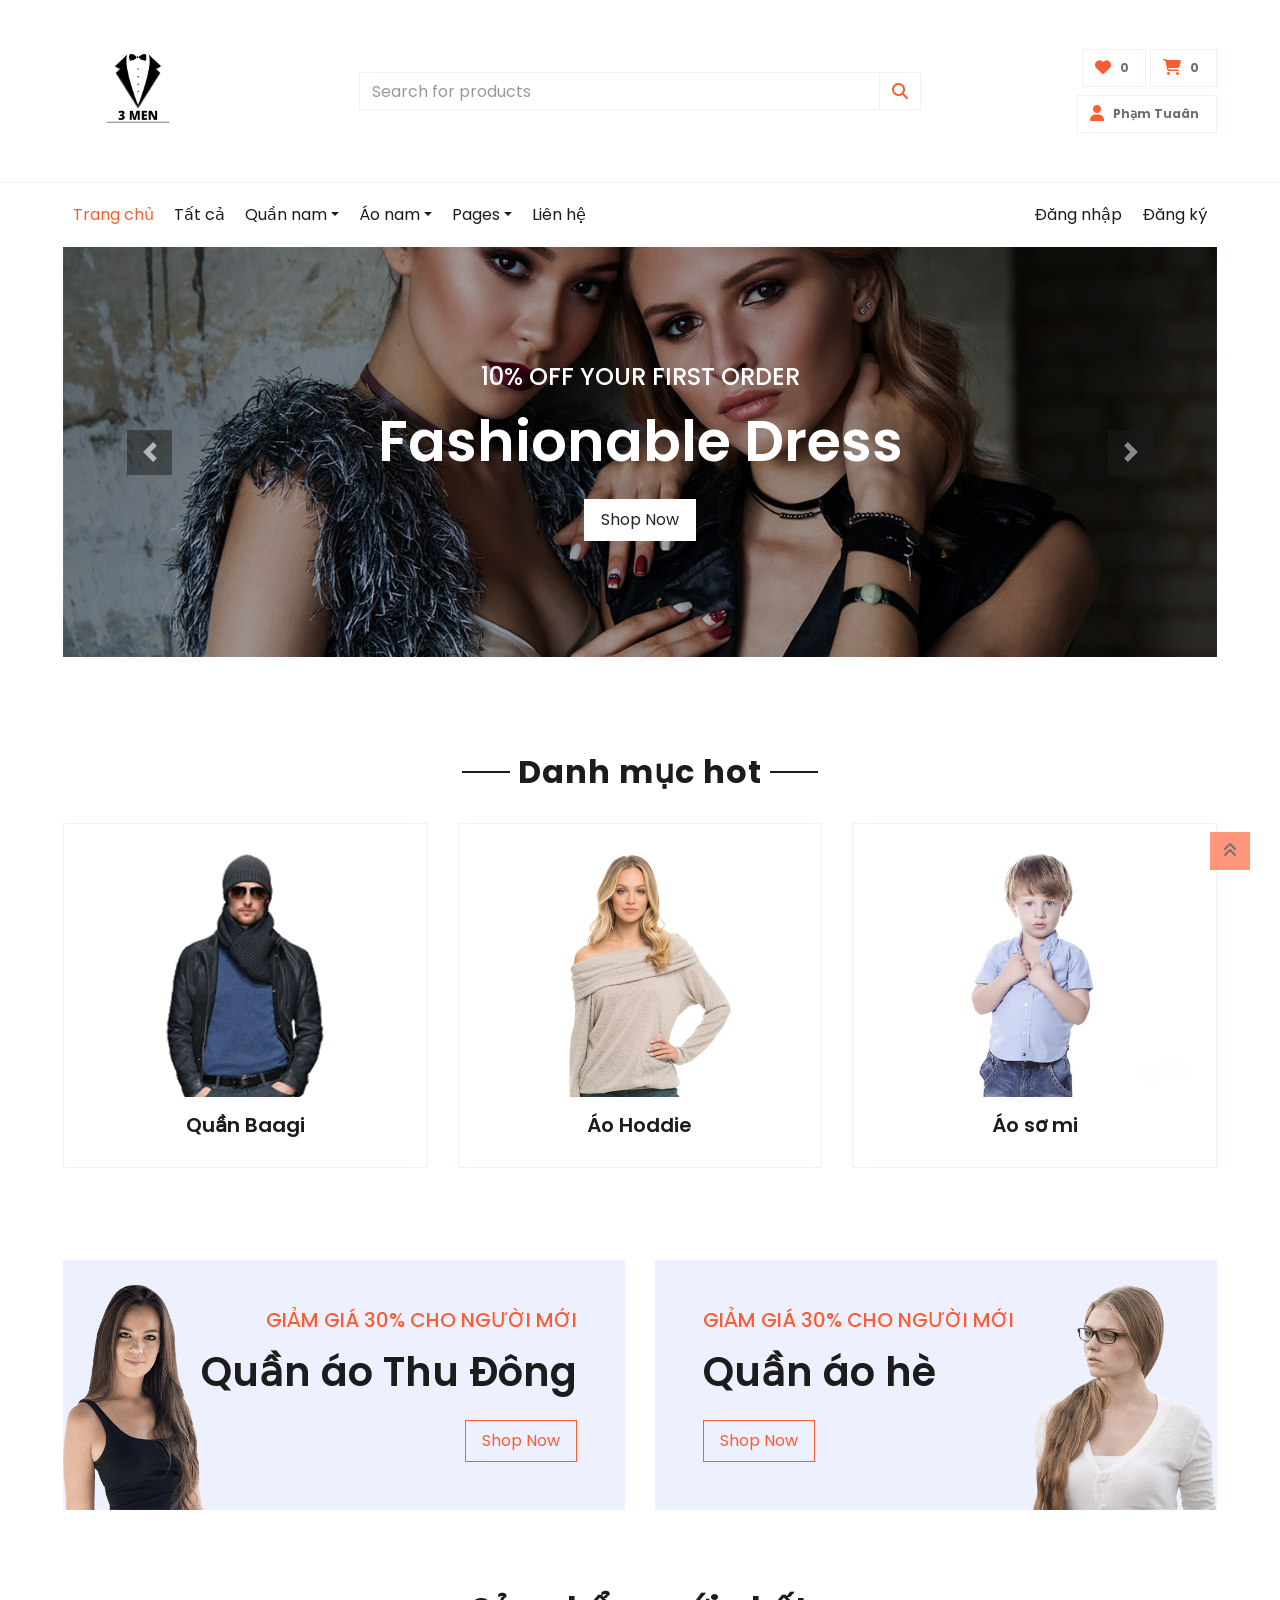
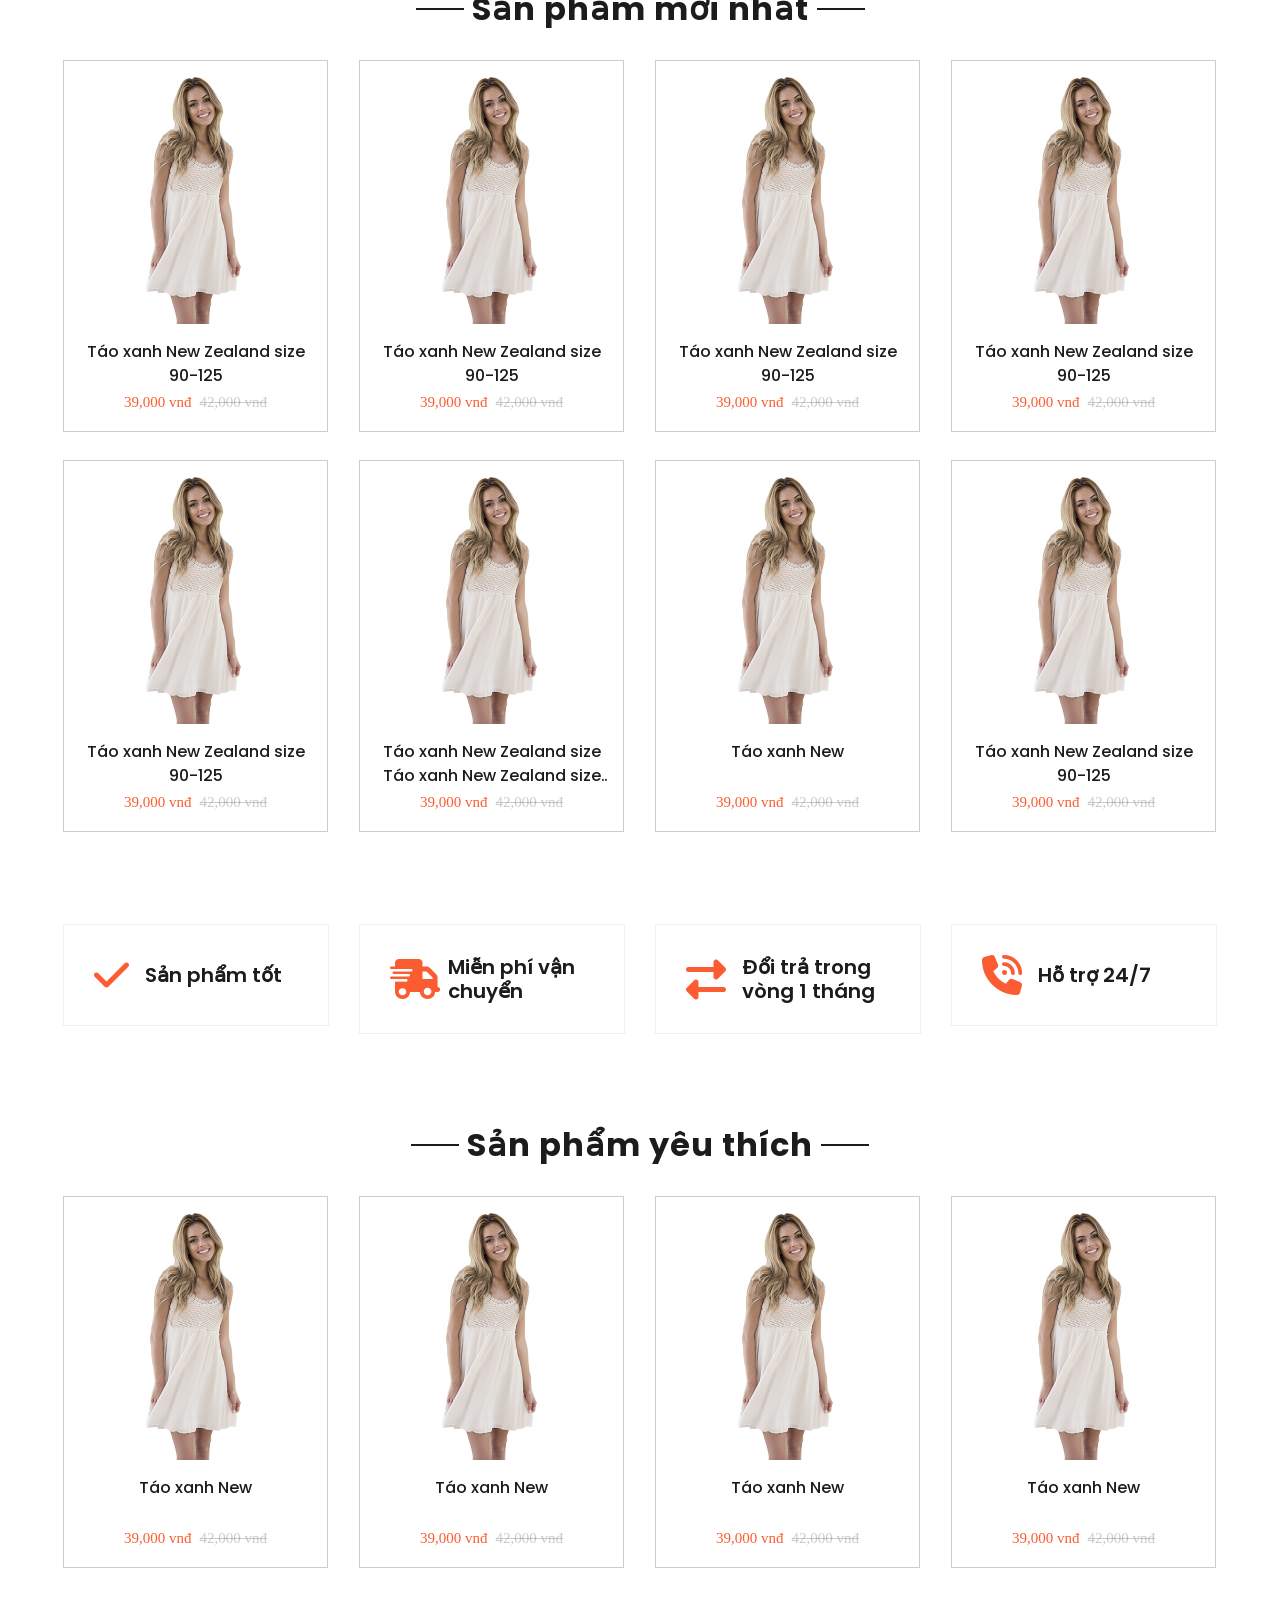
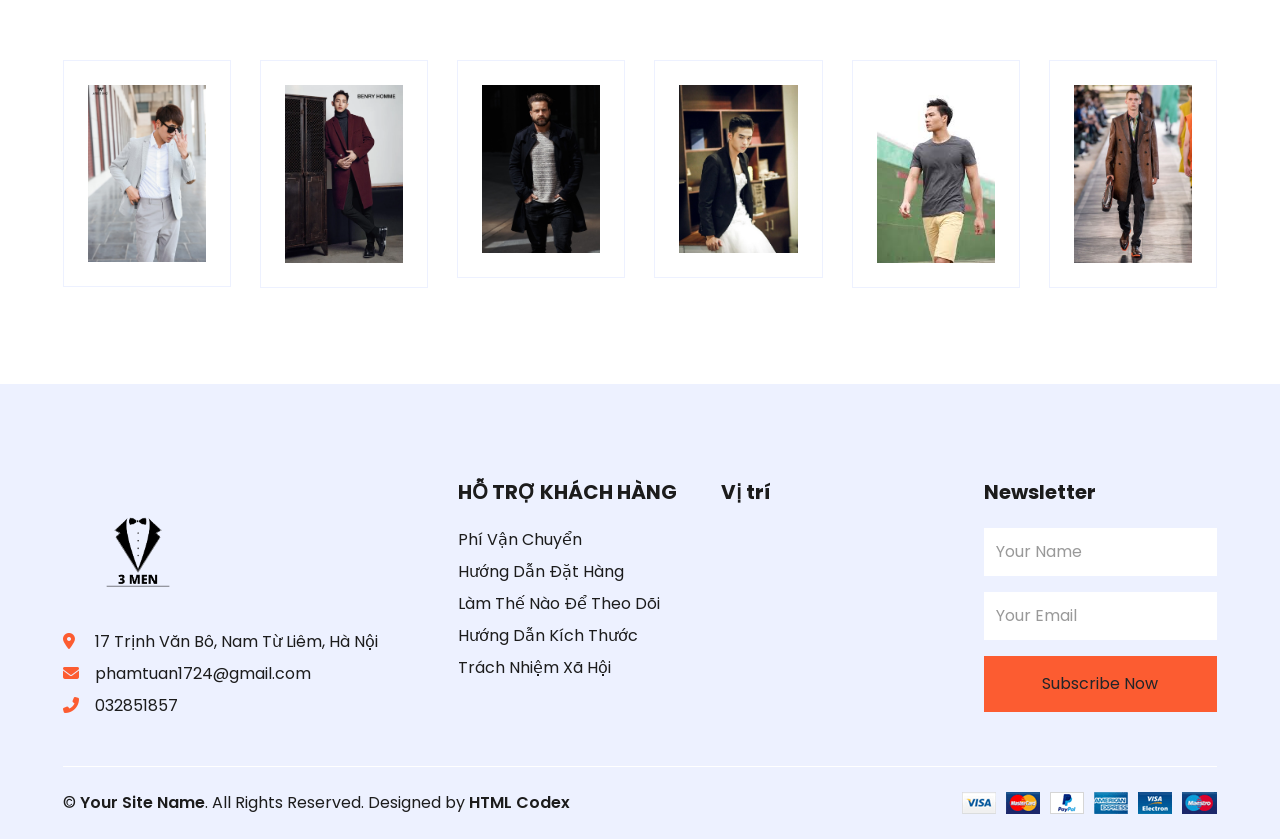
<file: index.html>
<!DOCTYPE html>
<html lang="en">
  <head>
    <meta charset="utf-8" />
    <title>EShopper - Bootstrap Shop Template</title>
    <meta content="width=device-width, initial-scale=1.0" name="viewport" />
    <meta content="Free HTML Templates" name="keywords" />
    <meta content="Free HTML Templates" name="description" />

    <!-- Favicon -->
    <link href="img/favicon.ico" rel="icon" />

    <!-- Google Web Fonts -->
    <link rel="preconnect" href="https://fonts.gstatic.com" />
    <link
      href="https://fonts.googleapis.com/css2?family=Poppins:wght@100;200;300;400;500;600;700;800;900&display=swap"
      rel="stylesheet"
    />

    <!-- Font Awesome -->
    <link
      rel="stylesheet"
      href="https://cdnjs.cloudflare.com/ajax/libs/font-awesome/6.4.2/css/all.min.css"
      integrity="sha512-z3gLpd7yknf1YoNbCzqRKc4qyor8gaKU1qmn+CShxbuBusANI9QpRohGBreCFkKxLhei6S9CQXFEbbKuqLg0DA=="
      crossorigin="anonymous"
      referrerpolicy="no-referrer"
    />

    <!-- Libraries Stylesheet -->
    <link href="lib/owlcarousel/assets/owl.carousel.min.css" rel="stylesheet" />

    <!-- Customized Bootstrap Stylesheet -->
    <link href="css/style.css" rel="stylesheet" />
  </head>

  <body>
    
    <!-- Topbar Start -->
    <div class="container-fluid">
      <div class="row align-items-center py-3 px-xl-5">
        <div class="col-lg-3 d-none d-lg-block">
          <a href="" class="text-decoration-none">
            <img src="img/logo.png" alt="" width="150" />
            <!-- <h1 class="m-0 display-5 font-weight-semi-bold"><span class="text-primary font-weight-bold border px-3 mr-1">E</span>Shopper</h1> -->
          </a>
        </div>
        <div class="col-lg-6 col-6 text-left">
          <form action="">
            <div class="input-group">
              <input
                type="text"
                class="form-control"
                placeholder="Search for products"
              />
              <div class="input-group-append">
                <span class="input-group-text bg-transparent text-primary">
                  <i class="fa fa-search"></i>
                </span>
              </div>
            </div>
          </form>
        </div>
        <div class="col-lg-3 col-6 text-right">
          <a href="" class="btn border">
            <i class="fas fa-heart text-primary"></i>
            <span class="badge">0</span>
          </a>
          <a href="" class="btn border">
            <i class="fas fa-shopping-cart text-primary"></i>
            <span class="badge">0</span>
          </a>
          <a href="" class="btn border mt-2">
            <i class="fa-solid fa-user text-primary"></i>
            <span class="badge">Phạm Tuaân</span>
          </a>
        </div>
      </div>
    </div>
    <!-- Topbar End -->

    <!-- Navbar Start -->
    <div class="container-fluid mb-5">
      <div class="row border-top px-xl-5">
        <div class="col-lg-12">
          <nav
            class="navbar navbar-expand-lg bg-light navbar-light py-3 py-lg-0 px-0"
          >
            <a href="" class="text-decoration-none d-block d-lg-none">
              <img src="img/logo.png" alt="" width="200" />
              <!-- <h1 class="m-0 display-5 font-weight-semi-bold"><span class="text-primary font-weight-bold border px-3 mr-1">E</span>Shopper</h1> -->
            </a>
            <button
              type="button"
              class="navbar-toggler"
              data-toggle="collapse"
              data-target="#navbarCollapse"
            >
              <span class="navbar-toggler-icon"></span>
            </button>
            <div
              class="collapse navbar-collapse justify-content-between"
              id="navbarCollapse"
            >
              <div class="navbar-nav mr-auto py-0">
                <a href="index.html" class="nav-item nav-link active"
                  >Trang chủ</a
                >
                <a href="shop.html" class="nav-item nav-link">Tất cả</a>

                <div class="nav-item dropdown">
                  <a
                    href="#"
                    class="nav-link dropdown-toggle"
                    data-toggle="dropdown"
                    >Quần nam</a
                  >
                  <div class="dropdown-menu rounded-0 m-0">
                    <a href="" class="dropdown-item">Quần caki</a>
                    <a href="" class="dropdown-item">Quần bagi</a>
                  </div>
                </div>
                <div class="nav-item dropdown">
                  <a
                    href="#"
                    class="nav-link dropdown-toggle"
                    data-toggle="dropdown"
                    >Áo nam</a
                  >
                  <div class="dropdown-menu rounded-0 m-0">
                    <a href="" class="dropdown-item">Áo Hoddie</a>
                    <a href="" class="dropdown-item">Áo Phông</a>
                  </div>
                </div>
                <div class="nav-item dropdown">
                  <a
                    href="#"
                    class="nav-link dropdown-toggle"
                    data-toggle="dropdown"
                    >Pages</a
                  >
                  <div class="dropdown-menu rounded-0 m-0">
                    <a href="cart.html" class="dropdown-item">Shopping Cart</a>
                    <a href="checkout.html" class="dropdown-item">Checkout</a>
                  </div>
                </div>
                <a href="contact.html" class="nav-item nav-link">Liên hệ</a>
              </div>
              <div class="navbar-nav ml-auto py-0">
                <a href="" class="nav-item nav-link">Đăng nhập</a>
                <a href="" class="nav-item nav-link">Đăng ký</a>
              </div>
            </div>
          </nav>
          <div id="header-carousel" class="carousel slide" data-ride="carousel">
            <div class="carousel-inner">
              <div class="carousel-item active" style="height: 410px">
                <img class="img-fluid" src="img/carousel-1.jpg" alt="Image" />
                <div
                  class="carousel-caption d-flex flex-column align-items-center justify-content-center"
                >
                  <div class="p-3" style="max-width: 700px">
                    <h4
                      class="text-light text-uppercase font-weight-medium mb-3"
                    >
                      10% Off Your First Order
                    </h4>
                    <h3 class="display-4 text-white font-weight-semi-bold mb-4">
                      Fashionable Dress
                    </h3>
                    <a href="" class="btn btn-light py-2 px-3">Shop Now</a>
                  </div>
                </div>
              </div>
              <div class="carousel-item" style="height: 410px">
                <img class="img-fluid" src="img/carousel-2.jpg" alt="Image" />
                <div
                  class="carousel-caption d-flex flex-column align-items-center justify-content-center"
                >
                  <div class="p-3" style="max-width: 700px">
                    <h4
                      class="text-light text-uppercase font-weight-medium mb-3"
                    >
                      10% Off Your First Order
                    </h4>
                    <h3 class="display-4 text-white font-weight-semi-bold mb-4">
                      Reasonable Price
                    </h3>
                    <a href="" class="btn btn-light py-2 px-3">Shop Now</a>
                  </div>
                </div>
              </div>
            </div>
            <a
              class="carousel-control-prev"
              href="#header-carousel"
              data-slide="prev"
            >
              <div class="btn btn-dark" style="width: 45px; height: 45px">
                <span class="carousel-control-prev-icon mb-n2"></span>
              </div>
            </a>
            <a
              class="carousel-control-next"
              href="#header-carousel"
              data-slide="next"
            >
              <div class="btn btn-dark" style="width: 45px; height: 45px">
                <span class="carousel-control-next-icon mb-n2"></span>
              </div>
            </a>
          </div>
        </div>
      </div>
    </div>
    <!-- Navbar End -->

    <!-- Featured End -->

    <!-- Categories Start -->
    <div class="container-fluid pt-5">
      <div class="text-center mb-4">
        <h2 class="section-title px-5">
          <span class="px-2">Danh mục hot</span>
        </h2>
      </div>
      <div class="row px-xl-5 pb-3">
        <div class="col-lg-4 col-md-6 pb-1">
          <div
            class="cat-item d-flex flex-column align-items-center border mb-4"
            style="padding: 30px"
          >
            <a href="" class="cat-img position-relative overflow-hidden mb-3">
              <img class="img-fluid" src="img/cat-1.jpg" alt="" />
            </a>
            <h5 class="font-weight-semi-bold m-0">Quần Baagi</h5>
          </div>
        </div>
        <div class="col-lg-4 col-md-6 pb-1">
          <div
            class="cat-item d-flex flex-column align-items-center border mb-4"
            style="padding: 30px"
          >
            <a href="" class="cat-img position-relative overflow-hidden mb-3">
              <img class="img-fluid" src="img/cat-2.jpg" alt="" />
            </a>
            <h5 class="font-weight-semi-bold m-0">Áo Hoddie</h5>
          </div>
        </div>
        <div class="col-lg-4 col-md-6 pb-1">
          <div
            class="cat-item d-flex flex-column align-items-center border mb-4"
            style="padding: 30px"
          >
            <a href="" class="cat-img position-relative overflow-hidden mb-3">
              <img class="img-fluid" src="img/cat-3.jpg" alt="" />
            </a>
            <h5 class="font-weight-semi-bold m-0">Áo sơ mi</h5>
          </div>
        </div>
      </div>
    </div>
    <!-- Categories End -->

    <!-- Offer Start -->
    <div class="container-fluid offer pt-5">
      <div class="row px-xl-5">
        <div class="col-md-6 pb-4">
          <div
            class="position-relative bg-secondary text-center text-md-right text-white mb-2 py-5 px-5"
          >
            <img src="img/offer-1.png" alt="" />
            <div class="position-relative" style="z-index: 1">
              <h5 class="text-uppercase text-primary mb-3">
                Giảm giá 30% cho người mới
              </h5>
              <h1 class="mb-4 font-weight-semi-bold">Quần áo Thu Đông</h1>
              <a href="" class="btn btn-outline-primary py-md-2 px-md-3"
                >Shop Now</a
              >
            </div>
          </div>
        </div>
        <div class="col-md-6 pb-4">
          <div
            class="position-relative bg-secondary text-center text-md-left text-white mb-2 py-5 px-5"
          >
            <img src="img/offer-2.png" alt="" />
            <div class="position-relative" style="z-index: 1">
              <h5 class="text-uppercase text-primary mb-3">
                Giảm giá 30% cho người mới
              </h5>
              <h1 class="mb-4 font-weight-semi-bold">Quần áo hè</h1>
              <a href="" class="btn btn-outline-primary py-md-2 px-md-3"
                >Shop Now</a
              >
            </div>
          </div>
        </div>
      </div>
    </div>
    <!-- Offer End -->

    <!-- Products Start -->
    <div class="container-fluid pt-5">
      <div class="text-center mb-4">
        <h2 class="section-title px-5">
          <span class="px-2">Sản phẩm mới nhất</span>
        </h2>
      </div>

      <div class="row px-xl-5 pb-3">
        <!-- mẫu  -->
        <div class="col-lg-3 col-md-6 col-sm-12 pb-1">
          <div class="card border-1 mb-4 box__child-items">
            <img src="img/product-1.jpg" alt="product" />
            <div class="product-name">
              <h6 class="m-3">Táo xanh New Zealand size 90-125</h6>
            </div>
            <div class="price">
              <p>39,000 vnđ</p>
              <del>42,000 vnđ</del>
            </div>
            <div class="hover">
              <div class="add">
                <div class="add__top">
                  <div class="add__top-icon">
                    <i class="fa-solid fa-eye"></i>
                  </div>
                  <div class="add__top-icon">
                    <i class="fa-sharp fa-solid fa-cart-shopping"></i>
                  </div>
                  <div class="add__top-icon">
                    <i class="fa-solid fa-arrows-spin"></i>
                  </div>
                </div>
                <div class="add__bottom">
                  <button
                    class="add__bottom-icon btn d-flex align-items-center"
                  >
                    <div><i class="fa-solid fa-bag-shopping"></i></div>
                    <p>ADD TO CART</p>
                  </button>
                </div>
              </div>
            </div>
          </div>
        </div>
        <!-- //mãu  -->
        <div class="col-lg-3 col-md-6 col-sm-12 pb-1">
          <div class="card border-1 mb-4 box__child-items">
            <img src="img/product-1.jpg" alt="product" />
            <div class="product-name">
              <h6 class="m-3">Táo xanh New Zealand size 90-125</h6>
            </div>
            <div class="price">
              <p>39,000 vnđ</p>
              <del>42,000 vnđ</del>
            </div>
            <div class="hover">
              <div class="add">
                <div class="add__top">
                  <a href="" class="add__top-icon">
                    <i class="fa-solid fa-eye"></i>
                  </a>
                  <a href="" class="add__top-icon">
                    <i class="fa-sharp fa-solid fa-cart-shopping"></i>
                  </a>
                  <a href="" class="add__top-icon">
                    <i class="fa-solid fa-arrows-spin"></i>
                  </a>
                </div>
                <div class="add__bottom">
                  <button class="add__bottom-icon btn">
                    <div><i class="fa-solid fa-bag-shopping"></i></div>
                    <p>ADD TO CART</p>
                  </button>
                </div>
              </div>
            </div>
          </div>
        </div>
        <!-- mâujjjjj -->
        <div class="col-lg-3 col-md-6 col-sm-12 pb-1">
          <div class="card border-1 mb-4 box__child-items">
            <img src="img/product-1.jpg" alt="product" />
            <div class="product-name">
              <h6 class="m-3">Táo xanh New Zealand size 90-125</h6>
            </div>
            <div class="price">
              <p>39,000 vnđ</p>
              <del>42,000 vnđ</del>
            </div>
            <div class="hover">
              <div class="add">
                <div class="add__top">
                  <div class="add__top-icon">
                    <i class="fa-solid fa-eye"></i>
                  </div>
                  <div class="add__top-icon">
                    <i class="fa-sharp fa-solid fa-cart-shopping"></i>
                  </div>
                  <div class="add__top-icon">
                    <i class="fa-solid fa-arrows-spin"></i>
                  </div>
                </div>
                <div class="add__bottom">
                  <button class="add__bottom-icon btn">
                    <div><i class="fa-solid fa-bag-shopping"></i></div>
                    <p>ADD TO CART</p>
                  </button>
                </div>
              </div>
            </div>
          </div>
        </div>
        <div class="col-lg-3 col-md-6 col-sm-12 pb-1">
          <div class="card border-1 mb-4 box__child-items">
            <img src="img/product-1.jpg" alt="product" />
            <div class="product-name">
              <h6 class="m-3">Táo xanh New Zealand size 90-125</h6>
            </div>
            <div class="price">
              <p>39,000 vnđ</p>
              <del>42,000 vnđ</del>
            </div>
            <div class="hover">
              <div class="add">
                <div class="add__top">
                  <div class="add__top-icon">
                    <i class="fa-solid fa-eye"></i>
                  </div>
                  <div class="add__top-icon">
                    <i class="fa-sharp fa-solid fa-cart-shopping"></i>
                  </div>
                  <div class="add__top-icon">
                    <i class="fa-solid fa-arrows-spin"></i>
                  </div>
                </div>
                <div class="add__bottom">
                  <button class="add__bottom-icon btn">
                    <div><i class="fa-solid fa-bag-shopping"></i></div>
                    <p>ADD TO CART</p>
                  </button>
                </div>
              </div>
            </div>
          </div>
        </div>
        <div class="col-lg-3 col-md-6 col-sm-12 pb-1">
          <div class="card border-1 mb-4 box__child-items">
            <img src="img/product-1.jpg" alt="product" />
            <div class="product-name">
              <h6 class="m-3">Táo xanh New Zealand size 90-125</h6>
            </div>
            <div class="price">
              <p>39,000 vnđ</p>
              <del>42,000 vnđ</del>
            </div>
            <div class="hover">
              <div class="add">
                <div class="add__top">
                  <div class="add__top-icon">
                    <i class="fa-solid fa-eye"></i>
                  </div>
                  <div class="add__top-icon">
                    <i class="fa-sharp fa-solid fa-cart-shopping"></i>
                  </div>
                  <div class="add__top-icon">
                    <i class="fa-solid fa-arrows-spin"></i>
                  </div>
                </div>
                <div class="add__bottom">
                  <button class="add__bottom-icon btn">
                    <div><i class="fa-solid fa-bag-shopping"></i></div>
                    <p>ADD TO CART</p>
                  </button>
                </div>
              </div>
            </div>
          </div>
        </div>
        <div class="col-lg-3 col-md-6 col-sm-12 pb-1">
          <div class="card border-1 mb-4 box__child-items">
            <img src="img/product-1.jpg" alt="product" />
            <div class="product-name">
              <h6 class="m-3">
                Táo xanh New Zealand size Táo xanh New Zealand size Táo xanh New
                Zealand size Táo xanh New Zealand size Táo xanh New Zealand size
              </h6>
            </div>
            <div class="price">
              <p>39,000 vnđ</p>
              <del>42,000 vnđ</del>
            </div>
            <div class="hover">
              <div class="add">
                <div class="add__top">
                  <div class="add__top-icon">
                    <i class="fa-solid fa-eye"></i>
                  </div>
                  <div class="add__top-icon">
                    <i class="fa-sharp fa-solid fa-cart-shopping"></i>
                  </div>
                  <div class="add__top-icon">
                    <i class="fa-solid fa-arrows-spin"></i>
                  </div>
                </div>
                <div class="add__bottom">
                  <button class="add__bottom-icon btn">
                    <div><i class="fa-solid fa-bag-shopping"></i></div>
                    <p>ADD TO CART</p>
                  </button>
                </div>
              </div>
            </div>
          </div>
        </div>
        <div class="col-lg-3 col-md-6 col-sm-12 pb-1">
          <div class="card border-1 mb-4 box__child-items">
            <img src="img/product-1.jpg" alt="product" />
            <div class="product-name">
              <h6 class="m-3">Táo xanh New</h6>
            </div>
            <div class="price">
              <p>39,000 vnđ</p>
              <del>42,000 vnđ</del>
            </div>
            <div class="hover">
              <div class="add">
                <div class="add__top">
                  <div class="add__top-icon">
                    <i class="fa-solid fa-eye"></i>
                  </div>
                  <div class="add__top-icon">
                    <i class="fa-sharp fa-solid fa-cart-shopping"></i>
                  </div>
                  <div class="add__top-icon">
                    <i class="fa-solid fa-arrows-spin"></i>
                  </div>
                </div>
                <div class="add__bottom">
                  <button class="add__bottom-icon btn">
                    <div><i class="fa-solid fa-bag-shopping"></i></div>
                    <p>ADD TO CART</p>
                  </button>
                </div>
              </div>
            </div>
          </div>
        </div>
        <div class="col-lg-3 col-md-6 col-sm-12 pb-1">
          <div class="card border-1 mb-4 box__child-items">
            <img src="img/product-1.jpg" alt="product" />
            <div class="product-name">
              <h6 class="m-3">Táo xanh New Zealand size 90-125</h6>
            </div>
            <div class="price">
              <p>39,000 vnđ</p>
              <del>42,000 vnđ</del>
            </div>
            <div class="hover">
              <div class="add">
                <div class="add__top">
                  <div class="add__top-icon">
                    <i class="fa-solid fa-eye"></i>
                  </div>
                  <div class="add__top-icon">
                    <i class="fa-sharp fa-solid fa-cart-shopping"></i>
                  </div>
                  <div class="add__top-icon">
                    <i class="fa-solid fa-arrows-spin"></i>
                  </div>
                </div>
                <div class="add__bottom">
                  <button class="add__bottom-icon btn">
                    <div><i class="fa-solid fa-bag-shopping"></i></div>
                    <p>ADD TO CART</p>
                  </button>
                </div>
              </div>
            </div>
          </div>
        </div>
      </div>
    </div>
    <!-- Products End -->
    <!-- Featured Start -->
    <div class="container-fluid pt-5">
      <div class="row px-xl-5 pb-3">
        <div class="col-lg-3 col-md-6 col-sm-12 pb-1">
          <div
            class="d-flex align-items-center border mb-4"
            style="padding: 30px"
          >
            <h1 class="fa fa-check text-primary m-0 mr-3"></h1>
            <h5 class="font-weight-semi-bold m-0">Sản phẩm tốt</h5>
          </div>
        </div>
        <div class="col-lg-3 col-md-6 col-sm-12 pb-1">
          <div
            class="d-flex align-items-center border mb-4"
            style="padding: 30px"
          >
            <h1 class="fa fa-shipping-fast text-primary m-0 mr-2"></h1>
            <h5 class="font-weight-semi-bold m-0">Miễn phí vận chuyển</h5>
          </div>
        </div>
        <div class="col-lg-3 col-md-6 col-sm-12 pb-1">
          <div
            class="d-flex align-items-center border mb-4"
            style="padding: 30px"
          >
            <h1 class="fas fa-exchange-alt text-primary m-0 mr-3"></h1>
            <h5 class="font-weight-semi-bold m-0">
              Đổi trả trong vòng 1 tháng
            </h5>
          </div>
        </div>
        <div class="col-lg-3 col-md-6 col-sm-12 pb-1">
          <div
            class="d-flex align-items-center border mb-4"
            style="padding: 30px"
          >
            <h1 class="fa fa-phone-volume text-primary m-0 mr-3"></h1>
            <h5 class="font-weight-semi-bold m-0">Hỗ trợ 24/7</h5>
          </div>
        </div>
      </div>
    </div>

    <!-- Products Start -->
    <div class="container-fluid pt-5">
      <div class="text-center mb-4">
        <h2 class="section-title px-5">
          <span class="px-2">Sản phẩm yêu thích</span>
        </h2>
      </div>
      <div class="row px-xl-5 pb-3">
        <div class="col-lg-3 col-md-6 col-sm-12 pb-1">
          <div class="card border-1 mb-4 box__child-items">
            <img src="img/product-1.jpg" alt="product" />
            <div class="product-name">
              <h6 class="m-3">Táo xanh New</h6>
            </div>
            <div class="price">
              <p>39,000 vnđ</p>
              <del>42,000 vnđ</del>
            </div>
            <div class="hover">
              <div class="add">
                <div class="add__top">
                  <div class="add__top-icon">
                    <i class="fa-solid fa-eye"></i>
                  </div>
                  <div class="add__top-icon">
                    <i class="fa-sharp fa-solid fa-cart-shopping"></i>
                  </div>
                  <div class="add__top-icon">
                    <i class="fa-solid fa-arrows-spin"></i>
                  </div>
                </div>
                <div class="add__bottom">
                  <button class="add__bottom-icon btn">
                    <div><i class="fa-solid fa-bag-shopping"></i></div>
                    <p>ADD TO CART</p>
                  </button>
                </div>
              </div>
            </div>
          </div>
        </div>
        <div class="col-lg-3 col-md-6 col-sm-12 pb-1">
          <div class="card border-1 mb-4 box__child-items">
            <img src="img/product-1.jpg" alt="product" />
            <div class="product-name">
              <h6 class="m-3">Táo xanh New</h6>
            </div>
            <div class="price">
              <p>39,000 vnđ</p>
              <del>42,000 vnđ</del>
            </div>
            <div class="hover">
              <div class="add">
                <div class="add__top">
                  <div class="add__top-icon">
                    <i class="fa-solid fa-eye"></i>
                  </div>
                  <div class="add__top-icon">
                    <i class="fa-sharp fa-solid fa-cart-shopping"></i>
                  </div>
                  <div class="add__top-icon">
                    <i class="fa-solid fa-arrows-spin"></i>
                  </div>
                </div>
                <div class="add__bottom">
                  <button class="add__bottom-icon btn">
                    <div><i class="fa-solid fa-bag-shopping"></i></div>
                    <p>ADD TO CART</p>
                  </button>
                </div>
              </div>
            </div>
          </div>
        </div>
        <div class="col-lg-3 col-md-6 col-sm-12 pb-1">
          <div class="card border-1 mb-4 box__child-items">
            <img src="img/product-1.jpg" alt="product" />
            <div class="product-name">
              <h6 class="m-3">Táo xanh New</h6>
            </div>
            <div class="price">
              <p>39,000 vnđ</p>
              <del>42,000 vnđ</del>
            </div>
            <div class="hover">
              <div class="add">
                <div class="add__top">
                  <div class="add__top-icon">
                    <i class="fa-solid fa-eye"></i>
                  </div>
                  <div class="add__top-icon">
                    <i class="fa-sharp fa-solid fa-cart-shopping"></i>
                  </div>
                  <div class="add__top-icon">
                    <i class="fa-solid fa-arrows-spin"></i>
                  </div>
                </div>
                <div class="add__bottom">
                  <button class="add__bottom-icon btn">
                    <div><i class="fa-solid fa-bag-shopping"></i></div>
                    <p>ADD TO CART</p>
                  </button>
                </div>
              </div>
            </div>
          </div>
        </div>
        <div class="col-lg-3 col-md-6 col-sm-12 pb-1">
          <div class="card border-1 mb-4 box__child-items">
            <img src="img/product-1.jpg" alt="product" />
            <div class="product-name">
              <h6 class="m-3">Táo xanh New</h6>
            </div>
            <div class="price">
              <p>39,000 vnđ</p>
              <del>42,000 vnđ</del>
            </div>
            <div class="hover">
              <div class="add">
                <div class="add__top">
                  <div class="add__top-icon">
                    <i class="fa-solid fa-eye"></i>
                  </div>
                  <div class="add__top-icon">
                    <i class="fa-sharp fa-solid fa-cart-shopping"></i>
                  </div>
                  <div class="add__top-icon">
                    <i class="fa-solid fa-arrows-spin"></i>
                  </div>
                </div>
                <div class="add__bottom">
                  <button class="add__bottom-icon btn">
                    <div><i class="fa-solid fa-bag-shopping"></i></div>
                    <p>ADD TO CART</p>
                  </button>
                </div>
              </div>
            </div>
          </div>
        </div>
      </div>
    </div>
    <!-- Products End -->

    <!-- Vendor Start -->
    <div class="container-fluid py-5">
      <div class="row px-xl-5">
        <div class="col">
          <div class="owl-carousel vendor-carousel">
            <div class="vendor-item border p-4">
              <img src="img/mẫu ảnh 1.jpg" alt="" />
            </div>
            <div class="vendor-item border p-4">
              <img src="img/mẫu ảnh 2.webp" alt="" />
            </div>
            <div class="vendor-item border p-4">
              <img src="img/mẫu ảnh 3.jpg" alt="" />
            </div>
            <div class="vendor-item border p-4">
              <img src="img/mẫu ảnh 4.jpg" alt="" />
            </div>
            <div class="vendor-item border p-4">
              <img src="img/mẫu ảnh 5.jfif" alt="" />
            </div>
            <div class="vendor-item border p-4">
              <img src="img/mẫu ảnh 6.jpg" alt="" />
            </div>
            <div class="vendor-item border p-4">
              <img src="img/mẫu ảnh 7.jpg" alt="" />
            </div>
          </div>
        </div>
      </div>
    </div>
    <!-- Vendor End -->

    <!-- Footer Start -->
    <div class="container-fluid bg-secondary text-dark mt-5 pt-5">
      <div class="row px-xl-5 pt-5">
        <div class="col-lg-4 col-md-12 mb-5 pr-3 pr-xl-5">
          <a href="" class="text-decoration-none">
            <img src="img/logo.png" alt="" width="150" />
            <!-- <h1 class="mb-4 display-5 font-weight-semi-bold"><span class="text-primary font-weight-bold border border-white px-3 mr-1">E</span>Shopper</h1> -->
          </a>

          <p class="mb-2">
            <i class="fa fa-map-marker-alt text-primary mr-3"></i> 17 Trịnh Văn
            Bô, Nam Từ Liêm, Hà Nội
          </p>
          <p class="mb-2">
            <i class="fa fa-envelope text-primary mr-3"></i
            >phamtuan1724@gmail.com
          </p>
          <p class="mb-0">
            <i class="fa fa-phone-alt text-primary mr-3"></i>032851857
          </p>
        </div>
        <div class="col-lg-8 col-md-12">
          <div class="row">
            <div class="col-md-4 mb-5">
              <h5 class="font-weight-bold text-dark mb-4">HỖ TRỢ KHÁCH HÀNG</h5>
              <div class="d-flex flex-column justify-content-start">
                <p class="text-dark mb-2">Phí Vận Chuyển</p>
                <p class="text-dark mb-2">Hướng Dẫn Đặt Hàng</p>
                <p class="text-dark mb-2">Làm Thế Nào Để Theo Dõi</p>
                <p class="text-dark mb-2">Hướng Dẫn Kích Thước</p>
                <p class="text-dark mb-2">Trách Nhiệm Xã Hội</p>
              </div>
            </div>
            <div class="col-md-4 mb-5">
              <h5 class="font-weight-bold text-dark mb-4">Vị trí</h5>
              <iframe
                src="https://www.google.com/maps/embed?pb=!1m18!1m12!1m3!1d3723.835352125542!2d105.72923707352393!3d21.039272987420794!2m3!1f0!2f0!3f0!3m2!1i1024!2i768!4f13.1!3m3!1m2!1s0x31345550b525aa03%3A0x3fdefc40f69a023a!2zQ2FvIMSR4bqzbmcgRlBUIFBo4buRIFRy4buLbmggVsSDbiBCw7QgLCBQaMaw4budbmcgUGjGsMahbmcgQ2FuaCAsIHF14bqtbiBU4burIExpw6pt!5e0!3m2!1svi!2s!4v1699468426361!5m2!1svi!2s"
                width="200"
                height="150"
                style="border: 0"
                allowfullscreen=""
                loading="lazy"
                referrerpolicy="no-referrer-when-downgrade"
              ></iframe>
            </div>
            <div class="col-md-4 mb-5">
              <h5 class="font-weight-bold text-dark mb-4">Newsletter</h5>
              <form action="">
                <div class="form-group">
                  <input
                    type="text"
                    class="form-control border-0 py-4"
                    placeholder="Your Name"
                    required="required"
                  />
                </div>
                <div class="form-group">
                  <input
                    type="email"
                    class="form-control border-0 py-4"
                    placeholder="Your Email"
                    required="required"
                  />
                </div>
                <div>
                  <button
                    class="btn btn-primary btn-block border-0 py-3"
                    type="submit"
                  >
                    Subscribe Now
                  </button>
                </div>
              </form>
            </div>
          </div>
        </div>
      </div>
      <div class="row border-top border-light mx-xl-5 py-4">
        <div class="col-md-6 px-xl-0">
          <p class="mb-md-0 text-center text-md-left text-dark">
            &copy;
            <a class="text-dark font-weight-semi-bold" href="#"
              >Your Site Name</a
            >. All Rights Reserved. Designed by
            <a
              class="text-dark font-weight-semi-bold"
              href="https://htmlcodex.com"
              >HTML Codex</a
            >
          </p>
        </div>
        <div class="col-md-6 px-xl-0 text-center text-md-right">
          <img class="img-fluid" src="img/payments.png" alt="" />
        </div>
      </div>
    </div>
    <!-- Footer End -->

    <!-- Back to Top -->
    <a href="#" class="btn btn-primary back-to-top"
      ><i class="fa fa-angle-double-up"></i
    ></a>

    <!-- JavaScript Libraries -->
    <script src="https://code.jquery.com/jquery-3.4.1.min.js"></script>
    <script src="https://stackpath.bootstrapcdn.com/bootstrap/4.4.1/js/bootstrap.bundle.min.js"></script>
    <script src="lib/easing/easing.min.js"></script>
    <script src="lib/owlcarousel/owl.carousel.min.js"></script>

    <!-- Contact Javascript File -->
    <script src="mail/jqBootstrapValidation.min.js"></script>
    <script src="mail/contact.js"></script>

    <!-- Template Javascript -->
    <script src="js/main.js"></script>
  </body>
</html>
</file>
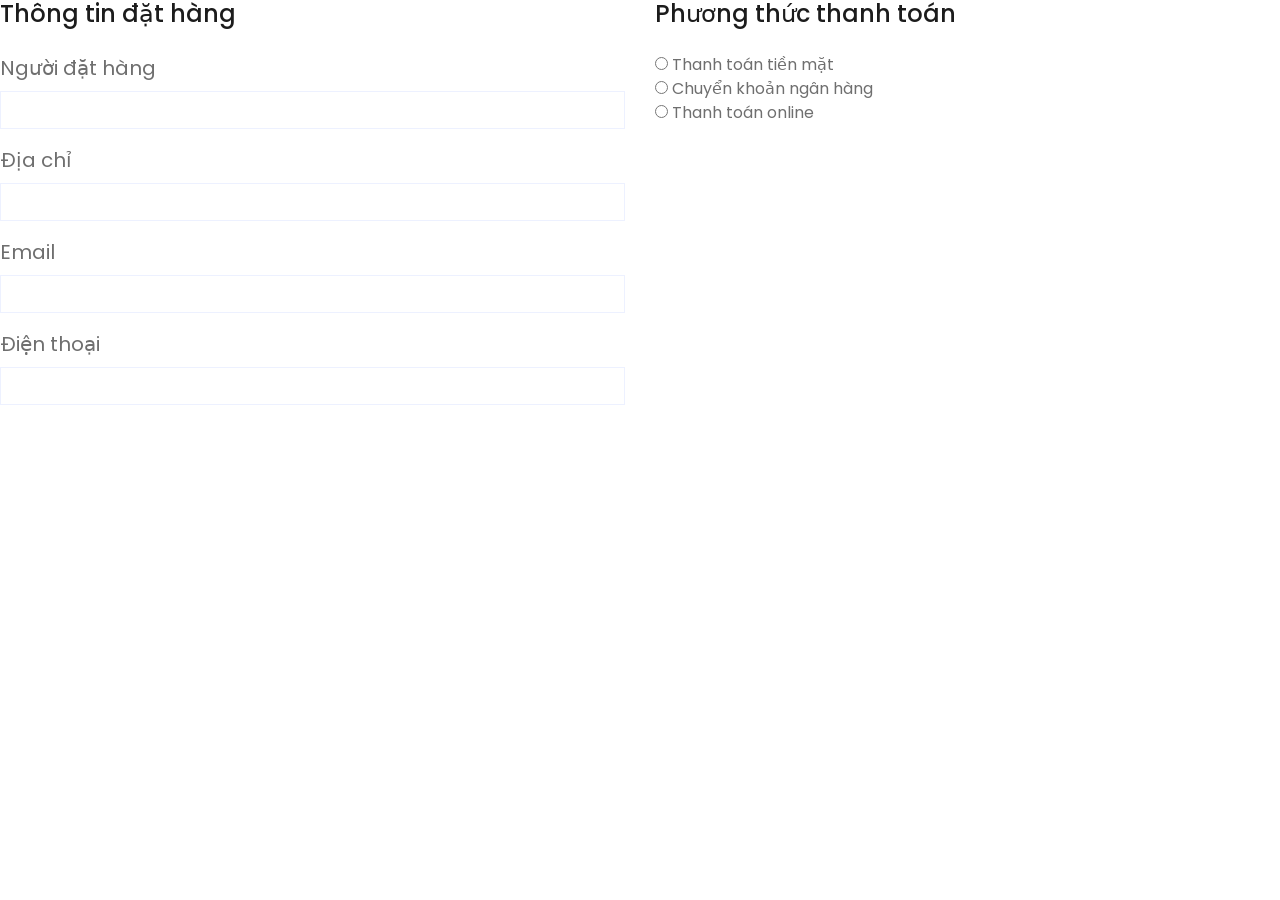
<file: bill.html>
<!DOCTYPE html>
<html lang="en">
  <head>
    <meta charset="utf-8" />
    <title>EShopper - Bootstrap Shop Template</title>
    <meta content="width=device-width, initial-scale=1.0" name="viewport" />
    <meta content="Free HTML Templates" name="keywords" />
    <meta content="Free HTML Templates" name="description" />

    <!-- Favicon -->
    <link href="img/favicon.ico" rel="icon" />

    <!-- Google Web Fonts -->
    <link rel="preconnect" href="https://fonts.gstatic.com" />
    <link
      href="https://fonts.googleapis.com/css2?family=Poppins:wght@100;200;300;400;500;600;700;800;900&display=swap"
      rel="stylesheet"
    />

    <!-- Font Awesome -->
    <link
      href="https://cdnjs.cloudflare.com/ajax/libs/font-awesome/5.10.0/css/all.min.css"
      rel="stylesheet"
    />

    <!-- Libraries Stylesheet -->
    <link href="lib/owlcarousel/assets/owl.carousel.min.css" rel="stylesheet" />

    <!-- Customized Bootstrap Stylesheet -->
    <link href="css/style.css" rel="stylesheet" />
  </head>

  <body>
    <div class="row">
      <div class="col-md-6">
        <h4 class="mb-4">Thông tin đặt hàng</h4>
        <form action="">
          <div class="form-group">
            <label for="name">Người đặt hàng</label>
            <input type="text" class="form-control" id="name" />
          </div>
          <div class="form-group">
            <label for="name">Địa chỉ </label>
            <input type="text" class="form-control" id="name" />
          </div>
          <div class="form-group">
            <label for="name">Email </label>
            <input type="text" class="form-control" id="name" />
          </div>
          <div class="form-group">
            <label for="name">Điện thoại</label>
            <input type="text" class="form-control" id="name" />
          </div>
        </form>
      </div>
      <div class="col-md-6">
        <h4 class="mb-4">Phương thức thanh toán</h4>
        <form>
          <input type="radio" name="thanhtoan" id="" /> Thanh toán tiền mặt <br />
          <input type="radio" name="thanhtoan" id="" /> Chuyển khoản ngân hàng <br />
          <input type="radio" name="thanhtoan" id="" /> Thanh toán online
        </form>
      </div>
    </div>
    <!-- Back to Top -->
    <a href="#" class="btn btn-primary back-to-top"
      ><i class="fa fa-angle-double-up"></i
    ></a>

    <!-- JavaScript Libraries -->
    <script src="https://code.jquery.com/jquery-3.4.1.min.js"></script>
    <script src="https://stackpath.bootstrapcdn.com/bootstrap/4.4.1/js/bootstrap.bundle.min.js"></script>
    <script src="lib/easing/easing.min.js"></script>
    <script src="lib/owlcarousel/owl.carousel.min.js"></script>

    <!-- Contact Javascript File -->
    <script src="mail/jqBootstrapValidation.min.js"></script>
    <script src="mail/contact.js"></script>

    <!-- Template Javascript -->
    <script src="js/main.js"></script>
  </body>
</html>
</file>
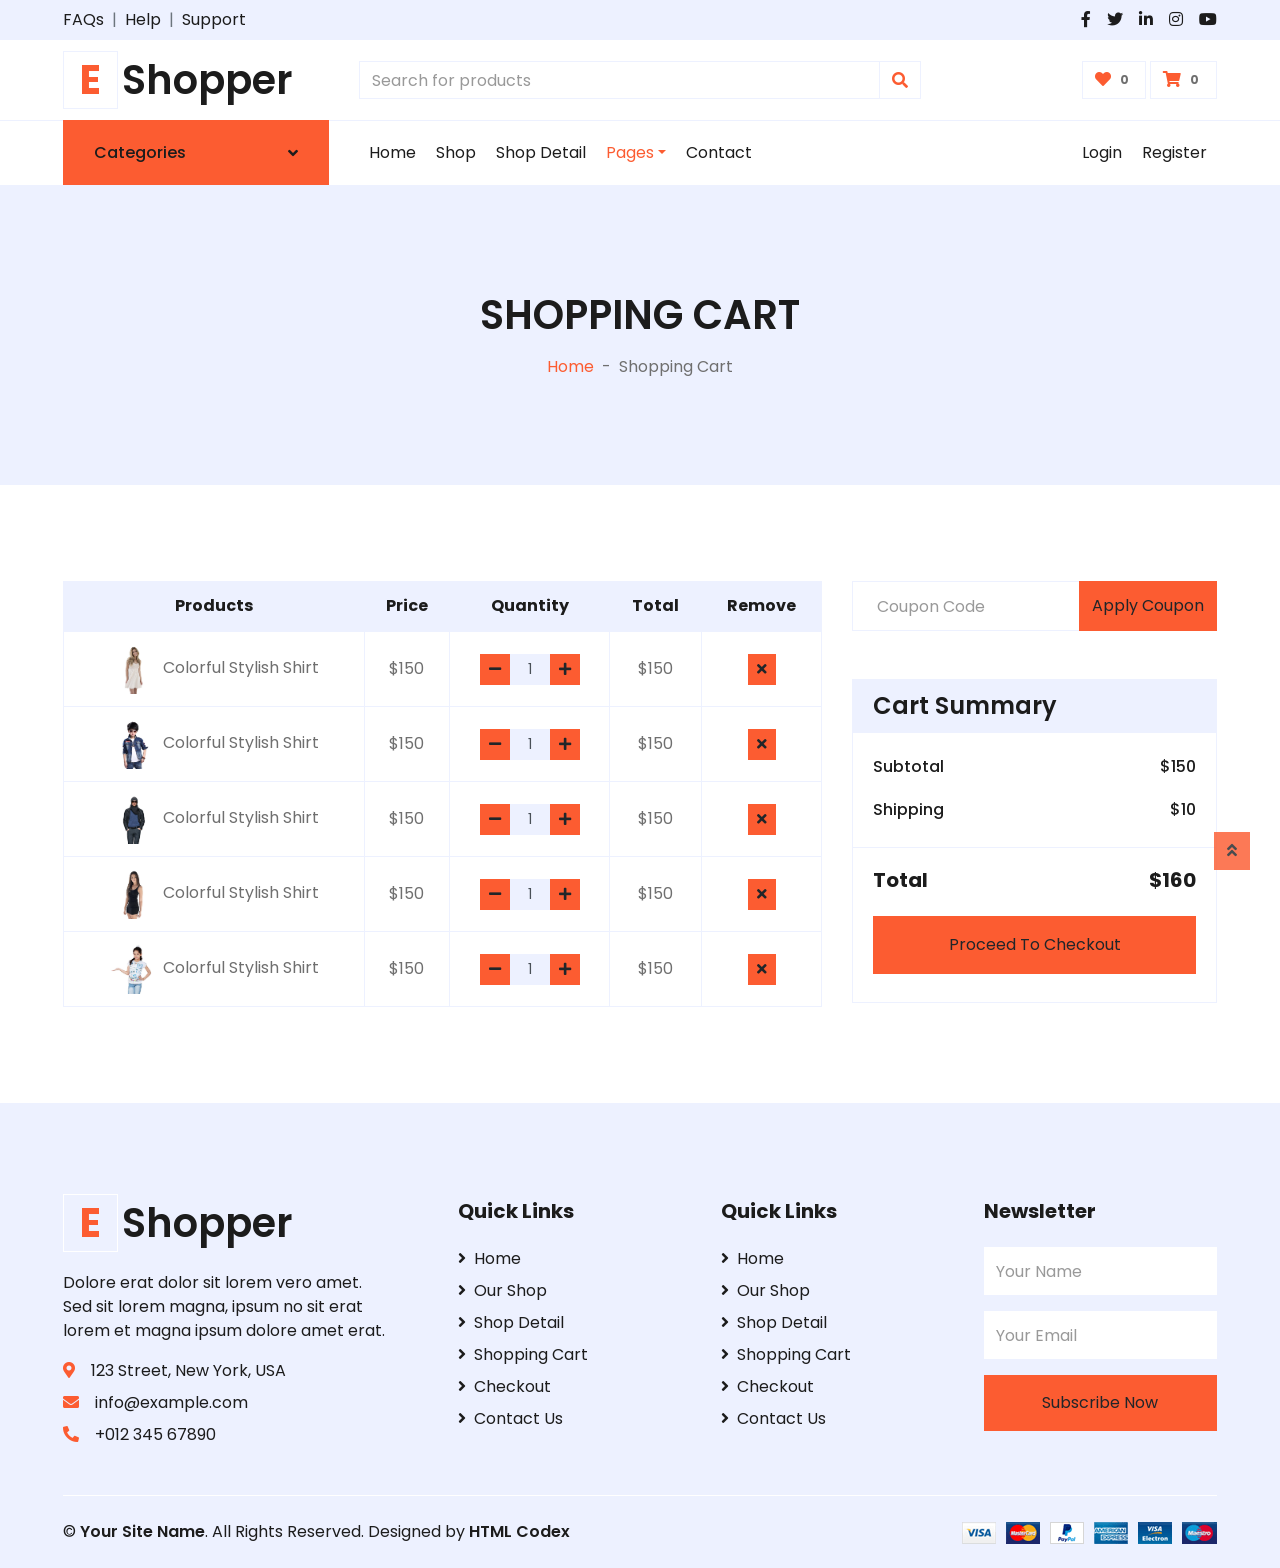
<file: cart.html>
<!DOCTYPE html>
<html lang="en">

<head>
    <meta charset="utf-8">
    <title>EShopper - Bootstrap Shop Template</title>
    <meta content="width=device-width, initial-scale=1.0" name="viewport">
    <meta content="Free HTML Templates" name="keywords">
    <meta content="Free HTML Templates" name="description">

    <!-- Favicon -->
    <link href="img/favicon.ico" rel="icon">

    <!-- Google Web Fonts -->
    <link rel="preconnect" href="https://fonts.gstatic.com">
    <link href="https://fonts.googleapis.com/css2?family=Poppins:wght@100;200;300;400;500;600;700;800;900&display=swap" rel="stylesheet"> 

    <!-- Font Awesome -->
    <link href="https://cdnjs.cloudflare.com/ajax/libs/font-awesome/5.10.0/css/all.min.css" rel="stylesheet">

    <!-- Libraries Stylesheet -->
    <link href="lib/owlcarousel/assets/owl.carousel.min.css" rel="stylesheet">

    <!-- Customized Bootstrap Stylesheet -->
    <link href="css/style.css" rel="stylesheet">
</head>

<body>
    <!-- Topbar Start -->
    
    <div class="container-fluid">
        <div class="row bg-secondary py-2 px-xl-5">
            <div class="col-lg-6 d-none d-lg-block">
                <div class="d-inline-flex align-items-center">
                    <a class="text-dark" href="">FAQs</a>
                    <span class="text-muted px-2">|</span>
                    <a class="text-dark" href="">Help</a>
                    <span class="text-muted px-2">|</span>
                    <a class="text-dark" href="">Support</a>
                </div>
            </div>
            <div class="col-lg-6 text-center text-lg-right">
                <div class="d-inline-flex align-items-center">
                    <a class="text-dark px-2" href="">
                        <i class="fab fa-facebook-f"></i>
                    </a>
                    <a class="text-dark px-2" href="">
                        <i class="fab fa-twitter"></i>
                    </a>
                    <a class="text-dark px-2" href="">
                        <i class="fab fa-linkedin-in"></i>
                    </a>
                    <a class="text-dark px-2" href="">
                        <i class="fab fa-instagram"></i>
                    </a>
                    <a class="text-dark pl-2" href="">
                        <i class="fab fa-youtube"></i>
                    </a>
                </div>
            </div>
        </div>
        <div class="row align-items-center py-3 px-xl-5">
            <div class="col-lg-3 d-none d-lg-block">
                <a href="" class="text-decoration-none">
                    <h1 class="m-0 display-5 font-weight-semi-bold"><span class="text-primary font-weight-bold border px-3 mr-1">E</span>Shopper</h1>
                </a>
            </div>
            <div class="col-lg-6 col-6 text-left">
                <form action="">
                    <div class="input-group">
                        <input type="text" class="form-control" placeholder="Search for products">
                        <div class="input-group-append">
                            <span class="input-group-text bg-transparent text-primary">
                                <i class="fa fa-search"></i>
                            </span>
                        </div>
                    </div>
                </form>
            </div>
            <div class="col-lg-3 col-6 text-right">
                <a href="" class="btn border">
                    <i class="fas fa-heart text-primary"></i>
                    <span class="badge">0</span>
                </a>
                <a href="" class="btn border">
                    <i class="fas fa-shopping-cart text-primary"></i>
                    <span class="badge">0</span>
                </a>
            </div>
        </div>
    </div>
    <!-- Topbar End -->


    <!-- Navbar Start -->
    <div class="container-fluid">
        <div class="row border-top px-xl-5">
            <div class="col-lg-3 d-none d-lg-block">
                <a class="btn shadow-none d-flex align-items-center justify-content-between bg-primary text-white w-100" data-toggle="collapse" href="#navbar-vertical" style="height: 65px; margin-top: -1px; padding: 0 30px;">
                    <h6 class="m-0">Categories</h6>
                    <i class="fa fa-angle-down text-dark"></i>
                </a>
                <nav class="collapse position-absolute navbar navbar-vertical navbar-light align-items-start p-0 border border-top-0 border-bottom-0 bg-light" id="navbar-vertical" style="width: calc(100% - 30px); z-index: 1;">
                    <div class="navbar-nav w-100 overflow-hidden" style="height: 410px">
                        <div class="nav-item dropdown">
                            <a href="#" class="nav-link" data-toggle="dropdown">Dresses <i class="fa fa-angle-down float-right mt-1"></i></a>
                            <div class="dropdown-menu position-absolute bg-secondary border-0 rounded-0 w-100 m-0">
                                <a href="" class="dropdown-item">Men's Dresses</a>
                                <a href="" class="dropdown-item">Women's Dresses</a>
                                <a href="" class="dropdown-item">Baby's Dresses</a>
                            </div>
                        </div>
                        <a href="" class="nav-item nav-link">Shirts</a>
                        <a href="" class="nav-item nav-link">Jeans</a>
                        <a href="" class="nav-item nav-link">Swimwear</a>
                        <a href="" class="nav-item nav-link">Sleepwear</a>
                        <a href="" class="nav-item nav-link">Sportswear</a>
                        <a href="" class="nav-item nav-link">Jumpsuits</a>
                        <a href="" class="nav-item nav-link">Blazers</a>
                        <a href="" class="nav-item nav-link">Jackets</a>
                        <a href="" class="nav-item nav-link">Shoes</a>
                    </div>
                </nav>
            </div>
            <div class="col-lg-9">
                <nav class="navbar navbar-expand-lg bg-light navbar-light py-3 py-lg-0 px-0">
                    <a href="" class="text-decoration-none d-block d-lg-none">
                        <h1 class="m-0 display-5 font-weight-semi-bold"><span class="text-primary font-weight-bold border px-3 mr-1">E</span>Shopper</h1>
                    </a>
                    <button type="button" class="navbar-toggler" data-toggle="collapse" data-target="#navbarCollapse">
                        <span class="navbar-toggler-icon"></span>
                    </button>
                    <div class="collapse navbar-collapse justify-content-between" id="navbarCollapse">
                        <div class="navbar-nav mr-auto py-0">
                            <a href="index.html" class="nav-item nav-link">Home</a>
                            <a href="shop.html" class="nav-item nav-link">Shop</a>
                            <a href="detail.html" class="nav-item nav-link">Shop Detail</a>
                            <div class="nav-item dropdown">
                                <a href="#" class="nav-link dropdown-toggle active" data-toggle="dropdown">Pages</a>
                                <div class="dropdown-menu rounded-0 m-0">
                                    <a href="cart.html" class="dropdown-item">Shopping Cart</a>
                                    <a href="checkout.html" class="dropdown-item">Checkout</a>
                                </div>
                            </div>
                            <a href="contact.html" class="nav-item nav-link">Contact</a>
                        </div>
                        <div class="navbar-nav ml-auto py-0">
                            <a href="" class="nav-item nav-link">Login</a>
                            <a href="" class="nav-item nav-link">Register</a>
                        </div>
                    </div>
                </nav>
            </div>
        </div>
    </div>
    <!-- Navbar End -->


    <!-- Page Header Start -->
    <div class="container-fluid bg-secondary mb-5">
        <div class="d-flex flex-column align-items-center justify-content-center" style="min-height: 300px">
            <h1 class="font-weight-semi-bold text-uppercase mb-3">Shopping Cart</h1>
            <div class="d-inline-flex">
                <p class="m-0"><a href="">Home</a></p>
                <p class="m-0 px-2">-</p>
                <p class="m-0">Shopping Cart</p>
            </div>
        </div>
    </div>
    <!-- Page Header End -->


    <!-- Cart Start -->
    <div class="container-fluid pt-5">
        <div class="row px-xl-5">
            <div class="col-lg-8 table-responsive mb-5">
                <table class="table table-bordered text-center mb-0">
                    <thead class="bg-secondary text-dark">
                        <tr>
                            <th>Products</th>
                            <th>Price</th>
                            <th>Quantity</th>
                            <th>Total</th>
                            <th>Remove</th>
                        </tr>
                    </thead>
                    <tbody class="align-middle">
                        <tr>
                            <td class="align-middle"><img src="img/product-1.jpg" alt="" style="width: 50px;"> Colorful Stylish Shirt</td>
                            <td class="align-middle">$150</td>
                            <td class="align-middle">
                                <div class="input-group quantity mx-auto" style="width: 100px;">
                                    <div class="input-group-btn">
                                        <button class="btn btn-sm btn-primary btn-minus" >
                                        <i class="fa fa-minus"></i>
                                        </button>
                                    </div>
                                    <input type="text" class="form-control form-control-sm bg-secondary text-center" value="1">
                                    <div class="input-group-btn">
                                        <button class="btn btn-sm btn-primary btn-plus">
                                            <i class="fa fa-plus"></i>
                                        </button>
                                    </div>
                                </div>
                            </td>
                            <td class="align-middle">$150</td>
                            <td class="align-middle"><button class="btn btn-sm btn-primary"><i class="fa fa-times"></i></button></td>
                        </tr>
                        <tr>
                            <td class="align-middle"><img src="img/product-2.jpg" alt="" style="width: 50px;"> Colorful Stylish Shirt</td>
                            <td class="align-middle">$150</td>
                            <td class="align-middle">
                                <div class="input-group quantity mx-auto" style="width: 100px;">
                                    <div class="input-group-btn">
                                        <button class="btn btn-sm btn-primary btn-minus" >
                                        <i class="fa fa-minus"></i>
                                        </button>
                                    </div>
                                    <input type="text" class="form-control form-control-sm bg-secondary text-center" value="1">
                                    <div class="input-group-btn">
                                        <button class="btn btn-sm btn-primary btn-plus">
                                            <i class="fa fa-plus"></i>
                                        </button>
                                    </div>
                                </div>
                            </td>
                            <td class="align-middle">$150</td>
                            <td class="align-middle"><button class="btn btn-sm btn-primary"><i class="fa fa-times"></i></button></td>
                        </tr>
                        <tr>
                            <td class="align-middle"><img src="img/product-3.jpg" alt="" style="width: 50px;"> Colorful Stylish Shirt</td>
                            <td class="align-middle">$150</td>
                            <td class="align-middle">
                                <div class="input-group quantity mx-auto" style="width: 100px;">
                                    <div class="input-group-btn">
                                        <button class="btn btn-sm btn-primary btn-minus" >
                                        <i class="fa fa-minus"></i>
                                        </button>
                                    </div>
                                    <input type="text" class="form-control form-control-sm bg-secondary text-center" value="1">
                                    <div class="input-group-btn">
                                        <button class="btn btn-sm btn-primary btn-plus">
                                            <i class="fa fa-plus"></i>
                                        </button>
                                    </div>
                                </div>
                            </td>
                            <td class="align-middle">$150</td>
                            <td class="align-middle"><button class="btn btn-sm btn-primary"><i class="fa fa-times"></i></button></td>
                        </tr>
                        <tr>
                            <td class="align-middle"><img src="img/product-4.jpg" alt="" style="width: 50px;"> Colorful Stylish Shirt</td>
                            <td class="align-middle">$150</td>
                            <td class="align-middle">
                                <div class="input-group quantity mx-auto" style="width: 100px;">
                                    <div class="input-group-btn">
                                        <button class="btn btn-sm btn-primary btn-minus" >
                                        <i class="fa fa-minus"></i>
                                        </button>
                                    </div>
                                    <input type="text" class="form-control form-control-sm bg-secondary text-center" value="1">
                                    <div class="input-group-btn">
                                        <button class="btn btn-sm btn-primary btn-plus">
                                            <i class="fa fa-plus"></i>
                                        </button>
                                    </div>
                                </div>
                            </td>
                            <td class="align-middle">$150</td>
                            <td class="align-middle"><button class="btn btn-sm btn-primary"><i class="fa fa-times"></i></button></td>
                        </tr>
                        <tr>
                            <td class="align-middle"><img src="img/product-5.jpg" alt="" style="width: 50px;"> Colorful Stylish Shirt</td>
                            <td class="align-middle">$150</td>
                            <td class="align-middle">
                                <div class="input-group quantity mx-auto" style="width: 100px;">
                                    <div class="input-group-btn">
                                        <button class="btn btn-sm btn-primary btn-minus" >
                                        <i class="fa fa-minus"></i>
                                        </button>
                                    </div>
                                    <input type="text" class="form-control form-control-sm bg-secondary text-center" value="1">
                                    <div class="input-group-btn">
                                        <button class="btn btn-sm btn-primary btn-plus">
                                            <i class="fa fa-plus"></i>
                                        </button>
                                    </div>
                                </div>
                            </td>
                            <td class="align-middle">$150</td>
                            <td class="align-middle"><button class="btn btn-sm btn-primary"><i class="fa fa-times"></i></button></td>
                        </tr>
                    </tbody>
                </table>
            </div>
            <div class="col-lg-4">
                <form class="mb-5" action="">
                    <div class="input-group">
                        <input type="text" class="form-control p-4" placeholder="Coupon Code">
                        <div class="input-group-append">
                            <button class="btn btn-primary">Apply Coupon</button>
                        </div>
                    </div>
                </form>
                <div class="card border-secondary mb-5">
                    <div class="card-header bg-secondary border-0">
                        <h4 class="font-weight-semi-bold m-0">Cart Summary</h4>
                    </div>
                    <div class="card-body">
                        <div class="d-flex justify-content-between mb-3 pt-1">
                            <h6 class="font-weight-medium">Subtotal</h6>
                            <h6 class="font-weight-medium">$150</h6>
                        </div>
                        <div class="d-flex justify-content-between">
                            <h6 class="font-weight-medium">Shipping</h6>
                            <h6 class="font-weight-medium">$10</h6>
                        </div>
                    </div>
                    <div class="card-footer border-secondary bg-transparent">
                        <div class="d-flex justify-content-between mt-2">
                            <h5 class="font-weight-bold">Total</h5>
                            <h5 class="font-weight-bold">$160</h5>
                        </div>
                        <button class="btn btn-block btn-primary my-3 py-3">Proceed To Checkout</button>
                    </div>
                </div>
            </div>
        </div>
    </div>
    <!-- Cart End -->


    <!-- Footer Start -->
    <div class="container-fluid bg-secondary text-dark mt-5 pt-5">
        <div class="row px-xl-5 pt-5">
            <div class="col-lg-4 col-md-12 mb-5 pr-3 pr-xl-5">
                <a href="" class="text-decoration-none">
                    <h1 class="mb-4 display-5 font-weight-semi-bold"><span class="text-primary font-weight-bold border border-white px-3 mr-1">E</span>Shopper</h1>
                </a>
                <p>Dolore erat dolor sit lorem vero amet. Sed sit lorem magna, ipsum no sit erat lorem et magna ipsum dolore amet erat.</p>
                <p class="mb-2"><i class="fa fa-map-marker-alt text-primary mr-3"></i>123 Street, New York, USA</p>
                <p class="mb-2"><i class="fa fa-envelope text-primary mr-3"></i>info@example.com</p>
                <p class="mb-0"><i class="fa fa-phone-alt text-primary mr-3"></i>+012 345 67890</p>
            </div>
            <div class="col-lg-8 col-md-12">
                <div class="row">
                    <div class="col-md-4 mb-5">
                        <h5 class="font-weight-bold text-dark mb-4">Quick Links</h5>
                        <div class="d-flex flex-column justify-content-start">
                            <a class="text-dark mb-2" href="index.html"><i class="fa fa-angle-right mr-2"></i>Home</a>
                            <a class="text-dark mb-2" href="shop.html"><i class="fa fa-angle-right mr-2"></i>Our Shop</a>
                            <a class="text-dark mb-2" href="detail.html"><i class="fa fa-angle-right mr-2"></i>Shop Detail</a>
                            <a class="text-dark mb-2" href="cart.html"><i class="fa fa-angle-right mr-2"></i>Shopping Cart</a>
                            <a class="text-dark mb-2" href="checkout.html"><i class="fa fa-angle-right mr-2"></i>Checkout</a>
                            <a class="text-dark" href="contact.html"><i class="fa fa-angle-right mr-2"></i>Contact Us</a>
                        </div>
                    </div>
                    <div class="col-md-4 mb-5">
                        <h5 class="font-weight-bold text-dark mb-4">Quick Links</h5>
                        <div class="d-flex flex-column justify-content-start">
                            <a class="text-dark mb-2" href="index.html"><i class="fa fa-angle-right mr-2"></i>Home</a>
                            <a class="text-dark mb-2" href="shop.html"><i class="fa fa-angle-right mr-2"></i>Our Shop</a>
                            <a class="text-dark mb-2" href="detail.html"><i class="fa fa-angle-right mr-2"></i>Shop Detail</a>
                            <a class="text-dark mb-2" href="cart.html"><i class="fa fa-angle-right mr-2"></i>Shopping Cart</a>
                            <a class="text-dark mb-2" href="checkout.html"><i class="fa fa-angle-right mr-2"></i>Checkout</a>
                            <a class="text-dark" href="contact.html"><i class="fa fa-angle-right mr-2"></i>Contact Us</a>
                        </div>
                    </div>
                    <div class="col-md-4 mb-5">
                        <h5 class="font-weight-bold text-dark mb-4">Newsletter</h5>
                        <form action="">
                            <div class="form-group">
                                <input type="text" class="form-control border-0 py-4" placeholder="Your Name" required="required" />
                            </div>
                            <div class="form-group">
                                <input type="email" class="form-control border-0 py-4" placeholder="Your Email"
                                    required="required" />
                            </div>
                            <div>
                                <button class="btn btn-primary btn-block border-0 py-3" type="submit">Subscribe Now</button>
                            </div>
                        </form>
                    </div>
                </div>
            </div>
        </div>
        <div class="row border-top border-light mx-xl-5 py-4">
            <div class="col-md-6 px-xl-0">
                <p class="mb-md-0 text-center text-md-left text-dark">
                    &copy; <a class="text-dark font-weight-semi-bold" href="#">Your Site Name</a>. All Rights Reserved. Designed
                    by
                    <a class="text-dark font-weight-semi-bold" href="https://htmlcodex.com">HTML Codex</a>
                </p>
            </div>
            <div class="col-md-6 px-xl-0 text-center text-md-right">
                <img class="img-fluid" src="img/payments.png" alt="">
            </div>
        </div>
    </div>
    <!-- Footer End -->


    <!-- Back to Top -->
    <a href="#" class="btn btn-primary back-to-top"><i class="fa fa-angle-double-up"></i></a>


    <!-- JavaScript Libraries -->
    <script src="https://code.jquery.com/jquery-3.4.1.min.js"></script>
    <script src="https://stackpath.bootstrapcdn.com/bootstrap/4.4.1/js/bootstrap.bundle.min.js"></script>
    <script src="lib/easing/easing.min.js"></script>
    <script src="lib/owlcarousel/owl.carousel.min.js"></script>

    <!-- Contact Javascript File -->
    <script src="mail/jqBootstrapValidation.min.js"></script>
    <script src="mail/contact.js"></script>

    <!-- Template Javascript -->
    <script src="js/main.js"></script>
</body>

</html>
</file>
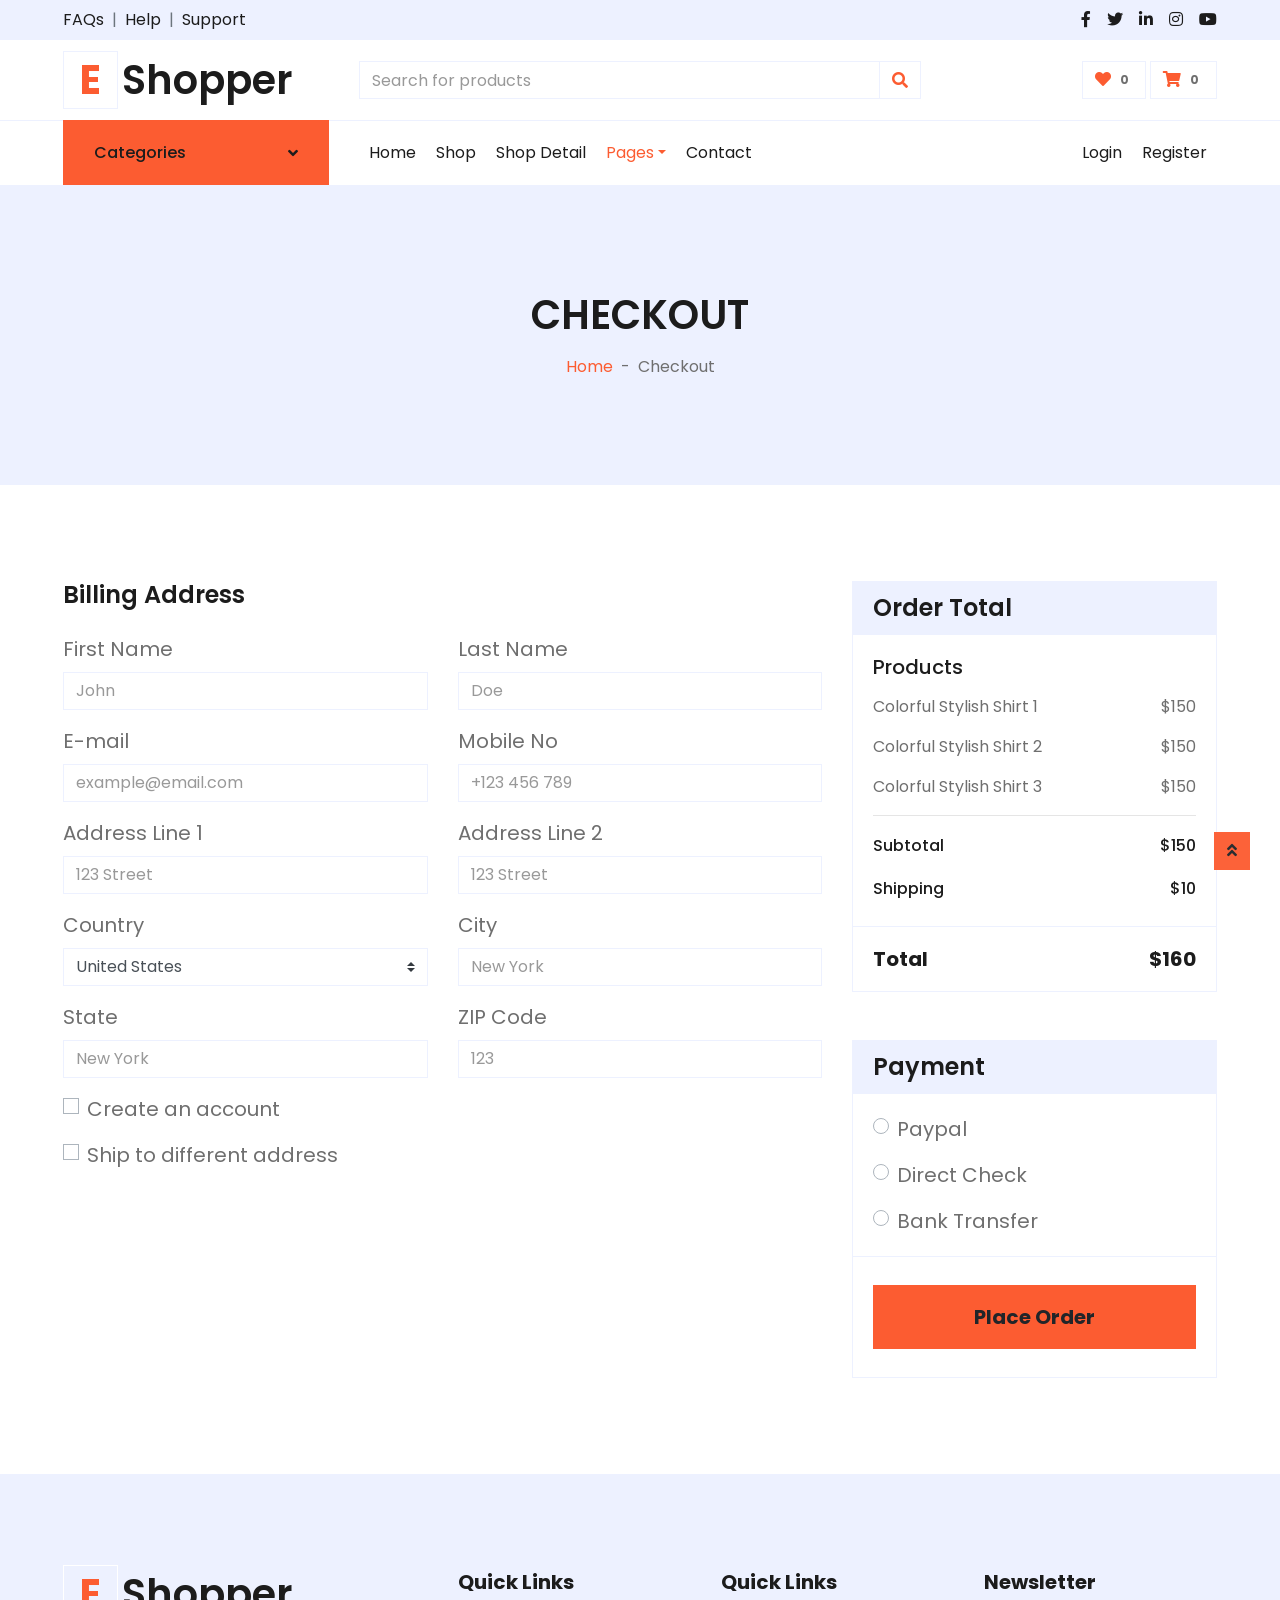
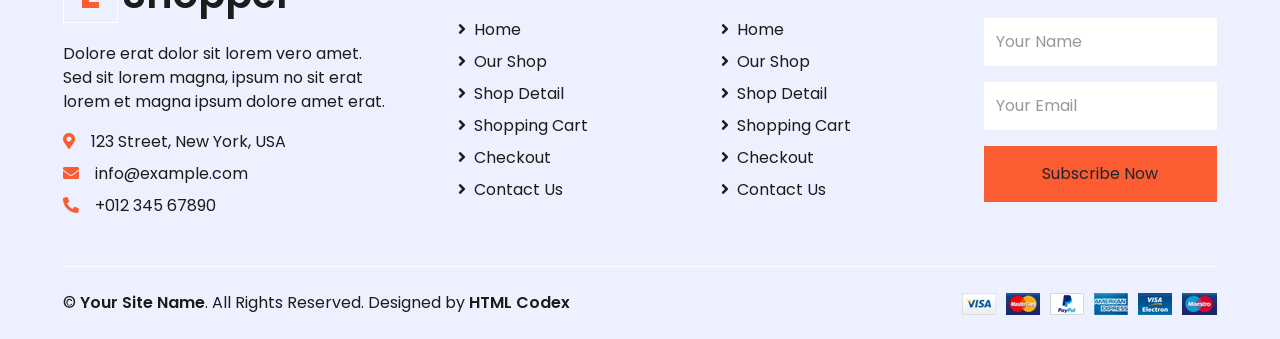
<file: checkout.html>
<!DOCTYPE html>
<html lang="en">

<head>
    <meta charset="utf-8">
    <title>EShopper - Bootstrap Shop Template</title>
    <meta content="width=device-width, initial-scale=1.0" name="viewport">
    <meta content="Free HTML Templates" name="keywords">
    <meta content="Free HTML Templates" name="description">

    <!-- Favicon -->
    <link href="img/favicon.ico" rel="icon">

    <!-- Google Web Fonts -->
    <link rel="preconnect" href="https://fonts.gstatic.com">
    <link href="https://fonts.googleapis.com/css2?family=Poppins:wght@100;200;300;400;500;600;700;800;900&display=swap" rel="stylesheet"> 

    <!-- Font Awesome -->
    <link href="https://cdnjs.cloudflare.com/ajax/libs/font-awesome/5.10.0/css/all.min.css" rel="stylesheet">

    <!-- Libraries Stylesheet -->
    <link href="lib/owlcarousel/assets/owl.carousel.min.css" rel="stylesheet">

    <!-- Customized Bootstrap Stylesheet -->
    <link href="css/style.css" rel="stylesheet">
</head>

<body>
    <!-- Topbar Start -->
    
    <div class="container-fluid">
        <div class="row bg-secondary py-2 px-xl-5">
            <div class="col-lg-6 d-none d-lg-block">
                <div class="d-inline-flex align-items-center">
                    <a class="text-dark" href="">FAQs</a>
                    <span class="text-muted px-2">|</span>
                    <a class="text-dark" href="">Help</a>
                    <span class="text-muted px-2">|</span>
                    <a class="text-dark" href="">Support</a>
                </div>
            </div>
            <div class="col-lg-6 text-center text-lg-right">
                <div class="d-inline-flex align-items-center">
                    <a class="text-dark px-2" href="">
                        <i class="fab fa-facebook-f"></i>
                    </a>
                    <a class="text-dark px-2" href="">
                        <i class="fab fa-twitter"></i>
                    </a>
                    <a class="text-dark px-2" href="">
                        <i class="fab fa-linkedin-in"></i>
                    </a>
                    <a class="text-dark px-2" href="">
                        <i class="fab fa-instagram"></i>
                    </a>
                    <a class="text-dark pl-2" href="">
                        <i class="fab fa-youtube"></i>
                    </a>
                </div>
            </div>
        </div>
        <div class="row align-items-center py-3 px-xl-5">
            <div class="col-lg-3 d-none d-lg-block">
                <a href="" class="text-decoration-none">
                    <h1 class="m-0 display-5 font-weight-semi-bold"><span class="text-primary font-weight-bold border px-3 mr-1">E</span>Shopper</h1>
                </a>
            </div>
            <div class="col-lg-6 col-6 text-left">
                <form action="">
                    <div class="input-group">
                        <input type="text" class="form-control" placeholder="Search for products">
                        <div class="input-group-append">
                            <span class="input-group-text bg-transparent text-primary">
                                <i class="fa fa-search"></i>
                            </span>
                        </div>
                    </div>
                </form>
            </div>
            <div class="col-lg-3 col-6 text-right">
                <a href="" class="btn border">
                    <i class="fas fa-heart text-primary"></i>
                    <span class="badge">0</span>
                </a>
                <a href="" class="btn border">
                    <i class="fas fa-shopping-cart text-primary"></i>
                    <span class="badge">0</span>
                </a>
            </div>
        </div>
    </div>
    <!-- Topbar End -->


    <!-- Navbar Start -->
    <div class="container-fluid">
        <div class="row border-top px-xl-5">
            <div class="col-lg-3 d-none d-lg-block">
                <a class="btn shadow-none d-flex align-items-center justify-content-between bg-primary text-white w-100" data-toggle="collapse" href="#navbar-vertical" style="height: 65px; margin-top: -1px; padding: 0 30px;">
                    <h6 class="m-0">Categories</h6>
                    <i class="fa fa-angle-down text-dark"></i>
                </a>
                <nav class="collapse position-absolute navbar navbar-vertical navbar-light align-items-start p-0 border border-top-0 border-bottom-0 bg-light" id="navbar-vertical" style="width: calc(100% - 30px); z-index: 1;">
                    <div class="navbar-nav w-100 overflow-hidden" style="height: 410px">
                        <div class="nav-item dropdown">
                            <a href="#" class="nav-link" data-toggle="dropdown">Dresses <i class="fa fa-angle-down float-right mt-1"></i></a>
                            <div class="dropdown-menu position-absolute bg-secondary border-0 rounded-0 w-100 m-0">
                                <a href="" class="dropdown-item">Men's Dresses</a>
                                <a href="" class="dropdown-item">Women's Dresses</a>
                                <a href="" class="dropdown-item">Baby's Dresses</a>
                            </div>
                        </div>
                        <a href="" class="nav-item nav-link">Shirts</a>
                        <a href="" class="nav-item nav-link">Jeans</a>
                        <a href="" class="nav-item nav-link">Swimwear</a>
                        <a href="" class="nav-item nav-link">Sleepwear</a>
                        <a href="" class="nav-item nav-link">Sportswear</a>
                        <a href="" class="nav-item nav-link">Jumpsuits</a>
                        <a href="" class="nav-item nav-link">Blazers</a>
                        <a href="" class="nav-item nav-link">Jackets</a>
                        <a href="" class="nav-item nav-link">Shoes</a>
                    </div>
                </nav>
            </div>
            <div class="col-lg-9">
                <nav class="navbar navbar-expand-lg bg-light navbar-light py-3 py-lg-0 px-0">
                    <a href="" class="text-decoration-none d-block d-lg-none">
                        <h1 class="m-0 display-5 font-weight-semi-bold"><span class="text-primary font-weight-bold border px-3 mr-1">E</span>Shopper</h1>
                    </a>
                    <button type="button" class="navbar-toggler" data-toggle="collapse" data-target="#navbarCollapse">
                        <span class="navbar-toggler-icon"></span>
                    </button>
                    <div class="collapse navbar-collapse justify-content-between" id="navbarCollapse">
                        <div class="navbar-nav mr-auto py-0">
                            <a href="index.html" class="nav-item nav-link">Home</a>
                            <a href="shop.html" class="nav-item nav-link">Shop</a>
                            <a href="detail.html" class="nav-item nav-link">Shop Detail</a>
                            <div class="nav-item dropdown">
                                <a href="#" class="nav-link dropdown-toggle active" data-toggle="dropdown">Pages</a>
                                <div class="dropdown-menu rounded-0 m-0">
                                    <a href="cart.html" class="dropdown-item">Shopping Cart</a>
                                    <a href="checkout.html" class="dropdown-item">Checkout</a>
                                </div>
                            </div>
                            <a href="contact.html" class="nav-item nav-link">Contact</a>
                        </div>
                        <div class="navbar-nav ml-auto py-0">
                            <a href="" class="nav-item nav-link">Login</a>
                            <a href="" class="nav-item nav-link">Register</a>
                        </div>
                    </div>
                </nav>
            </div>
        </div>
    </div>
    <!-- Navbar End -->


    <!-- Page Header Start -->
    <div class="container-fluid bg-secondary mb-5">
        <div class="d-flex flex-column align-items-center justify-content-center" style="min-height: 300px">
            <h1 class="font-weight-semi-bold text-uppercase mb-3">Checkout</h1>
            <div class="d-inline-flex">
                <p class="m-0"><a href="">Home</a></p>
                <p class="m-0 px-2">-</p>
                <p class="m-0">Checkout</p>
            </div>
        </div>
    </div>
    <!-- Page Header End -->


    <!-- Checkout Start -->
    <div class="container-fluid pt-5">
        <div class="row px-xl-5">
            <div class="col-lg-8">
                <div class="mb-4">
                    <h4 class="font-weight-semi-bold mb-4">Billing Address</h4>
                    <div class="row">
                        <div class="col-md-6 form-group">
                            <label>First Name</label>
                            <input class="form-control" type="text" placeholder="John">
                        </div>
                        <div class="col-md-6 form-group">
                            <label>Last Name</label>
                            <input class="form-control" type="text" placeholder="Doe">
                        </div>
                        <div class="col-md-6 form-group">
                            <label>E-mail</label>
                            <input class="form-control" type="text" placeholder="example@email.com">
                        </div>
                        <div class="col-md-6 form-group">
                            <label>Mobile No</label>
                            <input class="form-control" type="text" placeholder="+123 456 789">
                        </div>
                        <div class="col-md-6 form-group">
                            <label>Address Line 1</label>
                            <input class="form-control" type="text" placeholder="123 Street">
                        </div>
                        <div class="col-md-6 form-group">
                            <label>Address Line 2</label>
                            <input class="form-control" type="text" placeholder="123 Street">
                        </div>
                        <div class="col-md-6 form-group">
                            <label>Country</label>
                            <select class="custom-select">
                                <option selected>United States</option>
                                <option>Afghanistan</option>
                                <option>Albania</option>
                                <option>Algeria</option>
                            </select>
                        </div>
                        <div class="col-md-6 form-group">
                            <label>City</label>
                            <input class="form-control" type="text" placeholder="New York">
                        </div>
                        <div class="col-md-6 form-group">
                            <label>State</label>
                            <input class="form-control" type="text" placeholder="New York">
                        </div>
                        <div class="col-md-6 form-group">
                            <label>ZIP Code</label>
                            <input class="form-control" type="text" placeholder="123">
                        </div>
                        <div class="col-md-12 form-group">
                            <div class="custom-control custom-checkbox">
                                <input type="checkbox" class="custom-control-input" id="newaccount">
                                <label class="custom-control-label" for="newaccount">Create an account</label>
                            </div>
                        </div>
                        <div class="col-md-12 form-group">
                            <div class="custom-control custom-checkbox">
                                <input type="checkbox" class="custom-control-input" id="shipto">
                                <label class="custom-control-label" for="shipto"  data-toggle="collapse" data-target="#shipping-address">Ship to different address</label>
                            </div>
                        </div>
                    </div>
                </div>
                <div class="collapse mb-4" id="shipping-address">
                    <h4 class="font-weight-semi-bold mb-4">Shipping Address</h4>
                    <div class="row">
                        <div class="col-md-6 form-group">
                            <label>First Name</label>
                            <input class="form-control" type="text" placeholder="John">
                        </div>
                        <div class="col-md-6 form-group">
                            <label>Last Name</label>
                            <input class="form-control" type="text" placeholder="Doe">
                        </div>
                        <div class="col-md-6 form-group">
                            <label>E-mail</label>
                            <input class="form-control" type="text" placeholder="example@email.com">
                        </div>
                        <div class="col-md-6 form-group">
                            <label>Mobile No</label>
                            <input class="form-control" type="text" placeholder="+123 456 789">
                        </div>
                        <div class="col-md-6 form-group">
                            <label>Address Line 1</label>
                            <input class="form-control" type="text" placeholder="123 Street">
                        </div>
                        <div class="col-md-6 form-group">
                            <label>Address Line 2</label>
                            <input class="form-control" type="text" placeholder="123 Street">
                        </div>
                        <div class="col-md-6 form-group">
                            <label>Country</label>
                            <select class="custom-select">
                                <option selected>United States</option>
                                <option>Afghanistan</option>
                                <option>Albania</option>
                                <option>Algeria</option>
                            </select>
                        </div>
                        <div class="col-md-6 form-group">
                            <label>City</label>
                            <input class="form-control" type="text" placeholder="New York">
                        </div>
                        <div class="col-md-6 form-group">
                            <label>State</label>
                            <input class="form-control" type="text" placeholder="New York">
                        </div>
                        <div class="col-md-6 form-group">
                            <label>ZIP Code</label>
                            <input class="form-control" type="text" placeholder="123">
                        </div>
                    </div>
                </div>
            </div>
            <div class="col-lg-4">
                <div class="card border-secondary mb-5">
                    <div class="card-header bg-secondary border-0">
                        <h4 class="font-weight-semi-bold m-0">Order Total</h4>
                    </div>
                    <div class="card-body">
                        <h5 class="font-weight-medium mb-3">Products</h5>
                        <div class="d-flex justify-content-between">
                            <p>Colorful Stylish Shirt 1</p>
                            <p>$150</p>
                        </div>
                        <div class="d-flex justify-content-between">
                            <p>Colorful Stylish Shirt 2</p>
                            <p>$150</p>
                        </div>
                        <div class="d-flex justify-content-between">
                            <p>Colorful Stylish Shirt 3</p>
                            <p>$150</p>
                        </div>
                        <hr class="mt-0">
                        <div class="d-flex justify-content-between mb-3 pt-1">
                            <h6 class="font-weight-medium">Subtotal</h6>
                            <h6 class="font-weight-medium">$150</h6>
                        </div>
                        <div class="d-flex justify-content-between">
                            <h6 class="font-weight-medium">Shipping</h6>
                            <h6 class="font-weight-medium">$10</h6>
                        </div>
                    </div>
                    <div class="card-footer border-secondary bg-transparent">
                        <div class="d-flex justify-content-between mt-2">
                            <h5 class="font-weight-bold">Total</h5>
                            <h5 class="font-weight-bold">$160</h5>
                        </div>
                    </div>
                </div>
                <div class="card border-secondary mb-5">
                    <div class="card-header bg-secondary border-0">
                        <h4 class="font-weight-semi-bold m-0">Payment</h4>
                    </div>
                    <div class="card-body">
                        <div class="form-group">
                            <div class="custom-control custom-radio">
                                <input type="radio" class="custom-control-input" name="payment" id="paypal">
                                <label class="custom-control-label" for="paypal">Paypal</label>
                            </div>
                        </div>
                        <div class="form-group">
                            <div class="custom-control custom-radio">
                                <input type="radio" class="custom-control-input" name="payment" id="directcheck">
                                <label class="custom-control-label" for="directcheck">Direct Check</label>
                            </div>
                        </div>
                        <div class="">
                            <div class="custom-control custom-radio">
                                <input type="radio" class="custom-control-input" name="payment" id="banktransfer">
                                <label class="custom-control-label" for="banktransfer">Bank Transfer</label>
                            </div>
                        </div>
                    </div>
                    <div class="card-footer border-secondary bg-transparent">
                        <button class="btn btn-lg btn-block btn-primary font-weight-bold my-3 py-3">Place Order</button>
                    </div>
                </div>
            </div>
        </div>
    </div>
    <!-- Checkout End -->


    <!-- Footer Start -->
    <div class="container-fluid bg-secondary text-dark mt-5 pt-5">
        <div class="row px-xl-5 pt-5">
            <div class="col-lg-4 col-md-12 mb-5 pr-3 pr-xl-5">
                <a href="" class="text-decoration-none">
                    <h1 class="mb-4 display-5 font-weight-semi-bold"><span class="text-primary font-weight-bold border border-white px-3 mr-1">E</span>Shopper</h1>
                </a>
                <p>Dolore erat dolor sit lorem vero amet. Sed sit lorem magna, ipsum no sit erat lorem et magna ipsum dolore amet erat.</p>
                <p class="mb-2"><i class="fa fa-map-marker-alt text-primary mr-3"></i>123 Street, New York, USA</p>
                <p class="mb-2"><i class="fa fa-envelope text-primary mr-3"></i>info@example.com</p>
                <p class="mb-0"><i class="fa fa-phone-alt text-primary mr-3"></i>+012 345 67890</p>
            </div>
            <div class="col-lg-8 col-md-12">
                <div class="row">
                    <div class="col-md-4 mb-5">
                        <h5 class="font-weight-bold text-dark mb-4">Quick Links</h5>
                        <div class="d-flex flex-column justify-content-start">
                            <a class="text-dark mb-2" href="index.html"><i class="fa fa-angle-right mr-2"></i>Home</a>
                            <a class="text-dark mb-2" href="shop.html"><i class="fa fa-angle-right mr-2"></i>Our Shop</a>
                            <a class="text-dark mb-2" href="detail.html"><i class="fa fa-angle-right mr-2"></i>Shop Detail</a>
                            <a class="text-dark mb-2" href="cart.html"><i class="fa fa-angle-right mr-2"></i>Shopping Cart</a>
                            <a class="text-dark mb-2" href="checkout.html"><i class="fa fa-angle-right mr-2"></i>Checkout</a>
                            <a class="text-dark" href="contact.html"><i class="fa fa-angle-right mr-2"></i>Contact Us</a>
                        </div>
                    </div>
                    <div class="col-md-4 mb-5">
                        <h5 class="font-weight-bold text-dark mb-4">Quick Links</h5>
                        <div class="d-flex flex-column justify-content-start">
                            <a class="text-dark mb-2" href="index.html"><i class="fa fa-angle-right mr-2"></i>Home</a>
                            <a class="text-dark mb-2" href="shop.html"><i class="fa fa-angle-right mr-2"></i>Our Shop</a>
                            <a class="text-dark mb-2" href="detail.html"><i class="fa fa-angle-right mr-2"></i>Shop Detail</a>
                            <a class="text-dark mb-2" href="cart.html"><i class="fa fa-angle-right mr-2"></i>Shopping Cart</a>
                            <a class="text-dark mb-2" href="checkout.html"><i class="fa fa-angle-right mr-2"></i>Checkout</a>
                            <a class="text-dark" href="contact.html"><i class="fa fa-angle-right mr-2"></i>Contact Us</a>
                        </div>
                    </div>
                    <div class="col-md-4 mb-5">
                        <h5 class="font-weight-bold text-dark mb-4">Newsletter</h5>
                        <form action="">
                            <div class="form-group">
                                <input type="text" class="form-control border-0 py-4" placeholder="Your Name" required="required" />
                            </div>
                            <div class="form-group">
                                <input type="email" class="form-control border-0 py-4" placeholder="Your Email"
                                    required="required" />
                            </div>
                            <div>
                                <button class="btn btn-primary btn-block border-0 py-3" type="submit">Subscribe Now</button>
                            </div>
                        </form>
                    </div>
                </div>
            </div>
        </div>
        <div class="row border-top border-light mx-xl-5 py-4">
            <div class="col-md-6 px-xl-0">
                <p class="mb-md-0 text-center text-md-left text-dark">
                    &copy; <a class="text-dark font-weight-semi-bold" href="#">Your Site Name</a>. All Rights Reserved. Designed
                    by
                    <a class="text-dark font-weight-semi-bold" href="https://htmlcodex.com">HTML Codex</a>
                </p>
            </div>
            <div class="col-md-6 px-xl-0 text-center text-md-right">
                <img class="img-fluid" src="img/payments.png" alt="">
            </div>
        </div>
    </div>
    <!-- Footer End -->


    <!-- Back to Top -->
    <a href="#" class="btn btn-primary back-to-top"><i class="fa fa-angle-double-up"></i></a>


    <!-- JavaScript Libraries -->
    <script src="https://code.jquery.com/jquery-3.4.1.min.js"></script>
    <script src="https://stackpath.bootstrapcdn.com/bootstrap/4.4.1/js/bootstrap.bundle.min.js"></script>
    <script src="lib/easing/easing.min.js"></script>
    <script src="lib/owlcarousel/owl.carousel.min.js"></script>

    <!-- Contact Javascript File -->
    <script src="mail/jqBootstrapValidation.min.js"></script>
    <script src="mail/contact.js"></script>

    <!-- Template Javascript -->
    <script src="js/main.js"></script>
</body>

</html>
</file>
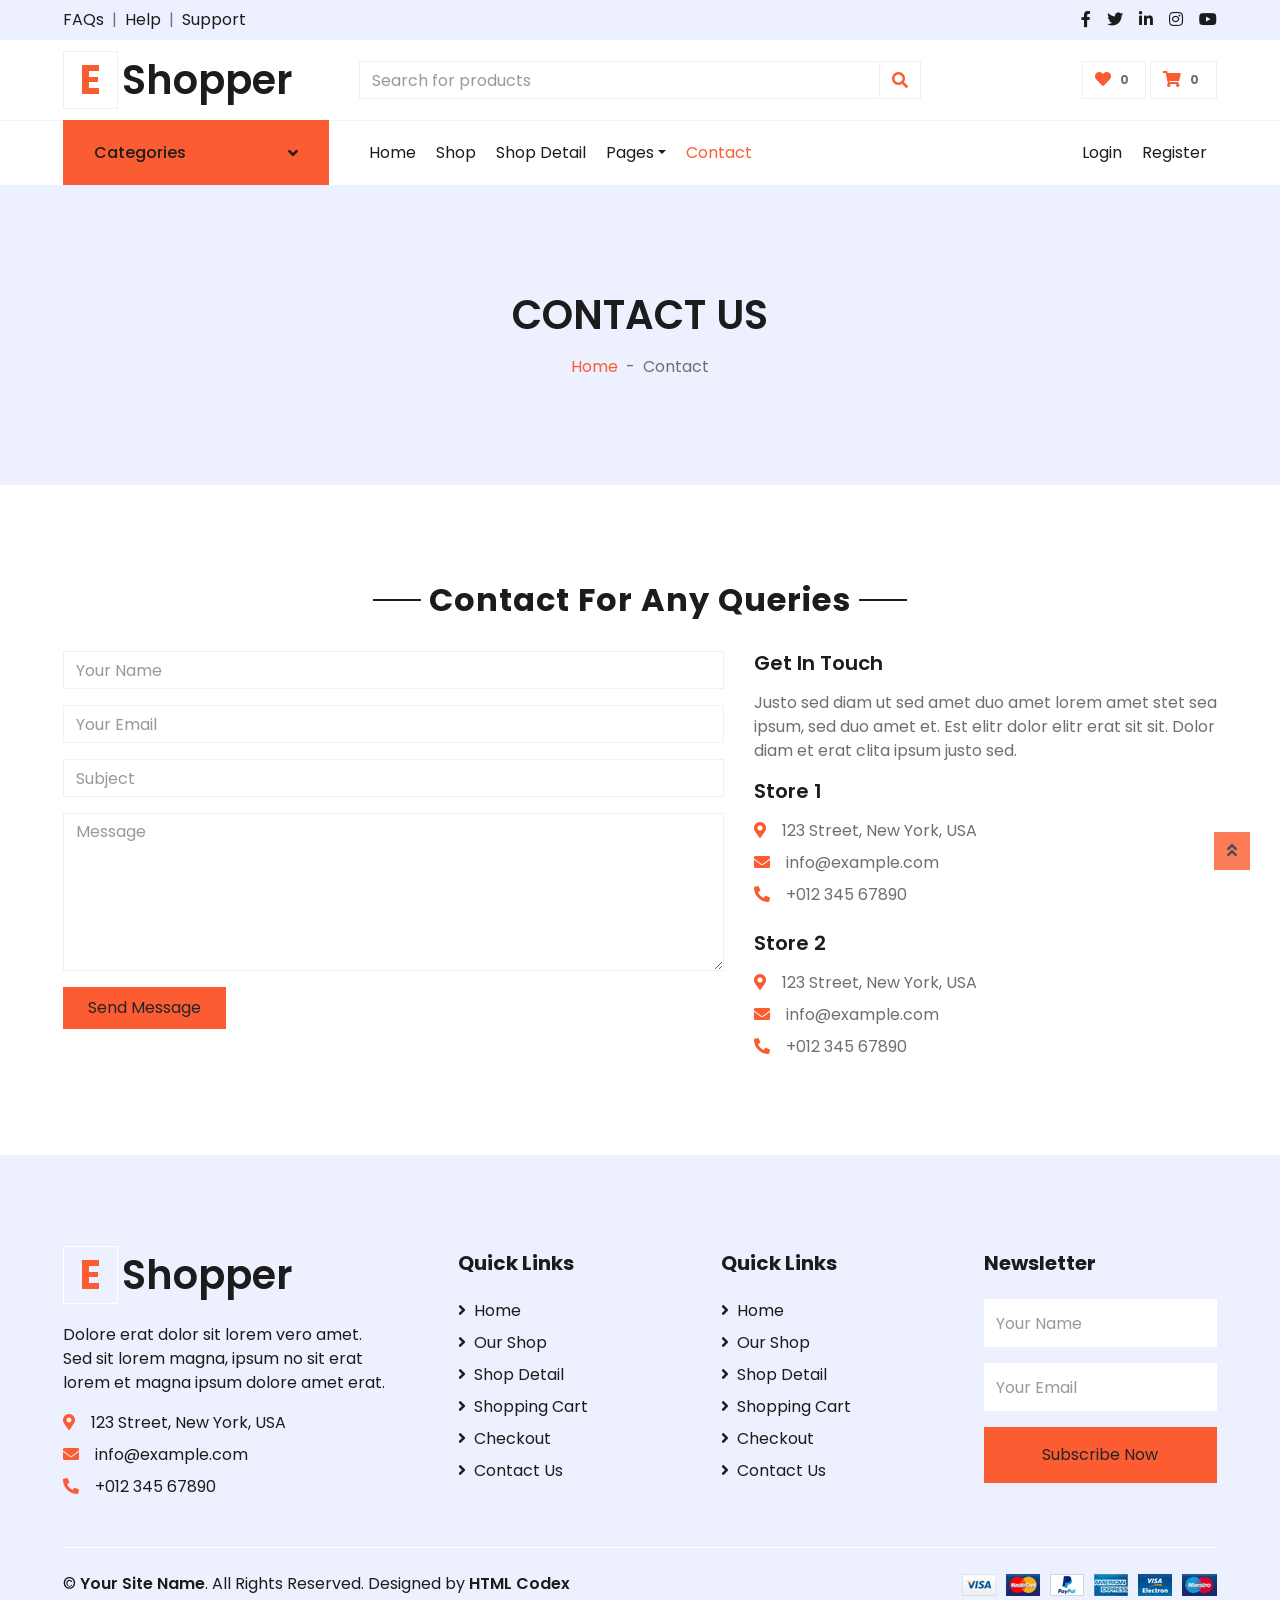
<file: contact.html>
<!DOCTYPE html>
<html lang="en">

<head>
    <meta charset="utf-8">
    <title>EShopper - Bootstrap Shop Template</title>
    <meta content="width=device-width, initial-scale=1.0" name="viewport">
    <meta content="Free HTML Templates" name="keywords">
    <meta content="Free HTML Templates" name="description">

    <!-- Favicon -->
    <link href="img/favicon.ico" rel="icon">

    <!-- Google Web Fonts -->
    <link rel="preconnect" href="https://fonts.gstatic.com">
    <link href="https://fonts.googleapis.com/css2?family=Poppins:wght@100;200;300;400;500;600;700;800;900&display=swap" rel="stylesheet"> 

    <!-- Font Awesome -->
    <link href="https://cdnjs.cloudflare.com/ajax/libs/font-awesome/5.10.0/css/all.min.css" rel="stylesheet">

    <!-- Libraries Stylesheet -->
    <link href="lib/owlcarousel/assets/owl.carousel.min.css" rel="stylesheet">

    <!-- Customized Bootstrap Stylesheet -->
    <link href="css/style.css" rel="stylesheet">
</head>

<body>
    <!-- Topbar Start -->
    
    <div class="container-fluid">
        <div class="row bg-secondary py-2 px-xl-5">
            <div class="col-lg-6 d-none d-lg-block">
                <div class="d-inline-flex align-items-center">
                    <a class="text-dark" href="">FAQs</a>
                    <span class="text-muted px-2">|</span>
                    <a class="text-dark" href="">Help</a>
                    <span class="text-muted px-2">|</span>
                    <a class="text-dark" href="">Support</a>
                </div>
            </div>
            <div class="col-lg-6 text-center text-lg-right">
                <div class="d-inline-flex align-items-center">
                    <a class="text-dark px-2" href="">
                        <i class="fab fa-facebook-f"></i>
                    </a>
                    <a class="text-dark px-2" href="">
                        <i class="fab fa-twitter"></i>
                    </a>
                    <a class="text-dark px-2" href="">
                        <i class="fab fa-linkedin-in"></i>
                    </a>
                    <a class="text-dark px-2" href="">
                        <i class="fab fa-instagram"></i>
                    </a>
                    <a class="text-dark pl-2" href="">
                        <i class="fab fa-youtube"></i>
                    </a>
                </div>
            </div>
        </div>
        <div class="row align-items-center py-3 px-xl-5">
            <div class="col-lg-3 d-none d-lg-block">
                <a href="" class="text-decoration-none">
                    <h1 class="m-0 display-5 font-weight-semi-bold"><span class="text-primary font-weight-bold border px-3 mr-1">E</span>Shopper</h1>
                </a>
            </div>
            <div class="col-lg-6 col-6 text-left">
                <form action="">
                    <div class="input-group">
                        <input type="text" class="form-control" placeholder="Search for products">
                        <div class="input-group-append">
                            <span class="input-group-text bg-transparent text-primary">
                                <i class="fa fa-search"></i>
                            </span>
                        </div>
                    </div>
                </form>
            </div>
            <div class="col-lg-3 col-6 text-right">
                <a href="" class="btn border">
                    <i class="fas fa-heart text-primary"></i>
                    <span class="badge">0</span>
                </a>
                <a href="" class="btn border">
                    <i class="fas fa-shopping-cart text-primary"></i>
                    <span class="badge">0</span>
                </a>
            </div>
        </div>
    </div>
    <!-- Topbar End -->


    <!-- Navbar Start -->
    <div class="container-fluid">
        <div class="row border-top px-xl-5">
            <div class="col-lg-3 d-none d-lg-block">
                <a class="btn shadow-none d-flex align-items-center justify-content-between bg-primary text-white w-100" data-toggle="collapse" href="#navbar-vertical" style="height: 65px; margin-top: -1px; padding: 0 30px;">
                    <h6 class="m-0">Categories</h6>
                    <i class="fa fa-angle-down text-dark"></i>
                </a>
                <nav class="collapse position-absolute navbar navbar-vertical navbar-light align-items-start p-0 border border-top-0 border-bottom-0 bg-light" id="navbar-vertical" style="width: calc(100% - 30px); z-index: 1;">
                    <div class="navbar-nav w-100 overflow-hidden" style="height: 410px">
                        <div class="nav-item dropdown">
                            <a href="#" class="nav-link" data-toggle="dropdown">Dresses <i class="fa fa-angle-down float-right mt-1"></i></a>
                            <div class="dropdown-menu position-absolute bg-secondary border-0 rounded-0 w-100 m-0">
                                <a href="" class="dropdown-item">Men's Dresses</a>
                                <a href="" class="dropdown-item">Women's Dresses</a>
                                <a href="" class="dropdown-item">Baby's Dresses</a>
                            </div>
                        </div>
                        <a href="" class="nav-item nav-link">Shirts</a>
                        <a href="" class="nav-item nav-link">Jeans</a>
                        <a href="" class="nav-item nav-link">Swimwear</a>
                        <a href="" class="nav-item nav-link">Sleepwear</a>
                        <a href="" class="nav-item nav-link">Sportswear</a>
                        <a href="" class="nav-item nav-link">Jumpsuits</a>
                        <a href="" class="nav-item nav-link">Blazers</a>
                        <a href="" class="nav-item nav-link">Jackets</a>
                        <a href="" class="nav-item nav-link">Shoes</a>
                    </div>
                </nav>
            </div>
            <div class="col-lg-9">
                <nav class="navbar navbar-expand-lg bg-light navbar-light py-3 py-lg-0 px-0">
                    <a href="" class="text-decoration-none d-block d-lg-none">
                        <h1 class="m-0 display-5 font-weight-semi-bold"><span class="text-primary font-weight-bold border px-3 mr-1">E</span>Shopper</h1>
                    </a>
                    <button type="button" class="navbar-toggler" data-toggle="collapse" data-target="#navbarCollapse">
                        <span class="navbar-toggler-icon"></span>
                    </button>
                    <div class="collapse navbar-collapse justify-content-between" id="navbarCollapse">
                        <div class="navbar-nav mr-auto py-0">
                            <a href="index.html" class="nav-item nav-link">Home</a>
                            <a href="shop.html" class="nav-item nav-link">Shop</a>
                            <a href="detail.html" class="nav-item nav-link">Shop Detail</a>
                            <div class="nav-item dropdown">
                                <a href="#" class="nav-link dropdown-toggle" data-toggle="dropdown">Pages</a>
                                <div class="dropdown-menu rounded-0 m-0">
                                    <a href="cart.html" class="dropdown-item">Shopping Cart</a>
                                    <a href="checkout.html" class="dropdown-item">Checkout</a>
                                </div>
                            </div>
                            <a href="contact.html" class="nav-item nav-link active">Contact</a>
                        </div>
                        <div class="navbar-nav ml-auto py-0">
                            <a href="" class="nav-item nav-link">Login</a>
                            <a href="" class="nav-item nav-link">Register</a>
                        </div>
                    </div>
                </nav>
            </div>
        </div>
    </div>
    <!-- Navbar End -->


    <!-- Page Header Start -->
    <div class="container-fluid bg-secondary mb-5">
        <div class="d-flex flex-column align-items-center justify-content-center" style="min-height: 300px">
            <h1 class="font-weight-semi-bold text-uppercase mb-3">Contact Us</h1>
            <div class="d-inline-flex">
                <p class="m-0"><a href="">Home</a></p>
                <p class="m-0 px-2">-</p>
                <p class="m-0">Contact</p>
            </div>
        </div>
    </div>
    <!-- Page Header End -->


    <!-- Contact Start -->
    <div class="container-fluid pt-5">
        <div class="text-center mb-4">
            <h2 class="section-title px-5"><span class="px-2">Contact For Any Queries</span></h2>
        </div>
        <div class="row px-xl-5">
            <div class="col-lg-7 mb-5">
                <div class="contact-form">
                    <div id="success"></div>
                    <form name="sentMessage" id="contactForm" novalidate="novalidate">
                        <div class="control-group">
                            <input type="text" class="form-control" id="name" placeholder="Your Name"
                                required="required" data-validation-required-message="Please enter your name" />
                            <p class="help-block text-danger"></p>
                        </div>
                        <div class="control-group">
                            <input type="email" class="form-control" id="email" placeholder="Your Email"
                                required="required" data-validation-required-message="Please enter your email" />
                            <p class="help-block text-danger"></p>
                        </div>
                        <div class="control-group">
                            <input type="text" class="form-control" id="subject" placeholder="Subject"
                                required="required" data-validation-required-message="Please enter a subject" />
                            <p class="help-block text-danger"></p>
                        </div>
                        <div class="control-group">
                            <textarea class="form-control" rows="6" id="message" placeholder="Message"
                                required="required"
                                data-validation-required-message="Please enter your message"></textarea>
                            <p class="help-block text-danger"></p>
                        </div>
                        <div>
                            <button class="btn btn-primary py-2 px-4" type="submit" id="sendMessageButton">Send
                                Message</button>
                        </div>
                    </form>
                </div>
            </div>
            <div class="col-lg-5 mb-5">
                <h5 class="font-weight-semi-bold mb-3">Get In Touch</h5>
                <p>Justo sed diam ut sed amet duo amet lorem amet stet sea ipsum, sed duo amet et. Est elitr dolor elitr erat sit sit. Dolor diam et erat clita ipsum justo sed.</p>
                <div class="d-flex flex-column mb-3">
                    <h5 class="font-weight-semi-bold mb-3">Store 1</h5>
                    <p class="mb-2"><i class="fa fa-map-marker-alt text-primary mr-3"></i>123 Street, New York, USA</p>
                    <p class="mb-2"><i class="fa fa-envelope text-primary mr-3"></i>info@example.com</p>
                    <p class="mb-2"><i class="fa fa-phone-alt text-primary mr-3"></i>+012 345 67890</p>
                </div>
                <div class="d-flex flex-column">
                    <h5 class="font-weight-semi-bold mb-3">Store 2</h5>
                    <p class="mb-2"><i class="fa fa-map-marker-alt text-primary mr-3"></i>123 Street, New York, USA</p>
                    <p class="mb-2"><i class="fa fa-envelope text-primary mr-3"></i>info@example.com</p>
                    <p class="mb-0"><i class="fa fa-phone-alt text-primary mr-3"></i>+012 345 67890</p>
                </div>
            </div>
        </div>
    </div>
    <!-- Contact End -->


    <!-- Footer Start -->
    <div class="container-fluid bg-secondary text-dark mt-5 pt-5">
        <div class="row px-xl-5 pt-5">
            <div class="col-lg-4 col-md-12 mb-5 pr-3 pr-xl-5">
                <a href="" class="text-decoration-none">
                    <h1 class="mb-4 display-5 font-weight-semi-bold"><span class="text-primary font-weight-bold border border-white px-3 mr-1">E</span>Shopper</h1>
                </a>
                <p>Dolore erat dolor sit lorem vero amet. Sed sit lorem magna, ipsum no sit erat lorem et magna ipsum dolore amet erat.</p>
                <p class="mb-2"><i class="fa fa-map-marker-alt text-primary mr-3"></i>123 Street, New York, USA</p>
                <p class="mb-2"><i class="fa fa-envelope text-primary mr-3"></i>info@example.com</p>
                <p class="mb-0"><i class="fa fa-phone-alt text-primary mr-3"></i>+012 345 67890</p>
            </div>
            <div class="col-lg-8 col-md-12">
                <div class="row">
                    <div class="col-md-4 mb-5">
                        <h5 class="font-weight-bold text-dark mb-4">Quick Links</h5>
                        <div class="d-flex flex-column justify-content-start">
                            <a class="text-dark mb-2" href="index.html"><i class="fa fa-angle-right mr-2"></i>Home</a>
                            <a class="text-dark mb-2" href="shop.html"><i class="fa fa-angle-right mr-2"></i>Our Shop</a>
                            <a class="text-dark mb-2" href="detail.html"><i class="fa fa-angle-right mr-2"></i>Shop Detail</a>
                            <a class="text-dark mb-2" href="cart.html"><i class="fa fa-angle-right mr-2"></i>Shopping Cart</a>
                            <a class="text-dark mb-2" href="checkout.html"><i class="fa fa-angle-right mr-2"></i>Checkout</a>
                            <a class="text-dark" href="contact.html"><i class="fa fa-angle-right mr-2"></i>Contact Us</a>
                        </div>
                    </div>
                    <div class="col-md-4 mb-5">
                        <h5 class="font-weight-bold text-dark mb-4">Quick Links</h5>
                        <div class="d-flex flex-column justify-content-start">
                            <a class="text-dark mb-2" href="index.html"><i class="fa fa-angle-right mr-2"></i>Home</a>
                            <a class="text-dark mb-2" href="shop.html"><i class="fa fa-angle-right mr-2"></i>Our Shop</a>
                            <a class="text-dark mb-2" href="detail.html"><i class="fa fa-angle-right mr-2"></i>Shop Detail</a>
                            <a class="text-dark mb-2" href="cart.html"><i class="fa fa-angle-right mr-2"></i>Shopping Cart</a>
                            <a class="text-dark mb-2" href="checkout.html"><i class="fa fa-angle-right mr-2"></i>Checkout</a>
                            <a class="text-dark" href="contact.html"><i class="fa fa-angle-right mr-2"></i>Contact Us</a>
                        </div>
                    </div>
                    <div class="col-md-4 mb-5">
                        <h5 class="font-weight-bold text-dark mb-4">Newsletter</h5>
                        <form action="">
                            <div class="form-group">
                                <input type="text" class="form-control border-0 py-4" placeholder="Your Name" required="required" />
                            </div>
                            <div class="form-group">
                                <input type="email" class="form-control border-0 py-4" placeholder="Your Email"
                                    required="required" />
                            </div>
                            <div>
                                <button class="btn btn-primary btn-block border-0 py-3" type="submit">Subscribe Now</button>
                            </div>
                        </form>
                    </div>
                </div>
            </div>
        </div>
        <div class="row border-top border-light mx-xl-5 py-4">
            <div class="col-md-6 px-xl-0">
                <p class="mb-md-0 text-center text-md-left text-dark">
                    &copy; <a class="text-dark font-weight-semi-bold" href="#">Your Site Name</a>. All Rights Reserved. Designed
                    by
                    <a class="text-dark font-weight-semi-bold" href="https://htmlcodex.com">HTML Codex</a>
                </p>
            </div>
            <div class="col-md-6 px-xl-0 text-center text-md-right">
                <img class="img-fluid" src="img/payments.png" alt="">
            </div>
        </div>
    </div>
    <!-- Footer End -->


    <!-- Back to Top -->
    <a href="#" class="btn btn-primary back-to-top"><i class="fa fa-angle-double-up"></i></a>


    <!-- JavaScript Libraries -->
    <script src="https://code.jquery.com/jquery-3.4.1.min.js"></script>
    <script src="https://stackpath.bootstrapcdn.com/bootstrap/4.4.1/js/bootstrap.bundle.min.js"></script>
    <script src="lib/easing/easing.min.js"></script>
    <script src="lib/owlcarousel/owl.carousel.min.js"></script>

    <!-- Contact Javascript File -->
    <script src="mail/jqBootstrapValidation.min.js"></script>
    <script src="mail/contact.js"></script>

    <!-- Template Javascript -->
    <script src="js/main.js"></script>
</body>

</html>
</file>
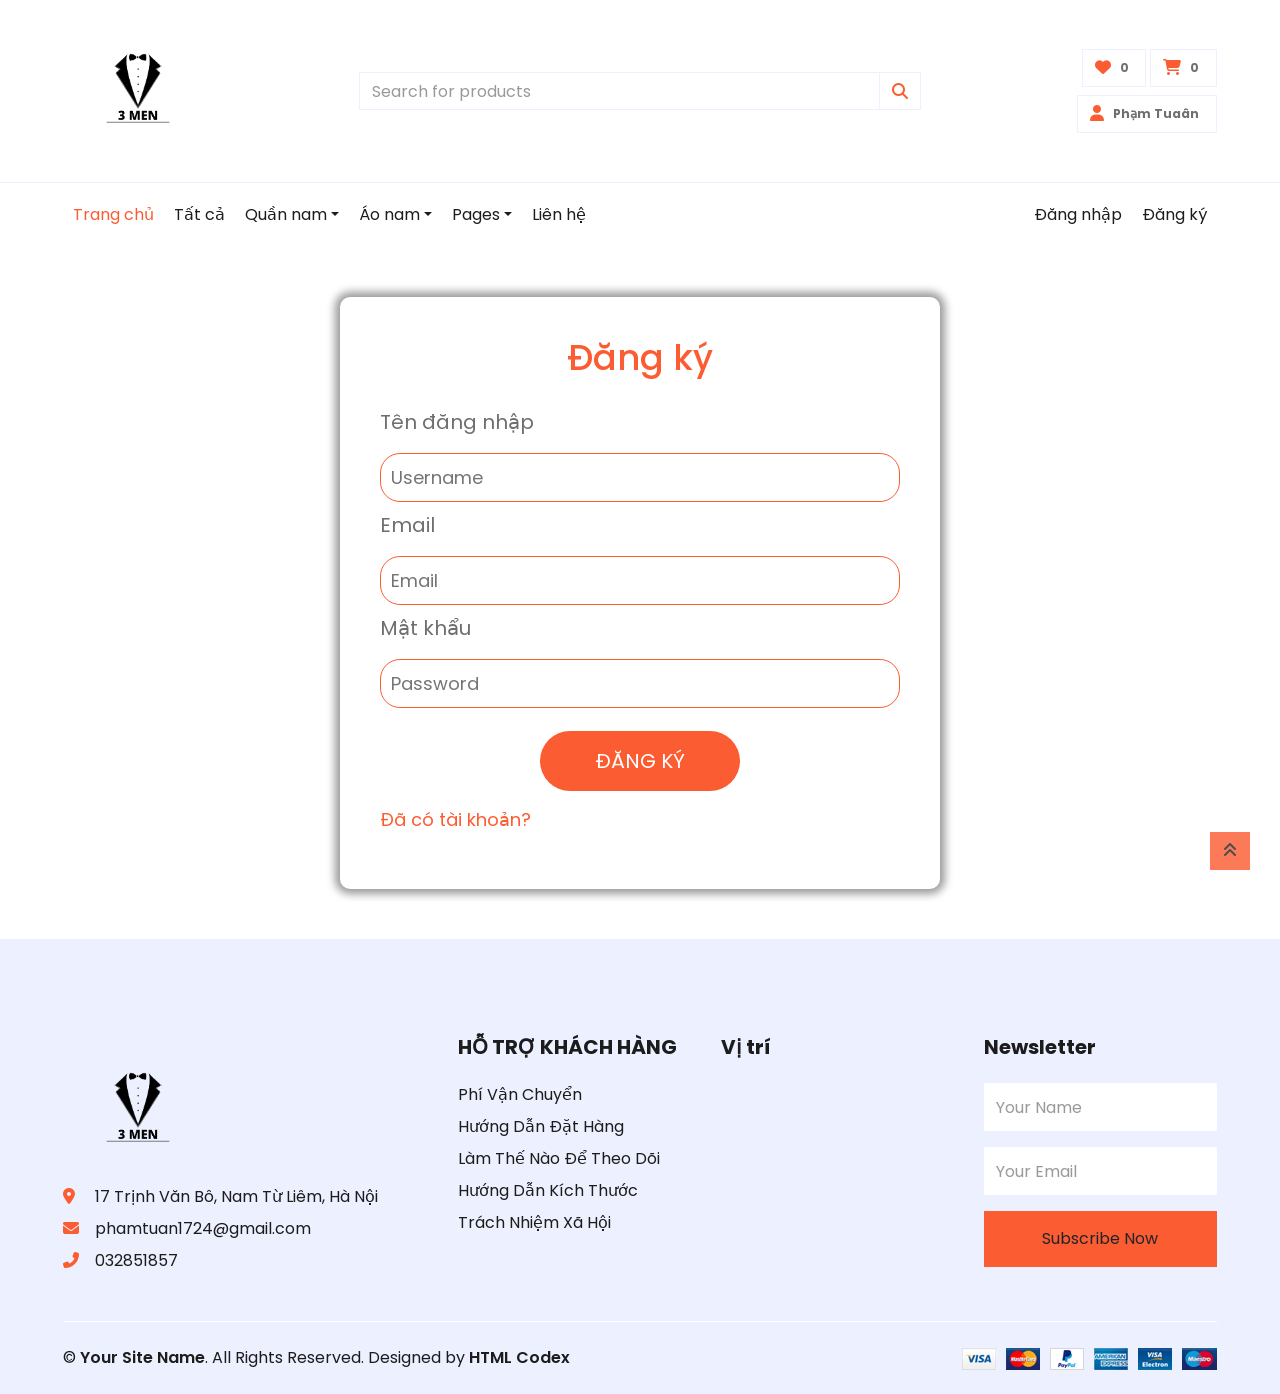
<file: dangky.html>
<!DOCTYPE html>
<html lang="en">
  <head>
    <meta charset="utf-8" />
    <title>EShopper - Bootstrap Shop Template</title>
    <meta content="width=device-width, initial-scale=1.0" name="viewport" />
    <meta content="Free HTML Templates" name="keywords" />
    <meta content="Free HTML Templates" name="description" />

    <!-- Favicon -->
    <link href="img/favicon.ico" rel="icon" />

    <!-- Google Web Fonts -->
    <link rel="preconnect" href="https://fonts.gstatic.com" />
    <link
      href="https://fonts.googleapis.com/css2?family=Poppins:wght@100;200;300;400;500;600;700;800;900&display=swap"
      rel="stylesheet"
    />

    <!-- Font Awesome -->
    <link
      rel="stylesheet"
      href="https://cdnjs.cloudflare.com/ajax/libs/font-awesome/6.4.2/css/all.min.css"
      integrity="sha512-z3gLpd7yknf1YoNbCzqRKc4qyor8gaKU1qmn+CShxbuBusANI9QpRohGBreCFkKxLhei6S9CQXFEbbKuqLg0DA=="
      crossorigin="anonymous"
      referrerpolicy="no-referrer"
    />

    <!-- Libraries Stylesheet -->
    <link href="lib/owlcarousel/assets/owl.carousel.min.css" rel="stylesheet" />

    <!-- Customized Bootstrap Stylesheet -->
    <link href="css/style.css" rel="stylesheet" />
  </head>

  <body>
    <!-- Topbar Start -->
    <div class="container-fluid">
      <div class="row align-items-center py-3 px-xl-5">
        <div class="col-lg-3 d-none d-lg-block">
          <a href="" class="text-decoration-none">
            <img src="img/logo.png" alt="" width="150" />
            <!-- <h1 class="m-0 display-5 font-weight-semi-bold"><span class="text-primary font-weight-bold border px-3 mr-1">E</span>Shopper</h1> -->
          </a>
        </div>
        <div class="col-lg-6 col-6 text-left">
          <form action="">
            <div class="input-group">
              <input
                type="text"
                class="form-control"
                placeholder="Search for products"
              />
              <div class="input-group-append">
                <span class="input-group-text bg-transparent text-primary">
                  <i class="fa fa-search"></i>
                </span>
              </div>
            </div>
          </form>
        </div>
        <div class="col-lg-3 col-6 text-right">
          <a href="" class="btn border">
            <i class="fas fa-heart text-primary"></i>
            <span class="badge">0</span>
          </a>
          <a href="" class="btn border">
            <i class="fas fa-shopping-cart text-primary"></i>
            <span class="badge">0</span>
          </a>
          <a href="" class="btn border mt-2">
            <i class="fa-solid fa-user text-primary"></i>
            <span class="badge">Phạm Tuaân</span>
          </a>
        </div>
      </div>
    </div>
    <!-- Topbar End -->

    <!-- Navbar Start -->
    <div class="container-fluid mb-5">
      <div class="row border-top px-xl-5">
        <div class="col-lg-12">
          <nav
            class="navbar navbar-expand-lg bg-light navbar-light py-3 py-lg-0 px-0"
          >
            <a href="" class="text-decoration-none d-block d-lg-none">
              <img src="img/logo.png" alt="" width="200" />
              <!-- <h1 class="m-0 display-5 font-weight-semi-bold"><span class="text-primary font-weight-bold border px-3 mr-1">E</span>Shopper</h1> -->
            </a>
            <button
              type="button"
              class="navbar-toggler"
              data-toggle="collapse"
              data-target="#navbarCollapse"
            >
              <span class="navbar-toggler-icon"></span>
            </button>
            <div
              class="collapse navbar-collapse justify-content-between"
              id="navbarCollapse"
            >
              <div class="navbar-nav mr-auto py-0">
                <a href="index.html" class="nav-item nav-link active"
                  >Trang chủ</a
                >
                <a href="shop.html" class="nav-item nav-link">Tất cả</a>

                <div class="nav-item dropdown">
                  <a
                    href="#"
                    class="nav-link dropdown-toggle"
                    data-toggle="dropdown"
                    >Quần nam</a
                  >
                  <div class="dropdown-menu rounded-0 m-0">
                    <a href="" class="dropdown-item">Quần caki</a>
                    <a href="" class="dropdown-item">Quần bagi</a>
                  </div>
                </div>
                <div class="nav-item dropdown">
                  <a
                    href="#"
                    class="nav-link dropdown-toggle"
                    data-toggle="dropdown"
                    >Áo nam</a
                  >
                  <div class="dropdown-menu rounded-0 m-0">
                    <a href="" class="dropdown-item">Áo Hoddie</a>
                    <a href="" class="dropdown-item">Áo Phông</a>
                  </div>
                </div>
                <div class="nav-item dropdown">
                  <a
                    href="#"
                    class="nav-link dropdown-toggle"
                    data-toggle="dropdown"
                    >Pages</a
                  >
                  <div class="dropdown-menu rounded-0 m-0">
                    <a href="cart.html" class="dropdown-item">Shopping Cart</a>
                    <a href="checkout.html" class="dropdown-item">Checkout</a>
                  </div>
                </div>
                <a href="contact.html" class="nav-item nav-link">Liên hệ</a>
              </div>
              <div class="navbar-nav ml-auto py-0">
                <a href="" class="nav-item nav-link">Đăng nhập</a>
                <a href="" class="nav-item nav-link">Đăng ký</a>
              </div>
            </div>
          </nav>
        </div>
      </div>
    </div>
    <!-- Navbar End -->

    <!-- Đăng nhập  -->
    <div class="mt-5">
      <div class="form">
        <form
          action="index.php?act=dangky"
          method="post"
          enctype="multipart/form-data"
          class="login"
        >
          <h2>Đăng ký</h2>
          <label for="">Tên đăng nhập</label><br />
          <input
            type="text"
            name="user"
            id=""
            placeholder="Username"
            required
          /><br />

          <label for="">Email</label><br />
          <input
            type="email"
            name="email"
            id=""
            placeholder="Email"
            required
          /><br />

          <label for="">Mật khẩu</label><br />
          <input
            type="password"
            name="pass"
            id=""
            placeholder="Password"
            required
          /><br />

          <div class="sub">
            <!-- <button class="submit-login" type="submit" name="dangky">
                        Đăng ký
                    </button> -->
            <input
              type="submit"
              value="ĐĂNG KÝ"
              name="dangky"
              class="btn submit-login"
            />
            <div class="sub-2">
              <!-- <a href="#" class="forget">Quên mật khẩu</a> -->
              <a href="index.php" class="account">Đã có tài khoản?</a>
            </div>
          </div>
          <p class="thongbao" style="color: red; width: 400px">
            <?php
                    if (isset($thongbao) && ($thongbao != "")) {
                        echo $thongbao;
                    }
                    ?>
          </p>
        </form>
      </div>
    </div>
    <!-- end đăng nhập  -->

    <!-- Footer Start -->
    <div class="container-fluid bg-secondary text-dark mt-5 pt-5">
      <div class="row px-xl-5 pt-5">
        <div class="col-lg-4 col-md-12 mb-5 pr-3 pr-xl-5">
          <a href="" class="text-decoration-none">
            <img src="img/logo.png" alt="" width="150" />
            <!-- <h1 class="mb-4 display-5 font-weight-semi-bold"><span class="text-primary font-weight-bold border border-white px-3 mr-1">E</span>Shopper</h1> -->
          </a>

          <p class="mb-2">
            <i class="fa fa-map-marker-alt text-primary mr-3"></i> 17 Trịnh Văn
            Bô, Nam Từ Liêm, Hà Nội
          </p>
          <p class="mb-2">
            <i class="fa fa-envelope text-primary mr-3"></i
            >phamtuan1724@gmail.com
          </p>
          <p class="mb-0">
            <i class="fa fa-phone-alt text-primary mr-3"></i>032851857
          </p>
        </div>
        <div class="col-lg-8 col-md-12">
          <div class="row">
            <div class="col-md-4 mb-5">
              <h5 class="font-weight-bold text-dark mb-4">HỖ TRỢ KHÁCH HÀNG</h5>
              <div class="d-flex flex-column justify-content-start">
                <p class="text-dark mb-2">Phí Vận Chuyển</p>
                <p class="text-dark mb-2">Hướng Dẫn Đặt Hàng</p>
                <p class="text-dark mb-2">Làm Thế Nào Để Theo Dõi</p>
                <p class="text-dark mb-2">Hướng Dẫn Kích Thước</p>
                <p class="text-dark mb-2">Trách Nhiệm Xã Hội</p>
              </div>
            </div>
            <div class="col-md-4 mb-5">
              <h5 class="font-weight-bold text-dark mb-4">Vị trí</h5>
              <iframe
                src="https://www.google.com/maps/embed?pb=!1m18!1m12!1m3!1d3723.835352125542!2d105.72923707352393!3d21.039272987420794!2m3!1f0!2f0!3f0!3m2!1i1024!2i768!4f13.1!3m3!1m2!1s0x31345550b525aa03%3A0x3fdefc40f69a023a!2zQ2FvIMSR4bqzbmcgRlBUIFBo4buRIFRy4buLbmggVsSDbiBCw7QgLCBQaMaw4budbmcgUGjGsMahbmcgQ2FuaCAsIHF14bqtbiBU4burIExpw6pt!5e0!3m2!1svi!2s!4v1699468426361!5m2!1svi!2s"
                width="200"
                height="150"
                style="border: 0"
                allowfullscreen=""
                loading="lazy"
                referrerpolicy="no-referrer-when-downgrade"
              ></iframe>
            </div>
            <div class="col-md-4 mb-5">
              <h5 class="font-weight-bold text-dark mb-4">Newsletter</h5>
              <form action="">
                <div class="form-group">
                  <input
                    type="text"
                    class="form-control border-0 py-4"
                    placeholder="Your Name"
                    required="required"
                  />
                </div>
                <div class="form-group">
                  <input
                    type="email"
                    class="form-control border-0 py-4"
                    placeholder="Your Email"
                    required="required"
                  />
                </div>
                <div>
                  <button
                    class="btn btn-primary btn-block border-0 py-3"
                    type="submit"
                  >
                    Subscribe Now
                  </button>
                </div>
              </form>
            </div>
          </div>
        </div>
      </div>
      <div class="row border-top border-light mx-xl-5 py-4">
        <div class="col-md-6 px-xl-0">
          <p class="mb-md-0 text-center text-md-left text-dark">
            &copy;
            <a class="text-dark font-weight-semi-bold" href="#"
              >Your Site Name</a
            >. All Rights Reserved. Designed by
            <a
              class="text-dark font-weight-semi-bold"
              href="https://htmlcodex.com"
              >HTML Codex</a
            >
          </p>
        </div>
        <div class="col-md-6 px-xl-0 text-center text-md-right">
          <img class="img-fluid" src="img/payments.png" alt="" />
        </div>
      </div>
    </div>
    <!-- Footer End -->

    <!-- Back to Top -->
    <a href="#" class="btn btn-primary back-to-top"
      ><i class="fa fa-angle-double-up"></i
    ></a>

    <!-- JavaScript Libraries -->
    <script src="https://code.jquery.com/jquery-3.4.1.min.js"></script>
    <script src="https://stackpath.bootstrapcdn.com/bootstrap/4.4.1/js/bootstrap.bundle.min.js"></script>
    <script src="lib/easing/easing.min.js"></script>
    <script src="lib/owlcarousel/owl.carousel.min.js"></script>

    <!-- Contact Javascript File -->
    <script src="mail/jqBootstrapValidation.min.js"></script>
    <script src="mail/contact.js"></script>

    <!-- Template Javascript -->
    <script src="js/main.js"></script>
  </body>
</html>
</file>
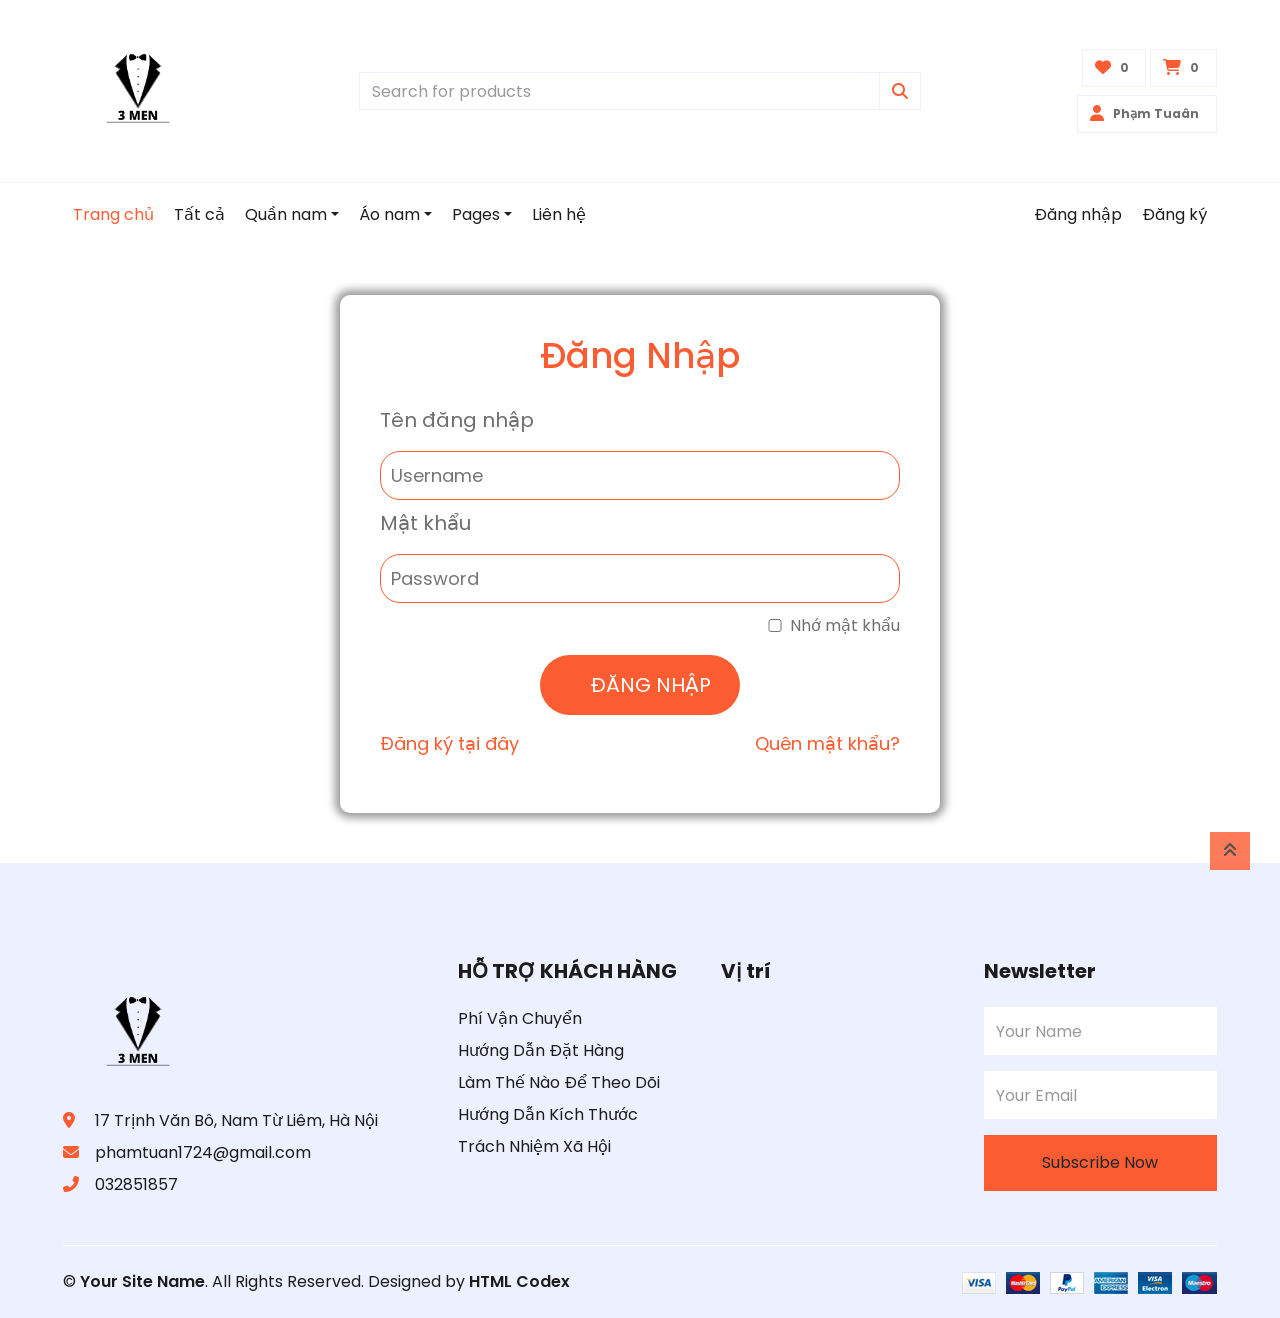
<file: dangnhap.html>
<!DOCTYPE html>
<html lang="en">
  <head>
    <meta charset="utf-8" />
    <title>EShopper - Bootstrap Shop Template</title>
    <meta content="width=device-width, initial-scale=1.0" name="viewport" />
    <meta content="Free HTML Templates" name="keywords" />
    <meta content="Free HTML Templates" name="description" />

    <!-- Favicon -->
    <link href="img/favicon.ico" rel="icon" />

    <!-- Google Web Fonts -->
    <link rel="preconnect" href="https://fonts.gstatic.com" />
    <link
      href="https://fonts.googleapis.com/css2?family=Poppins:wght@100;200;300;400;500;600;700;800;900&display=swap"
      rel="stylesheet"
    />

    <!-- Font Awesome -->
    <link
      rel="stylesheet"
      href="https://cdnjs.cloudflare.com/ajax/libs/font-awesome/6.4.2/css/all.min.css"
      integrity="sha512-z3gLpd7yknf1YoNbCzqRKc4qyor8gaKU1qmn+CShxbuBusANI9QpRohGBreCFkKxLhei6S9CQXFEbbKuqLg0DA=="
      crossorigin="anonymous"
      referrerpolicy="no-referrer"
    />

    <!-- Libraries Stylesheet -->
    <link href="lib/owlcarousel/assets/owl.carousel.min.css" rel="stylesheet" />

    <!-- Customized Bootstrap Stylesheet -->
    <link href="css/style.css" rel="stylesheet" />
  </head>

  <body>
    <!-- Topbar Start -->
    <div class="container-fluid">
      <div class="row align-items-center py-3 px-xl-5">
        <div class="col-lg-3 d-none d-lg-block">
          <a href="" class="text-decoration-none">
            <img src="img/logo.png" alt="" width="150" />
            <!-- <h1 class="m-0 display-5 font-weight-semi-bold"><span class="text-primary font-weight-bold border px-3 mr-1">E</span>Shopper</h1> -->
          </a>
        </div>
        <div class="col-lg-6 col-6 text-left">
          <form action="">
            <div class="input-group">
              <input
                type="text"
                class="form-control"
                placeholder="Search for products"
              />
              <div class="input-group-append">
                <span class="input-group-text bg-transparent text-primary">
                  <i class="fa fa-search"></i>
                </span>
              </div>
            </div>
          </form>
        </div>
        <div class="col-lg-3 col-6 text-right">
          <a href="" class="btn border">
            <i class="fas fa-heart text-primary"></i>
            <span class="badge">0</span>
          </a>
          <a href="" class="btn border">
            <i class="fas fa-shopping-cart text-primary"></i>
            <span class="badge">0</span>
          </a>
          <a href="" class="btn border mt-2">
            <i class="fa-solid fa-user text-primary"></i>
            <span class="badge">Phạm Tuaân</span>
          </a>
        </div>
      </div>
    </div>
    <!-- Topbar End -->

    <!-- Navbar Start -->
    <div class="container-fluid mb-5">
      <div class="row border-top px-xl-5">
        <div class="col-lg-12">
          <nav
            class="navbar navbar-expand-lg bg-light navbar-light py-3 py-lg-0 px-0"
          >
            <a href="" class="text-decoration-none d-block d-lg-none">
              <img src="img/logo.png" alt="" width="200" />
              <!-- <h1 class="m-0 display-5 font-weight-semi-bold"><span class="text-primary font-weight-bold border px-3 mr-1">E</span>Shopper</h1> -->
            </a>
            <button
              type="button"
              class="navbar-toggler"
              data-toggle="collapse"
              data-target="#navbarCollapse"
            >
              <span class="navbar-toggler-icon"></span>
            </button>
            <div
              class="collapse navbar-collapse justify-content-between"
              id="navbarCollapse"
            >
              <div class="navbar-nav mr-auto py-0">
                <a href="index.html" class="nav-item nav-link active"
                  >Trang chủ</a
                >
                <a href="shop.html" class="nav-item nav-link">Tất cả</a>

                <div class="nav-item dropdown">
                  <a
                    href="#"
                    class="nav-link dropdown-toggle"
                    data-toggle="dropdown"
                    >Quần nam</a
                  >
                  <div class="dropdown-menu rounded-0 m-0">
                    <a href="" class="dropdown-item">Quần caki</a>
                    <a href="" class="dropdown-item">Quần bagi</a>
                  </div>
                </div>
                <div class="nav-item dropdown">
                  <a
                    href="#"
                    class="nav-link dropdown-toggle"
                    data-toggle="dropdown"
                    >Áo nam</a
                  >
                  <div class="dropdown-menu rounded-0 m-0">
                    <a href="" class="dropdown-item">Áo Hoddie</a>
                    <a href="" class="dropdown-item">Áo Phông</a>
                  </div>
                </div>
                <div class="nav-item dropdown">
                  <a
                    href="#"
                    class="nav-link dropdown-toggle"
                    data-toggle="dropdown"
                    >Pages</a
                  >
                  <div class="dropdown-menu rounded-0 m-0">
                    <a href="cart.html" class="dropdown-item">Shopping Cart</a>
                    <a href="checkout.html" class="dropdown-item">Checkout</a>
                  </div>
                </div>
                <a href="contact.html" class="nav-item nav-link">Liên hệ</a>
              </div>
              <div class="navbar-nav ml-auto py-0">
                <a href="" class="nav-item nav-link">Đăng nhập</a>
                <a href="" class="nav-item nav-link">Đăng ký</a>
              </div>
            </div>
          </nav>
        </div>
      </div>
    </div>
    <!-- Navbar End -->

    <!-- Đăng nhập  -->
    <div class="login mt-5">
      <div class="form">
        <form
          action="index.php?act=dangky"
          method="post"
          enctype="multipart/form-data"
          class="login2"
        >
          <h2>Đăng Nhập</h2>
          <label for="">Tên đăng nhập</label><br />
          <input
            type="text"
            name="user"
            id=""
            placeholder="Username"
            required
          /><br />

          <label for="">Mật khẩu</label><br />
          <input
            type="password"
            name="pass"
            id=""
            placeholder="Password"
            required
          /><br />
          <div class="remember">
            <input type="checkbox" name="remember" id="" value="1"/>
            <label for="">Nhớ mật khẩu</label>
          </div>

          <div class="sub">
            <!-- <button class="btn submit-login" type="submit" name="dangky">
                        Đăng ký
                    </button> -->
            <input
              type="submit"
              value="ĐĂNG NHẬP"
              name="dangky"
              class="submit-login"
            />
            <div class="sub-2">
              <!-- <a href="#" class="forget">Quên mật khẩu</a> -->
              <a href="index.php" class="account">Đăng ký tại đây</a>
              <a href="index.php" class="account">Quên mật khẩu?</a>
            </div>
          </div>
          <p class="thongbao" style="color: red; width: 400px">
            <?php
                    if (isset($thongbao) && ($thongbao != "")) {
                        echo $thongbao;
                    }
                    ?>
          </p>
        </form>
      </div>
    </div>
    <!-- end đăng nhập  -->

    <!-- Footer Start -->
    <div class="container-fluid bg-secondary text-dark mt-5 pt-5">
      <div class="row px-xl-5 pt-5">
        <div class="col-lg-4 col-md-12 mb-5 pr-3 pr-xl-5">
          <a href="" class="text-decoration-none">
            <img src="img/logo.png" alt="" width="150" />
            <!-- <h1 class="mb-4 display-5 font-weight-semi-bold"><span class="text-primary font-weight-bold border border-white px-3 mr-1">E</span>Shopper</h1> -->
          </a>

          <p class="mb-2">
            <i class="fa fa-map-marker-alt text-primary mr-3"></i> 17 Trịnh Văn
            Bô, Nam Từ Liêm, Hà Nội
          </p>
          <p class="mb-2">
            <i class="fa fa-envelope text-primary mr-3"></i
            >phamtuan1724@gmail.com
          </p>
          <p class="mb-0">
            <i class="fa fa-phone-alt text-primary mr-3"></i>032851857
          </p>
        </div>
        <div class="col-lg-8 col-md-12">
          <div class="row">
            <div class="col-md-4 mb-5">
              <h5 class="font-weight-bold text-dark mb-4">HỖ TRỢ KHÁCH HÀNG</h5>
              <div class="d-flex flex-column justify-content-start">
                <p class="text-dark mb-2">Phí Vận Chuyển</p>
                <p class="text-dark mb-2">Hướng Dẫn Đặt Hàng</p>
                <p class="text-dark mb-2">Làm Thế Nào Để Theo Dõi</p>
                <p class="text-dark mb-2">Hướng Dẫn Kích Thước</p>
                <p class="text-dark mb-2">Trách Nhiệm Xã Hội</p>
              </div>
            </div>
            <div class="col-md-4 mb-5">
              <h5 class="font-weight-bold text-dark mb-4">Vị trí</h5>
              <iframe
                src="https://www.google.com/maps/embed?pb=!1m18!1m12!1m3!1d3723.835352125542!2d105.72923707352393!3d21.039272987420794!2m3!1f0!2f0!3f0!3m2!1i1024!2i768!4f13.1!3m3!1m2!1s0x31345550b525aa03%3A0x3fdefc40f69a023a!2zQ2FvIMSR4bqzbmcgRlBUIFBo4buRIFRy4buLbmggVsSDbiBCw7QgLCBQaMaw4budbmcgUGjGsMahbmcgQ2FuaCAsIHF14bqtbiBU4burIExpw6pt!5e0!3m2!1svi!2s!4v1699468426361!5m2!1svi!2s"
                width="200"
                height="150"
                style="border: 0"
                allowfullscreen=""
                loading="lazy"
                referrerpolicy="no-referrer-when-downgrade"
              ></iframe>
            </div>
            <div class="col-md-4 mb-5">
              <h5 class="font-weight-bold text-dark mb-4">Newsletter</h5>
              <form action="">
                <div class="form-group">
                  <input
                    type="text"
                    class="form-control border-0 py-4"
                    placeholder="Your Name"
                    required="required"
                  />
                </div>
                <div class="form-group">
                  <input
                    type="email"
                    class="form-control border-0 py-4"
                    placeholder="Your Email"
                    required="required"
                  />
                </div>
                <div>
                  <button
                    class="btn btn-primary btn-block border-0 py-3"
                    type="submit"
                  >
                    Subscribe Now
                  </button>
                </div>
              </form>
            </div>
          </div>
        </div>
      </div>
      <div class="row border-top border-light mx-xl-5 py-4">
        <div class="col-md-6 px-xl-0">
          <p class="mb-md-0 text-center text-md-left text-dark">
            &copy;
            <a class="text-dark font-weight-semi-bold" href="#"
              >Your Site Name</a
            >. All Rights Reserved. Designed by
            <a
              class="text-dark font-weight-semi-bold"
              href="https://htmlcodex.com"
              >HTML Codex</a
            >
          </p>
        </div>
        <div class="col-md-6 px-xl-0 text-center text-md-right">
          <img class="img-fluid" src="img/payments.png" alt="" />
        </div>
      </div>
    </div>
    <!-- Footer End -->

    <!-- Back to Top -->
    <a href="#" class="btn btn-primary back-to-top"
      ><i class="fa fa-angle-double-up"></i
    ></a>

    <!-- JavaScript Libraries -->
    <script src="https://code.jquery.com/jquery-3.4.1.min.js"></script>
    <script src="https://stackpath.bootstrapcdn.com/bootstrap/4.4.1/js/bootstrap.bundle.min.js"></script>
    <script src="lib/easing/easing.min.js"></script>
    <script src="lib/owlcarousel/owl.carousel.min.js"></script>

    <!-- Contact Javascript File -->
    <script src="mail/jqBootstrapValidation.min.js"></script>
    <script src="mail/contact.js"></script>

    <!-- Template Javascript -->
    <script src="js/main.js"></script>
  </body>
</html>
</file>
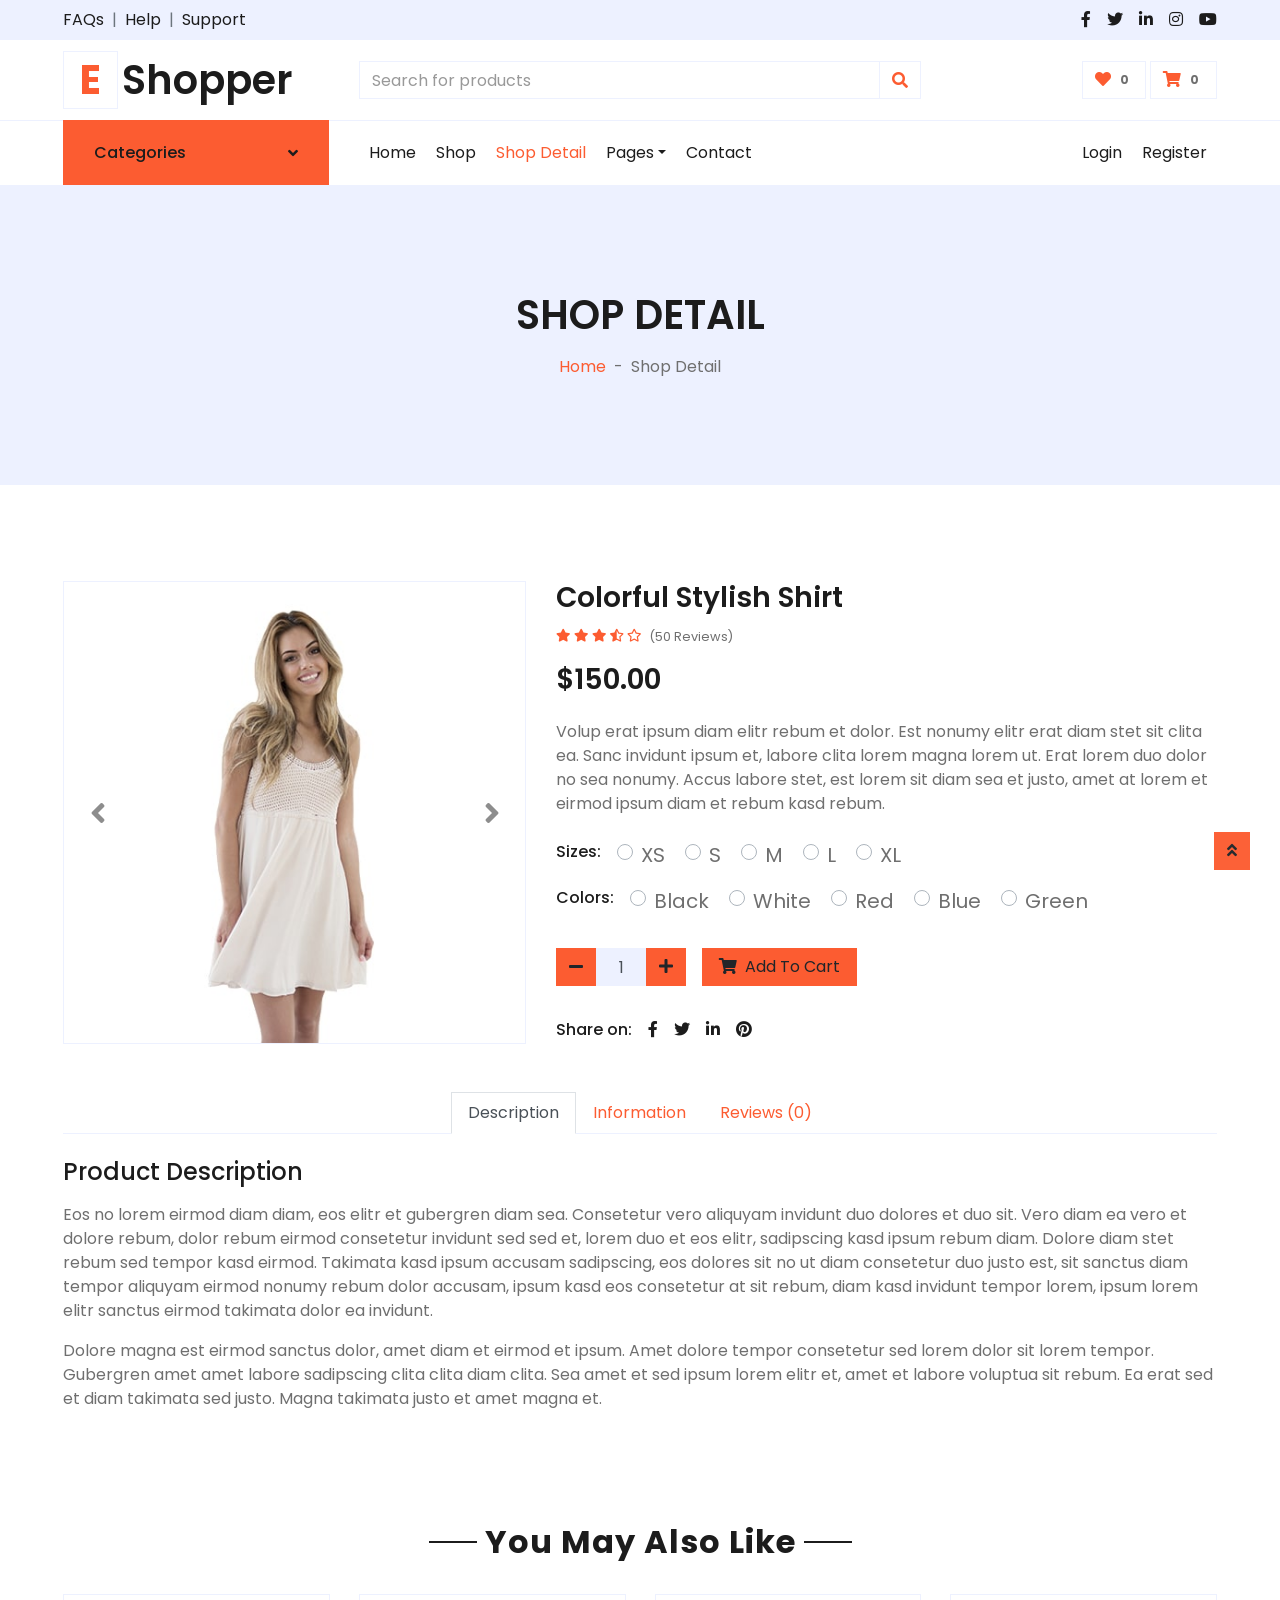
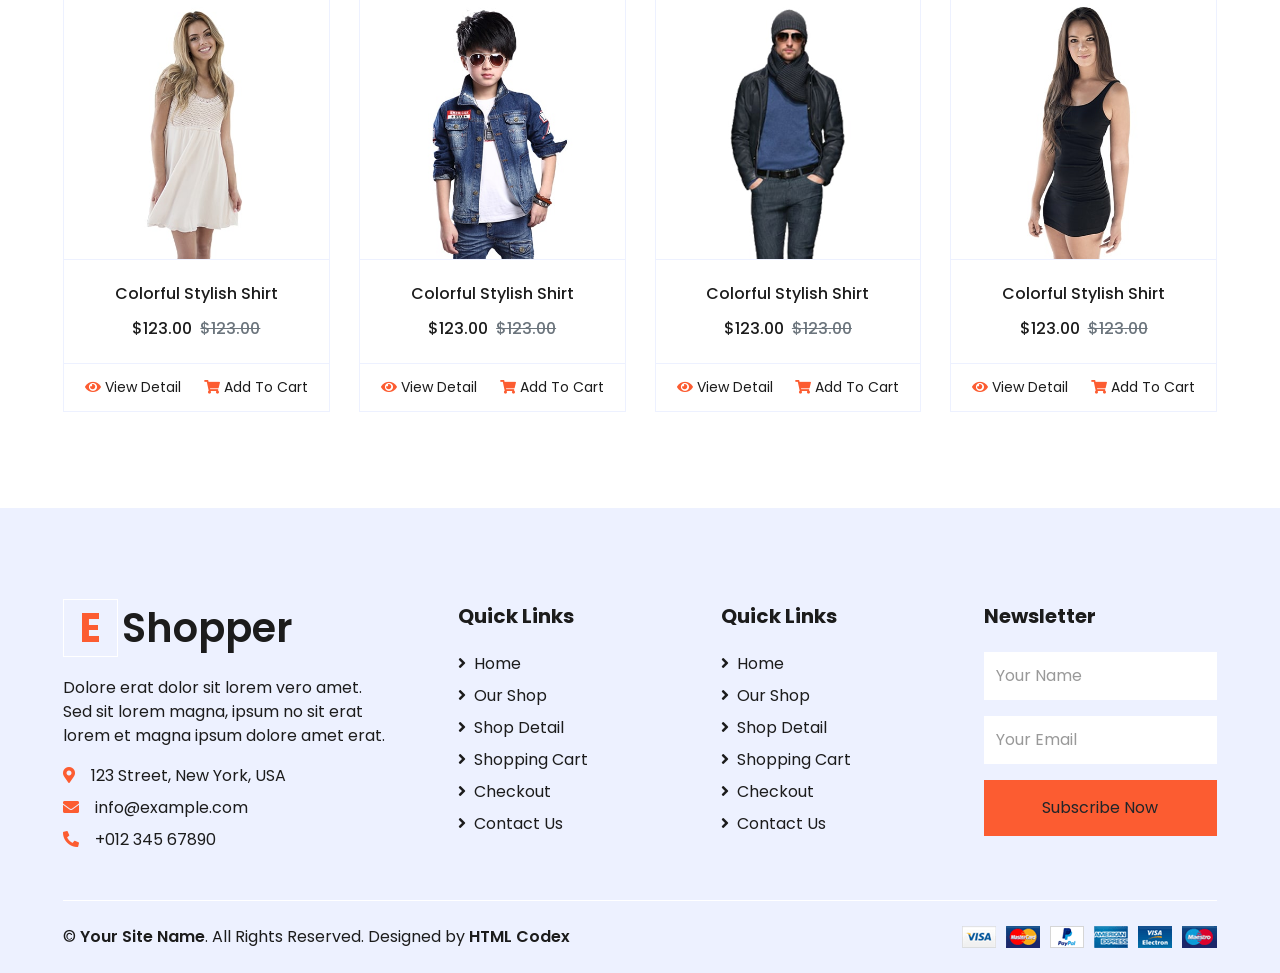
<file: detail.html>
<!DOCTYPE html>
<html lang="en">

<head>
    <meta charset="utf-8">
    <title>EShopper - Bootstrap Shop Template</title>
    <meta content="width=device-width, initial-scale=1.0" name="viewport">
    <meta content="Free HTML Templates" name="keywords">
    <meta content="Free HTML Templates" name="description">

    <!-- Favicon -->
    <link href="img/favicon.ico" rel="icon">

    <!-- Google Web Fonts -->
    <link rel="preconnect" href="https://fonts.gstatic.com">
    <link href="https://fonts.googleapis.com/css2?family=Poppins:wght@100;200;300;400;500;600;700;800;900&display=swap" rel="stylesheet"> 

    <!-- Font Awesome -->
    <link href="https://cdnjs.cloudflare.com/ajax/libs/font-awesome/5.10.0/css/all.min.css" rel="stylesheet">

    <!-- Libraries Stylesheet -->
    <link href="lib/owlcarousel/assets/owl.carousel.min.css" rel="stylesheet">

    <!-- Customized Bootstrap Stylesheet -->
    <link href="css/style.css" rel="stylesheet">
</head>

<body>
    <!-- Topbar Start -->
    <div class="container-fluid">
        <div class="row bg-secondary py-2 px-xl-5">
            <div class="col-lg-6 d-none d-lg-block">
                <div class="d-inline-flex align-items-center">
                    <a class="text-dark" href="">FAQs</a>
                    <span class="text-muted px-2">|</span>
                    <a class="text-dark" href="">Help</a>
                    <span class="text-muted px-2">|</span>
                    <a class="text-dark" href="">Support</a>
                </div>
            </div>
            <div class="col-lg-6 text-center text-lg-right">
                <div class="d-inline-flex align-items-center">
                    <a class="text-dark px-2" href="">
                        <i class="fab fa-facebook-f"></i>
                    </a>
                    <a class="text-dark px-2" href="">
                        <i class="fab fa-twitter"></i>
                    </a>
                    <a class="text-dark px-2" href="">
                        <i class="fab fa-linkedin-in"></i>
                    </a>
                    <a class="text-dark px-2" href="">
                        <i class="fab fa-instagram"></i>
                    </a>
                    <a class="text-dark pl-2" href="">
                        <i class="fab fa-youtube"></i>
                    </a>
                </div>
            </div>
        </div>
        <div class="row align-items-center py-3 px-xl-5">
            <div class="col-lg-3 d-none d-lg-block">
                <a href="" class="text-decoration-none">
                    <h1 class="m-0 display-5 font-weight-semi-bold"><span class="text-primary font-weight-bold border px-3 mr-1">E</span>Shopper</h1>
                </a>
            </div>
            <div class="col-lg-6 col-6 text-left">
                <form action="">
                    <div class="input-group">
                        <input type="text" class="form-control" placeholder="Search for products">
                        <div class="input-group-append">
                            <span class="input-group-text bg-transparent text-primary">
                                <i class="fa fa-search"></i>
                            </span>
                        </div>
                    </div>
                </form>
            </div>
            <div class="col-lg-3 col-6 text-right">
                <a href="" class="btn border">
                    <i class="fas fa-heart text-primary"></i>
                    <span class="badge">0</span>
                </a>
                <a href="" class="btn border">
                    <i class="fas fa-shopping-cart text-primary"></i>
                    <span class="badge">0</span>
                </a>
            </div>
        </div>
    </div>
    <!-- Topbar End -->


    <!-- Navbar Start -->
    <div class="container-fluid">
        <div class="row border-top px-xl-5">
            <div class="col-lg-3 d-none d-lg-block">
                <a class="btn shadow-none d-flex align-items-center justify-content-between bg-primary text-white w-100" data-toggle="collapse" href="#navbar-vertical" style="height: 65px; margin-top: -1px; padding: 0 30px;">
                    <h6 class="m-0">Categories</h6>
                    <i class="fa fa-angle-down text-dark"></i>
                </a>
                <nav class="collapse position-absolute navbar navbar-vertical navbar-light align-items-start p-0 border border-top-0 border-bottom-0 bg-light" id="navbar-vertical" style="width: calc(100% - 30px); z-index: 1;">
                    <div class="navbar-nav w-100 overflow-hidden" style="height: 410px">
                        <div class="nav-item dropdown">
                            <a href="#" class="nav-link" data-toggle="dropdown">Dresses <i class="fa fa-angle-down float-right mt-1"></i></a>
                            <div class="dropdown-menu position-absolute bg-secondary border-0 rounded-0 w-100 m-0">
                                <a href="" class="dropdown-item">Men's Dresses</a>
                                <a href="" class="dropdown-item">Women's Dresses</a>
                                <a href="" class="dropdown-item">Baby's Dresses</a>
                            </div>
                        </div>
                        <a href="" class="nav-item nav-link">Shirts</a>
                        <a href="" class="nav-item nav-link">Jeans</a>
                        <a href="" class="nav-item nav-link">Swimwear</a>
                        <a href="" class="nav-item nav-link">Sleepwear</a>
                        <a href="" class="nav-item nav-link">Sportswear</a>
                        <a href="" class="nav-item nav-link">Jumpsuits</a>
                        <a href="" class="nav-item nav-link">Blazers</a>
                        <a href="" class="nav-item nav-link">Jackets</a>
                        <a href="" class="nav-item nav-link">Shoes</a>
                    </div>
                </nav>
            </div>
            <div class="col-lg-9">
                <nav class="navbar navbar-expand-lg bg-light navbar-light py-3 py-lg-0 px-0">
                    <a href="" class="text-decoration-none d-block d-lg-none">
                        <h1 class="m-0 display-5 font-weight-semi-bold"><span class="text-primary font-weight-bold border px-3 mr-1">E</span>Shopper</h1>
                    </a>
                    <button type="button" class="navbar-toggler" data-toggle="collapse" data-target="#navbarCollapse">
                        <span class="navbar-toggler-icon"></span>
                    </button>
                    <div class="collapse navbar-collapse justify-content-between" id="navbarCollapse">
                        <div class="navbar-nav mr-auto py-0">
                            <a href="index.html" class="nav-item nav-link">Home</a>
                            <a href="shop.html" class="nav-item nav-link">Shop</a>
                            <a href="detail.html" class="nav-item nav-link active">Shop Detail</a>
                            <div class="nav-item dropdown">
                                <a href="#" class="nav-link dropdown-toggle" data-toggle="dropdown">Pages</a>
                                <div class="dropdown-menu rounded-0 m-0">
                                    <a href="cart.html" class="dropdown-item">Shopping Cart</a>
                                    <a href="checkout.html" class="dropdown-item">Checkout</a>
                                </div>
                            </div>
                            <a href="contact.html" class="nav-item nav-link">Contact</a>
                        </div>
                        <div class="navbar-nav ml-auto py-0">
                            <a href="" class="nav-item nav-link">Login</a>
                            <a href="" class="nav-item nav-link">Register</a>
                        </div>
                    </div>
                </nav>
            </div>
        </div>
    </div>
    <!-- Navbar End -->


    <!-- Page Header Start -->
    <div class="container-fluid bg-secondary mb-5">
        <div class="d-flex flex-column align-items-center justify-content-center" style="min-height: 300px">
            <h1 class="font-weight-semi-bold text-uppercase mb-3">Shop Detail</h1>
            <div class="d-inline-flex">
                <p class="m-0"><a href="">Home</a></p>
                <p class="m-0 px-2">-</p>
                <p class="m-0">Shop Detail</p>
            </div>
        </div>
    </div>
    <!-- Page Header End -->


    <!-- Shop Detail Start -->
    <div class="container-fluid py-5">
        <div class="row px-xl-5">
            <div class="col-lg-5 pb-5">
                <div id="product-carousel" class="carousel slide" data-ride="carousel">
                    <div class="carousel-inner border">
                        <div class="carousel-item active">
                            <img class="w-100 h-100" src="img/product-1.jpg" alt="Image">
                        </div>
                        <div class="carousel-item">
                            <img class="w-100 h-100" src="img/product-2.jpg" alt="Image">
                        </div>
                        <div class="carousel-item">
                            <img class="w-100 h-100" src="img/product-3.jpg" alt="Image">
                        </div>
                        <div class="carousel-item">
                            <img class="w-100 h-100" src="img/product-4.jpg" alt="Image">
                        </div>
                    </div>
                    <a class="carousel-control-prev" href="#product-carousel" data-slide="prev">
                        <i class="fa fa-2x fa-angle-left text-dark"></i>
                    </a>
                    <a class="carousel-control-next" href="#product-carousel" data-slide="next">
                        <i class="fa fa-2x fa-angle-right text-dark"></i>
                    </a>
                </div>
            </div>

            <div class="col-lg-7 pb-5">
                <h3 class="font-weight-semi-bold">Colorful Stylish Shirt</h3>
                <div class="d-flex mb-3">
                    <div class="text-primary mr-2">
                        <small class="fas fa-star"></small>
                        <small class="fas fa-star"></small>
                        <small class="fas fa-star"></small>
                        <small class="fas fa-star-half-alt"></small>
                        <small class="far fa-star"></small>
                    </div>
                    <small class="pt-1">(50 Reviews)</small>
                </div>
                <h3 class="font-weight-semi-bold mb-4">$150.00</h3>
                <p class="mb-4">Volup erat ipsum diam elitr rebum et dolor. Est nonumy elitr erat diam stet sit clita ea. Sanc invidunt ipsum et, labore clita lorem magna lorem ut. Erat lorem duo dolor no sea nonumy. Accus labore stet, est lorem sit diam sea et justo, amet at lorem et eirmod ipsum diam et rebum kasd rebum.</p>
                <div class="d-flex mb-3">
                    <p class="text-dark font-weight-medium mb-0 mr-3">Sizes:</p>
                    <form>
                        <div class="custom-control custom-radio custom-control-inline">
                            <input type="radio" class="custom-control-input" id="size-1" name="size">
                            <label class="custom-control-label" for="size-1">XS</label>
                        </div>
                        <div class="custom-control custom-radio custom-control-inline">
                            <input type="radio" class="custom-control-input" id="size-2" name="size">
                            <label class="custom-control-label" for="size-2">S</label>
                        </div>
                        <div class="custom-control custom-radio custom-control-inline">
                            <input type="radio" class="custom-control-input" id="size-3" name="size">
                            <label class="custom-control-label" for="size-3">M</label>
                        </div>
                        <div class="custom-control custom-radio custom-control-inline">
                            <input type="radio" class="custom-control-input" id="size-4" name="size">
                            <label class="custom-control-label" for="size-4">L</label>
                        </div>
                        <div class="custom-control custom-radio custom-control-inline">
                            <input type="radio" class="custom-control-input" id="size-5" name="size">
                            <label class="custom-control-label" for="size-5">XL</label>
                        </div>
                    </form>
                </div>
                <div class="d-flex mb-4">
                    <p class="text-dark font-weight-medium mb-0 mr-3">Colors:</p>
                    <form>
                        <div class="custom-control custom-radio custom-control-inline">
                            <input type="radio" class="custom-control-input" id="color-1" name="color">
                            <label class="custom-control-label" for="color-1">Black</label>
                        </div>
                        <div class="custom-control custom-radio custom-control-inline">
                            <input type="radio" class="custom-control-input" id="color-2" name="color">
                            <label class="custom-control-label" for="color-2">White</label>
                        </div>
                        <div class="custom-control custom-radio custom-control-inline">
                            <input type="radio" class="custom-control-input" id="color-3" name="color">
                            <label class="custom-control-label" for="color-3">Red</label>
                        </div>
                        <div class="custom-control custom-radio custom-control-inline">
                            <input type="radio" class="custom-control-input" id="color-4" name="color">
                            <label class="custom-control-label" for="color-4">Blue</label>
                        </div>
                        <div class="custom-control custom-radio custom-control-inline">
                            <input type="radio" class="custom-control-input" id="color-5" name="color">
                            <label class="custom-control-label" for="color-5">Green</label>
                        </div>
                    </form>
                </div>
                <div class="d-flex align-items-center mb-4 pt-2">
                    <div class="input-group quantity mr-3" style="width: 130px;">
                        <div class="input-group-btn">
                            <button class="btn btn-primary btn-minus" >
                            <i class="fa fa-minus"></i>
                            </button>
                        </div>
                        <input type="text" class="form-control bg-secondary text-center" value="1">
                        <div class="input-group-btn">
                            <button class="btn btn-primary btn-plus">
                                <i class="fa fa-plus"></i>
                            </button>
                        </div>
                    </div>
                    <button class="btn btn-primary px-3"><i class="fa fa-shopping-cart mr-1"></i> Add To Cart</button>
                </div>
                <div class="d-flex pt-2">
                    <p class="text-dark font-weight-medium mb-0 mr-2">Share on:</p>
                    <div class="d-inline-flex">
                        <a class="text-dark px-2" href="">
                            <i class="fab fa-facebook-f"></i>
                        </a>
                        <a class="text-dark px-2" href="">
                            <i class="fab fa-twitter"></i>
                        </a>
                        <a class="text-dark px-2" href="">
                            <i class="fab fa-linkedin-in"></i>
                        </a>
                        <a class="text-dark px-2" href="">
                            <i class="fab fa-pinterest"></i>
                        </a>
                    </div>
                </div>
            </div>
        </div>
        <div class="row px-xl-5">
            <div class="col">
                <div class="nav nav-tabs justify-content-center border-secondary mb-4">
                    <a class="nav-item nav-link active" data-toggle="tab" href="#tab-pane-1">Description</a>
                    <a class="nav-item nav-link" data-toggle="tab" href="#tab-pane-2">Information</a>
                    <a class="nav-item nav-link" data-toggle="tab" href="#tab-pane-3">Reviews (0)</a>
                </div>
                <div class="tab-content">
                    <div class="tab-pane fade show active" id="tab-pane-1">
                        <h4 class="mb-3">Product Description</h4>
                        <p>Eos no lorem eirmod diam diam, eos elitr et gubergren diam sea. Consetetur vero aliquyam invidunt duo dolores et duo sit. Vero diam ea vero et dolore rebum, dolor rebum eirmod consetetur invidunt sed sed et, lorem duo et eos elitr, sadipscing kasd ipsum rebum diam. Dolore diam stet rebum sed tempor kasd eirmod. Takimata kasd ipsum accusam sadipscing, eos dolores sit no ut diam consetetur duo justo est, sit sanctus diam tempor aliquyam eirmod nonumy rebum dolor accusam, ipsum kasd eos consetetur at sit rebum, diam kasd invidunt tempor lorem, ipsum lorem elitr sanctus eirmod takimata dolor ea invidunt.</p>
                        <p>Dolore magna est eirmod sanctus dolor, amet diam et eirmod et ipsum. Amet dolore tempor consetetur sed lorem dolor sit lorem tempor. Gubergren amet amet labore sadipscing clita clita diam clita. Sea amet et sed ipsum lorem elitr et, amet et labore voluptua sit rebum. Ea erat sed et diam takimata sed justo. Magna takimata justo et amet magna et.</p>
                    </div>
                    <div class="tab-pane fade" id="tab-pane-2">
                        <h4 class="mb-3">Additional Information</h4>
                        <p>Eos no lorem eirmod diam diam, eos elitr et gubergren diam sea. Consetetur vero aliquyam invidunt duo dolores et duo sit. Vero diam ea vero et dolore rebum, dolor rebum eirmod consetetur invidunt sed sed et, lorem duo et eos elitr, sadipscing kasd ipsum rebum diam. Dolore diam stet rebum sed tempor kasd eirmod. Takimata kasd ipsum accusam sadipscing, eos dolores sit no ut diam consetetur duo justo est, sit sanctus diam tempor aliquyam eirmod nonumy rebum dolor accusam, ipsum kasd eos consetetur at sit rebum, diam kasd invidunt tempor lorem, ipsum lorem elitr sanctus eirmod takimata dolor ea invidunt.</p>
                        <div class="row">
                            <div class="col-md-6">
                                <ul class="list-group list-group-flush">
                                    <li class="list-group-item px-0">
                                        Sit erat duo lorem duo ea consetetur, et eirmod takimata.
                                    </li>
                                    <li class="list-group-item px-0">
                                        Amet kasd gubergren sit sanctus et lorem eos sadipscing at.
                                    </li>
                                    <li class="list-group-item px-0">
                                        Duo amet accusam eirmod nonumy stet et et stet eirmod.
                                    </li>
                                    <li class="list-group-item px-0">
                                        Takimata ea clita labore amet ipsum erat justo voluptua. Nonumy.
                                    </li>
                                  </ul> 
                            </div>
                            <div class="col-md-6">
                                <ul class="list-group list-group-flush">
                                    <li class="list-group-item px-0">
                                        Sit erat duo lorem duo ea consetetur, et eirmod takimata.
                                    </li>
                                    <li class="list-group-item px-0">
                                        Amet kasd gubergren sit sanctus et lorem eos sadipscing at.
                                    </li>
                                    <li class="list-group-item px-0">
                                        Duo amet accusam eirmod nonumy stet et et stet eirmod.
                                    </li>
                                    <li class="list-group-item px-0">
                                        Takimata ea clita labore amet ipsum erat justo voluptua. Nonumy.
                                    </li>
                                  </ul> 
                            </div>
                        </div>
                    </div>
                    <div class="tab-pane fade" id="tab-pane-3">
                        <div class="row">
                            <div class="col-md-6">
                                <h4 class="mb-4">1 review for "Colorful Stylish Shirt"</h4>
                                <div class="media mb-4">
                                    <img src="img/user.jpg" alt="Image" class="img-fluid mr-3 mt-1" style="width: 45px;">
                                    <div class="media-body">
                                        <h6>John Doe<small> - <i>01 Jan 2045</i></small></h6>
                                        <div class="text-primary mb-2">
                                            <i class="fas fa-star"></i>
                                            <i class="fas fa-star"></i>
                                            <i class="fas fa-star"></i>
                                            <i class="fas fa-star-half-alt"></i>
                                            <i class="far fa-star"></i>
                                        </div>
                                        <p>Diam amet duo labore stet elitr ea clita ipsum, tempor labore accusam ipsum et no at. Kasd diam tempor rebum magna dolores sed sed eirmod ipsum.</p>
                                    </div>
                                </div>
                            </div>
                            <div class="col-md-6">
                                <h4 class="mb-4">Leave a review</h4>
                                <small>Your email address will not be published. Required fields are marked *</small>
                                <div class="d-flex my-3">
                                    <p class="mb-0 mr-2">Your Rating * :</p>
                                    <div class="text-primary">
                                        <i class="far fa-star"></i>
                                        <i class="far fa-star"></i>
                                        <i class="far fa-star"></i>
                                        <i class="far fa-star"></i>
                                        <i class="far fa-star"></i>
                                    </div>
                                </div>
                                <form>
                                    <div class="form-group">
                                        <label for="message">Your Review *</label>
                                        <textarea id="message" cols="30" rows="5" class="form-control"></textarea>
                                    </div>
                                    <div class="form-group">
                                        <label for="name">Your Name *</label>
                                        <input type="text" class="form-control" id="name">
                                    </div>
                                    <div class="form-group">
                                        <label for="email">Your Email *</label>
                                        <input type="email" class="form-control" id="email">
                                    </div>
                                    <div class="form-group mb-0">
                                        <input type="submit" value="Leave Your Review" class="btn btn-primary px-3">
                                    </div>
                                </form>
                            </div>
                        </div>
                    </div>
                </div>
            </div>
        </div>
    </div>
    <!-- Shop Detail End -->


    <!-- Products Start -->
    <div class="container-fluid py-5">
        <div class="text-center mb-4">
            <h2 class="section-title px-5"><span class="px-2">You May Also Like</span></h2>
        </div>
        <div class="row px-xl-5">
            <div class="col">
                <div class="owl-carousel related-carousel">
                    <div class="card product-item border-0">
                        <div class="card-header product-img position-relative overflow-hidden bg-transparent border p-0">
                            <img class="img-fluid w-100" src="img/product-1.jpg" alt="">
                        </div>
                        <div class="card-body border-left border-right text-center p-0 pt-4 pb-3">
                            <h6 class="text-truncate mb-3">Colorful Stylish Shirt</h6>
                            <div class="d-flex justify-content-center">
                                <h6>$123.00</h6><h6 class="text-muted ml-2"><del>$123.00</del></h6>
                            </div>
                        </div>
                        <div class="card-footer d-flex justify-content-between bg-light border">
                            <a href="" class="btn btn-sm text-dark p-0"><i class="fas fa-eye text-primary mr-1"></i>View Detail</a>
                            <a href="" class="btn btn-sm text-dark p-0"><i class="fas fa-shopping-cart text-primary mr-1"></i>Add To Cart</a>
                        </div>
                    </div>
                    <div class="card product-item border-0">
                        <div class="card-header product-img position-relative overflow-hidden bg-transparent border p-0">
                            <img class="img-fluid w-100" src="img/product-2.jpg" alt="">
                        </div>
                        <div class="card-body border-left border-right text-center p-0 pt-4 pb-3">
                            <h6 class="text-truncate mb-3">Colorful Stylish Shirt</h6>
                            <div class="d-flex justify-content-center">
                                <h6>$123.00</h6><h6 class="text-muted ml-2"><del>$123.00</del></h6>
                            </div>
                        </div>
                        <div class="card-footer d-flex justify-content-between bg-light border">
                            <a href="" class="btn btn-sm text-dark p-0"><i class="fas fa-eye text-primary mr-1"></i>View Detail</a>
                            <a href="" class="btn btn-sm text-dark p-0"><i class="fas fa-shopping-cart text-primary mr-1"></i>Add To Cart</a>
                        </div>
                    </div>
                    <div class="card product-item border-0">
                        <div class="card-header product-img position-relative overflow-hidden bg-transparent border p-0">
                            <img class="img-fluid w-100" src="img/product-3.jpg" alt="">
                        </div>
                        <div class="card-body border-left border-right text-center p-0 pt-4 pb-3">
                            <h6 class="text-truncate mb-3">Colorful Stylish Shirt</h6>
                            <div class="d-flex justify-content-center">
                                <h6>$123.00</h6><h6 class="text-muted ml-2"><del>$123.00</del></h6>
                            </div>
                        </div>
                        <div class="card-footer d-flex justify-content-between bg-light border">
                            <a href="" class="btn btn-sm text-dark p-0"><i class="fas fa-eye text-primary mr-1"></i>View Detail</a>
                            <a href="" class="btn btn-sm text-dark p-0"><i class="fas fa-shopping-cart text-primary mr-1"></i>Add To Cart</a>
                        </div>
                    </div>
                    <div class="card product-item border-0">
                        <div class="card-header product-img position-relative overflow-hidden bg-transparent border p-0">
                            <img class="img-fluid w-100" src="img/product-4.jpg" alt="">
                        </div>
                        <div class="card-body border-left border-right text-center p-0 pt-4 pb-3">
                            <h6 class="text-truncate mb-3">Colorful Stylish Shirt</h6>
                            <div class="d-flex justify-content-center">
                                <h6>$123.00</h6><h6 class="text-muted ml-2"><del>$123.00</del></h6>
                            </div>
                        </div>
                        <div class="card-footer d-flex justify-content-between bg-light border">
                            <a href="" class="btn btn-sm text-dark p-0"><i class="fas fa-eye text-primary mr-1"></i>View Detail</a>
                            <a href="" class="btn btn-sm text-dark p-0"><i class="fas fa-shopping-cart text-primary mr-1"></i>Add To Cart</a>
                        </div>
                    </div>
                    <div class="card product-item border-0">
                        <div class="card-header product-img position-relative overflow-hidden bg-transparent border p-0">
                            <img class="img-fluid w-100" src="img/product-5.jpg" alt="">
                        </div>
                        <div class="card-body border-left border-right text-center p-0 pt-4 pb-3">
                            <h6 class="text-truncate mb-3">Colorful Stylish Shirt</h6>
                            <div class="d-flex justify-content-center">
                                <h6>$123.00</h6><h6 class="text-muted ml-2"><del>$123.00</del></h6>
                            </div>
                        </div>
                        <div class="card-footer d-flex justify-content-between bg-light border">
                            <a href="" class="btn btn-sm text-dark p-0"><i class="fas fa-eye text-primary mr-1"></i>View Detail</a>
                            <a href="" class="btn btn-sm text-dark p-0"><i class="fas fa-shopping-cart text-primary mr-1"></i>Add To Cart</a>
                        </div>
                    </div>
                </div>
            </div>
        </div>
    </div>
    <!-- Products End -->


    <!-- Footer Start -->
    <div class="container-fluid bg-secondary text-dark mt-5 pt-5">
        <div class="row px-xl-5 pt-5">
            <div class="col-lg-4 col-md-12 mb-5 pr-3 pr-xl-5">
                <a href="" class="text-decoration-none">
                    <h1 class="mb-4 display-5 font-weight-semi-bold"><span class="text-primary font-weight-bold border border-white px-3 mr-1">E</span>Shopper</h1>
                </a>
                <p>Dolore erat dolor sit lorem vero amet. Sed sit lorem magna, ipsum no sit erat lorem et magna ipsum dolore amet erat.</p>
                <p class="mb-2"><i class="fa fa-map-marker-alt text-primary mr-3"></i>123 Street, New York, USA</p>
                <p class="mb-2"><i class="fa fa-envelope text-primary mr-3"></i>info@example.com</p>
                <p class="mb-0"><i class="fa fa-phone-alt text-primary mr-3"></i>+012 345 67890</p>
            </div>
            <div class="col-lg-8 col-md-12">
                <div class="row">
                    <div class="col-md-4 mb-5">
                        <h5 class="font-weight-bold text-dark mb-4">Quick Links</h5>
                        <div class="d-flex flex-column justify-content-start">
                            <a class="text-dark mb-2" href="index.html"><i class="fa fa-angle-right mr-2"></i>Home</a>
                            <a class="text-dark mb-2" href="shop.html"><i class="fa fa-angle-right mr-2"></i>Our Shop</a>
                            <a class="text-dark mb-2" href="detail.html"><i class="fa fa-angle-right mr-2"></i>Shop Detail</a>
                            <a class="text-dark mb-2" href="cart.html"><i class="fa fa-angle-right mr-2"></i>Shopping Cart</a>
                            <a class="text-dark mb-2" href="checkout.html"><i class="fa fa-angle-right mr-2"></i>Checkout</a>
                            <a class="text-dark" href="contact.html"><i class="fa fa-angle-right mr-2"></i>Contact Us</a>
                        </div>
                    </div>
                    <div class="col-md-4 mb-5">
                        <h5 class="font-weight-bold text-dark mb-4">Quick Links</h5>
                        <div class="d-flex flex-column justify-content-start">
                            <a class="text-dark mb-2" href="index.html"><i class="fa fa-angle-right mr-2"></i>Home</a>
                            <a class="text-dark mb-2" href="shop.html"><i class="fa fa-angle-right mr-2"></i>Our Shop</a>
                            <a class="text-dark mb-2" href="detail.html"><i class="fa fa-angle-right mr-2"></i>Shop Detail</a>
                            <a class="text-dark mb-2" href="cart.html"><i class="fa fa-angle-right mr-2"></i>Shopping Cart</a>
                            <a class="text-dark mb-2" href="checkout.html"><i class="fa fa-angle-right mr-2"></i>Checkout</a>
                            <a class="text-dark" href="contact.html"><i class="fa fa-angle-right mr-2"></i>Contact Us</a>
                        </div>
                    </div>
                    <div class="col-md-4 mb-5">
                        <h5 class="font-weight-bold text-dark mb-4">Newsletter</h5>
                        <form action="">
                            <div class="form-group">
                                <input type="text" class="form-control border-0 py-4" placeholder="Your Name" required="required" />
                            </div>
                            <div class="form-group">
                                <input type="email" class="form-control border-0 py-4" placeholder="Your Email"
                                    required="required" />
                            </div>
                            <div>
                                <button class="btn btn-primary btn-block border-0 py-3" type="submit">Subscribe Now</button>
                            </div>
                        </form>
                    </div>
                </div>
            </div>
        </div>
        <div class="row border-top border-light mx-xl-5 py-4">
            <div class="col-md-6 px-xl-0">
                <p class="mb-md-0 text-center text-md-left text-dark">
                    &copy; <a class="text-dark font-weight-semi-bold" href="#">Your Site Name</a>. All Rights Reserved. Designed
                    by
                    <a class="text-dark font-weight-semi-bold" href="https://htmlcodex.com">HTML Codex</a>
                </p>
            </div>
            <div class="col-md-6 px-xl-0 text-center text-md-right">
                <img class="img-fluid" src="img/payments.png" alt="">
            </div>
        </div>
    </div>
    <!-- Footer End -->


    <!-- Back to Top -->
    <a href="#" class="btn btn-primary back-to-top"><i class="fa fa-angle-double-up"></i></a>


    <!-- JavaScript Libraries -->
    <script src="https://code.jquery.com/jquery-3.4.1.min.js"></script>
    <script src="https://stackpath.bootstrapcdn.com/bootstrap/4.4.1/js/bootstrap.bundle.min.js"></script>
    <script src="lib/easing/easing.min.js"></script>
    <script src="lib/owlcarousel/owl.carousel.min.js"></script>

    <!-- Contact Javascript File -->
    <script src="mail/jqBootstrapValidation.min.js"></script>
    <script src="mail/contact.js"></script>

    <!-- Template Javascript -->
    <script src="js/main.js"></script>
</body>

</html>
</file>
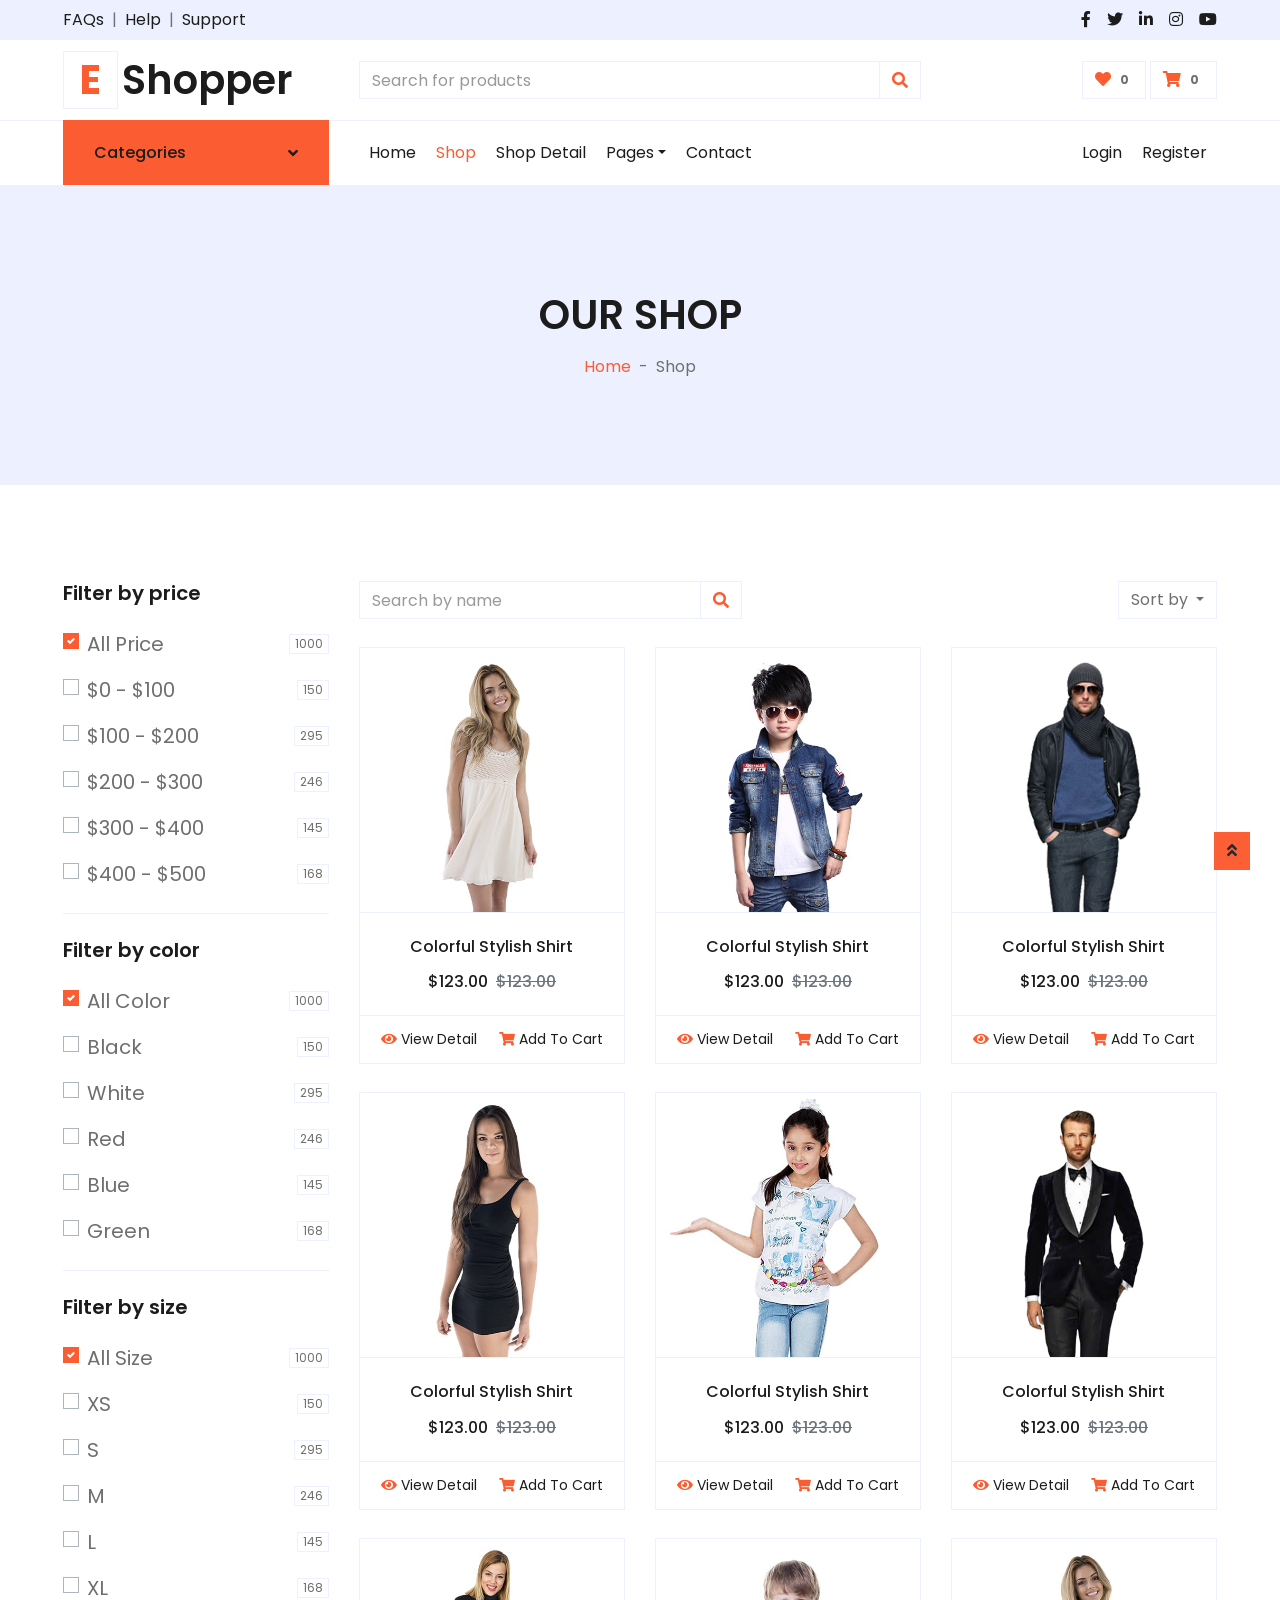
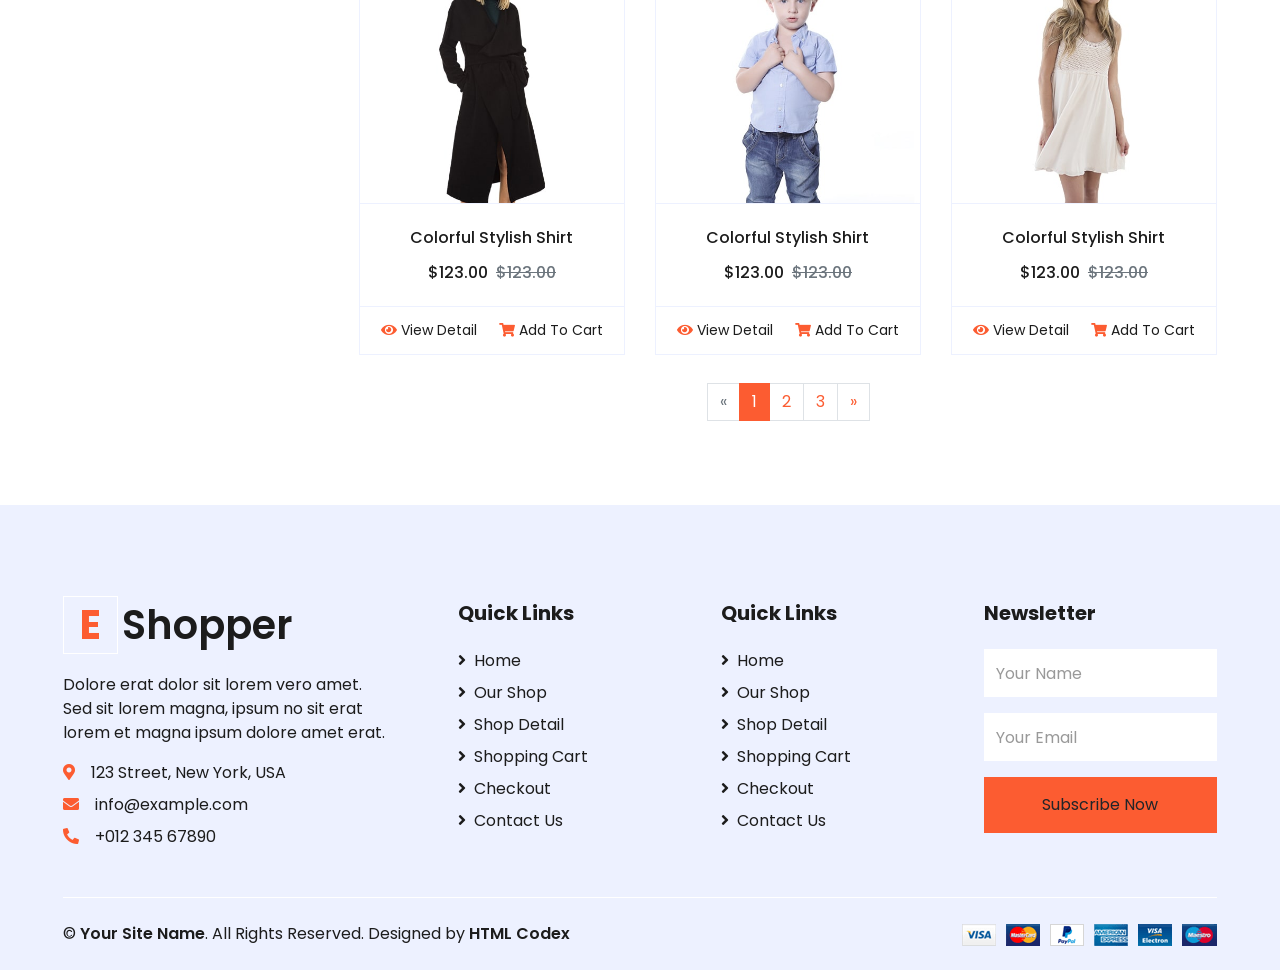
<file: shop.html>
<!DOCTYPE html>
<html lang="en">

<head>
    <meta charset="utf-8">
    <title>EShopper - Bootstrap Shop Template</title>
    <meta content="width=device-width, initial-scale=1.0" name="viewport">
    <meta content="Free HTML Templates" name="keywords">
    <meta content="Free HTML Templates" name="description">

    <!-- Favicon -->
    <link href="img/favicon.ico" rel="icon">

    <!-- Google Web Fonts -->
    <link rel="preconnect" href="https://fonts.gstatic.com">
    <link href="https://fonts.googleapis.com/css2?family=Poppins:wght@100;200;300;400;500;600;700;800;900&display=swap" rel="stylesheet"> 

    <!-- Font Awesome -->
    <link href="https://cdnjs.cloudflare.com/ajax/libs/font-awesome/5.10.0/css/all.min.css" rel="stylesheet">

    <!-- Libraries Stylesheet -->
    <link href="lib/owlcarousel/assets/owl.carousel.min.css" rel="stylesheet">

    <!-- Customized Bootstrap Stylesheet -->
    <link href="css/style.css" rel="stylesheet">
</head>

<body>
    <!-- Topbar Start -->
    <div class="container-fluid">
        <div class="row bg-secondary py-2 px-xl-5">
            <div class="col-lg-6 d-none d-lg-block">
                <div class="d-inline-flex align-items-center">
                    <a class="text-dark" href="">FAQs</a>
                    <span class="text-muted px-2">|</span>
                    <a class="text-dark" href="">Help</a>
                    <span class="text-muted px-2">|</span>
                    <a class="text-dark" href="">Support</a>
                </div>
            </div>
            <div class="col-lg-6 text-center text-lg-right">
                <div class="d-inline-flex align-items-center">
                    <a class="text-dark px-2" href="">
                        <i class="fab fa-facebook-f"></i>
                    </a>
                    <a class="text-dark px-2" href="">
                        <i class="fab fa-twitter"></i>
                    </a>
                    <a class="text-dark px-2" href="">
                        <i class="fab fa-linkedin-in"></i>
                    </a>
                    <a class="text-dark px-2" href="">
                        <i class="fab fa-instagram"></i>
                    </a>
                    <a class="text-dark pl-2" href="">
                        <i class="fab fa-youtube"></i>
                    </a>
                </div>
            </div>
        </div>
        <div class="row align-items-center py-3 px-xl-5">
            <div class="col-lg-3 d-none d-lg-block">
                <a href="" class="text-decoration-none">
                    <h1 class="m-0 display-5 font-weight-semi-bold"><span class="text-primary font-weight-bold border px-3 mr-1">E</span>Shopper</h1>
                </a>
            </div>
            <div class="col-lg-6 col-6 text-left">
                <form action="">
                    <div class="input-group">
                        <input type="text" class="form-control" placeholder="Search for products">
                        <div class="input-group-append">
                            <span class="input-group-text bg-transparent text-primary">
                                <i class="fa fa-search"></i>
                            </span>
                        </div>
                    </div>
                </form>
            </div>
            <div class="col-lg-3 col-6 text-right">
                <a href="" class="btn border">
                    <i class="fas fa-heart text-primary"></i>
                    <span class="badge">0</span>
                </a>
                <a href="" class="btn border">
                    <i class="fas fa-shopping-cart text-primary"></i>
                    <span class="badge">0</span>
                </a>
            </div>
        </div>
    </div>
    <!-- Topbar End -->


    <!-- Navbar Start -->
    <div class="container-fluid">
        <div class="row border-top px-xl-5">
            <div class="col-lg-3 d-none d-lg-block">
                <a class="btn shadow-none d-flex align-items-center justify-content-between bg-primary text-white w-100" data-toggle="collapse" href="#navbar-vertical" style="height: 65px; margin-top: -1px; padding: 0 30px;">
                    <h6 class="m-0">Categories</h6>
                    <i class="fa fa-angle-down text-dark"></i>
                </a>
                <nav class="collapse position-absolute navbar navbar-vertical navbar-light align-items-start p-0 border border-top-0 border-bottom-0 bg-light" id="navbar-vertical" style="width: calc(100% - 30px); z-index: 1;">
                    <div class="navbar-nav w-100 overflow-hidden" style="height: 410px">
                        <div class="nav-item dropdown">
                            <a href="#" class="nav-link" data-toggle="dropdown">Dresses <i class="fa fa-angle-down float-right mt-1"></i></a>
                            <div class="dropdown-menu position-absolute bg-secondary border-0 rounded-0 w-100 m-0">
                                <a href="" class="dropdown-item">Men's Dresses</a>
                                <a href="" class="dropdown-item">Women's Dresses</a>
                                <a href="" class="dropdown-item">Baby's Dresses</a>
                            </div>
                        </div>
                        <a href="" class="nav-item nav-link">Shirts</a>
                        <a href="" class="nav-item nav-link">Jeans</a>
                        <a href="" class="nav-item nav-link">Swimwear</a>
                        <a href="" class="nav-item nav-link">Sleepwear</a>
                        <a href="" class="nav-item nav-link">Sportswear</a>
                        <a href="" class="nav-item nav-link">Jumpsuits</a>
                        <a href="" class="nav-item nav-link">Blazers</a>
                        <a href="" class="nav-item nav-link">Jackets</a>
                        <a href="" class="nav-item nav-link">Shoes</a>
                    </div>
                </nav>
            </div>
            <div class="col-lg-9">
                <nav class="navbar navbar-expand-lg bg-light navbar-light py-3 py-lg-0 px-0">
                    <a href="" class="text-decoration-none d-block d-lg-none">
                        <h1 class="m-0 display-5 font-weight-semi-bold"><span class="text-primary font-weight-bold border px-3 mr-1">E</span>Shopper</h1>
                    </a>
                    <button type="button" class="navbar-toggler" data-toggle="collapse" data-target="#navbarCollapse">
                        <span class="navbar-toggler-icon"></span>
                    </button>
                    <div class="collapse navbar-collapse justify-content-between" id="navbarCollapse">
                        <div class="navbar-nav mr-auto py-0">
                            <a href="index.html" class="nav-item nav-link">Home</a>
                            <a href="shop.html" class="nav-item nav-link active">Shop</a>
                            <a href="detail.html" class="nav-item nav-link">Shop Detail</a>
                            <div class="nav-item dropdown">
                                <a href="#" class="nav-link dropdown-toggle" data-toggle="dropdown">Pages</a>
                                <div class="dropdown-menu rounded-0 m-0">
                                    <a href="cart.html" class="dropdown-item">Shopping Cart</a>
                                    <a href="checkout.html" class="dropdown-item">Checkout</a>
                                </div>
                            </div>
                            <a href="contact.html" class="nav-item nav-link">Contact</a>
                        </div>
                        <div class="navbar-nav ml-auto py-0">
                            <a href="" class="nav-item nav-link">Login</a>
                            <a href="" class="nav-item nav-link">Register</a>
                        </div>
                    </div>
                </nav>
            </div>
        </div>
    </div>
    <!-- Navbar End -->


    <!-- Page Header Start -->
    <div class="container-fluid bg-secondary mb-5">
        <div class="d-flex flex-column align-items-center justify-content-center" style="min-height: 300px">
            <h1 class="font-weight-semi-bold text-uppercase mb-3">Our Shop</h1>
            <div class="d-inline-flex">
                <p class="m-0"><a href="">Home</a></p>
                <p class="m-0 px-2">-</p>
                <p class="m-0">Shop</p>
            </div>
        </div>
    </div>
    <!-- Page Header End -->


    <!-- Shop Start -->
    <div class="container-fluid pt-5">
        <div class="row px-xl-5">
            <!-- Shop Sidebar Start -->
            <div class="col-lg-3 col-md-12">
                <!-- Price Start -->
                <div class="border-bottom mb-4 pb-4">
                    <h5 class="font-weight-semi-bold mb-4">Filter by price</h5>
                    <form>
                        <div class="custom-control custom-checkbox d-flex align-items-center justify-content-between mb-3">
                            <input type="checkbox" class="custom-control-input" checked id="price-all">
                            <label class="custom-control-label" for="price-all">All Price</label>
                            <span class="badge border font-weight-normal">1000</span>
                        </div>
                        <div class="custom-control custom-checkbox d-flex align-items-center justify-content-between mb-3">
                            <input type="checkbox" class="custom-control-input" id="price-1">
                            <label class="custom-control-label" for="price-1">$0 - $100</label>
                            <span class="badge border font-weight-normal">150</span>
                        </div>
                        <div class="custom-control custom-checkbox d-flex align-items-center justify-content-between mb-3">
                            <input type="checkbox" class="custom-control-input" id="price-2">
                            <label class="custom-control-label" for="price-2">$100 - $200</label>
                            <span class="badge border font-weight-normal">295</span>
                        </div>
                        <div class="custom-control custom-checkbox d-flex align-items-center justify-content-between mb-3">
                            <input type="checkbox" class="custom-control-input" id="price-3">
                            <label class="custom-control-label" for="price-3">$200 - $300</label>
                            <span class="badge border font-weight-normal">246</span>
                        </div>
                        <div class="custom-control custom-checkbox d-flex align-items-center justify-content-between mb-3">
                            <input type="checkbox" class="custom-control-input" id="price-4">
                            <label class="custom-control-label" for="price-4">$300 - $400</label>
                            <span class="badge border font-weight-normal">145</span>
                        </div>
                        <div class="custom-control custom-checkbox d-flex align-items-center justify-content-between">
                            <input type="checkbox" class="custom-control-input" id="price-5">
                            <label class="custom-control-label" for="price-5">$400 - $500</label>
                            <span class="badge border font-weight-normal">168</span>
                        </div>
                    </form>
                </div>
                <!-- Price End -->
                
                <!-- Color Start -->
                <div class="border-bottom mb-4 pb-4">
                    <h5 class="font-weight-semi-bold mb-4">Filter by color</h5>
                    <form>
                        <div class="custom-control custom-checkbox d-flex align-items-center justify-content-between mb-3">
                            <input type="checkbox" class="custom-control-input" checked id="color-all">
                            <label class="custom-control-label" for="price-all">All Color</label>
                            <span class="badge border font-weight-normal">1000</span>
                        </div>
                        <div class="custom-control custom-checkbox d-flex align-items-center justify-content-between mb-3">
                            <input type="checkbox" class="custom-control-input" id="color-1">
                            <label class="custom-control-label" for="color-1">Black</label>
                            <span class="badge border font-weight-normal">150</span>
                        </div>
                        <div class="custom-control custom-checkbox d-flex align-items-center justify-content-between mb-3">
                            <input type="checkbox" class="custom-control-input" id="color-2">
                            <label class="custom-control-label" for="color-2">White</label>
                            <span class="badge border font-weight-normal">295</span>
                        </div>
                        <div class="custom-control custom-checkbox d-flex align-items-center justify-content-between mb-3">
                            <input type="checkbox" class="custom-control-input" id="color-3">
                            <label class="custom-control-label" for="color-3">Red</label>
                            <span class="badge border font-weight-normal">246</span>
                        </div>
                        <div class="custom-control custom-checkbox d-flex align-items-center justify-content-between mb-3">
                            <input type="checkbox" class="custom-control-input" id="color-4">
                            <label class="custom-control-label" for="color-4">Blue</label>
                            <span class="badge border font-weight-normal">145</span>
                        </div>
                        <div class="custom-control custom-checkbox d-flex align-items-center justify-content-between">
                            <input type="checkbox" class="custom-control-input" id="color-5">
                            <label class="custom-control-label" for="color-5">Green</label>
                            <span class="badge border font-weight-normal">168</span>
                        </div>
                    </form>
                </div>
                <!-- Color End -->

                <!-- Size Start -->
                <div class="mb-5">
                    <h5 class="font-weight-semi-bold mb-4">Filter by size</h5>
                    <form>
                        <div class="custom-control custom-checkbox d-flex align-items-center justify-content-between mb-3">
                            <input type="checkbox" class="custom-control-input" checked id="size-all">
                            <label class="custom-control-label" for="size-all">All Size</label>
                            <span class="badge border font-weight-normal">1000</span>
                        </div>
                        <div class="custom-control custom-checkbox d-flex align-items-center justify-content-between mb-3">
                            <input type="checkbox" class="custom-control-input" id="size-1">
                            <label class="custom-control-label" for="size-1">XS</label>
                            <span class="badge border font-weight-normal">150</span>
                        </div>
                        <div class="custom-control custom-checkbox d-flex align-items-center justify-content-between mb-3">
                            <input type="checkbox" class="custom-control-input" id="size-2">
                            <label class="custom-control-label" for="size-2">S</label>
                            <span class="badge border font-weight-normal">295</span>
                        </div>
                        <div class="custom-control custom-checkbox d-flex align-items-center justify-content-between mb-3">
                            <input type="checkbox" class="custom-control-input" id="size-3">
                            <label class="custom-control-label" for="size-3">M</label>
                            <span class="badge border font-weight-normal">246</span>
                        </div>
                        <div class="custom-control custom-checkbox d-flex align-items-center justify-content-between mb-3">
                            <input type="checkbox" class="custom-control-input" id="size-4">
                            <label class="custom-control-label" for="size-4">L</label>
                            <span class="badge border font-weight-normal">145</span>
                        </div>
                        <div class="custom-control custom-checkbox d-flex align-items-center justify-content-between">
                            <input type="checkbox" class="custom-control-input" id="size-5">
                            <label class="custom-control-label" for="size-5">XL</label>
                            <span class="badge border font-weight-normal">168</span>
                        </div>
                    </form>
                </div>
                <!-- Size End -->
            </div>
            <!-- Shop Sidebar End -->


            <!-- Shop Product Start -->
            <div class="col-lg-9 col-md-12">
                <div class="row pb-3">
                    <div class="col-12 pb-1">
                        <div class="d-flex align-items-center justify-content-between mb-4">
                            <form action="">
                                <div class="input-group">
                                    <input type="text" class="form-control" placeholder="Search by name">
                                    <div class="input-group-append">
                                        <span class="input-group-text bg-transparent text-primary">
                                            <i class="fa fa-search"></i>
                                        </span>
                                    </div>
                                </div>
                            </form>
                            <div class="dropdown ml-4">
                                <button class="btn border dropdown-toggle" type="button" id="triggerId" data-toggle="dropdown" aria-haspopup="true"
                                        aria-expanded="false">
                                            Sort by
                                        </button>
                                <div class="dropdown-menu dropdown-menu-right" aria-labelledby="triggerId">
                                    <a class="dropdown-item" href="#">Latest</a>
                                    <a class="dropdown-item" href="#">Popularity</a>
                                    <a class="dropdown-item" href="#">Best Rating</a>
                                </div>
                            </div>
                        </div>
                    </div>
                    <div class="col-lg-4 col-md-6 col-sm-12 pb-1">
                        <div class="card product-item border-0 mb-4">
                            <div class="card-header product-img position-relative overflow-hidden bg-transparent border p-0">
                                <img class="img-fluid w-100" src="img/product-1.jpg" alt="">
                            </div>
                            <div class="card-body border-left border-right text-center p-0 pt-4 pb-3">
                                <h6 class="text-truncate mb-3">Colorful Stylish Shirt</h6>
                                <div class="d-flex justify-content-center">
                                    <h6>$123.00</h6><h6 class="text-muted ml-2"><del>$123.00</del></h6>
                                </div>
                            </div>
                            <div class="card-footer d-flex justify-content-between bg-light border">
                                <a href="" class="btn btn-sm text-dark p-0"><i class="fas fa-eye text-primary mr-1"></i>View Detail</a>
                                <a href="" class="btn btn-sm text-dark p-0"><i class="fas fa-shopping-cart text-primary mr-1"></i>Add To Cart</a>
                            </div>
                        </div>
                    </div>
                    <div class="col-lg-4 col-md-6 col-sm-12 pb-1">
                        <div class="card product-item border-0 mb-4">
                            <div class="card-header product-img position-relative overflow-hidden bg-transparent border p-0">
                                <img class="img-fluid w-100" src="img/product-2.jpg" alt="">
                            </div>
                            <div class="card-body border-left border-right text-center p-0 pt-4 pb-3">
                                <h6 class="text-truncate mb-3">Colorful Stylish Shirt</h6>
                                <div class="d-flex justify-content-center">
                                    <h6>$123.00</h6><h6 class="text-muted ml-2"><del>$123.00</del></h6>
                                </div>
                            </div>
                            <div class="card-footer d-flex justify-content-between bg-light border">
                                <a href="" class="btn btn-sm text-dark p-0"><i class="fas fa-eye text-primary mr-1"></i>View Detail</a>
                                <a href="" class="btn btn-sm text-dark p-0"><i class="fas fa-shopping-cart text-primary mr-1"></i>Add To Cart</a>
                            </div>
                        </div>
                    </div>
                    <div class="col-lg-4 col-md-6 col-sm-12 pb-1">
                        <div class="card product-item border-0 mb-4">
                            <div class="card-header product-img position-relative overflow-hidden bg-transparent border p-0">
                                <img class="img-fluid w-100" src="img/product-3.jpg" alt="">
                            </div>
                            <div class="card-body border-left border-right text-center p-0 pt-4 pb-3">
                                <h6 class="text-truncate mb-3">Colorful Stylish Shirt</h6>
                                <div class="d-flex justify-content-center">
                                    <h6>$123.00</h6><h6 class="text-muted ml-2"><del>$123.00</del></h6>
                                </div>
                            </div>
                            <div class="card-footer d-flex justify-content-between bg-light border">
                                <a href="" class="btn btn-sm text-dark p-0"><i class="fas fa-eye text-primary mr-1"></i>View Detail</a>
                                <a href="" class="btn btn-sm text-dark p-0"><i class="fas fa-shopping-cart text-primary mr-1"></i>Add To Cart</a>
                            </div>
                        </div>
                    </div>
                    <div class="col-lg-4 col-md-6 col-sm-12 pb-1">
                        <div class="card product-item border-0 mb-4">
                            <div class="card-header product-img position-relative overflow-hidden bg-transparent border p-0">
                                <img class="img-fluid w-100" src="img/product-4.jpg" alt="">
                            </div>
                            <div class="card-body border-left border-right text-center p-0 pt-4 pb-3">
                                <h6 class="text-truncate mb-3">Colorful Stylish Shirt</h6>
                                <div class="d-flex justify-content-center">
                                    <h6>$123.00</h6><h6 class="text-muted ml-2"><del>$123.00</del></h6>
                                </div>
                            </div>
                            <div class="card-footer d-flex justify-content-between bg-light border">
                                <a href="" class="btn btn-sm text-dark p-0"><i class="fas fa-eye text-primary mr-1"></i>View Detail</a>
                                <a href="" class="btn btn-sm text-dark p-0"><i class="fas fa-shopping-cart text-primary mr-1"></i>Add To Cart</a>
                            </div>
                        </div>
                    </div>
                    <div class="col-lg-4 col-md-6 col-sm-12 pb-1">
                        <div class="card product-item border-0 mb-4">
                            <div class="card-header product-img position-relative overflow-hidden bg-transparent border p-0">
                                <img class="img-fluid w-100" src="img/product-5.jpg" alt="">
                            </div>
                            <div class="card-body border-left border-right text-center p-0 pt-4 pb-3">
                                <h6 class="text-truncate mb-3">Colorful Stylish Shirt</h6>
                                <div class="d-flex justify-content-center">
                                    <h6>$123.00</h6><h6 class="text-muted ml-2"><del>$123.00</del></h6>
                                </div>
                            </div>
                            <div class="card-footer d-flex justify-content-between bg-light border">
                                <a href="" class="btn btn-sm text-dark p-0"><i class="fas fa-eye text-primary mr-1"></i>View Detail</a>
                                <a href="" class="btn btn-sm text-dark p-0"><i class="fas fa-shopping-cart text-primary mr-1"></i>Add To Cart</a>
                            </div>
                        </div>
                    </div>
                    <div class="col-lg-4 col-md-6 col-sm-12 pb-1">
                        <div class="card product-item border-0 mb-4">
                            <div class="card-header product-img position-relative overflow-hidden bg-transparent border p-0">
                                <img class="img-fluid w-100" src="img/product-6.jpg" alt="">
                            </div>
                            <div class="card-body border-left border-right text-center p-0 pt-4 pb-3">
                                <h6 class="text-truncate mb-3">Colorful Stylish Shirt</h6>
                                <div class="d-flex justify-content-center">
                                    <h6>$123.00</h6><h6 class="text-muted ml-2"><del>$123.00</del></h6>
                                </div>
                            </div>
                            <div class="card-footer d-flex justify-content-between bg-light border">
                                <a href="" class="btn btn-sm text-dark p-0"><i class="fas fa-eye text-primary mr-1"></i>View Detail</a>
                                <a href="" class="btn btn-sm text-dark p-0"><i class="fas fa-shopping-cart text-primary mr-1"></i>Add To Cart</a>
                            </div>
                        </div>
                    </div>
                    <div class="col-lg-4 col-md-6 col-sm-12 pb-1">
                        <div class="card product-item border-0 mb-4">
                            <div class="card-header product-img position-relative overflow-hidden bg-transparent border p-0">
                                <img class="img-fluid w-100" src="img/product-7.jpg" alt="">
                            </div>
                            <div class="card-body border-left border-right text-center p-0 pt-4 pb-3">
                                <h6 class="text-truncate mb-3">Colorful Stylish Shirt</h6>
                                <div class="d-flex justify-content-center">
                                    <h6>$123.00</h6><h6 class="text-muted ml-2"><del>$123.00</del></h6>
                                </div>
                            </div>
                            <div class="card-footer d-flex justify-content-between bg-light border">
                                <a href="" class="btn btn-sm text-dark p-0"><i class="fas fa-eye text-primary mr-1"></i>View Detail</a>
                                <a href="" class="btn btn-sm text-dark p-0"><i class="fas fa-shopping-cart text-primary mr-1"></i>Add To Cart</a>
                            </div>
                        </div>
                    </div>
                    <div class="col-lg-4 col-md-6 col-sm-12 pb-1">
                        <div class="card product-item border-0 mb-4">
                            <div class="card-header product-img position-relative overflow-hidden bg-transparent border p-0">
                                <img class="img-fluid w-100" src="img/product-8.jpg" alt="">
                            </div>
                            <div class="card-body border-left border-right text-center p-0 pt-4 pb-3">
                                <h6 class="text-truncate mb-3">Colorful Stylish Shirt</h6>
                                <div class="d-flex justify-content-center">
                                    <h6>$123.00</h6><h6 class="text-muted ml-2"><del>$123.00</del></h6>
                                </div>
                            </div>
                            <div class="card-footer d-flex justify-content-between bg-light border">
                                <a href="" class="btn btn-sm text-dark p-0"><i class="fas fa-eye text-primary mr-1"></i>View Detail</a>
                                <a href="" class="btn btn-sm text-dark p-0"><i class="fas fa-shopping-cart text-primary mr-1"></i>Add To Cart</a>
                            </div>
                        </div>
                    </div>
                    <div class="col-lg-4 col-md-6 col-sm-12 pb-1">
                        <div class="card product-item border-0 mb-4">
                            <div class="card-header product-img position-relative overflow-hidden bg-transparent border p-0">
                                <img class="img-fluid w-100" src="img/product-1.jpg" alt="">
                            </div>
                            <div class="card-body border-left border-right text-center p-0 pt-4 pb-3">
                                <h6 class="text-truncate mb-3">Colorful Stylish Shirt</h6>
                                <div class="d-flex justify-content-center">
                                    <h6>$123.00</h6><h6 class="text-muted ml-2"><del>$123.00</del></h6>
                                </div>
                            </div>
                            <div class="card-footer d-flex justify-content-between bg-light border">
                                <a href="" class="btn btn-sm text-dark p-0"><i class="fas fa-eye text-primary mr-1"></i>View Detail</a>
                                <a href="" class="btn btn-sm text-dark p-0"><i class="fas fa-shopping-cart text-primary mr-1"></i>Add To Cart</a>
                            </div>
                        </div>
                    </div>
                    <div class="col-12 pb-1">
                        <nav aria-label="Page navigation">
                          <ul class="pagination justify-content-center mb-3">
                            <li class="page-item disabled">
                              <a class="page-link" href="#" aria-label="Previous">
                                <span aria-hidden="true">&laquo;</span>
                                <span class="sr-only">Previous</span>
                              </a>
                            </li>
                            <li class="page-item active"><a class="page-link" href="#">1</a></li>
                            <li class="page-item"><a class="page-link" href="#">2</a></li>
                            <li class="page-item"><a class="page-link" href="#">3</a></li>
                            <li class="page-item">
                              <a class="page-link" href="#" aria-label="Next">
                                <span aria-hidden="true">&raquo;</span>
                                <span class="sr-only">Next</span>
                              </a>
                            </li>
                          </ul>
                        </nav>
                    </div>
                </div>
            </div>
            <!-- Shop Product End -->
        </div>
    </div>
    <!-- Shop End -->


    <!-- Footer Start -->
    <div class="container-fluid bg-secondary text-dark mt-5 pt-5">
        <div class="row px-xl-5 pt-5">
            <div class="col-lg-4 col-md-12 mb-5 pr-3 pr-xl-5">
                <a href="" class="text-decoration-none">
                    <h1 class="mb-4 display-5 font-weight-semi-bold"><span class="text-primary font-weight-bold border border-white px-3 mr-1">E</span>Shopper</h1>
                </a>
                <p>Dolore erat dolor sit lorem vero amet. Sed sit lorem magna, ipsum no sit erat lorem et magna ipsum dolore amet erat.</p>
                <p class="mb-2"><i class="fa fa-map-marker-alt text-primary mr-3"></i>123 Street, New York, USA</p>
                <p class="mb-2"><i class="fa fa-envelope text-primary mr-3"></i>info@example.com</p>
                <p class="mb-0"><i class="fa fa-phone-alt text-primary mr-3"></i>+012 345 67890</p>
            </div>
            <div class="col-lg-8 col-md-12">
                <div class="row">
                    <div class="col-md-4 mb-5">
                        <h5 class="font-weight-bold text-dark mb-4">Quick Links</h5>
                        <div class="d-flex flex-column justify-content-start">
                            <a class="text-dark mb-2" href="index.html"><i class="fa fa-angle-right mr-2"></i>Home</a>
                            <a class="text-dark mb-2" href="shop.html"><i class="fa fa-angle-right mr-2"></i>Our Shop</a>
                            <a class="text-dark mb-2" href="detail.html"><i class="fa fa-angle-right mr-2"></i>Shop Detail</a>
                            <a class="text-dark mb-2" href="cart.html"><i class="fa fa-angle-right mr-2"></i>Shopping Cart</a>
                            <a class="text-dark mb-2" href="checkout.html"><i class="fa fa-angle-right mr-2"></i>Checkout</a>
                            <a class="text-dark" href="contact.html"><i class="fa fa-angle-right mr-2"></i>Contact Us</a>
                        </div>
                    </div>
                    <div class="col-md-4 mb-5">
                        <h5 class="font-weight-bold text-dark mb-4">Quick Links</h5>
                        <div class="d-flex flex-column justify-content-start">
                            <a class="text-dark mb-2" href="index.html"><i class="fa fa-angle-right mr-2"></i>Home</a>
                            <a class="text-dark mb-2" href="shop.html"><i class="fa fa-angle-right mr-2"></i>Our Shop</a>
                            <a class="text-dark mb-2" href="detail.html"><i class="fa fa-angle-right mr-2"></i>Shop Detail</a>
                            <a class="text-dark mb-2" href="cart.html"><i class="fa fa-angle-right mr-2"></i>Shopping Cart</a>
                            <a class="text-dark mb-2" href="checkout.html"><i class="fa fa-angle-right mr-2"></i>Checkout</a>
                            <a class="text-dark" href="contact.html"><i class="fa fa-angle-right mr-2"></i>Contact Us</a>
                        </div>
                    </div>
                    <div class="col-md-4 mb-5">
                        <h5 class="font-weight-bold text-dark mb-4">Newsletter</h5>
                        <form action="">
                            <div class="form-group">
                                <input type="text" class="form-control border-0 py-4" placeholder="Your Name" required="required" />
                            </div>
                            <div class="form-group">
                                <input type="email" class="form-control border-0 py-4" placeholder="Your Email"
                                    required="required" />
                            </div>
                            <div>
                                <button class="btn btn-primary btn-block border-0 py-3" type="submit">Subscribe Now</button>
                            </div>
                        </form>
                    </div>
                </div>
            </div>
        </div>
        <div class="row border-top border-light mx-xl-5 py-4">
            <div class="col-md-6 px-xl-0">
                <p class="mb-md-0 text-center text-md-left text-dark">
                    &copy; <a class="text-dark font-weight-semi-bold" href="#">Your Site Name</a>. All Rights Reserved. Designed
                    by
                    <a class="text-dark font-weight-semi-bold" href="https://htmlcodex.com">HTML Codex</a>
                </p>
            </div>
            <div class="col-md-6 px-xl-0 text-center text-md-right">
                <img class="img-fluid" src="img/payments.png" alt="">
            </div>
        </div>
    </div>
    <!-- Footer End -->


    <!-- Back to Top -->
    <a href="#" class="btn btn-primary back-to-top"><i class="fa fa-angle-double-up"></i></a>


    <!-- JavaScript Libraries -->
    <script src="https://code.jquery.com/jquery-3.4.1.min.js"></script>
    <script src="https://stackpath.bootstrapcdn.com/bootstrap/4.4.1/js/bootstrap.bundle.min.js"></script>
    <script src="lib/easing/easing.min.js"></script>
    <script src="lib/owlcarousel/owl.carousel.min.js"></script>

    <!-- Contact Javascript File -->
    <script src="mail/jqBootstrapValidation.min.js"></script>
    <script src="mail/contact.js"></script>

    <!-- Template Javascript -->
    <script src="js/main.js"></script>
</body>

</html>
</file>
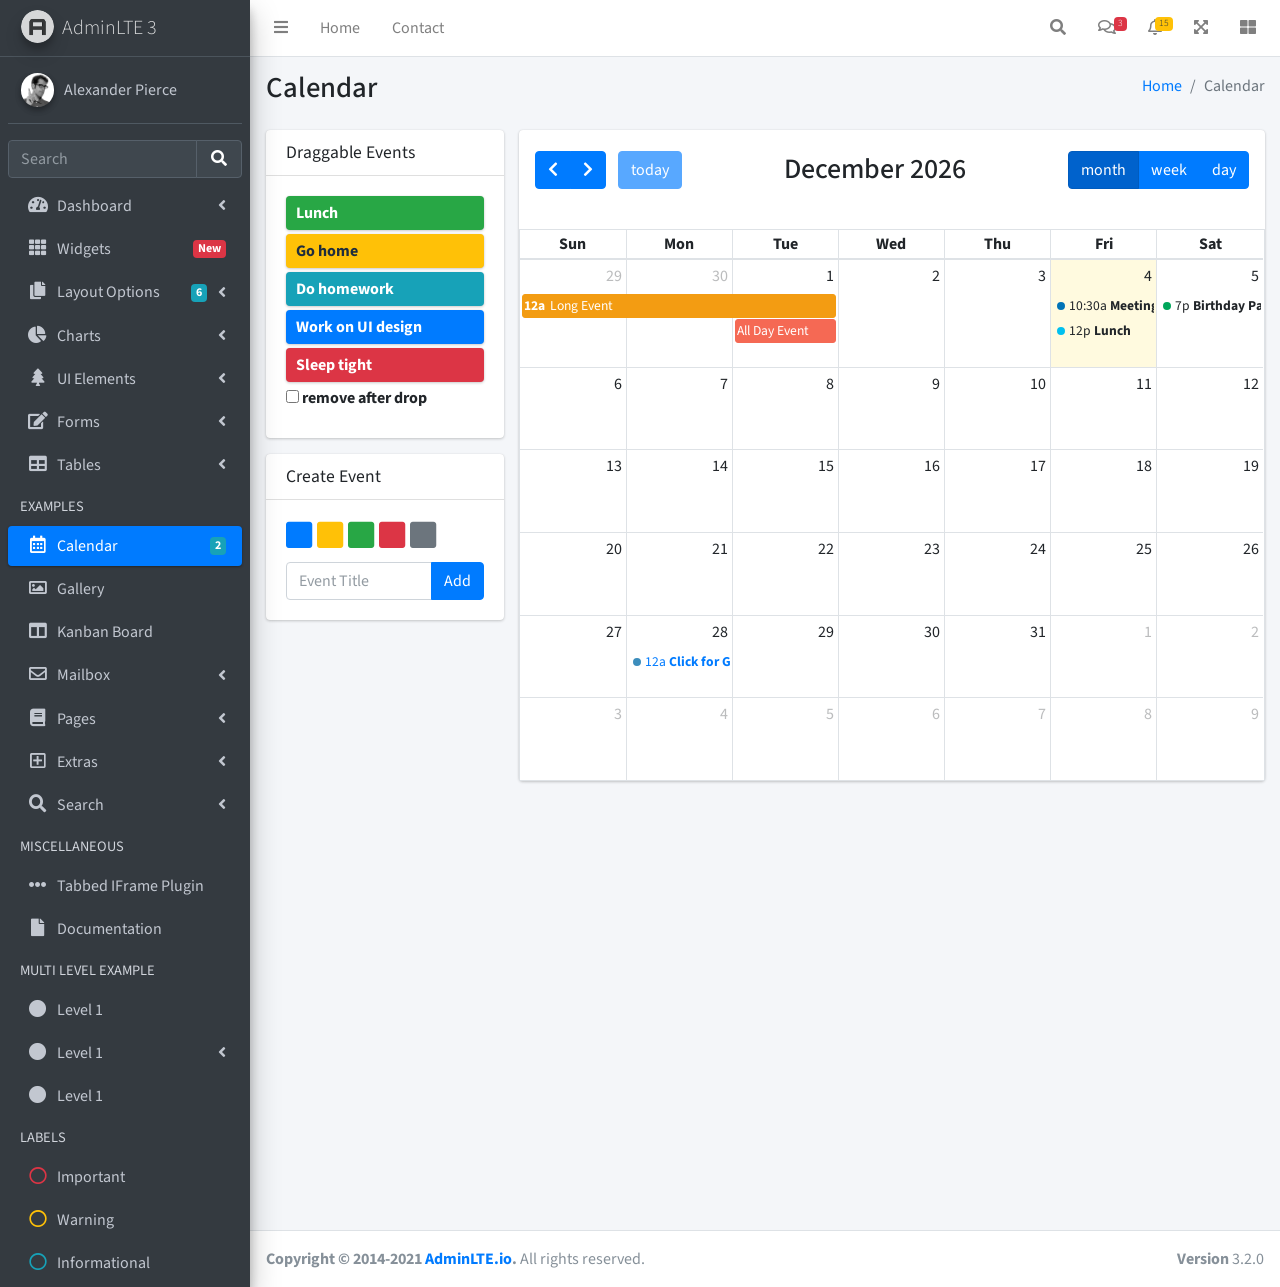
<file: pages/calendar.html>
<!DOCTYPE html>
<html lang="en">
<head>
  <meta charset="utf-8">
  <meta name="viewport" content="width=device-width, initial-scale=1">
  <title>AdminLTE 3 | Calendar</title>

  <!-- Google Font: Source Sans Pro -->
  <link rel="stylesheet" href="https://fonts.googleapis.com/css?family=Source+Sans+Pro:300,400,400i,700&display=fallback">
  <!-- Font Awesome -->
  <link rel="stylesheet" href="../plugins/fontawesome-free/css/all.min.css">
  <!-- fullCalendar -->
  <link rel="stylesheet" href="../plugins/fullcalendar/main.css">
  <!-- Theme style -->
  <link rel="stylesheet" href="../dist/css/adminlte.min.css">
</head>
<body class="hold-transition sidebar-mini">
<div class="wrapper">
  <!-- Navbar -->
  <nav class="main-header navbar navbar-expand navbar-white navbar-light">
    <!-- Left navbar links -->
    <ul class="navbar-nav">
      <li class="nav-item">
        <a class="nav-link" data-widget="pushmenu" href="#" role="button"><i class="fas fa-bars"></i></a>
      </li>
      <li class="nav-item d-none d-sm-inline-block">
        <a href="../index3.html" class="nav-link">Home</a>
      </li>
      <li class="nav-item d-none d-sm-inline-block">
        <a href="#" class="nav-link">Contact</a>
      </li>
    </ul>

    <!-- Right navbar links -->
    <ul class="navbar-nav ml-auto">
      <!-- Navbar Search -->
      <li class="nav-item">
        <a class="nav-link" data-widget="navbar-search" href="#" role="button">
          <i class="fas fa-search"></i>
        </a>
        <div class="navbar-search-block">
          <form class="form-inline">
            <div class="input-group input-group-sm">
              <input class="form-control form-control-navbar" type="search" placeholder="Search" aria-label="Search">
              <div class="input-group-append">
                <button class="btn btn-navbar" type="submit">
                  <i class="fas fa-search"></i>
                </button>
                <button class="btn btn-navbar" type="button" data-widget="navbar-search">
                  <i class="fas fa-times"></i>
                </button>
              </div>
            </div>
          </form>
        </div>
      </li>

      <!-- Messages Dropdown Menu -->
      <li class="nav-item dropdown">
        <a class="nav-link" data-toggle="dropdown" href="#">
          <i class="far fa-comments"></i>
          <span class="badge badge-danger navbar-badge">3</span>
        </a>
        <div class="dropdown-menu dropdown-menu-lg dropdown-menu-right">
          <a href="#" class="dropdown-item">
            <!-- Message Start -->
            <div class="media">
              <img src="../dist/img/user1-128x128.jpg" alt="User Avatar" class="img-size-50 mr-3 img-circle">
              <div class="media-body">
                <h3 class="dropdown-item-title">
                  Brad Diesel
                  <span class="float-right text-sm text-danger"><i class="fas fa-star"></i></span>
                </h3>
                <p class="text-sm">Call me whenever you can...</p>
                <p class="text-sm text-muted"><i class="far fa-clock mr-1"></i> 4 Hours Ago</p>
              </div>
            </div>
            <!-- Message End -->
          </a>
          <div class="dropdown-divider"></div>
          <a href="#" class="dropdown-item">
            <!-- Message Start -->
            <div class="media">
              <img src="../dist/img/user8-128x128.jpg" alt="User Avatar" class="img-size-50 img-circle mr-3">
              <div class="media-body">
                <h3 class="dropdown-item-title">
                  John Pierce
                  <span class="float-right text-sm text-muted"><i class="fas fa-star"></i></span>
                </h3>
                <p class="text-sm">I got your message bro</p>
                <p class="text-sm text-muted"><i class="far fa-clock mr-1"></i> 4 Hours Ago</p>
              </div>
            </div>
            <!-- Message End -->
          </a>
          <div class="dropdown-divider"></div>
          <a href="#" class="dropdown-item">
            <!-- Message Start -->
            <div class="media">
              <img src="../dist/img/user3-128x128.jpg" alt="User Avatar" class="img-size-50 img-circle mr-3">
              <div class="media-body">
                <h3 class="dropdown-item-title">
                  Nora Silvester
                  <span class="float-right text-sm text-warning"><i class="fas fa-star"></i></span>
                </h3>
                <p class="text-sm">The subject goes here</p>
                <p class="text-sm text-muted"><i class="far fa-clock mr-1"></i> 4 Hours Ago</p>
              </div>
            </div>
            <!-- Message End -->
          </a>
          <div class="dropdown-divider"></div>
          <a href="#" class="dropdown-item dropdown-footer">See All Messages</a>
        </div>
      </li>
      <!-- Notifications Dropdown Menu -->
      <li class="nav-item dropdown">
        <a class="nav-link" data-toggle="dropdown" href="#">
          <i class="far fa-bell"></i>
          <span class="badge badge-warning navbar-badge">15</span>
        </a>
        <div class="dropdown-menu dropdown-menu-lg dropdown-menu-right">
          <span class="dropdown-item dropdown-header">15 Notifications</span>
          <div class="dropdown-divider"></div>
          <a href="#" class="dropdown-item">
            <i class="fas fa-envelope mr-2"></i> 4 new messages
            <span class="float-right text-muted text-sm">3 mins</span>
          </a>
          <div class="dropdown-divider"></div>
          <a href="#" class="dropdown-item">
            <i class="fas fa-users mr-2"></i> 8 friend requests
            <span class="float-right text-muted text-sm">12 hours</span>
          </a>
          <div class="dropdown-divider"></div>
          <a href="#" class="dropdown-item">
            <i class="fas fa-file mr-2"></i> 3 new reports
            <span class="float-right text-muted text-sm">2 days</span>
          </a>
          <div class="dropdown-divider"></div>
          <a href="#" class="dropdown-item dropdown-footer">See All Notifications</a>
        </div>
      </li>
      <li class="nav-item">
        <a class="nav-link" data-widget="fullscreen" href="#" role="button">
          <i class="fas fa-expand-arrows-alt"></i>
        </a>
      </li>
      <li class="nav-item">
        <a class="nav-link" data-widget="control-sidebar" data-slide="true" href="#" role="button">
          <i class="fas fa-th-large"></i>
        </a>
      </li>
    </ul>
  </nav>
  <!-- /.navbar -->

  <!-- Main Sidebar Container -->
  <aside class="main-sidebar sidebar-dark-primary elevation-4">
    <!-- Brand Logo -->
    <a href="../index3.html" class="brand-link">
      <img src="../dist/img/AdminLTELogo.png" alt="AdminLTE Logo" class="brand-image img-circle elevation-3" style="opacity: .8">
      <span class="brand-text font-weight-light">AdminLTE 3</span>
    </a>

    <!-- Sidebar -->
    <div class="sidebar">
      <!-- Sidebar user panel (optional) -->
      <div class="user-panel mt-3 pb-3 mb-3 d-flex">
        <div class="image">
          <img src="../dist/img/user2-160x160.jpg" class="img-circle elevation-2" alt="User Image">
        </div>
        <div class="info">
          <a href="#" class="d-block">Alexander Pierce</a>
        </div>
      </div>

      <!-- SidebarSearch Form -->
      <div class="form-inline">
        <div class="input-group" data-widget="sidebar-search">
          <input class="form-control form-control-sidebar" type="search" placeholder="Search" aria-label="Search">
          <div class="input-group-append">
            <button class="btn btn-sidebar">
              <i class="fas fa-search fa-fw"></i>
            </button>
          </div>
        </div>
      </div>

      <!-- Sidebar Menu -->
      <nav class="mt-2">
        <ul class="nav nav-pills nav-sidebar flex-column" data-widget="treeview" role="menu" data-accordion="false">
          <!-- Add icons to the links using the .nav-icon class
               with font-awesome or any other icon font library -->
          <li class="nav-item">
            <a href="#" class="nav-link">
              <i class="nav-icon fas fa-tachometer-alt"></i>
              <p>
                Dashboard
                <i class="right fas fa-angle-left"></i>
              </p>
            </a>
            <ul class="nav nav-treeview">
              <li class="nav-item">
                <a href="../index.html" class="nav-link">
                  <i class="far fa-circle nav-icon"></i>
                  <p>Dashboard v1</p>
                </a>
              </li>
              <li class="nav-item">
                <a href="../index2.html" class="nav-link">
                  <i class="far fa-circle nav-icon"></i>
                  <p>Dashboard v2</p>
                </a>
              </li>
              <li class="nav-item">
                <a href="../index3.html" class="nav-link">
                  <i class="far fa-circle nav-icon"></i>
                  <p>Dashboard v3</p>
                </a>
              </li>
            </ul>
          </li>
          <li class="nav-item">
            <a href="widgets.html" class="nav-link">
              <i class="nav-icon fas fa-th"></i>
              <p>
                Widgets
                <span class="right badge badge-danger">New</span>
              </p>
            </a>
          </li>
          <li class="nav-item">
            <a href="#" class="nav-link">
              <i class="nav-icon fas fa-copy"></i>
              <p>
                Layout Options
                <i class="fas fa-angle-left right"></i>
                <span class="badge badge-info right">6</span>
              </p>
            </a>
            <ul class="nav nav-treeview">
              <li class="nav-item">
                <a href="layout/top-nav.html" class="nav-link">
                  <i class="far fa-circle nav-icon"></i>
                  <p>Top Navigation</p>
                </a>
              </li>
              <li class="nav-item">
                <a href="layout/top-nav-sidebar.html" class="nav-link">
                  <i class="far fa-circle nav-icon"></i>
                  <p>Top Navigation + Sidebar</p>
                </a>
              </li>
              <li class="nav-item">
                <a href="layout/boxed.html" class="nav-link">
                  <i class="far fa-circle nav-icon"></i>
                  <p>Boxed</p>
                </a>
              </li>
              <li class="nav-item">
                <a href="layout/fixed-sidebar.html" class="nav-link">
                  <i class="far fa-circle nav-icon"></i>
                  <p>Fixed Sidebar</p>
                </a>
              </li>
              <li class="nav-item">
                <a href="layout/fixed-sidebar-custom.html" class="nav-link">
                  <i class="far fa-circle nav-icon"></i>
                  <p>Fixed Sidebar <small>+ Custom Area</small></p>
                </a>
              </li>
              <li class="nav-item">
                <a href="layout/fixed-topnav.html" class="nav-link">
                  <i class="far fa-circle nav-icon"></i>
                  <p>Fixed Navbar</p>
                </a>
              </li>
              <li class="nav-item">
                <a href="layout/fixed-footer.html" class="nav-link">
                  <i class="far fa-circle nav-icon"></i>
                  <p>Fixed Footer</p>
                </a>
              </li>
              <li class="nav-item">
                <a href="layout/collapsed-sidebar.html" class="nav-link">
                  <i class="far fa-circle nav-icon"></i>
                  <p>Collapsed Sidebar</p>
                </a>
              </li>
            </ul>
          </li>
          <li class="nav-item">
            <a href="#" class="nav-link">
              <i class="nav-icon fas fa-chart-pie"></i>
              <p>
                Charts
                <i class="right fas fa-angle-left"></i>
              </p>
            </a>
            <ul class="nav nav-treeview">
              <li class="nav-item">
                <a href="charts/chartjs.html" class="nav-link">
                  <i class="far fa-circle nav-icon"></i>
                  <p>ChartJS</p>
                </a>
              </li>
              <li class="nav-item">
                <a href="charts/flot.html" class="nav-link">
                  <i class="far fa-circle nav-icon"></i>
                  <p>Flot</p>
                </a>
              </li>
              <li class="nav-item">
                <a href="charts/inline.html" class="nav-link">
                  <i class="far fa-circle nav-icon"></i>
                  <p>Inline</p>
                </a>
              </li>
              <li class="nav-item">
                <a href="charts/uplot.html" class="nav-link">
                  <i class="far fa-circle nav-icon"></i>
                  <p>uPlot</p>
                </a>
              </li>
            </ul>
          </li>
          <li class="nav-item">
            <a href="#" class="nav-link">
              <i class="nav-icon fas fa-tree"></i>
              <p>
                UI Elements
                <i class="fas fa-angle-left right"></i>
              </p>
            </a>
            <ul class="nav nav-treeview">
              <li class="nav-item">
                <a href="UI/general.html" class="nav-link">
                  <i class="far fa-circle nav-icon"></i>
                  <p>General</p>
                </a>
              </li>
              <li class="nav-item">
                <a href="UI/icons.html" class="nav-link">
                  <i class="far fa-circle nav-icon"></i>
                  <p>Icons</p>
                </a>
              </li>
              <li class="nav-item">
                <a href="UI/buttons.html" class="nav-link">
                  <i class="far fa-circle nav-icon"></i>
                  <p>Buttons</p>
                </a>
              </li>
              <li class="nav-item">
                <a href="UI/sliders.html" class="nav-link">
                  <i class="far fa-circle nav-icon"></i>
                  <p>Sliders</p>
                </a>
              </li>
              <li class="nav-item">
                <a href="UI/modals.html" class="nav-link">
                  <i class="far fa-circle nav-icon"></i>
                  <p>Modals & Alerts</p>
                </a>
              </li>
              <li class="nav-item">
                <a href="UI/navbar.html" class="nav-link">
                  <i class="far fa-circle nav-icon"></i>
                  <p>Navbar & Tabs</p>
                </a>
              </li>
              <li class="nav-item">
                <a href="UI/timeline.html" class="nav-link">
                  <i class="far fa-circle nav-icon"></i>
                  <p>Timeline</p>
                </a>
              </li>
              <li class="nav-item">
                <a href="UI/ribbons.html" class="nav-link">
                  <i class="far fa-circle nav-icon"></i>
                  <p>Ribbons</p>
                </a>
              </li>
            </ul>
          </li>
          <li class="nav-item">
            <a href="#" class="nav-link">
              <i class="nav-icon fas fa-edit"></i>
              <p>
                Forms
                <i class="fas fa-angle-left right"></i>
              </p>
            </a>
            <ul class="nav nav-treeview">
              <li class="nav-item">
                <a href="forms/general.html" class="nav-link">
                  <i class="far fa-circle nav-icon"></i>
                  <p>General Elements</p>
                </a>
              </li>
              <li class="nav-item">
                <a href="forms/advanced.html" class="nav-link">
                  <i class="far fa-circle nav-icon"></i>
                  <p>Advanced Elements</p>
                </a>
              </li>
              <li class="nav-item">
                <a href="forms/editors.html" class="nav-link">
                  <i class="far fa-circle nav-icon"></i>
                  <p>Editors</p>
                </a>
              </li>
              <li class="nav-item">
                <a href="forms/validation.html" class="nav-link">
                  <i class="far fa-circle nav-icon"></i>
                  <p>Validation</p>
                </a>
              </li>
            </ul>
          </li>
          <li class="nav-item">
            <a href="#" class="nav-link">
              <i class="nav-icon fas fa-table"></i>
              <p>
                Tables
                <i class="fas fa-angle-left right"></i>
              </p>
            </a>
            <ul class="nav nav-treeview">
              <li class="nav-item">
                <a href="tables/simple.html" class="nav-link">
                  <i class="far fa-circle nav-icon"></i>
                  <p>Simple Tables</p>
                </a>
              </li>
              <li class="nav-item">
                <a href="tables/data.html" class="nav-link">
                  <i class="far fa-circle nav-icon"></i>
                  <p>DataTables</p>
                </a>
              </li>
              <li class="nav-item">
                <a href="tables/jsgrid.html" class="nav-link">
                  <i class="far fa-circle nav-icon"></i>
                  <p>jsGrid</p>
                </a>
              </li>
            </ul>
          </li>
          <li class="nav-header">EXAMPLES</li>
          <li class="nav-item">
            <a href="calendar.html" class="nav-link active">
              <i class="nav-icon far fa-calendar-alt"></i>
              <p>
                Calendar
                <span class="badge badge-info right">2</span>
              </p>
            </a>
          </li>
          <li class="nav-item">
            <a href="gallery.html" class="nav-link">
              <i class="nav-icon far fa-image"></i>
              <p>
                Gallery
              </p>
            </a>
          </li>
          <li class="nav-item">
            <a href="kanban.html" class="nav-link">
              <i class="nav-icon fas fa-columns"></i>
              <p>
                Kanban Board
              </p>
            </a>
          </li>
          <li class="nav-item">
            <a href="#" class="nav-link">
              <i class="nav-icon far fa-envelope"></i>
              <p>
                Mailbox
                <i class="fas fa-angle-left right"></i>
              </p>
            </a>
            <ul class="nav nav-treeview">
              <li class="nav-item">
                <a href="mailbox/mailbox.html" class="nav-link">
                  <i class="far fa-circle nav-icon"></i>
                  <p>Inbox</p>
                </a>
              </li>
              <li class="nav-item">
                <a href="mailbox/compose.html" class="nav-link">
                  <i class="far fa-circle nav-icon"></i>
                  <p>Compose</p>
                </a>
              </li>
              <li class="nav-item">
                <a href="mailbox/read-mail.html" class="nav-link">
                  <i class="far fa-circle nav-icon"></i>
                  <p>Read</p>
                </a>
              </li>
            </ul>
          </li>
          <li class="nav-item">
            <a href="#" class="nav-link">
              <i class="nav-icon fas fa-book"></i>
              <p>
                Pages
                <i class="fas fa-angle-left right"></i>
              </p>
            </a>
            <ul class="nav nav-treeview">
              <li class="nav-item">
                <a href="examples/invoice.html" class="nav-link">
                  <i class="far fa-circle nav-icon"></i>
                  <p>Invoice</p>
                </a>
              </li>
              <li class="nav-item">
                <a href="examples/profile.html" class="nav-link">
                  <i class="far fa-circle nav-icon"></i>
                  <p>Profile</p>
                </a>
              </li>
              <li class="nav-item">
                <a href="examples/e-commerce.html" class="nav-link">
                  <i class="far fa-circle nav-icon"></i>
                  <p>E-commerce</p>
                </a>
              </li>
              <li class="nav-item">
                <a href="examples/projects.html" class="nav-link">
                  <i class="far fa-circle nav-icon"></i>
                  <p>Projects</p>
                </a>
              </li>
              <li class="nav-item">
                <a href="examples/project-add.html" class="nav-link">
                  <i class="far fa-circle nav-icon"></i>
                  <p>Project Add</p>
                </a>
              </li>
              <li class="nav-item">
                <a href="examples/project-edit.html" class="nav-link">
                  <i class="far fa-circle nav-icon"></i>
                  <p>Project Edit</p>
                </a>
              </li>
              <li class="nav-item">
                <a href="examples/project-detail.html" class="nav-link">
                  <i class="far fa-circle nav-icon"></i>
                  <p>Project Detail</p>
                </a>
              </li>
              <li class="nav-item">
                <a href="examples/contacts.html" class="nav-link">
                  <i class="far fa-circle nav-icon"></i>
                  <p>Contacts</p>
                </a>
              </li>
              <li class="nav-item">
                <a href="examples/faq.html" class="nav-link">
                  <i class="far fa-circle nav-icon"></i>
                  <p>FAQ</p>
                </a>
              </li>
              <li class="nav-item">
                <a href="examples/contact-us.html" class="nav-link">
                  <i class="far fa-circle nav-icon"></i>
                  <p>Contact us</p>
                </a>
              </li>
            </ul>
          </li>
          <li class="nav-item">
            <a href="#" class="nav-link">
              <i class="nav-icon far fa-plus-square"></i>
              <p>
                Extras
                <i class="fas fa-angle-left right"></i>
              </p>
            </a>
            <ul class="nav nav-treeview">
              <li class="nav-item">
                <a href="#" class="nav-link">
                  <i class="far fa-circle nav-icon"></i>
                  <p>
                    Login & Register v1
                    <i class="fas fa-angle-left right"></i>
                  </p>
                </a>
                <ul class="nav nav-treeview">
                  <li class="nav-item">
                    <a href="examples/login.html" class="nav-link">
                      <i class="far fa-circle nav-icon"></i>
                      <p>Login v1</p>
                    </a>
                  </li>
                  <li class="nav-item">
                    <a href="examples/register.html" class="nav-link">
                      <i class="far fa-circle nav-icon"></i>
                      <p>Register v1</p>
                    </a>
                  </li>
                  <li class="nav-item">
                    <a href="examples/forgot-password.html" class="nav-link">
                      <i class="far fa-circle nav-icon"></i>
                      <p>Forgot Password v1</p>
                    </a>
                  </li>
                  <li class="nav-item">
                    <a href="examples/recover-password.html" class="nav-link">
                      <i class="far fa-circle nav-icon"></i>
                      <p>Recover Password v1</p>
                    </a>
                  </li>
                </ul>
              </li>
              <li class="nav-item">
                <a href="#" class="nav-link">
                  <i class="far fa-circle nav-icon"></i>
                  <p>
                    Login & Register v2
                    <i class="fas fa-angle-left right"></i>
                  </p>
                </a>
                <ul class="nav nav-treeview">
                  <li class="nav-item">
                    <a href="examples/login-v2.html" class="nav-link">
                      <i class="far fa-circle nav-icon"></i>
                      <p>Login v2</p>
                    </a>
                  </li>
                  <li class="nav-item">
                    <a href="examples/register-v2.html" class="nav-link">
                      <i class="far fa-circle nav-icon"></i>
                      <p>Register v2</p>
                    </a>
                  </li>
                  <li class="nav-item">
                    <a href="examples/forgot-password-v2.html" class="nav-link">
                      <i class="far fa-circle nav-icon"></i>
                      <p>Forgot Password v2</p>
                    </a>
                  </li>
                  <li class="nav-item">
                    <a href="examples/recover-password-v2.html" class="nav-link">
                      <i class="far fa-circle nav-icon"></i>
                      <p>Recover Password v2</p>
                    </a>
                  </li>
                </ul>
              </li>
              <li class="nav-item">
                <a href="examples/lockscreen.html" class="nav-link">
                  <i class="far fa-circle nav-icon"></i>
                  <p>Lockscreen</p>
                </a>
              </li>
              <li class="nav-item">
                <a href="examples/legacy-user-menu.html" class="nav-link">
                  <i class="far fa-circle nav-icon"></i>
                  <p>Legacy User Menu</p>
                </a>
              </li>
              <li class="nav-item">
                <a href="examples/language-menu.html" class="nav-link">
                  <i class="far fa-circle nav-icon"></i>
                  <p>Language Menu</p>
                </a>
              </li>
              <li class="nav-item">
                <a href="examples/404.html" class="nav-link">
                  <i class="far fa-circle nav-icon"></i>
                  <p>Error 404</p>
                </a>
              </li>
              <li class="nav-item">
                <a href="examples/500.html" class="nav-link">
                  <i class="far fa-circle nav-icon"></i>
                  <p>Error 500</p>
                </a>
              </li>
              <li class="nav-item">
                <a href="examples/pace.html" class="nav-link">
                  <i class="far fa-circle nav-icon"></i>
                  <p>Pace</p>
                </a>
              </li>
              <li class="nav-item">
                <a href="examples/blank.html" class="nav-link">
                  <i class="far fa-circle nav-icon"></i>
                  <p>Blank Page</p>
                </a>
              </li>
              <li class="nav-item">
                <a href="../starter.html" class="nav-link">
                  <i class="far fa-circle nav-icon"></i>
                  <p>Starter Page</p>
                </a>
              </li>
            </ul>
          </li>
          <li class="nav-item">
            <a href="#" class="nav-link">
              <i class="nav-icon fas fa-search"></i>
              <p>
                Search
                <i class="fas fa-angle-left right"></i>
              </p>
            </a>
            <ul class="nav nav-treeview">
              <li class="nav-item">
                <a href="search/simple.html" class="nav-link">
                  <i class="far fa-circle nav-icon"></i>
                  <p>Simple Search</p>
                </a>
              </li>
              <li class="nav-item">
                <a href="search/enhanced.html" class="nav-link">
                  <i class="far fa-circle nav-icon"></i>
                  <p>Enhanced</p>
                </a>
              </li>
            </ul>
          </li>
          <li class="nav-header">MISCELLANEOUS</li>
          <li class="nav-item">
            <a href="../iframe.html" class="nav-link">
              <i class="nav-icon fas fa-ellipsis-h"></i>
              <p>Tabbed IFrame Plugin</p>
            </a>
          </li>
          <li class="nav-item">
            <a href="https://adminlte.io/docs/3.1/" class="nav-link">
              <i class="nav-icon fas fa-file"></i>
              <p>Documentation</p>
            </a>
          </li>
          <li class="nav-header">MULTI LEVEL EXAMPLE</li>
          <li class="nav-item">
            <a href="#" class="nav-link">
              <i class="fas fa-circle nav-icon"></i>
              <p>Level 1</p>
            </a>
          </li>
          <li class="nav-item">
            <a href="#" class="nav-link">
              <i class="nav-icon fas fa-circle"></i>
              <p>
                Level 1
                <i class="right fas fa-angle-left"></i>
              </p>
            </a>
            <ul class="nav nav-treeview">
              <li class="nav-item">
                <a href="#" class="nav-link">
                  <i class="far fa-circle nav-icon"></i>
                  <p>Level 2</p>
                </a>
              </li>
              <li class="nav-item">
                <a href="#" class="nav-link">
                  <i class="far fa-circle nav-icon"></i>
                  <p>
                    Level 2
                    <i class="right fas fa-angle-left"></i>
                  </p>
                </a>
                <ul class="nav nav-treeview">
                  <li class="nav-item">
                    <a href="#" class="nav-link">
                      <i class="far fa-dot-circle nav-icon"></i>
                      <p>Level 3</p>
                    </a>
                  </li>
                  <li class="nav-item">
                    <a href="#" class="nav-link">
                      <i class="far fa-dot-circle nav-icon"></i>
                      <p>Level 3</p>
                    </a>
                  </li>
                  <li class="nav-item">
                    <a href="#" class="nav-link">
                      <i class="far fa-dot-circle nav-icon"></i>
                      <p>Level 3</p>
                    </a>
                  </li>
                </ul>
              </li>
              <li class="nav-item">
                <a href="#" class="nav-link">
                  <i class="far fa-circle nav-icon"></i>
                  <p>Level 2</p>
                </a>
              </li>
            </ul>
          </li>
          <li class="nav-item">
            <a href="#" class="nav-link">
              <i class="fas fa-circle nav-icon"></i>
              <p>Level 1</p>
            </a>
          </li>
          <li class="nav-header">LABELS</li>
          <li class="nav-item">
            <a href="#" class="nav-link">
              <i class="nav-icon far fa-circle text-danger"></i>
              <p class="text">Important</p>
            </a>
          </li>
          <li class="nav-item">
            <a href="#" class="nav-link">
              <i class="nav-icon far fa-circle text-warning"></i>
              <p>Warning</p>
            </a>
          </li>
          <li class="nav-item">
            <a href="#" class="nav-link">
              <i class="nav-icon far fa-circle text-info"></i>
              <p>Informational</p>
            </a>
          </li>
        </ul>
      </nav>
      <!-- /.sidebar-menu -->
    </div>
    <!-- /.sidebar -->
  </aside>

  <!-- Content Wrapper. Contains page content -->
  <div class="content-wrapper">
    <!-- Content Header (Page header) -->
    <section class="content-header">
      <div class="container-fluid">
        <div class="row mb-2">
          <div class="col-sm-6">
            <h1>Calendar</h1>
          </div>
          <div class="col-sm-6">
            <ol class="breadcrumb float-sm-right">
              <li class="breadcrumb-item"><a href="#">Home</a></li>
              <li class="breadcrumb-item active">Calendar</li>
            </ol>
          </div>
        </div>
      </div><!-- /.container-fluid -->
    </section>

    <!-- Main content -->
    <section class="content">
      <div class="container-fluid">
        <div class="row">
          <div class="col-md-3">
            <div class="sticky-top mb-3">
              <div class="card">
                <div class="card-header">
                  <h4 class="card-title">Draggable Events</h4>
                </div>
                <div class="card-body">
                  <!-- the events -->
                  <div id="external-events">
                    <div class="external-event bg-success">Lunch</div>
                    <div class="external-event bg-warning">Go home</div>
                    <div class="external-event bg-info">Do homework</div>
                    <div class="external-event bg-primary">Work on UI design</div>
                    <div class="external-event bg-danger">Sleep tight</div>
                    <div class="checkbox">
                      <label for="drop-remove">
                        <input type="checkbox" id="drop-remove">
                        remove after drop
                      </label>
                    </div>
                  </div>
                </div>
                <!-- /.card-body -->
              </div>
              <!-- /.card -->
              <div class="card">
                <div class="card-header">
                  <h3 class="card-title">Create Event</h3>
                </div>
                <div class="card-body">
                  <div class="btn-group" style="width: 100%; margin-bottom: 10px;">
                    <ul class="fc-color-picker" id="color-chooser">
                      <li><a class="text-primary" href="#"><i class="fas fa-square"></i></a></li>
                      <li><a class="text-warning" href="#"><i class="fas fa-square"></i></a></li>
                      <li><a class="text-success" href="#"><i class="fas fa-square"></i></a></li>
                      <li><a class="text-danger" href="#"><i class="fas fa-square"></i></a></li>
                      <li><a class="text-muted" href="#"><i class="fas fa-square"></i></a></li>
                    </ul>
                  </div>
                  <!-- /btn-group -->
                  <div class="input-group">
                    <input id="new-event" type="text" class="form-control" placeholder="Event Title">

                    <div class="input-group-append">
                      <button id="add-new-event" type="button" class="btn btn-primary">Add</button>
                    </div>
                    <!-- /btn-group -->
                  </div>
                  <!-- /input-group -->
                </div>
              </div>
            </div>
          </div>
          <!-- /.col -->
          <div class="col-md-9">
            <div class="card card-primary">
              <div class="card-body p-0">
                <!-- THE CALENDAR -->
                <div id="calendar"></div>
              </div>
              <!-- /.card-body -->
            </div>
            <!-- /.card -->
          </div>
          <!-- /.col -->
        </div>
        <!-- /.row -->
      </div><!-- /.container-fluid -->
    </section>
    <!-- /.content -->
  </div>
  <!-- /.content-wrapper -->

  <footer class="main-footer">
    <div class="float-right d-none d-sm-block">
      <b>Version</b> 3.2.0
    </div>
    <strong>Copyright &copy; 2014-2021 <a href="https://adminlte.io">AdminLTE.io</a>.</strong> All rights reserved.
  </footer>

  <!-- Control Sidebar -->
  <aside class="control-sidebar control-sidebar-dark">
    <!-- Control sidebar content goes here -->
  </aside>
  <!-- /.control-sidebar -->
</div>
<!-- ./wrapper -->

<!-- jQuery -->
<script src="../plugins/jquery/jquery.min.js"></script>
<!-- Bootstrap -->
<script src="../plugins/bootstrap/js/bootstrap.bundle.min.js"></script>
<!-- jQuery UI -->
<script src="../plugins/jquery-ui/jquery-ui.min.js"></script>
<!-- AdminLTE App -->
<script src="../dist/js/adminlte.min.js"></script>
<!-- fullCalendar 2.2.5 -->
<script src="../plugins/moment/moment.min.js"></script>
<script src="../plugins/fullcalendar/main.js"></script>
<!-- AdminLTE for demo purposes -->
<script src="../dist/js/demo.js"></script>
<!-- Page specific script -->
<script>
  $(function () {

    /* initialize the external events
     -----------------------------------------------------------------*/
    function ini_events(ele) {
      ele.each(function () {

        // create an Event Object (https://fullcalendar.io/docs/event-object)
        // it doesn't need to have a start or end
        var eventObject = {
          title: $.trim($(this).text()) // use the element's text as the event title
        }

        // store the Event Object in the DOM element so we can get to it later
        $(this).data('eventObject', eventObject)

        // make the event draggable using jQuery UI
        $(this).draggable({
          zIndex        : 1070,
          revert        : true, // will cause the event to go back to its
          revertDuration: 0  //  original position after the drag
        })

      })
    }

    ini_events($('#external-events div.external-event'))

    /* initialize the calendar
     -----------------------------------------------------------------*/
    //Date for the calendar events (dummy data)
    var date = new Date()
    var d    = date.getDate(),
        m    = date.getMonth(),
        y    = date.getFullYear()

    var Calendar = FullCalendar.Calendar;
    var Draggable = FullCalendar.Draggable;

    var containerEl = document.getElementById('external-events');
    var checkbox = document.getElementById('drop-remove');
    var calendarEl = document.getElementById('calendar');

    // initialize the external events
    // -----------------------------------------------------------------

    new Draggable(containerEl, {
      itemSelector: '.external-event',
      eventData: function(eventEl) {
        return {
          title: eventEl.innerText,
          backgroundColor: window.getComputedStyle( eventEl ,null).getPropertyValue('background-color'),
          borderColor: window.getComputedStyle( eventEl ,null).getPropertyValue('background-color'),
          textColor: window.getComputedStyle( eventEl ,null).getPropertyValue('color'),
        };
      }
    });

    var calendar = new Calendar(calendarEl, {
      headerToolbar: {
        left  : 'prev,next today',
        center: 'title',
        right : 'dayGridMonth,timeGridWeek,timeGridDay'
      },
      themeSystem: 'bootstrap',
      //Random default events
      events: [
        {
          title          : 'All Day Event',
          start          : new Date(y, m, 1),
          backgroundColor: '#f56954', //red
          borderColor    : '#f56954', //red
          allDay         : true
        },
        {
          title          : 'Long Event',
          start          : new Date(y, m, d - 5),
          end            : new Date(y, m, d - 2),
          backgroundColor: '#f39c12', //yellow
          borderColor    : '#f39c12' //yellow
        },
        {
          title          : 'Meeting',
          start          : new Date(y, m, d, 10, 30),
          allDay         : false,
          backgroundColor: '#0073b7', //Blue
          borderColor    : '#0073b7' //Blue
        },
        {
          title          : 'Lunch',
          start          : new Date(y, m, d, 12, 0),
          end            : new Date(y, m, d, 14, 0),
          allDay         : false,
          backgroundColor: '#00c0ef', //Info (aqua)
          borderColor    : '#00c0ef' //Info (aqua)
        },
        {
          title          : 'Birthday Party',
          start          : new Date(y, m, d + 1, 19, 0),
          end            : new Date(y, m, d + 1, 22, 30),
          allDay         : false,
          backgroundColor: '#00a65a', //Success (green)
          borderColor    : '#00a65a' //Success (green)
        },
        {
          title          : 'Click for Google',
          start          : new Date(y, m, 28),
          end            : new Date(y, m, 29),
          url            : 'https://www.google.com/',
          backgroundColor: '#3c8dbc', //Primary (light-blue)
          borderColor    : '#3c8dbc' //Primary (light-blue)
        }
      ],
      editable  : true,
      droppable : true, // this allows things to be dropped onto the calendar !!!
      drop      : function(info) {
        // is the "remove after drop" checkbox checked?
        if (checkbox.checked) {
          // if so, remove the element from the "Draggable Events" list
          info.draggedEl.parentNode.removeChild(info.draggedEl);
        }
      }
    });

    calendar.render();
    // $('#calendar').fullCalendar()

    /* ADDING EVENTS */
    var currColor = '#3c8dbc' //Red by default
    // Color chooser button
    $('#color-chooser > li > a').click(function (e) {
      e.preventDefault()
      // Save color
      currColor = $(this).css('color')
      // Add color effect to button
      $('#add-new-event').css({
        'background-color': currColor,
        'border-color'    : currColor
      })
    })
    $('#add-new-event').click(function (e) {
      e.preventDefault()
      // Get value and make sure it is not null
      var val = $('#new-event').val()
      if (val.length == 0) {
        return
      }

      // Create events
      var event = $('<div />')
      event.css({
        'background-color': currColor,
        'border-color'    : currColor,
        'color'           : '#fff'
      }).addClass('external-event')
      event.text(val)
      $('#external-events').prepend(event)

      // Add draggable funtionality
      ini_events(event)

      // Remove event from text input
      $('#new-event').val('')
    })
  })
</script>
</body>
</html>
</file>
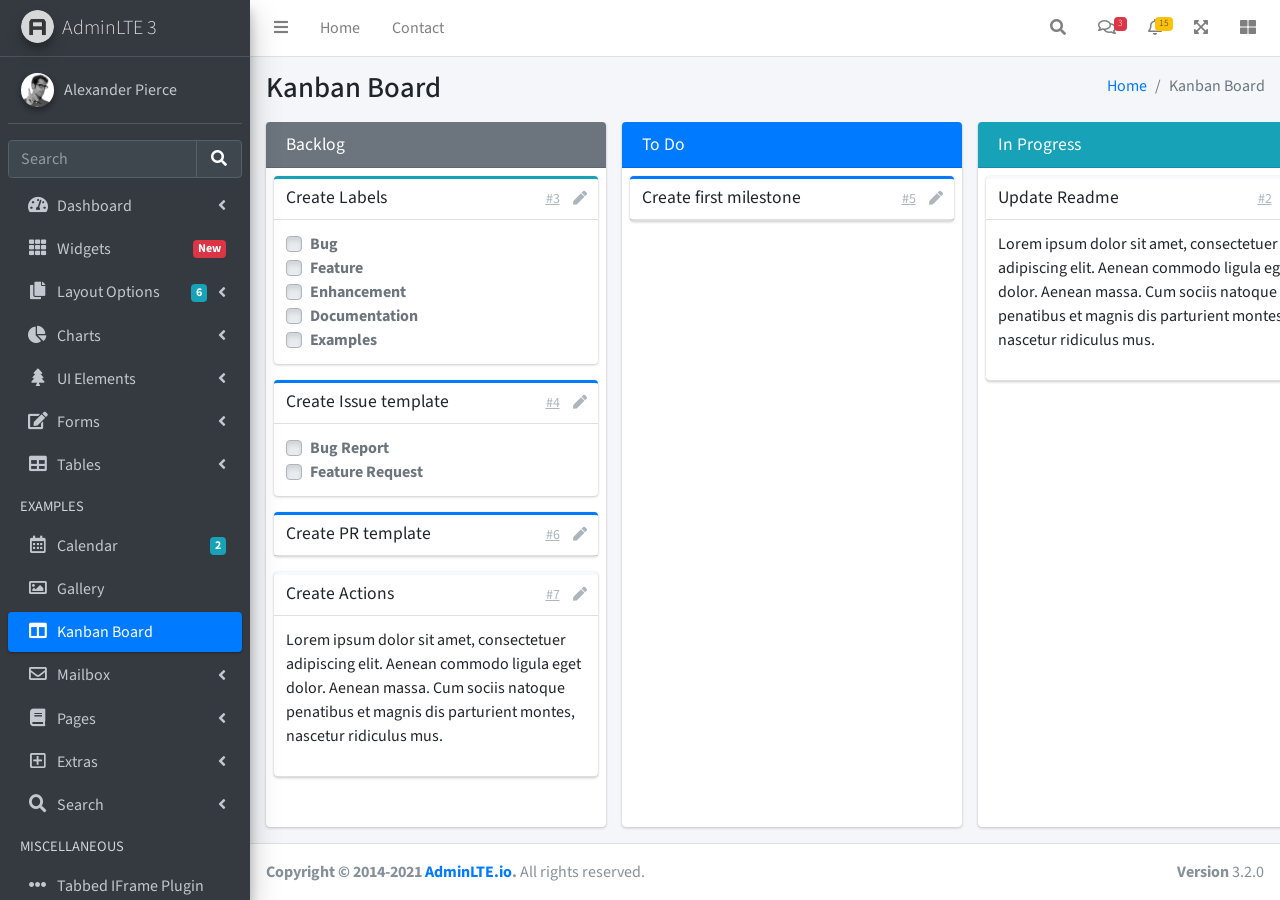
<file: pages/kanban.html>
<!DOCTYPE html>
<html lang="en">
<head>
  <meta charset="utf-8">
  <meta name="viewport" content="width=device-width, initial-scale=1">
  <title>AdminLTE 3 | Kanban Board</title>

  <!-- Google Font: Source Sans Pro -->
  <link rel="stylesheet" href="https://fonts.googleapis.com/css?family=Source+Sans+Pro:300,400,400i,700&display=fallback">
  <!-- Font Awesome -->
  <link rel="stylesheet" href="../plugins/fontawesome-free/css/all.min.css">
  <!-- Ekko Lightbox -->
  <link rel="stylesheet" href="../plugins/ekko-lightbox/ekko-lightbox.css">
  <!-- Theme style -->
  <link rel="stylesheet" href="../dist/css/adminlte.min.css">
  <!-- overlayScrollbars -->
  <link rel="stylesheet" href="../plugins/overlayScrollbars/css/OverlayScrollbars.min.css">
</head>
<body class="hold-transition sidebar-mini layout-fixed">
<div class="wrapper">
  <!-- Navbar -->
  <nav class="main-header navbar navbar-expand navbar-white navbar-light">
    <!-- Left navbar links -->
    <ul class="navbar-nav">
      <li class="nav-item">
        <a class="nav-link" data-widget="pushmenu" href="#" role="button"><i class="fas fa-bars"></i></a>
      </li>
      <li class="nav-item d-none d-sm-inline-block">
        <a href="../index3.html" class="nav-link">Home</a>
      </li>
      <li class="nav-item d-none d-sm-inline-block">
        <a href="#" class="nav-link">Contact</a>
      </li>
    </ul>

    <!-- Right navbar links -->
    <ul class="navbar-nav ml-auto">
      <!-- Navbar Search -->
      <li class="nav-item">
        <a class="nav-link" data-widget="navbar-search" href="#" role="button">
          <i class="fas fa-search"></i>
        </a>
        <div class="navbar-search-block">
          <form class="form-inline">
            <div class="input-group input-group-sm">
              <input class="form-control form-control-navbar" type="search" placeholder="Search" aria-label="Search">
              <div class="input-group-append">
                <button class="btn btn-navbar" type="submit">
                  <i class="fas fa-search"></i>
                </button>
                <button class="btn btn-navbar" type="button" data-widget="navbar-search">
                  <i class="fas fa-times"></i>
                </button>
              </div>
            </div>
          </form>
        </div>
      </li>

      <!-- Messages Dropdown Menu -->
      <li class="nav-item dropdown">
        <a class="nav-link" data-toggle="dropdown" href="#">
          <i class="far fa-comments"></i>
          <span class="badge badge-danger navbar-badge">3</span>
        </a>
        <div class="dropdown-menu dropdown-menu-lg dropdown-menu-right">
          <a href="#" class="dropdown-item">
            <!-- Message Start -->
            <div class="media">
              <img src="../dist/img/user1-128x128.jpg" alt="User Avatar" class="img-size-50 mr-3 img-circle">
              <div class="media-body">
                <h3 class="dropdown-item-title">
                  Brad Diesel
                  <span class="float-right text-sm text-danger"><i class="fas fa-star"></i></span>
                </h3>
                <p class="text-sm">Call me whenever you can...</p>
                <p class="text-sm text-muted"><i class="far fa-clock mr-1"></i> 4 Hours Ago</p>
              </div>
            </div>
            <!-- Message End -->
          </a>
          <div class="dropdown-divider"></div>
          <a href="#" class="dropdown-item">
            <!-- Message Start -->
            <div class="media">
              <img src="../dist/img/user8-128x128.jpg" alt="User Avatar" class="img-size-50 img-circle mr-3">
              <div class="media-body">
                <h3 class="dropdown-item-title">
                  John Pierce
                  <span class="float-right text-sm text-muted"><i class="fas fa-star"></i></span>
                </h3>
                <p class="text-sm">I got your message bro</p>
                <p class="text-sm text-muted"><i class="far fa-clock mr-1"></i> 4 Hours Ago</p>
              </div>
            </div>
            <!-- Message End -->
          </a>
          <div class="dropdown-divider"></div>
          <a href="#" class="dropdown-item">
            <!-- Message Start -->
            <div class="media">
              <img src="../dist/img/user3-128x128.jpg" alt="User Avatar" class="img-size-50 img-circle mr-3">
              <div class="media-body">
                <h3 class="dropdown-item-title">
                  Nora Silvester
                  <span class="float-right text-sm text-warning"><i class="fas fa-star"></i></span>
                </h3>
                <p class="text-sm">The subject goes here</p>
                <p class="text-sm text-muted"><i class="far fa-clock mr-1"></i> 4 Hours Ago</p>
              </div>
            </div>
            <!-- Message End -->
          </a>
          <div class="dropdown-divider"></div>
          <a href="#" class="dropdown-item dropdown-footer">See All Messages</a>
        </div>
      </li>
      <!-- Notifications Dropdown Menu -->
      <li class="nav-item dropdown">
        <a class="nav-link" data-toggle="dropdown" href="#">
          <i class="far fa-bell"></i>
          <span class="badge badge-warning navbar-badge">15</span>
        </a>
        <div class="dropdown-menu dropdown-menu-lg dropdown-menu-right">
          <span class="dropdown-item dropdown-header">15 Notifications</span>
          <div class="dropdown-divider"></div>
          <a href="#" class="dropdown-item">
            <i class="fas fa-envelope mr-2"></i> 4 new messages
            <span class="float-right text-muted text-sm">3 mins</span>
          </a>
          <div class="dropdown-divider"></div>
          <a href="#" class="dropdown-item">
            <i class="fas fa-users mr-2"></i> 8 friend requests
            <span class="float-right text-muted text-sm">12 hours</span>
          </a>
          <div class="dropdown-divider"></div>
          <a href="#" class="dropdown-item">
            <i class="fas fa-file mr-2"></i> 3 new reports
            <span class="float-right text-muted text-sm">2 days</span>
          </a>
          <div class="dropdown-divider"></div>
          <a href="#" class="dropdown-item dropdown-footer">See All Notifications</a>
        </div>
      </li>
      <li class="nav-item">
        <a class="nav-link" data-widget="fullscreen" href="#" role="button">
          <i class="fas fa-expand-arrows-alt"></i>
        </a>
      </li>
      <li class="nav-item">
        <a class="nav-link" data-widget="control-sidebar" data-slide="true" href="#" role="button">
          <i class="fas fa-th-large"></i>
        </a>
      </li>
    </ul>
  </nav>
  <!-- /.navbar -->

  <!-- Main Sidebar Container -->
  <aside class="main-sidebar sidebar-dark-primary elevation-4">
    <!-- Brand Logo -->
    <a href="../index3.html" class="brand-link">
      <img src="../dist/img/AdminLTELogo.png" alt="AdminLTE Logo" class="brand-image img-circle elevation-3" style="opacity: .8">
      <span class="brand-text font-weight-light">AdminLTE 3</span>
    </a>

    <!-- Sidebar -->
    <div class="sidebar">
      <!-- Sidebar user panel (optional) -->
      <div class="user-panel mt-3 pb-3 mb-3 d-flex">
        <div class="image">
          <img src="../dist/img/user2-160x160.jpg" class="img-circle elevation-2" alt="User Image">
        </div>
        <div class="info">
          <a href="#" class="d-block">Alexander Pierce</a>
        </div>
      </div>

      <!-- SidebarSearch Form -->
      <div class="form-inline">
        <div class="input-group" data-widget="sidebar-search">
          <input class="form-control form-control-sidebar" type="search" placeholder="Search" aria-label="Search">
          <div class="input-group-append">
            <button class="btn btn-sidebar">
              <i class="fas fa-search fa-fw"></i>
            </button>
          </div>
        </div>
      </div>

      <!-- Sidebar Menu -->
      <nav class="mt-2">
        <ul class="nav nav-pills nav-sidebar flex-column" data-widget="treeview" role="menu" data-accordion="false">
          <!-- Add icons to the links using the .nav-icon class
               with font-awesome or any other icon font library -->
          <li class="nav-item">
            <a href="#" class="nav-link">
              <i class="nav-icon fas fa-tachometer-alt"></i>
              <p>
                Dashboard
                <i class="right fas fa-angle-left"></i>
              </p>
            </a>
            <ul class="nav nav-treeview">
              <li class="nav-item">
                <a href="../index.html" class="nav-link">
                  <i class="far fa-circle nav-icon"></i>
                  <p>Dashboard v1</p>
                </a>
              </li>
              <li class="nav-item">
                <a href="../index2.html" class="nav-link">
                  <i class="far fa-circle nav-icon"></i>
                  <p>Dashboard v2</p>
                </a>
              </li>
              <li class="nav-item">
                <a href="../index3.html" class="nav-link">
                  <i class="far fa-circle nav-icon"></i>
                  <p>Dashboard v3</p>
                </a>
              </li>
            </ul>
          </li>
          <li class="nav-item">
            <a href="widgets.html" class="nav-link">
              <i class="nav-icon fas fa-th"></i>
              <p>
                Widgets
                <span class="right badge badge-danger">New</span>
              </p>
            </a>
          </li>
          <li class="nav-item">
            <a href="#" class="nav-link">
              <i class="nav-icon fas fa-copy"></i>
              <p>
                Layout Options
                <i class="fas fa-angle-left right"></i>
                <span class="badge badge-info right">6</span>
              </p>
            </a>
            <ul class="nav nav-treeview">
              <li class="nav-item">
                <a href="layout/top-nav.html" class="nav-link">
                  <i class="far fa-circle nav-icon"></i>
                  <p>Top Navigation</p>
                </a>
              </li>
              <li class="nav-item">
                <a href="layout/top-nav-sidebar.html" class="nav-link">
                  <i class="far fa-circle nav-icon"></i>
                  <p>Top Navigation + Sidebar</p>
                </a>
              </li>
              <li class="nav-item">
                <a href="layout/boxed.html" class="nav-link">
                  <i class="far fa-circle nav-icon"></i>
                  <p>Boxed</p>
                </a>
              </li>
              <li class="nav-item">
                <a href="layout/fixed-sidebar.html" class="nav-link">
                  <i class="far fa-circle nav-icon"></i>
                  <p>Fixed Sidebar</p>
                </a>
              </li>
              <li class="nav-item">
                <a href="layout/fixed-sidebar-custom.html" class="nav-link">
                  <i class="far fa-circle nav-icon"></i>
                  <p>Fixed Sidebar <small>+ Custom Area</small></p>
                </a>
              </li>
              <li class="nav-item">
                <a href="layout/fixed-topnav.html" class="nav-link">
                  <i class="far fa-circle nav-icon"></i>
                  <p>Fixed Navbar</p>
                </a>
              </li>
              <li class="nav-item">
                <a href="layout/fixed-footer.html" class="nav-link">
                  <i class="far fa-circle nav-icon"></i>
                  <p>Fixed Footer</p>
                </a>
              </li>
              <li class="nav-item">
                <a href="layout/collapsed-sidebar.html" class="nav-link">
                  <i class="far fa-circle nav-icon"></i>
                  <p>Collapsed Sidebar</p>
                </a>
              </li>
            </ul>
          </li>
          <li class="nav-item">
            <a href="#" class="nav-link">
              <i class="nav-icon fas fa-chart-pie"></i>
              <p>
                Charts
                <i class="right fas fa-angle-left"></i>
              </p>
            </a>
            <ul class="nav nav-treeview">
              <li class="nav-item">
                <a href="charts/chartjs.html" class="nav-link">
                  <i class="far fa-circle nav-icon"></i>
                  <p>ChartJS</p>
                </a>
              </li>
              <li class="nav-item">
                <a href="charts/flot.html" class="nav-link">
                  <i class="far fa-circle nav-icon"></i>
                  <p>Flot</p>
                </a>
              </li>
              <li class="nav-item">
                <a href="charts/inline.html" class="nav-link">
                  <i class="far fa-circle nav-icon"></i>
                  <p>Inline</p>
                </a>
              </li>
              <li class="nav-item">
                <a href="charts/uplot.html" class="nav-link">
                  <i class="far fa-circle nav-icon"></i>
                  <p>uPlot</p>
                </a>
              </li>
            </ul>
          </li>
          <li class="nav-item">
            <a href="#" class="nav-link">
              <i class="nav-icon fas fa-tree"></i>
              <p>
                UI Elements
                <i class="fas fa-angle-left right"></i>
              </p>
            </a>
            <ul class="nav nav-treeview">
              <li class="nav-item">
                <a href="UI/general.html" class="nav-link">
                  <i class="far fa-circle nav-icon"></i>
                  <p>General</p>
                </a>
              </li>
              <li class="nav-item">
                <a href="UI/icons.html" class="nav-link">
                  <i class="far fa-circle nav-icon"></i>
                  <p>Icons</p>
                </a>
              </li>
              <li class="nav-item">
                <a href="UI/buttons.html" class="nav-link">
                  <i class="far fa-circle nav-icon"></i>
                  <p>Buttons</p>
                </a>
              </li>
              <li class="nav-item">
                <a href="UI/sliders.html" class="nav-link">
                  <i class="far fa-circle nav-icon"></i>
                  <p>Sliders</p>
                </a>
              </li>
              <li class="nav-item">
                <a href="UI/modals.html" class="nav-link">
                  <i class="far fa-circle nav-icon"></i>
                  <p>Modals & Alerts</p>
                </a>
              </li>
              <li class="nav-item">
                <a href="UI/navbar.html" class="nav-link">
                  <i class="far fa-circle nav-icon"></i>
                  <p>Navbar & Tabs</p>
                </a>
              </li>
              <li class="nav-item">
                <a href="UI/timeline.html" class="nav-link">
                  <i class="far fa-circle nav-icon"></i>
                  <p>Timeline</p>
                </a>
              </li>
              <li class="nav-item">
                <a href="UI/ribbons.html" class="nav-link">
                  <i class="far fa-circle nav-icon"></i>
                  <p>Ribbons</p>
                </a>
              </li>
            </ul>
          </li>
          <li class="nav-item">
            <a href="#" class="nav-link">
              <i class="nav-icon fas fa-edit"></i>
              <p>
                Forms
                <i class="fas fa-angle-left right"></i>
              </p>
            </a>
            <ul class="nav nav-treeview">
              <li class="nav-item">
                <a href="forms/general.html" class="nav-link">
                  <i class="far fa-circle nav-icon"></i>
                  <p>General Elements</p>
                </a>
              </li>
              <li class="nav-item">
                <a href="forms/advanced.html" class="nav-link">
                  <i class="far fa-circle nav-icon"></i>
                  <p>Advanced Elements</p>
                </a>
              </li>
              <li class="nav-item">
                <a href="forms/editors.html" class="nav-link">
                  <i class="far fa-circle nav-icon"></i>
                  <p>Editors</p>
                </a>
              </li>
              <li class="nav-item">
                <a href="forms/validation.html" class="nav-link">
                  <i class="far fa-circle nav-icon"></i>
                  <p>Validation</p>
                </a>
              </li>
            </ul>
          </li>
          <li class="nav-item">
            <a href="#" class="nav-link">
              <i class="nav-icon fas fa-table"></i>
              <p>
                Tables
                <i class="fas fa-angle-left right"></i>
              </p>
            </a>
            <ul class="nav nav-treeview">
              <li class="nav-item">
                <a href="tables/simple.html" class="nav-link">
                  <i class="far fa-circle nav-icon"></i>
                  <p>Simple Tables</p>
                </a>
              </li>
              <li class="nav-item">
                <a href="tables/data.html" class="nav-link">
                  <i class="far fa-circle nav-icon"></i>
                  <p>DataTables</p>
                </a>
              </li>
              <li class="nav-item">
                <a href="tables/jsgrid.html" class="nav-link">
                  <i class="far fa-circle nav-icon"></i>
                  <p>jsGrid</p>
                </a>
              </li>
            </ul>
          </li>
          <li class="nav-header">EXAMPLES</li>
          <li class="nav-item">
            <a href="calendar.html" class="nav-link">
              <i class="nav-icon far fa-calendar-alt"></i>
              <p>
                Calendar
                <span class="badge badge-info right">2</span>
              </p>
            </a>
          </li>
          <li class="nav-item">
            <a href="gallery.html" class="nav-link">
              <i class="nav-icon far fa-image"></i>
              <p>
                Gallery
              </p>
            </a>
          </li>
          <li class="nav-item">
            <a href="kanban.html" class="nav-link active">
              <i class="nav-icon fas fa-columns"></i>
              <p>
                Kanban Board
              </p>
            </a>
          </li>
          <li class="nav-item">
            <a href="#" class="nav-link">
              <i class="nav-icon far fa-envelope"></i>
              <p>
                Mailbox
                <i class="fas fa-angle-left right"></i>
              </p>
            </a>
            <ul class="nav nav-treeview">
              <li class="nav-item">
                <a href="mailbox/mailbox.html" class="nav-link">
                  <i class="far fa-circle nav-icon"></i>
                  <p>Inbox</p>
                </a>
              </li>
              <li class="nav-item">
                <a href="mailbox/compose.html" class="nav-link">
                  <i class="far fa-circle nav-icon"></i>
                  <p>Compose</p>
                </a>
              </li>
              <li class="nav-item">
                <a href="mailbox/read-mail.html" class="nav-link">
                  <i class="far fa-circle nav-icon"></i>
                  <p>Read</p>
                </a>
              </li>
            </ul>
          </li>
          <li class="nav-item">
            <a href="#" class="nav-link">
              <i class="nav-icon fas fa-book"></i>
              <p>
                Pages
                <i class="fas fa-angle-left right"></i>
              </p>
            </a>
            <ul class="nav nav-treeview">
              <li class="nav-item">
                <a href="examples/invoice.html" class="nav-link">
                  <i class="far fa-circle nav-icon"></i>
                  <p>Invoice</p>
                </a>
              </li>
              <li class="nav-item">
                <a href="examples/profile.html" class="nav-link">
                  <i class="far fa-circle nav-icon"></i>
                  <p>Profile</p>
                </a>
              </li>
              <li class="nav-item">
                <a href="examples/e-commerce.html" class="nav-link">
                  <i class="far fa-circle nav-icon"></i>
                  <p>E-commerce</p>
                </a>
              </li>
              <li class="nav-item">
                <a href="examples/projects.html" class="nav-link">
                  <i class="far fa-circle nav-icon"></i>
                  <p>Projects</p>
                </a>
              </li>
              <li class="nav-item">
                <a href="examples/project-add.html" class="nav-link">
                  <i class="far fa-circle nav-icon"></i>
                  <p>Project Add</p>
                </a>
              </li>
              <li class="nav-item">
                <a href="examples/project-edit.html" class="nav-link">
                  <i class="far fa-circle nav-icon"></i>
                  <p>Project Edit</p>
                </a>
              </li>
              <li class="nav-item">
                <a href="examples/project-detail.html" class="nav-link">
                  <i class="far fa-circle nav-icon"></i>
                  <p>Project Detail</p>
                </a>
              </li>
              <li class="nav-item">
                <a href="examples/contacts.html" class="nav-link">
                  <i class="far fa-circle nav-icon"></i>
                  <p>Contacts</p>
                </a>
              </li>
              <li class="nav-item">
                <a href="examples/faq.html" class="nav-link">
                  <i class="far fa-circle nav-icon"></i>
                  <p>FAQ</p>
                </a>
              </li>
              <li class="nav-item">
                <a href="examples/contact-us.html" class="nav-link">
                  <i class="far fa-circle nav-icon"></i>
                  <p>Contact us</p>
                </a>
              </li>
            </ul>
          </li>
          <li class="nav-item">
            <a href="#" class="nav-link">
              <i class="nav-icon far fa-plus-square"></i>
              <p>
                Extras
                <i class="fas fa-angle-left right"></i>
              </p>
            </a>
            <ul class="nav nav-treeview">
              <li class="nav-item">
                <a href="#" class="nav-link">
                  <i class="far fa-circle nav-icon"></i>
                  <p>
                    Login & Register v1
                    <i class="fas fa-angle-left right"></i>
                  </p>
                </a>
                <ul class="nav nav-treeview">
                  <li class="nav-item">
                    <a href="examples/login.html" class="nav-link">
                      <i class="far fa-circle nav-icon"></i>
                      <p>Login v1</p>
                    </a>
                  </li>
                  <li class="nav-item">
                    <a href="examples/register.html" class="nav-link">
                      <i class="far fa-circle nav-icon"></i>
                      <p>Register v1</p>
                    </a>
                  </li>
                  <li class="nav-item">
                    <a href="examples/forgot-password.html" class="nav-link">
                      <i class="far fa-circle nav-icon"></i>
                      <p>Forgot Password v1</p>
                    </a>
                  </li>
                  <li class="nav-item">
                    <a href="examples/recover-password.html" class="nav-link">
                      <i class="far fa-circle nav-icon"></i>
                      <p>Recover Password v1</p>
                    </a>
                  </li>
                </ul>
              </li>
              <li class="nav-item">
                <a href="#" class="nav-link">
                  <i class="far fa-circle nav-icon"></i>
                  <p>
                    Login & Register v2
                    <i class="fas fa-angle-left right"></i>
                  </p>
                </a>
                <ul class="nav nav-treeview">
                  <li class="nav-item">
                    <a href="examples/login-v2.html" class="nav-link">
                      <i class="far fa-circle nav-icon"></i>
                      <p>Login v2</p>
                    </a>
                  </li>
                  <li class="nav-item">
                    <a href="examples/register-v2.html" class="nav-link">
                      <i class="far fa-circle nav-icon"></i>
                      <p>Register v2</p>
                    </a>
                  </li>
                  <li class="nav-item">
                    <a href="examples/forgot-password-v2.html" class="nav-link">
                      <i class="far fa-circle nav-icon"></i>
                      <p>Forgot Password v2</p>
                    </a>
                  </li>
                  <li class="nav-item">
                    <a href="examples/recover-password-v2.html" class="nav-link">
                      <i class="far fa-circle nav-icon"></i>
                      <p>Recover Password v2</p>
                    </a>
                  </li>
                </ul>
              </li>
              <li class="nav-item">
                <a href="examples/lockscreen.html" class="nav-link">
                  <i class="far fa-circle nav-icon"></i>
                  <p>Lockscreen</p>
                </a>
              </li>
              <li class="nav-item">
                <a href="examples/legacy-user-menu.html" class="nav-link">
                  <i class="far fa-circle nav-icon"></i>
                  <p>Legacy User Menu</p>
                </a>
              </li>
              <li class="nav-item">
                <a href="examples/language-menu.html" class="nav-link">
                  <i class="far fa-circle nav-icon"></i>
                  <p>Language Menu</p>
                </a>
              </li>
              <li class="nav-item">
                <a href="examples/404.html" class="nav-link">
                  <i class="far fa-circle nav-icon"></i>
                  <p>Error 404</p>
                </a>
              </li>
              <li class="nav-item">
                <a href="examples/500.html" class="nav-link">
                  <i class="far fa-circle nav-icon"></i>
                  <p>Error 500</p>
                </a>
              </li>
              <li class="nav-item">
                <a href="examples/pace.html" class="nav-link">
                  <i class="far fa-circle nav-icon"></i>
                  <p>Pace</p>
                </a>
              </li>
              <li class="nav-item">
                <a href="examples/blank.html" class="nav-link">
                  <i class="far fa-circle nav-icon"></i>
                  <p>Blank Page</p>
                </a>
              </li>
              <li class="nav-item">
                <a href="../starter.html" class="nav-link">
                  <i class="far fa-circle nav-icon"></i>
                  <p>Starter Page</p>
                </a>
              </li>
            </ul>
          </li>
          <li class="nav-item">
            <a href="#" class="nav-link">
              <i class="nav-icon fas fa-search"></i>
              <p>
                Search
                <i class="fas fa-angle-left right"></i>
              </p>
            </a>
            <ul class="nav nav-treeview">
              <li class="nav-item">
                <a href="search/simple.html" class="nav-link">
                  <i class="far fa-circle nav-icon"></i>
                  <p>Simple Search</p>
                </a>
              </li>
              <li class="nav-item">
                <a href="search/enhanced.html" class="nav-link">
                  <i class="far fa-circle nav-icon"></i>
                  <p>Enhanced</p>
                </a>
              </li>
            </ul>
          </li>
          <li class="nav-header">MISCELLANEOUS</li>
          <li class="nav-item">
            <a href="../iframe.html" class="nav-link">
              <i class="nav-icon fas fa-ellipsis-h"></i>
              <p>Tabbed IFrame Plugin</p>
            </a>
          </li>
          <li class="nav-item">
            <a href="https://adminlte.io/docs/3.1/" class="nav-link">
              <i class="nav-icon fas fa-file"></i>
              <p>Documentation</p>
            </a>
          </li>
          <li class="nav-header">MULTI LEVEL EXAMPLE</li>
          <li class="nav-item">
            <a href="#" class="nav-link">
              <i class="fas fa-circle nav-icon"></i>
              <p>Level 1</p>
            </a>
          </li>
          <li class="nav-item">
            <a href="#" class="nav-link">
              <i class="nav-icon fas fa-circle"></i>
              <p>
                Level 1
                <i class="right fas fa-angle-left"></i>
              </p>
            </a>
            <ul class="nav nav-treeview">
              <li class="nav-item">
                <a href="#" class="nav-link">
                  <i class="far fa-circle nav-icon"></i>
                  <p>Level 2</p>
                </a>
              </li>
              <li class="nav-item">
                <a href="#" class="nav-link">
                  <i class="far fa-circle nav-icon"></i>
                  <p>
                    Level 2
                    <i class="right fas fa-angle-left"></i>
                  </p>
                </a>
                <ul class="nav nav-treeview">
                  <li class="nav-item">
                    <a href="#" class="nav-link">
                      <i class="far fa-dot-circle nav-icon"></i>
                      <p>Level 3</p>
                    </a>
                  </li>
                  <li class="nav-item">
                    <a href="#" class="nav-link">
                      <i class="far fa-dot-circle nav-icon"></i>
                      <p>Level 3</p>
                    </a>
                  </li>
                  <li class="nav-item">
                    <a href="#" class="nav-link">
                      <i class="far fa-dot-circle nav-icon"></i>
                      <p>Level 3</p>
                    </a>
                  </li>
                </ul>
              </li>
              <li class="nav-item">
                <a href="#" class="nav-link">
                  <i class="far fa-circle nav-icon"></i>
                  <p>Level 2</p>
                </a>
              </li>
            </ul>
          </li>
          <li class="nav-item">
            <a href="#" class="nav-link">
              <i class="fas fa-circle nav-icon"></i>
              <p>Level 1</p>
            </a>
          </li>
          <li class="nav-header">LABELS</li>
          <li class="nav-item">
            <a href="#" class="nav-link">
              <i class="nav-icon far fa-circle text-danger"></i>
              <p class="text">Important</p>
            </a>
          </li>
          <li class="nav-item">
            <a href="#" class="nav-link">
              <i class="nav-icon far fa-circle text-warning"></i>
              <p>Warning</p>
            </a>
          </li>
          <li class="nav-item">
            <a href="#" class="nav-link">
              <i class="nav-icon far fa-circle text-info"></i>
              <p>Informational</p>
            </a>
          </li>
        </ul>
      </nav>
      <!-- /.sidebar-menu -->
    </div>
    <!-- /.sidebar -->
  </aside>

  <!-- Content Wrapper. Contains page content -->
  <div class="content-wrapper kanban">
    <section class="content-header">
      <div class="container-fluid">
        <div class="row">
          <div class="col-sm-6">
            <h1>Kanban Board</h1>
          </div>
          <div class="col-sm-6 d-none d-sm-block">
            <ol class="breadcrumb float-sm-right">
              <li class="breadcrumb-item"><a href="#">Home</a></li>
              <li class="breadcrumb-item active">Kanban Board</li>
            </ol>
          </div>
        </div>
      </div>
    </section>

    <section class="content pb-3">
      <div class="container-fluid h-100">
        <div class="card card-row card-secondary">
          <div class="card-header">
            <h3 class="card-title">
              Backlog
            </h3>
          </div>
          <div class="card-body">
            <div class="card card-info card-outline">
              <div class="card-header">
                <h5 class="card-title">Create Labels</h5>
                <div class="card-tools">
                  <a href="#" class="btn btn-tool btn-link">#3</a>
                  <a href="#" class="btn btn-tool">
                    <i class="fas fa-pen"></i>
                  </a>
                </div>
              </div>
              <div class="card-body">
                <div class="custom-control custom-checkbox">
                  <input class="custom-control-input" type="checkbox" id="customCheckbox1" disabled>
                  <label for="customCheckbox1" class="custom-control-label">Bug</label>
                </div>
                <div class="custom-control custom-checkbox">
                  <input class="custom-control-input" type="checkbox" id="customCheckbox2" disabled>
                  <label for="customCheckbox2" class="custom-control-label">Feature</label>
                </div>
                <div class="custom-control custom-checkbox">
                  <input class="custom-control-input" type="checkbox" id="customCheckbox3" disabled>
                  <label for="customCheckbox3" class="custom-control-label">Enhancement</label>
                </div>
                <div class="custom-control custom-checkbox">
                  <input class="custom-control-input" type="checkbox" id="customCheckbox4" disabled>
                  <label for="customCheckbox4" class="custom-control-label">Documentation</label>
                </div>
                <div class="custom-control custom-checkbox">
                  <input class="custom-control-input" type="checkbox" id="customCheckbox5" disabled>
                  <label for="customCheckbox5" class="custom-control-label">Examples</label>
                </div>
              </div>
            </div>
            <div class="card card-primary card-outline">
              <div class="card-header">
                <h5 class="card-title">Create Issue template</h5>
                <div class="card-tools">
                  <a href="#" class="btn btn-tool btn-link">#4</a>
                  <a href="#" class="btn btn-tool">
                    <i class="fas fa-pen"></i>
                  </a>
                </div>
              </div>
              <div class="card-body">
                <div class="custom-control custom-checkbox">
                  <input class="custom-control-input" type="checkbox" id="customCheckbox1_1" disabled>
                  <label for="customCheckbox1_1" class="custom-control-label">Bug Report</label>
                </div>
                <div class="custom-control custom-checkbox">
                  <input class="custom-control-input" type="checkbox" id="customCheckbox1_2" disabled>
                  <label for="customCheckbox1_2" class="custom-control-label">Feature Request</label>
                </div>
              </div>
            </div>
            <div class="card card-primary card-outline">
              <div class="card-header">
                <h5 class="card-title">Create PR template</h5>
                <div class="card-tools">
                  <a href="#" class="btn btn-tool btn-link">#6</a>
                  <a href="#" class="btn btn-tool">
                    <i class="fas fa-pen"></i>
                  </a>
                </div>
              </div>
            </div>
            <div class="card card-light card-outline">
              <div class="card-header">
                <h5 class="card-title">Create Actions</h5>
                <div class="card-tools">
                  <a href="#" class="btn btn-tool btn-link">#7</a>
                  <a href="#" class="btn btn-tool">
                    <i class="fas fa-pen"></i>
                  </a>
                </div>

              </div>
              <div class="card-body">
                <p>
                  Lorem ipsum dolor sit amet, consectetuer adipiscing elit.
                  Aenean commodo ligula eget dolor. Aenean massa.
                  Cum sociis natoque penatibus et magnis dis parturient montes,
                  nascetur ridiculus mus.
                </p>
              </div>
            </div>
          </div>
        </div>
        <div class="card card-row card-primary">
          <div class="card-header">
            <h3 class="card-title">
              To Do
            </h3>
          </div>
          <div class="card-body">
            <div class="card card-primary card-outline">
              <div class="card-header">
                <h5 class="card-title">Create first milestone</h5>
                <div class="card-tools">
                  <a href="#" class="btn btn-tool btn-link">#5</a>
                  <a href="#" class="btn btn-tool">
                    <i class="fas fa-pen"></i>
                  </a>
                </div>
              </div>
            </div>
          </div>
        </div>
        <div class="card card-row card-default">
          <div class="card-header bg-info">
            <h3 class="card-title">
              In Progress
            </h3>
          </div>
          <div class="card-body">
            <div class="card card-light card-outline">
              <div class="card-header">
                <h5 class="card-title">Update Readme</h5>
                <div class="card-tools">
                  <a href="#" class="btn btn-tool btn-link">#2</a>
                  <a href="#" class="btn btn-tool">
                    <i class="fas fa-pen"></i>
                  </a>
                </div>
              </div>
              <div class="card-body">
                <p>
                  Lorem ipsum dolor sit amet, consectetuer adipiscing elit.
                  Aenean commodo ligula eget dolor. Aenean massa.
                  Cum sociis natoque penatibus et magnis dis parturient montes,
                  nascetur ridiculus mus.
                </p>
              </div>
            </div>
          </div>
        </div>
        <div class="card card-row card-success">
          <div class="card-header">
            <h3 class="card-title">
              Done
            </h3>
          </div>
          <div class="card-body">
            <div class="card card-primary card-outline">
              <div class="card-header">
                <h5 class="card-title">Create repo</h5>
                <div class="card-tools">
                  <a href="#" class="btn btn-tool btn-link">#1</a>
                  <a href="#" class="btn btn-tool">
                    <i class="fas fa-pen"></i>
                  </a>
                </div>
              </div>
            </div>
          </div>
        </div>
      </div>
    </section>
  </div>

  <footer class="main-footer">
    <div class="float-right d-none d-sm-block">
      <b>Version</b> 3.2.0
    </div>
    <strong>Copyright &copy; 2014-2021 <a href="https://adminlte.io">AdminLTE.io</a>.</strong> All rights reserved.
  </footer>

  <!-- Control Sidebar -->
  <aside class="control-sidebar control-sidebar-dark">
    <!-- Control sidebar content goes here -->
  </aside>
  <!-- /.control-sidebar -->
</div>
<!-- ./wrapper -->

<!-- jQuery -->
<script src="../plugins/jquery/jquery.min.js"></script>
<!-- Bootstrap -->
<script src="../plugins/bootstrap/js/bootstrap.bundle.min.js"></script>
<!-- Ekko Lightbox -->
<script src="../plugins/ekko-lightbox/ekko-lightbox.min.js"></script>
<!-- overlayScrollbars -->
<script src="../plugins/overlayScrollbars/js/jquery.overlayScrollbars.min.js"></script>
<!-- AdminLTE App -->
<script src="../dist/js/adminlte.min.js"></script>
<!-- Filterizr-->
<script src="../plugins/filterizr/jquery.filterizr.min.js"></script>
<!-- AdminLTE for demo purposes -->
<script src="../dist/js/demo.js"></script>
<!-- Page specific script -->
<script>
  $(function () {

  })
</script>
</body>
</html>
</file>
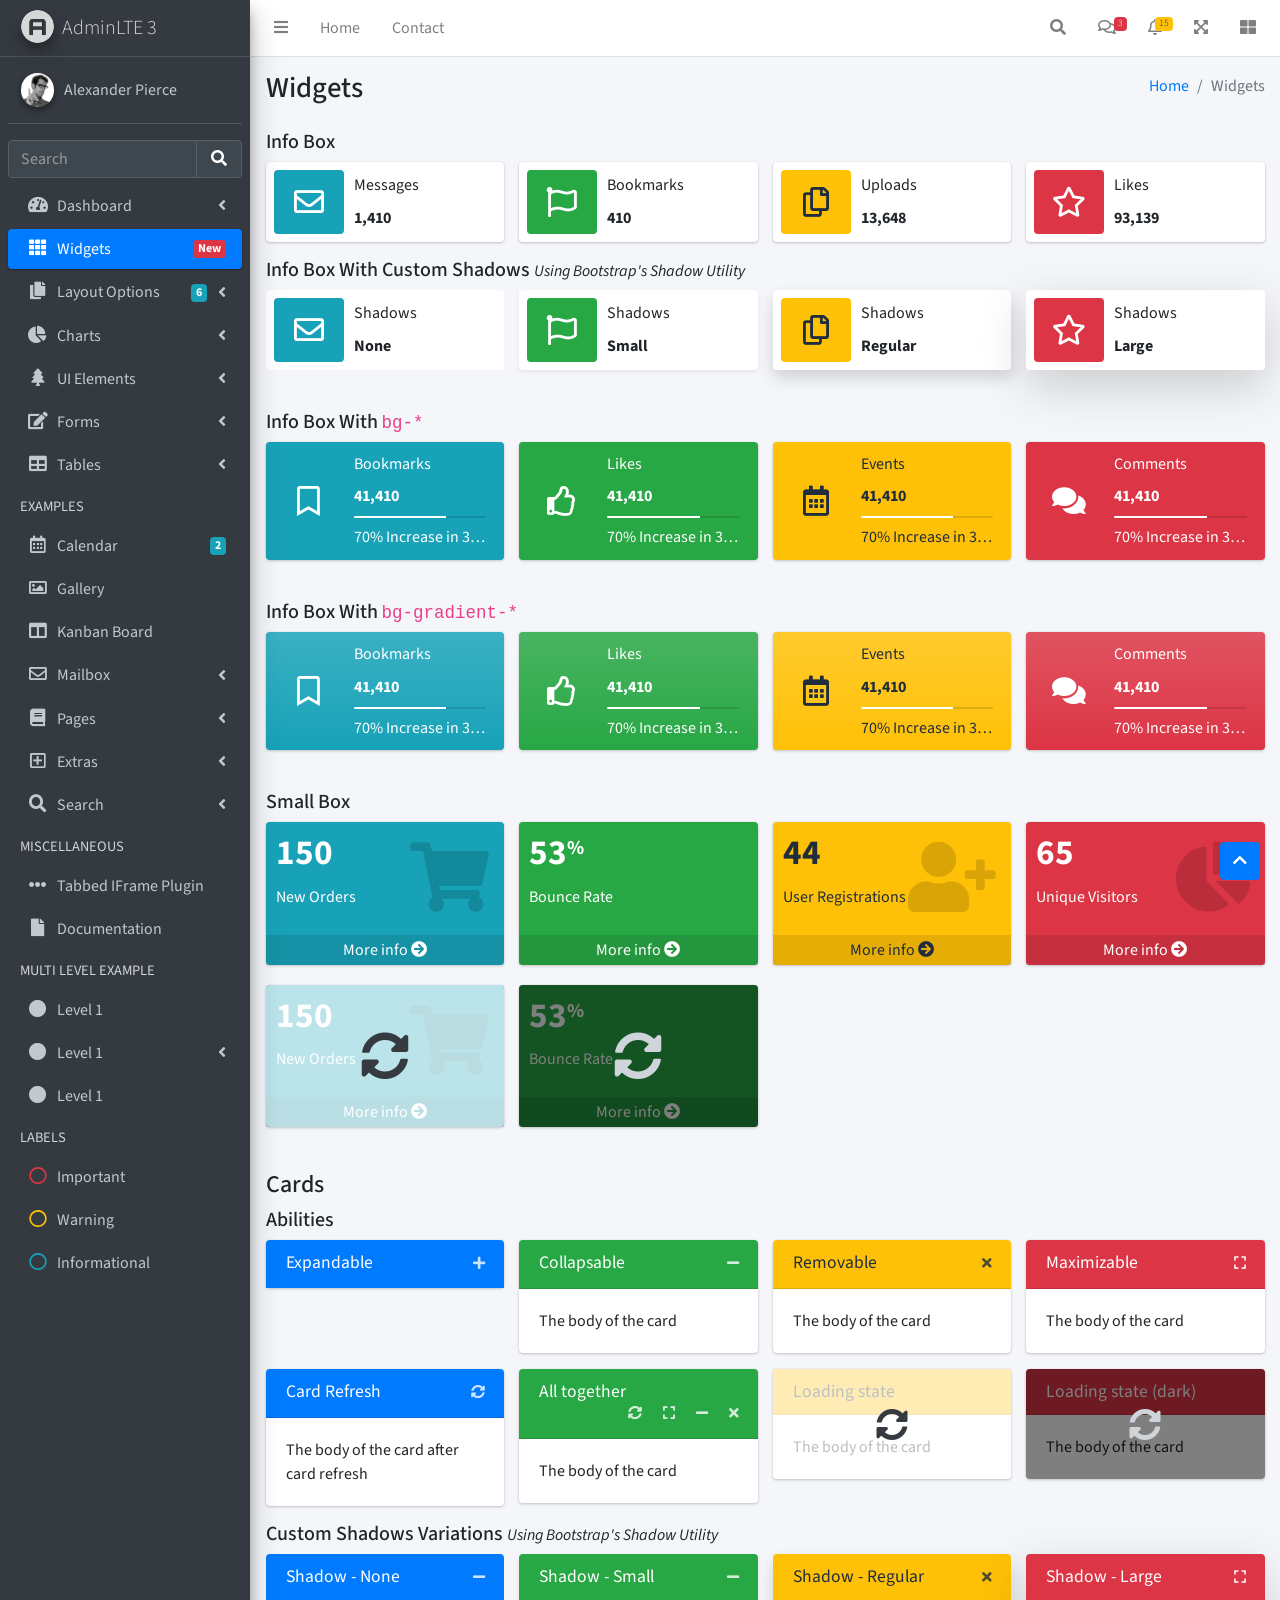
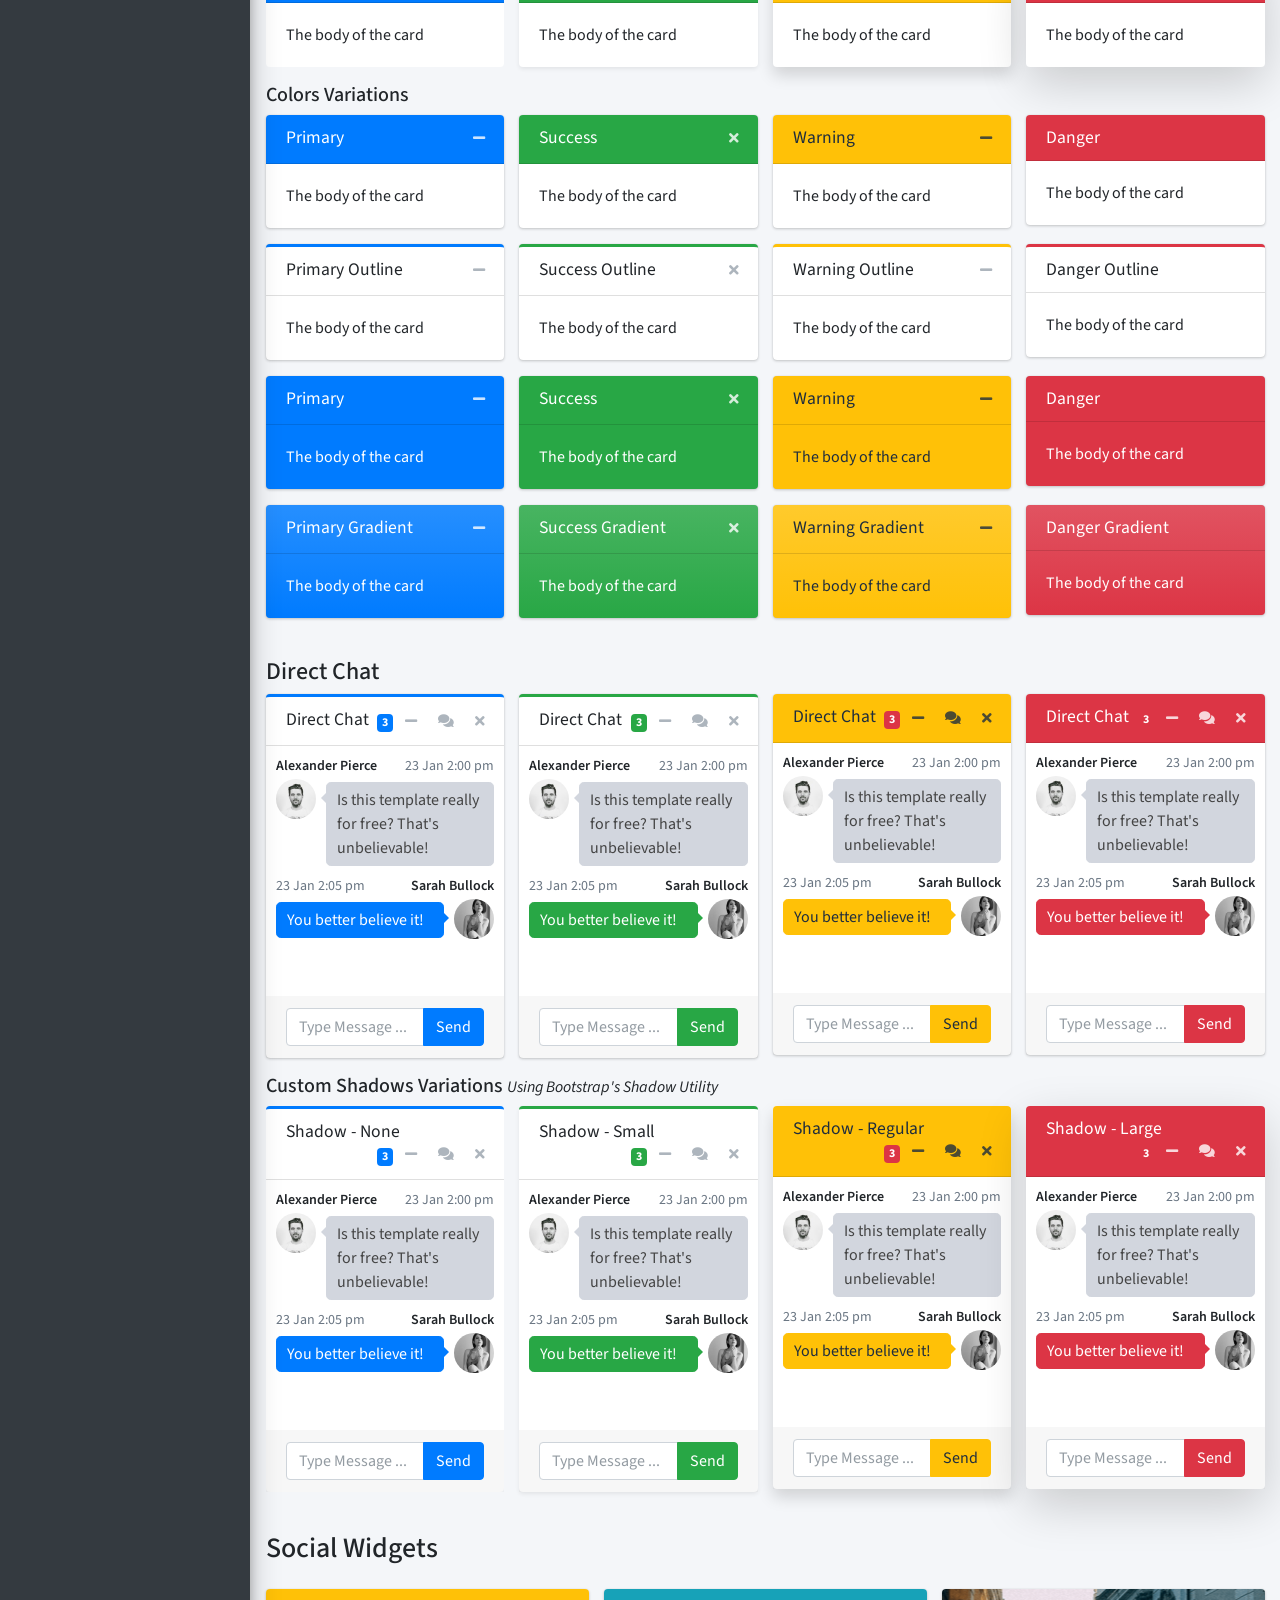
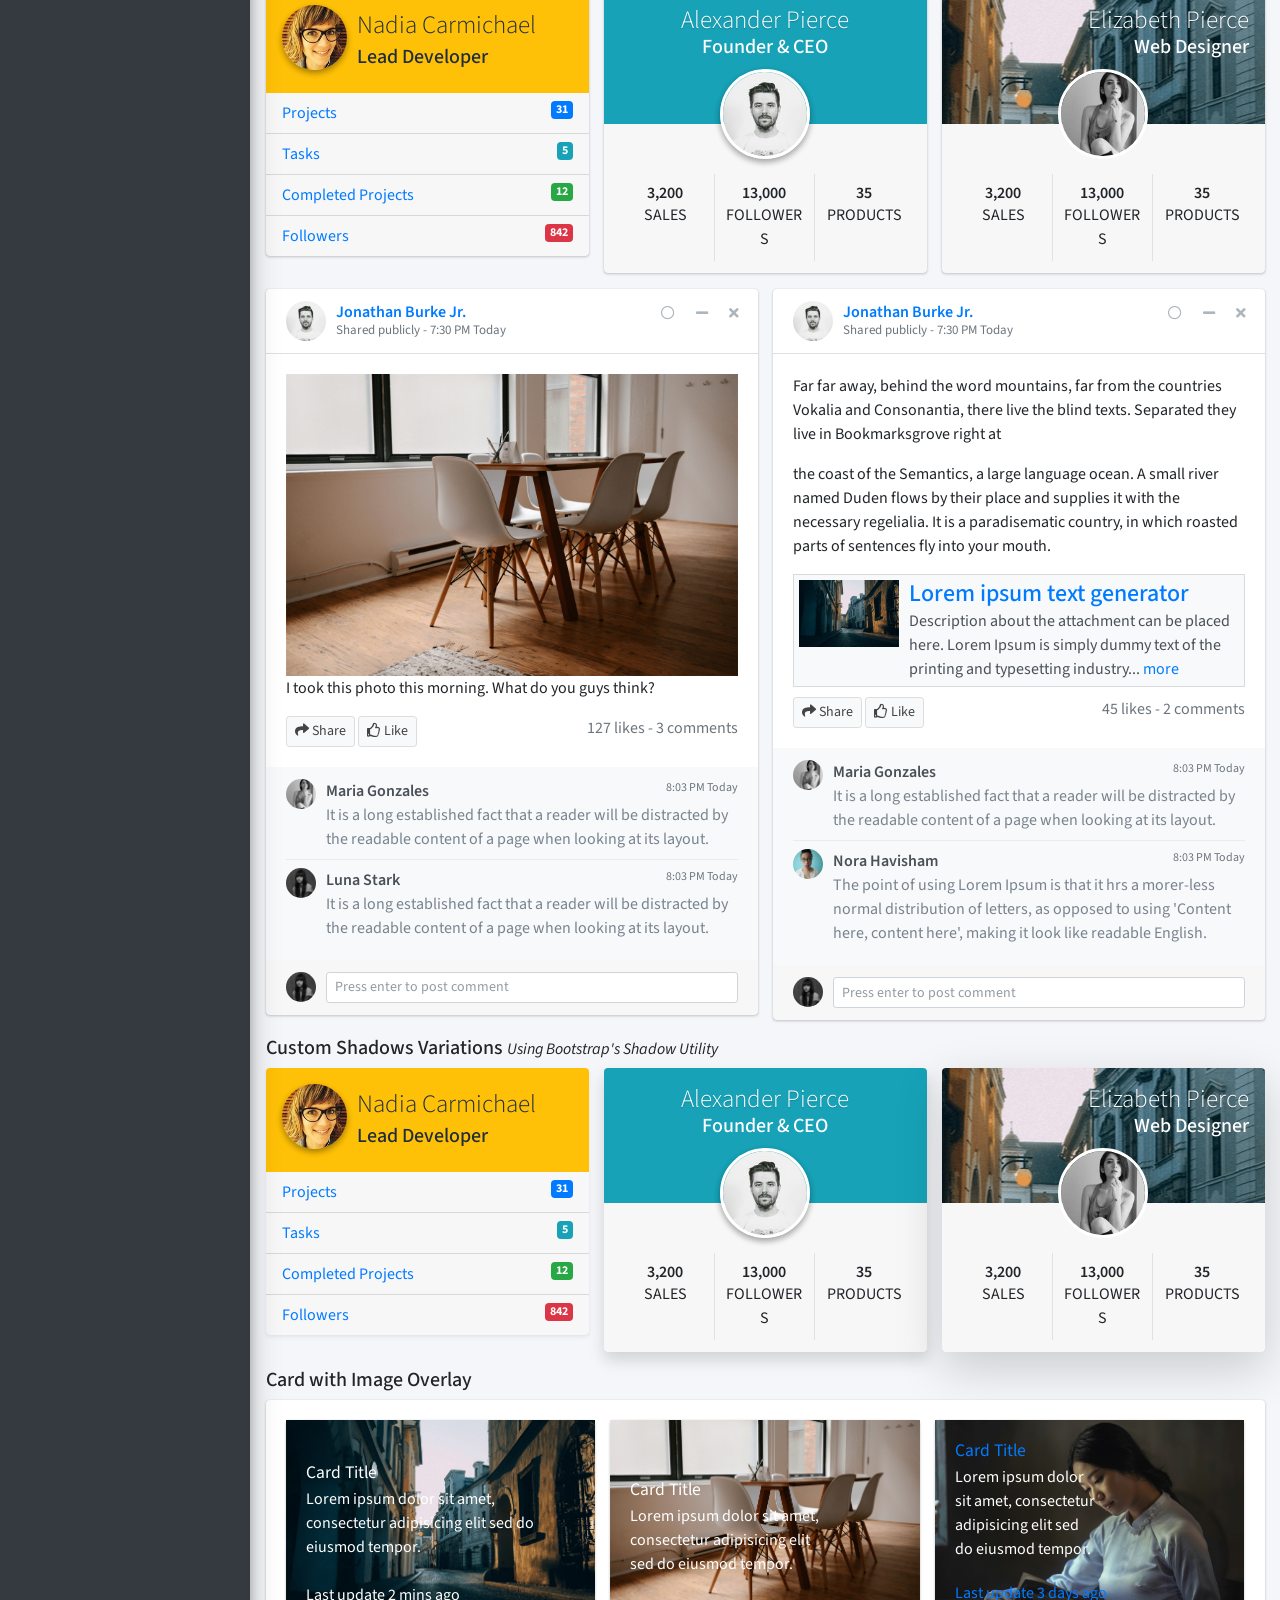
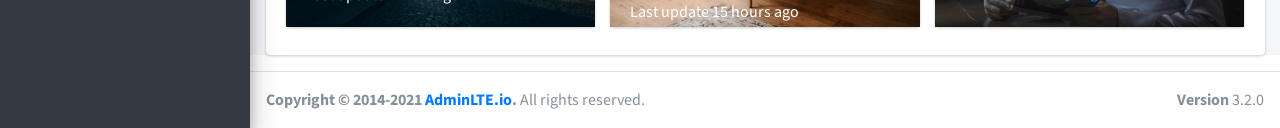
<file: pages/widgets.html>
<!DOCTYPE html>
<html lang="en">
<head>
  <meta charset="utf-8">
  <meta name="viewport" content="width=device-width, initial-scale=1">
  <title>AdminLTE 3 | Widgets</title>

  <!-- Google Font: Source Sans Pro -->
  <link rel="stylesheet" href="https://fonts.googleapis.com/css?family=Source+Sans+Pro:300,400,400i,700&display=fallback">
  <!-- Font Awesome -->
  <link rel="stylesheet" href="../plugins/fontawesome-free/css/all.min.css">
  <!-- Ionicons -->
  <link rel="stylesheet" href="https://code.ionicframework.com/ionicons/2.0.1/css/ionicons.min.css">
  <!-- Theme style -->
  <link rel="stylesheet" href="../dist/css/adminlte.min.css">
</head>
<body class="hold-transition sidebar-mini">
<div class="wrapper">
  <!-- Navbar -->
  <nav class="main-header navbar navbar-expand navbar-white navbar-light">
    <!-- Left navbar links -->
    <ul class="navbar-nav">
      <li class="nav-item">
        <a class="nav-link" data-widget="pushmenu" href="#" role="button"><i class="fas fa-bars"></i></a>
      </li>
      <li class="nav-item d-none d-sm-inline-block">
        <a href="../index3.html" class="nav-link">Home</a>
      </li>
      <li class="nav-item d-none d-sm-inline-block">
        <a href="#" class="nav-link">Contact</a>
      </li>
    </ul>

    <!-- Right navbar links -->
    <ul class="navbar-nav ml-auto">
      <!-- Navbar Search -->
      <li class="nav-item">
        <a class="nav-link" data-widget="navbar-search" href="#" role="button">
          <i class="fas fa-search"></i>
        </a>
        <div class="navbar-search-block">
          <form class="form-inline">
            <div class="input-group input-group-sm">
              <input class="form-control form-control-navbar" type="search" placeholder="Search" aria-label="Search">
              <div class="input-group-append">
                <button class="btn btn-navbar" type="submit">
                  <i class="fas fa-search"></i>
                </button>
                <button class="btn btn-navbar" type="button" data-widget="navbar-search">
                  <i class="fas fa-times"></i>
                </button>
              </div>
            </div>
          </form>
        </div>
      </li>

      <!-- Messages Dropdown Menu -->
      <li class="nav-item dropdown">
        <a class="nav-link" data-toggle="dropdown" href="#">
          <i class="far fa-comments"></i>
          <span class="badge badge-danger navbar-badge">3</span>
        </a>
        <div class="dropdown-menu dropdown-menu-lg dropdown-menu-right">
          <a href="#" class="dropdown-item">
            <!-- Message Start -->
            <div class="media">
              <img src="../dist/img/user1-128x128.jpg" alt="User Avatar" class="img-size-50 mr-3 img-circle">
              <div class="media-body">
                <h3 class="dropdown-item-title">
                  Brad Diesel
                  <span class="float-right text-sm text-danger"><i class="fas fa-star"></i></span>
                </h3>
                <p class="text-sm">Call me whenever you can...</p>
                <p class="text-sm text-muted"><i class="far fa-clock mr-1"></i> 4 Hours Ago</p>
              </div>
            </div>
            <!-- Message End -->
          </a>
          <div class="dropdown-divider"></div>
          <a href="#" class="dropdown-item">
            <!-- Message Start -->
            <div class="media">
              <img src="../dist/img/user8-128x128.jpg" alt="User Avatar" class="img-size-50 img-circle mr-3">
              <div class="media-body">
                <h3 class="dropdown-item-title">
                  John Pierce
                  <span class="float-right text-sm text-muted"><i class="fas fa-star"></i></span>
                </h3>
                <p class="text-sm">I got your message bro</p>
                <p class="text-sm text-muted"><i class="far fa-clock mr-1"></i> 4 Hours Ago</p>
              </div>
            </div>
            <!-- Message End -->
          </a>
          <div class="dropdown-divider"></div>
          <a href="#" class="dropdown-item">
            <!-- Message Start -->
            <div class="media">
              <img src="../dist/img/user3-128x128.jpg" alt="User Avatar" class="img-size-50 img-circle mr-3">
              <div class="media-body">
                <h3 class="dropdown-item-title">
                  Nora Silvester
                  <span class="float-right text-sm text-warning"><i class="fas fa-star"></i></span>
                </h3>
                <p class="text-sm">The subject goes here</p>
                <p class="text-sm text-muted"><i class="far fa-clock mr-1"></i> 4 Hours Ago</p>
              </div>
            </div>
            <!-- Message End -->
          </a>
          <div class="dropdown-divider"></div>
          <a href="#" class="dropdown-item dropdown-footer">See All Messages</a>
        </div>
      </li>
      <!-- Notifications Dropdown Menu -->
      <li class="nav-item dropdown">
        <a class="nav-link" data-toggle="dropdown" href="#">
          <i class="far fa-bell"></i>
          <span class="badge badge-warning navbar-badge">15</span>
        </a>
        <div class="dropdown-menu dropdown-menu-lg dropdown-menu-right">
          <span class="dropdown-item dropdown-header">15 Notifications</span>
          <div class="dropdown-divider"></div>
          <a href="#" class="dropdown-item">
            <i class="fas fa-envelope mr-2"></i> 4 new messages
            <span class="float-right text-muted text-sm">3 mins</span>
          </a>
          <div class="dropdown-divider"></div>
          <a href="#" class="dropdown-item">
            <i class="fas fa-users mr-2"></i> 8 friend requests
            <span class="float-right text-muted text-sm">12 hours</span>
          </a>
          <div class="dropdown-divider"></div>
          <a href="#" class="dropdown-item">
            <i class="fas fa-file mr-2"></i> 3 new reports
            <span class="float-right text-muted text-sm">2 days</span>
          </a>
          <div class="dropdown-divider"></div>
          <a href="#" class="dropdown-item dropdown-footer">See All Notifications</a>
        </div>
      </li>
      <li class="nav-item">
        <a class="nav-link" data-widget="fullscreen" href="#" role="button">
          <i class="fas fa-expand-arrows-alt"></i>
        </a>
      </li>
      <li class="nav-item">
        <a class="nav-link" data-widget="control-sidebar" data-slide="true" href="#" role="button">
          <i class="fas fa-th-large"></i>
        </a>
      </li>
    </ul>
  </nav>
  <!-- /.navbar -->

  <!-- Main Sidebar Container -->
  <aside class="main-sidebar sidebar-dark-primary elevation-4">
    <!-- Brand Logo -->
    <a href="../index3.html" class="brand-link">
      <img src="../dist/img/AdminLTELogo.png" alt="AdminLTE Logo" class="brand-image img-circle elevation-3" style="opacity: .8">
      <span class="brand-text font-weight-light">AdminLTE 3</span>
    </a>

    <!-- Sidebar -->
    <div class="sidebar">
      <!-- Sidebar user panel (optional) -->
      <div class="user-panel mt-3 pb-3 mb-3 d-flex">
        <div class="image">
          <img src="../dist/img/user2-160x160.jpg" class="img-circle elevation-2" alt="User Image">
        </div>
        <div class="info">
          <a href="#" class="d-block">Alexander Pierce</a>
        </div>
      </div>

      <!-- SidebarSearch Form -->
      <div class="form-inline">
        <div class="input-group" data-widget="sidebar-search">
          <input class="form-control form-control-sidebar" type="search" placeholder="Search" aria-label="Search">
          <div class="input-group-append">
            <button class="btn btn-sidebar">
              <i class="fas fa-search fa-fw"></i>
            </button>
          </div>
        </div>
      </div>

      <!-- Sidebar Menu -->
      <nav class="mt-2">
        <ul class="nav nav-pills nav-sidebar flex-column" data-widget="treeview" role="menu" data-accordion="false">
          <!-- Add icons to the links using the .nav-icon class
               with font-awesome or any other icon font library -->
          <li class="nav-item">
            <a href="#" class="nav-link">
              <i class="nav-icon fas fa-tachometer-alt"></i>
              <p>
                Dashboard
                <i class="right fas fa-angle-left"></i>
              </p>
            </a>
            <ul class="nav nav-treeview">
              <li class="nav-item">
                <a href="../index.html" class="nav-link">
                  <i class="far fa-circle nav-icon"></i>
                  <p>Dashboard v1</p>
                </a>
              </li>
              <li class="nav-item">
                <a href="../index2.html" class="nav-link">
                  <i class="far fa-circle nav-icon"></i>
                  <p>Dashboard v2</p>
                </a>
              </li>
              <li class="nav-item">
                <a href="../index3.html" class="nav-link">
                  <i class="far fa-circle nav-icon"></i>
                  <p>Dashboard v3</p>
                </a>
              </li>
            </ul>
          </li>
          <li class="nav-item">
            <a href="widgets.html" class="nav-link active">
              <i class="nav-icon fas fa-th"></i>
              <p>
                Widgets
                <span class="right badge badge-danger">New</span>
              </p>
            </a>
          </li>
          <li class="nav-item">
            <a href="#" class="nav-link">
              <i class="nav-icon fas fa-copy"></i>
              <p>
                Layout Options
                <i class="fas fa-angle-left right"></i>
                <span class="badge badge-info right">6</span>
              </p>
            </a>
            <ul class="nav nav-treeview">
              <li class="nav-item">
                <a href="layout/top-nav.html" class="nav-link">
                  <i class="far fa-circle nav-icon"></i>
                  <p>Top Navigation</p>
                </a>
              </li>
              <li class="nav-item">
                <a href="layout/top-nav-sidebar.html" class="nav-link">
                  <i class="far fa-circle nav-icon"></i>
                  <p>Top Navigation + Sidebar</p>
                </a>
              </li>
              <li class="nav-item">
                <a href="layout/boxed.html" class="nav-link">
                  <i class="far fa-circle nav-icon"></i>
                  <p>Boxed</p>
                </a>
              </li>
              <li class="nav-item">
                <a href="layout/fixed-sidebar.html" class="nav-link">
                  <i class="far fa-circle nav-icon"></i>
                  <p>Fixed Sidebar</p>
                </a>
              </li>
              <li class="nav-item">
                <a href="layout/fixed-sidebar-custom.html" class="nav-link">
                  <i class="far fa-circle nav-icon"></i>
                  <p>Fixed Sidebar <small>+ Custom Area</small></p>
                </a>
              </li>
              <li class="nav-item">
                <a href="layout/fixed-topnav.html" class="nav-link">
                  <i class="far fa-circle nav-icon"></i>
                  <p>Fixed Navbar</p>
                </a>
              </li>
              <li class="nav-item">
                <a href="layout/fixed-footer.html" class="nav-link">
                  <i class="far fa-circle nav-icon"></i>
                  <p>Fixed Footer</p>
                </a>
              </li>
              <li class="nav-item">
                <a href="layout/collapsed-sidebar.html" class="nav-link">
                  <i class="far fa-circle nav-icon"></i>
                  <p>Collapsed Sidebar</p>
                </a>
              </li>
            </ul>
          </li>
          <li class="nav-item">
            <a href="#" class="nav-link">
              <i class="nav-icon fas fa-chart-pie"></i>
              <p>
                Charts
                <i class="right fas fa-angle-left"></i>
              </p>
            </a>
            <ul class="nav nav-treeview">
              <li class="nav-item">
                <a href="charts/chartjs.html" class="nav-link">
                  <i class="far fa-circle nav-icon"></i>
                  <p>ChartJS</p>
                </a>
              </li>
              <li class="nav-item">
                <a href="charts/flot.html" class="nav-link">
                  <i class="far fa-circle nav-icon"></i>
                  <p>Flot</p>
                </a>
              </li>
              <li class="nav-item">
                <a href="charts/inline.html" class="nav-link">
                  <i class="far fa-circle nav-icon"></i>
                  <p>Inline</p>
                </a>
              </li>
              <li class="nav-item">
                <a href="charts/uplot.html" class="nav-link">
                  <i class="far fa-circle nav-icon"></i>
                  <p>uPlot</p>
                </a>
              </li>
            </ul>
          </li>
          <li class="nav-item">
            <a href="#" class="nav-link">
              <i class="nav-icon fas fa-tree"></i>
              <p>
                UI Elements
                <i class="fas fa-angle-left right"></i>
              </p>
            </a>
            <ul class="nav nav-treeview">
              <li class="nav-item">
                <a href="UI/general.html" class="nav-link">
                  <i class="far fa-circle nav-icon"></i>
                  <p>General</p>
                </a>
              </li>
              <li class="nav-item">
                <a href="UI/icons.html" class="nav-link">
                  <i class="far fa-circle nav-icon"></i>
                  <p>Icons</p>
                </a>
              </li>
              <li class="nav-item">
                <a href="UI/buttons.html" class="nav-link">
                  <i class="far fa-circle nav-icon"></i>
                  <p>Buttons</p>
                </a>
              </li>
              <li class="nav-item">
                <a href="UI/sliders.html" class="nav-link">
                  <i class="far fa-circle nav-icon"></i>
                  <p>Sliders</p>
                </a>
              </li>
              <li class="nav-item">
                <a href="UI/modals.html" class="nav-link">
                  <i class="far fa-circle nav-icon"></i>
                  <p>Modals & Alerts</p>
                </a>
              </li>
              <li class="nav-item">
                <a href="UI/navbar.html" class="nav-link">
                  <i class="far fa-circle nav-icon"></i>
                  <p>Navbar & Tabs</p>
                </a>
              </li>
              <li class="nav-item">
                <a href="UI/timeline.html" class="nav-link">
                  <i class="far fa-circle nav-icon"></i>
                  <p>Timeline</p>
                </a>
              </li>
              <li class="nav-item">
                <a href="UI/ribbons.html" class="nav-link">
                  <i class="far fa-circle nav-icon"></i>
                  <p>Ribbons</p>
                </a>
              </li>
            </ul>
          </li>
          <li class="nav-item">
            <a href="#" class="nav-link">
              <i class="nav-icon fas fa-edit"></i>
              <p>
                Forms
                <i class="fas fa-angle-left right"></i>
              </p>
            </a>
            <ul class="nav nav-treeview">
              <li class="nav-item">
                <a href="forms/general.html" class="nav-link">
                  <i class="far fa-circle nav-icon"></i>
                  <p>General Elements</p>
                </a>
              </li>
              <li class="nav-item">
                <a href="forms/advanced.html" class="nav-link">
                  <i class="far fa-circle nav-icon"></i>
                  <p>Advanced Elements</p>
                </a>
              </li>
              <li class="nav-item">
                <a href="forms/editors.html" class="nav-link">
                  <i class="far fa-circle nav-icon"></i>
                  <p>Editors</p>
                </a>
              </li>
              <li class="nav-item">
                <a href="forms/validation.html" class="nav-link">
                  <i class="far fa-circle nav-icon"></i>
                  <p>Validation</p>
                </a>
              </li>
            </ul>
          </li>
          <li class="nav-item">
            <a href="#" class="nav-link">
              <i class="nav-icon fas fa-table"></i>
              <p>
                Tables
                <i class="fas fa-angle-left right"></i>
              </p>
            </a>
            <ul class="nav nav-treeview">
              <li class="nav-item">
                <a href="tables/simple.html" class="nav-link">
                  <i class="far fa-circle nav-icon"></i>
                  <p>Simple Tables</p>
                </a>
              </li>
              <li class="nav-item">
                <a href="tables/data.html" class="nav-link">
                  <i class="far fa-circle nav-icon"></i>
                  <p>DataTables</p>
                </a>
              </li>
              <li class="nav-item">
                <a href="tables/jsgrid.html" class="nav-link">
                  <i class="far fa-circle nav-icon"></i>
                  <p>jsGrid</p>
                </a>
              </li>
            </ul>
          </li>
          <li class="nav-header">EXAMPLES</li>
          <li class="nav-item">
            <a href="calendar.html" class="nav-link">
              <i class="nav-icon far fa-calendar-alt"></i>
              <p>
                Calendar
                <span class="badge badge-info right">2</span>
              </p>
            </a>
          </li>
          <li class="nav-item">
            <a href="gallery.html" class="nav-link">
              <i class="nav-icon far fa-image"></i>
              <p>
                Gallery
              </p>
            </a>
          </li>
          <li class="nav-item">
            <a href="kanban.html" class="nav-link">
              <i class="nav-icon fas fa-columns"></i>
              <p>
                Kanban Board
              </p>
            </a>
          </li>
          <li class="nav-item">
            <a href="#" class="nav-link">
              <i class="nav-icon far fa-envelope"></i>
              <p>
                Mailbox
                <i class="fas fa-angle-left right"></i>
              </p>
            </a>
            <ul class="nav nav-treeview">
              <li class="nav-item">
                <a href="mailbox/mailbox.html" class="nav-link">
                  <i class="far fa-circle nav-icon"></i>
                  <p>Inbox</p>
                </a>
              </li>
              <li class="nav-item">
                <a href="mailbox/compose.html" class="nav-link">
                  <i class="far fa-circle nav-icon"></i>
                  <p>Compose</p>
                </a>
              </li>
              <li class="nav-item">
                <a href="mailbox/read-mail.html" class="nav-link">
                  <i class="far fa-circle nav-icon"></i>
                  <p>Read</p>
                </a>
              </li>
            </ul>
          </li>
          <li class="nav-item">
            <a href="#" class="nav-link">
              <i class="nav-icon fas fa-book"></i>
              <p>
                Pages
                <i class="fas fa-angle-left right"></i>
              </p>
            </a>
            <ul class="nav nav-treeview">
              <li class="nav-item">
                <a href="examples/invoice.html" class="nav-link">
                  <i class="far fa-circle nav-icon"></i>
                  <p>Invoice</p>
                </a>
              </li>
              <li class="nav-item">
                <a href="examples/profile.html" class="nav-link">
                  <i class="far fa-circle nav-icon"></i>
                  <p>Profile</p>
                </a>
              </li>
              <li class="nav-item">
                <a href="examples/e-commerce.html" class="nav-link">
                  <i class="far fa-circle nav-icon"></i>
                  <p>E-commerce</p>
                </a>
              </li>
              <li class="nav-item">
                <a href="examples/projects.html" class="nav-link">
                  <i class="far fa-circle nav-icon"></i>
                  <p>Projects</p>
                </a>
              </li>
              <li class="nav-item">
                <a href="examples/project-add.html" class="nav-link">
                  <i class="far fa-circle nav-icon"></i>
                  <p>Project Add</p>
                </a>
              </li>
              <li class="nav-item">
                <a href="examples/project-edit.html" class="nav-link">
                  <i class="far fa-circle nav-icon"></i>
                  <p>Project Edit</p>
                </a>
              </li>
              <li class="nav-item">
                <a href="examples/project-detail.html" class="nav-link">
                  <i class="far fa-circle nav-icon"></i>
                  <p>Project Detail</p>
                </a>
              </li>
              <li class="nav-item">
                <a href="examples/contacts.html" class="nav-link">
                  <i class="far fa-circle nav-icon"></i>
                  <p>Contacts</p>
                </a>
              </li>
              <li class="nav-item">
                <a href="examples/faq.html" class="nav-link">
                  <i class="far fa-circle nav-icon"></i>
                  <p>FAQ</p>
                </a>
              </li>
              <li class="nav-item">
                <a href="examples/contact-us.html" class="nav-link">
                  <i class="far fa-circle nav-icon"></i>
                  <p>Contact us</p>
                </a>
              </li>
            </ul>
          </li>
          <li class="nav-item">
            <a href="#" class="nav-link">
              <i class="nav-icon far fa-plus-square"></i>
              <p>
                Extras
                <i class="fas fa-angle-left right"></i>
              </p>
            </a>
            <ul class="nav nav-treeview">
              <li class="nav-item">
                <a href="#" class="nav-link">
                  <i class="far fa-circle nav-icon"></i>
                  <p>
                    Login & Register v1
                    <i class="fas fa-angle-left right"></i>
                  </p>
                </a>
                <ul class="nav nav-treeview">
                  <li class="nav-item">
                    <a href="examples/login.html" class="nav-link">
                      <i class="far fa-circle nav-icon"></i>
                      <p>Login v1</p>
                    </a>
                  </li>
                  <li class="nav-item">
                    <a href="examples/register.html" class="nav-link">
                      <i class="far fa-circle nav-icon"></i>
                      <p>Register v1</p>
                    </a>
                  </li>
                  <li class="nav-item">
                    <a href="examples/forgot-password.html" class="nav-link">
                      <i class="far fa-circle nav-icon"></i>
                      <p>Forgot Password v1</p>
                    </a>
                  </li>
                  <li class="nav-item">
                    <a href="examples/recover-password.html" class="nav-link">
                      <i class="far fa-circle nav-icon"></i>
                      <p>Recover Password v1</p>
                    </a>
                  </li>
                </ul>
              </li>
              <li class="nav-item">
                <a href="#" class="nav-link">
                  <i class="far fa-circle nav-icon"></i>
                  <p>
                    Login & Register v2
                    <i class="fas fa-angle-left right"></i>
                  </p>
                </a>
                <ul class="nav nav-treeview">
                  <li class="nav-item">
                    <a href="examples/login-v2.html" class="nav-link">
                      <i class="far fa-circle nav-icon"></i>
                      <p>Login v2</p>
                    </a>
                  </li>
                  <li class="nav-item">
                    <a href="examples/register-v2.html" class="nav-link">
                      <i class="far fa-circle nav-icon"></i>
                      <p>Register v2</p>
                    </a>
                  </li>
                  <li class="nav-item">
                    <a href="examples/forgot-password-v2.html" class="nav-link">
                      <i class="far fa-circle nav-icon"></i>
                      <p>Forgot Password v2</p>
                    </a>
                  </li>
                  <li class="nav-item">
                    <a href="examples/recover-password-v2.html" class="nav-link">
                      <i class="far fa-circle nav-icon"></i>
                      <p>Recover Password v2</p>
                    </a>
                  </li>
                </ul>
              </li>
              <li class="nav-item">
                <a href="examples/lockscreen.html" class="nav-link">
                  <i class="far fa-circle nav-icon"></i>
                  <p>Lockscreen</p>
                </a>
              </li>
              <li class="nav-item">
                <a href="examples/legacy-user-menu.html" class="nav-link">
                  <i class="far fa-circle nav-icon"></i>
                  <p>Legacy User Menu</p>
                </a>
              </li>
              <li class="nav-item">
                <a href="examples/language-menu.html" class="nav-link">
                  <i class="far fa-circle nav-icon"></i>
                  <p>Language Menu</p>
                </a>
              </li>
              <li class="nav-item">
                <a href="examples/404.html" class="nav-link">
                  <i class="far fa-circle nav-icon"></i>
                  <p>Error 404</p>
                </a>
              </li>
              <li class="nav-item">
                <a href="examples/500.html" class="nav-link">
                  <i class="far fa-circle nav-icon"></i>
                  <p>Error 500</p>
                </a>
              </li>
              <li class="nav-item">
                <a href="examples/pace.html" class="nav-link">
                  <i class="far fa-circle nav-icon"></i>
                  <p>Pace</p>
                </a>
              </li>
              <li class="nav-item">
                <a href="examples/blank.html" class="nav-link">
                  <i class="far fa-circle nav-icon"></i>
                  <p>Blank Page</p>
                </a>
              </li>
              <li class="nav-item">
                <a href="../starter.html" class="nav-link">
                  <i class="far fa-circle nav-icon"></i>
                  <p>Starter Page</p>
                </a>
              </li>
            </ul>
          </li>
          <li class="nav-item">
            <a href="#" class="nav-link">
              <i class="nav-icon fas fa-search"></i>
              <p>
                Search
                <i class="fas fa-angle-left right"></i>
              </p>
            </a>
            <ul class="nav nav-treeview">
              <li class="nav-item">
                <a href="search/simple.html" class="nav-link">
                  <i class="far fa-circle nav-icon"></i>
                  <p>Simple Search</p>
                </a>
              </li>
              <li class="nav-item">
                <a href="search/enhanced.html" class="nav-link">
                  <i class="far fa-circle nav-icon"></i>
                  <p>Enhanced</p>
                </a>
              </li>
            </ul>
          </li>
          <li class="nav-header">MISCELLANEOUS</li>
          <li class="nav-item">
            <a href="../iframe.html" class="nav-link">
              <i class="nav-icon fas fa-ellipsis-h"></i>
              <p>Tabbed IFrame Plugin</p>
            </a>
          </li>
          <li class="nav-item">
            <a href="https://adminlte.io/docs/3.1/" class="nav-link">
              <i class="nav-icon fas fa-file"></i>
              <p>Documentation</p>
            </a>
          </li>
          <li class="nav-header">MULTI LEVEL EXAMPLE</li>
          <li class="nav-item">
            <a href="#" class="nav-link">
              <i class="fas fa-circle nav-icon"></i>
              <p>Level 1</p>
            </a>
          </li>
          <li class="nav-item">
            <a href="#" class="nav-link">
              <i class="nav-icon fas fa-circle"></i>
              <p>
                Level 1
                <i class="right fas fa-angle-left"></i>
              </p>
            </a>
            <ul class="nav nav-treeview">
              <li class="nav-item">
                <a href="#" class="nav-link">
                  <i class="far fa-circle nav-icon"></i>
                  <p>Level 2</p>
                </a>
              </li>
              <li class="nav-item">
                <a href="#" class="nav-link">
                  <i class="far fa-circle nav-icon"></i>
                  <p>
                    Level 2
                    <i class="right fas fa-angle-left"></i>
                  </p>
                </a>
                <ul class="nav nav-treeview">
                  <li class="nav-item">
                    <a href="#" class="nav-link">
                      <i class="far fa-dot-circle nav-icon"></i>
                      <p>Level 3</p>
                    </a>
                  </li>
                  <li class="nav-item">
                    <a href="#" class="nav-link">
                      <i class="far fa-dot-circle nav-icon"></i>
                      <p>Level 3</p>
                    </a>
                  </li>
                  <li class="nav-item">
                    <a href="#" class="nav-link">
                      <i class="far fa-dot-circle nav-icon"></i>
                      <p>Level 3</p>
                    </a>
                  </li>
                </ul>
              </li>
              <li class="nav-item">
                <a href="#" class="nav-link">
                  <i class="far fa-circle nav-icon"></i>
                  <p>Level 2</p>
                </a>
              </li>
            </ul>
          </li>
          <li class="nav-item">
            <a href="#" class="nav-link">
              <i class="fas fa-circle nav-icon"></i>
              <p>Level 1</p>
            </a>
          </li>
          <li class="nav-header">LABELS</li>
          <li class="nav-item">
            <a href="#" class="nav-link">
              <i class="nav-icon far fa-circle text-danger"></i>
              <p class="text">Important</p>
            </a>
          </li>
          <li class="nav-item">
            <a href="#" class="nav-link">
              <i class="nav-icon far fa-circle text-warning"></i>
              <p>Warning</p>
            </a>
          </li>
          <li class="nav-item">
            <a href="#" class="nav-link">
              <i class="nav-icon far fa-circle text-info"></i>
              <p>Informational</p>
            </a>
          </li>
        </ul>
      </nav>
      <!-- /.sidebar-menu -->
    </div>
    <!-- /.sidebar -->
  </aside>

  <!-- Content Wrapper. Contains page content -->
  <div class="content-wrapper">
    <!-- Content Header (Page header) -->
    <section class="content-header">
      <div class="container-fluid">
        <div class="row mb-2">
          <div class="col-sm-6">
            <h1>Widgets</h1>
          </div>
          <div class="col-sm-6">
            <ol class="breadcrumb float-sm-right">
              <li class="breadcrumb-item"><a href="#">Home</a></li>
              <li class="breadcrumb-item active">Widgets</li>
            </ol>
          </div>
        </div>
      </div><!-- /.container-fluid -->
    </section>

    <!-- Main content -->
    <section class="content">
      <div class="container-fluid">
        <h5 class="mb-2">Info Box</h5>
        <div class="row">
          <div class="col-md-3 col-sm-6 col-12">
            <div class="info-box">
              <span class="info-box-icon bg-info"><i class="far fa-envelope"></i></span>

              <div class="info-box-content">
                <span class="info-box-text">Messages</span>
                <span class="info-box-number">1,410</span>
              </div>
              <!-- /.info-box-content -->
            </div>
            <!-- /.info-box -->
          </div>
          <!-- /.col -->
          <div class="col-md-3 col-sm-6 col-12">
            <div class="info-box">
              <span class="info-box-icon bg-success"><i class="far fa-flag"></i></span>

              <div class="info-box-content">
                <span class="info-box-text">Bookmarks</span>
                <span class="info-box-number">410</span>
              </div>
              <!-- /.info-box-content -->
            </div>
            <!-- /.info-box -->
          </div>
          <!-- /.col -->
          <div class="col-md-3 col-sm-6 col-12">
            <div class="info-box">
              <span class="info-box-icon bg-warning"><i class="far fa-copy"></i></span>

              <div class="info-box-content">
                <span class="info-box-text">Uploads</span>
                <span class="info-box-number">13,648</span>
              </div>
              <!-- /.info-box-content -->
            </div>
            <!-- /.info-box -->
          </div>
          <!-- /.col -->
          <div class="col-md-3 col-sm-6 col-12">
            <div class="info-box">
              <span class="info-box-icon bg-danger"><i class="far fa-star"></i></span>

              <div class="info-box-content">
                <span class="info-box-text">Likes</span>
                <span class="info-box-number">93,139</span>
              </div>
              <!-- /.info-box-content -->
            </div>
            <!-- /.info-box -->
          </div>
          <!-- /.col -->
        </div>
        <!-- /.row -->

        <!-- =========================================================== -->
        <h5 class="mb-2">Info Box With Custom Shadows <small><i>Using Bootstrap's Shadow Utility</i></small></h5>
        <div class="row">
          <div class="col-md-3 col-sm-6 col-12">
            <div class="info-box shadow-none">
              <span class="info-box-icon bg-info"><i class="far fa-envelope"></i></span>

              <div class="info-box-content">
                <span class="info-box-text">Shadows</span>
                <span class="info-box-number">None</span>
              </div>
              <!-- /.info-box-content -->
            </div>
            <!-- /.info-box -->
          </div>
          <!-- /.col -->
          <div class="col-md-3 col-sm-6 col-12">
            <div class="info-box shadow-sm">
              <span class="info-box-icon bg-success"><i class="far fa-flag"></i></span>

              <div class="info-box-content">
                <span class="info-box-text">Shadows</span>
                <span class="info-box-number">Small</span>
              </div>
              <!-- /.info-box-content -->
            </div>
            <!-- /.info-box -->
          </div>
          <!-- /.col -->
          <div class="col-md-3 col-sm-6 col-12">
            <div class="info-box shadow">
              <span class="info-box-icon bg-warning"><i class="far fa-copy"></i></span>

              <div class="info-box-content">
                <span class="info-box-text">Shadows</span>
                <span class="info-box-number">Regular</span>
              </div>
              <!-- /.info-box-content -->
            </div>
            <!-- /.info-box -->
          </div>
          <!-- /.col -->
          <div class="col-md-3 col-sm-6 col-12">
            <div class="info-box shadow-lg">
              <span class="info-box-icon bg-danger"><i class="far fa-star"></i></span>

              <div class="info-box-content">
                <span class="info-box-text">Shadows</span>
                <span class="info-box-number">Large</span>
              </div>
              <!-- /.info-box-content -->
            </div>
            <!-- /.info-box -->
          </div>
          <!-- /.col -->
        </div>
        <!-- /.row -->

        <!-- =========================================================== -->
        <h5 class="mt-4 mb-2">Info Box With <code>bg-*</code></h5>
        <div class="row">
          <div class="col-md-3 col-sm-6 col-12">
            <div class="info-box bg-info">
              <span class="info-box-icon"><i class="far fa-bookmark"></i></span>

              <div class="info-box-content">
                <span class="info-box-text">Bookmarks</span>
                <span class="info-box-number">41,410</span>

                <div class="progress">
                  <div class="progress-bar" style="width: 70%"></div>
                </div>
                <span class="progress-description">
                  70% Increase in 30 Days
                </span>
              </div>
              <!-- /.info-box-content -->
            </div>
            <!-- /.info-box -->
          </div>
          <!-- /.col -->
          <div class="col-md-3 col-sm-6 col-12">
            <div class="info-box bg-success">
              <span class="info-box-icon"><i class="far fa-thumbs-up"></i></span>

              <div class="info-box-content">
                <span class="info-box-text">Likes</span>
                <span class="info-box-number">41,410</span>

                <div class="progress">
                  <div class="progress-bar" style="width: 70%"></div>
                </div>
                <span class="progress-description">
                  70% Increase in 30 Days
                </span>
              </div>
              <!-- /.info-box-content -->
            </div>
            <!-- /.info-box -->
          </div>
          <!-- /.col -->
          <div class="col-md-3 col-sm-6 col-12">
            <div class="info-box bg-warning">
              <span class="info-box-icon"><i class="far fa-calendar-alt"></i></span>

              <div class="info-box-content">
                <span class="info-box-text">Events</span>
                <span class="info-box-number">41,410</span>

                <div class="progress">
                  <div class="progress-bar" style="width: 70%"></div>
                </div>
                <span class="progress-description">
                  70% Increase in 30 Days
                </span>
              </div>
              <!-- /.info-box-content -->
            </div>
            <!-- /.info-box -->
          </div>
          <!-- /.col -->
          <div class="col-md-3 col-sm-6 col-12">
            <div class="info-box bg-danger">
              <span class="info-box-icon"><i class="fas fa-comments"></i></span>

              <div class="info-box-content">
                <span class="info-box-text">Comments</span>
                <span class="info-box-number">41,410</span>

                <div class="progress">
                  <div class="progress-bar" style="width: 70%"></div>
                </div>
                <span class="progress-description">
                  70% Increase in 30 Days
                </span>
              </div>
              <!-- /.info-box-content -->
            </div>
            <!-- /.info-box -->
          </div>
          <!-- /.col -->
        </div>
        <!-- /.row -->

        <!-- =========================================================== -->
        <h5 class="mt-4 mb-2">Info Box With <code>bg-gradient-*</code></h5>
        <div class="row">
          <div class="col-md-3 col-sm-6 col-12">
            <div class="info-box bg-gradient-info">
              <span class="info-box-icon"><i class="far fa-bookmark"></i></span>

              <div class="info-box-content">
                <span class="info-box-text">Bookmarks</span>
                <span class="info-box-number">41,410</span>

                <div class="progress">
                  <div class="progress-bar" style="width: 70%"></div>
                </div>
                <span class="progress-description">
                  70% Increase in 30 Days
                </span>
              </div>
              <!-- /.info-box-content -->
            </div>
            <!-- /.info-box -->
          </div>
          <!-- /.col -->
          <div class="col-md-3 col-sm-6 col-12">
            <div class="info-box bg-gradient-success">
              <span class="info-box-icon"><i class="far fa-thumbs-up"></i></span>

              <div class="info-box-content">
                <span class="info-box-text">Likes</span>
                <span class="info-box-number">41,410</span>

                <div class="progress">
                  <div class="progress-bar" style="width: 70%"></div>
                </div>
                <span class="progress-description">
                  70% Increase in 30 Days
                </span>
              </div>
              <!-- /.info-box-content -->
            </div>
            <!-- /.info-box -->
          </div>
          <!-- /.col -->
          <div class="col-md-3 col-sm-6 col-12">
            <div class="info-box bg-gradient-warning">
              <span class="info-box-icon"><i class="far fa-calendar-alt"></i></span>

              <div class="info-box-content">
                <span class="info-box-text">Events</span>
                <span class="info-box-number">41,410</span>

                <div class="progress">
                  <div class="progress-bar" style="width: 70%"></div>
                </div>
                <span class="progress-description">
                  70% Increase in 30 Days
                </span>
              </div>
              <!-- /.info-box-content -->
            </div>
            <!-- /.info-box -->
          </div>
          <!-- /.col -->
          <div class="col-md-3 col-sm-6 col-12">
            <div class="info-box bg-gradient-danger">
              <span class="info-box-icon"><i class="fas fa-comments"></i></span>

              <div class="info-box-content">
                <span class="info-box-text">Comments</span>
                <span class="info-box-number">41,410</span>

                <div class="progress">
                  <div class="progress-bar" style="width: 70%"></div>
                </div>
                <span class="progress-description">
                  70% Increase in 30 Days
                </span>
              </div>
              <!-- /.info-box-content -->
            </div>
            <!-- /.info-box -->
          </div>
          <!-- /.col -->
        </div>
        <!-- /.row -->

        <!-- =========================================================== -->

        <!-- Small Box (Stat card) -->
        <h5 class="mb-2 mt-4">Small Box</h5>
        <div class="row">
          <div class="col-lg-3 col-6">
            <!-- small card -->
            <div class="small-box bg-info">
              <div class="inner">
                <h3>150</h3>

                <p>New Orders</p>
              </div>
              <div class="icon">
                <i class="fas fa-shopping-cart"></i>
              </div>
              <a href="#" class="small-box-footer">
                More info <i class="fas fa-arrow-circle-right"></i>
              </a>
            </div>
          </div>
          <!-- ./col -->
          <div class="col-lg-3 col-6">
            <!-- small card -->
            <div class="small-box bg-success">
              <div class="inner">
                <h3>53<sup style="font-size: 20px">%</sup></h3>

                <p>Bounce Rate</p>
              </div>
              <div class="icon">
                <i class="ion ion-stats-bars"></i>
              </div>
              <a href="#" class="small-box-footer">
                More info <i class="fas fa-arrow-circle-right"></i>
              </a>
            </div>
          </div>
          <!-- ./col -->
          <div class="col-lg-3 col-6">
            <!-- small card -->
            <div class="small-box bg-warning">
              <div class="inner">
                <h3>44</h3>

                <p>User Registrations</p>
              </div>
              <div class="icon">
                <i class="fas fa-user-plus"></i>
              </div>
              <a href="#" class="small-box-footer">
                More info <i class="fas fa-arrow-circle-right"></i>
              </a>
            </div>
          </div>
          <!-- ./col -->
          <div class="col-lg-3 col-6">
            <!-- small card -->
            <div class="small-box bg-danger">
              <div class="inner">
                <h3>65</h3>

                <p>Unique Visitors</p>
              </div>
              <div class="icon">
                <i class="fas fa-chart-pie"></i>
              </div>
              <a href="#" class="small-box-footer">
                More info <i class="fas fa-arrow-circle-right"></i>
              </a>
            </div>
          </div>
          <!-- ./col -->
        </div>
        <!-- /.row -->

        <!-- Small Box (Stat card) -->
        <div class="row">
          <div class="col-lg-3 col-6">
            <!-- small card -->
            <div class="small-box bg-info">
              <!-- Loading (remove the following to stop the loading)-->
              <div class="overlay">
                <i class="fas fa-3x fa-sync-alt"></i>
              </div>
              <!-- end loading -->
              <div class="inner">
                <h3>150</h3>

                <p>New Orders</p>
              </div>
              <div class="icon">
                <i class="fas fa-shopping-cart"></i>
              </div>
              <a href="#" class="small-box-footer">
                More info <i class="fas fa-arrow-circle-right"></i>
              </a>
            </div>
          </div>
          <!-- ./col -->
          <div class="col-lg-3 col-6">
            <!-- small card -->
            <div class="small-box bg-success">
              <!-- Loading (remove the following to stop the loading)-->
              <div class="overlay dark">
                <i class="fas fa-3x fa-sync-alt"></i>
              </div>
              <!-- end loading -->
              <div class="inner">
                <h3>53<sup style="font-size: 20px">%</sup></h3>

                <p>Bounce Rate</p>
              </div>
              <div class="icon">
                <i class="ion ion-stats-bars"></i>
              </div>
              <a href="#" class="small-box-footer">
                More info <i class="fas fa-arrow-circle-right"></i>
              </a>
            </div>
          </div>
          <!-- ./col -->
        </div>
        <!-- /.row -->

        <!-- =========================================================== -->
        <h4 class="mb-2 mt-4">Cards</h4>
        <h5 class="mb-2">Abilities</h5>
        <div class="row">
          <div class="col-md-3">
            <div class="card card-primary collapsed-card">
              <div class="card-header">
                <h3 class="card-title">Expandable</h3>

                <div class="card-tools">
                  <button type="button" class="btn btn-tool" data-card-widget="collapse"><i class="fas fa-plus"></i>
                  </button>
                </div>
                <!-- /.card-tools -->
              </div>
              <!-- /.card-header -->
              <div class="card-body">
                The body of the card
              </div>
              <!-- /.card-body -->
            </div>
            <!-- /.card -->
          </div>
          <!-- /.col -->
          <div class="col-md-3">
            <div class="card card-success">
              <div class="card-header">
                <h3 class="card-title">Collapsable</h3>

                <div class="card-tools">
                  <button type="button" class="btn btn-tool" data-card-widget="collapse"><i class="fas fa-minus"></i>
                  </button>
                </div>
                <!-- /.card-tools -->
              </div>
              <!-- /.card-header -->
              <div class="card-body">
                The body of the card
              </div>
              <!-- /.card-body -->
            </div>
            <!-- /.card -->
          </div>
          <!-- /.col -->
          <div class="col-md-3">
            <div class="card card-warning">
              <div class="card-header">
                <h3 class="card-title">Removable</h3>

                <div class="card-tools">
                  <button type="button" class="btn btn-tool" data-card-widget="remove"><i class="fas fa-times"></i>
                  </button>
                </div>
                <!-- /.card-tools -->
              </div>
              <!-- /.card-header -->
              <div class="card-body">
                The body of the card
              </div>
              <!-- /.card-body -->
            </div>
            <!-- /.card -->
          </div>
          <!-- /.col -->
          <div class="col-md-3">
            <div class="card card-danger">
              <div class="card-header">
                <h3 class="card-title">Maximizable</h3>

                <div class="card-tools">
                  <button type="button" class="btn btn-tool" data-card-widget="maximize"><i class="fas fa-expand"></i>
                  </button>
                </div>
                <!-- /.card-tools -->
              </div>
              <!-- /.card-header -->
              <div class="card-body">
                The body of the card
              </div>
              <!-- /.card-body -->
            </div>
            <!-- /.card -->
          </div>
          <!-- /.col -->
        </div>
        <!-- /.row -->

        <div class="row">
          <div class="col-md-3">
            <div class="card card-primary">
              <div class="card-header">
                <h3 class="card-title">Card Refresh</h3>

                <div class="card-tools">
                  <button type="button" class="btn btn-tool" data-card-widget="card-refresh" data-source="widgets.html" data-source-selector="#card-refresh-content">
                    <i class="fas fa-sync-alt"></i>
                  </button>
                </div>
                <!-- /.card-tools -->
              </div>
              <!-- /.card-header -->
              <div class="card-body">
                The body of the card
              </div>
              <!-- /.card-body -->
            </div>
            <!-- /.card -->
            <div class="d-none" id="card-refresh-content">
                The body of the card after card refresh
            </div>
          </div>
          <!-- /.col -->
          <div class="col-md-3">
            <div class="card card-success">
              <div class="card-header">
                <h3 class="card-title">All together</h3>

                <div class="card-tools">
                  <button type="button" class="btn btn-tool" data-card-widget="card-refresh" data-source="widgets.html" data-source-selector="#card-refresh-content" data-load-on-init="false">
                    <i class="fas fa-sync-alt"></i>
                  </button>
                  <button type="button" class="btn btn-tool" data-card-widget="maximize">
                    <i class="fas fa-expand"></i>
                  </button>
                  <button type="button" class="btn btn-tool" data-card-widget="collapse">
                    <i class="fas fa-minus"></i>
                  </button>
                  <button type="button" class="btn btn-tool" data-card-widget="remove">
                    <i class="fas fa-times"></i>
                  </button>
                </div>
                <!-- /.card-tools -->
              </div>
              <!-- /.card-header -->
              <div class="card-body">
                The body of the card
              </div>
              <!-- /.card-body -->
            </div>
            <!-- /.card -->
          </div>
          <!-- /.col -->
          <div class="col-md-3">
            <div class="card card-warning">
              <div class="card-header">
                <h3 class="card-title">Loading state</h3>
              </div>
              <div class="card-body">
                The body of the card
              </div>
              <!-- /.card-body -->
              <!-- Loading (remove the following to stop the loading)-->
              <div class="overlay">
                <i class="fas fa-2x fa-sync-alt"></i>
              </div>
              <!-- end loading -->
            </div>
            <!-- /.card -->
          </div>
          <!-- /.col -->
          <div class="col-md-3">
            <div class="card card-danger">
              <div class="card-header">
                <h3 class="card-title">Loading state (dark)</h3>
              </div>
              <div class="card-body">
                The body of the card
              </div>
              <!-- /.card-body -->
              <!-- Loading (remove the following to stop the loading)-->
              <div class="overlay dark">
                <i class="fas fa-2x fa-sync-alt"></i>
              </div>
              <!-- end loading -->
            </div>
            <!-- /.card -->
          </div>
          <!-- /.col -->
        </div>
        <!-- /.row -->

        <!-- =========================================================== -->
        <h5 class="mb-2">Custom Shadows Variations <small><i>Using Bootstrap's Shadow Utility</i></small></h5>
        <div class="row">
          <div class="col-md-3">
            <div class="card card-primary shadow-none">
              <div class="card-header">
                <h3 class="card-title">Shadow - None</h3>

                <div class="card-tools">
                  <button type="button" class="btn btn-tool" data-card-widget="collapse">
                    <i class="fas fa-minus"></i>
                  </button>
                </div>
                <!-- /.card-tools -->
              </div>
              <!-- /.card-header -->
              <div class="card-body">
                The body of the card
              </div>
              <!-- /.card-body -->
            </div>
            <!-- /.card -->
          </div>
          <!-- /.col -->
          <div class="col-md-3">
            <div class="card card-success shadow-sm">
              <div class="card-header">
                <h3 class="card-title">Shadow - Small</h3>

                <div class="card-tools">
                  <button type="button" class="btn btn-tool" data-card-widget="collapse">
                    <i class="fas fa-minus"></i>
                  </button>
                </div>
                <!-- /.card-tools -->
              </div>
              <!-- /.card-header -->
              <div class="card-body">
                The body of the card
              </div>
              <!-- /.card-body -->
            </div>
            <!-- /.card -->
          </div>
          <!-- /.col -->
          <div class="col-md-3">
            <div class="card card-warning shadow">
              <div class="card-header">
                <h3 class="card-title">Shadow - Regular</h3>

                <div class="card-tools">
                  <button type="button" class="btn btn-tool" data-card-widget="remove"><i class="fas fa-times"></i>
                  </button>
                </div>
                <!-- /.card-tools -->
              </div>
              <!-- /.card-header -->
              <div class="card-body">
                The body of the card
              </div>
              <!-- /.card-body -->
            </div>
            <!-- /.card -->
          </div>
          <!-- /.col -->
          <div class="col-md-3">
            <div class="card card-danger shadow-lg">
              <div class="card-header">
                <h3 class="card-title">Shadow - Large</h3>

                <div class="card-tools">
                  <button type="button" class="btn btn-tool" data-card-widget="maximize"><i class="fas fa-expand"></i>
                  </button>
                </div>
                <!-- /.card-tools -->
              </div>
              <!-- /.card-header -->
              <div class="card-body">
                The body of the card
              </div>
              <!-- /.card-body -->
            </div>
            <!-- /.card -->
          </div>
          <!-- /.col -->
        </div>
        <!-- /.row -->

        <!-- =========================================================== -->

        <h5 class="mb-2">Colors Variations</h5>

        <div class="row">
          <div class="col-md-3">
            <div class="card card-primary">
              <div class="card-header">
                <h3 class="card-title">Primary</h3>

                <div class="card-tools">
                  <button type="button" class="btn btn-tool" data-card-widget="collapse">
                    <i class="fas fa-minus"></i>
                  </button>
                </div>
                <!-- /.card-tools -->
              </div>
              <!-- /.card-header -->
              <div class="card-body">
                The body of the card
              </div>
              <!-- /.card-body -->
            </div>
            <!-- /.card -->
          </div>
          <!-- /.col -->
          <div class="col-md-3">
            <div class="card card-success">
              <div class="card-header">
                <h3 class="card-title">Success</h3>

                <div class="card-tools">
                  <button type="button" class="btn btn-tool" data-card-widget="remove"><i class="fas fa-times"></i>
                  </button>
                </div>
                <!-- /.card-tools -->
              </div>
              <!-- /.card-header -->
              <div class="card-body">
                The body of the card
              </div>
              <!-- /.card-body -->
            </div>
            <!-- /.card -->
          </div>
          <!-- /.col -->
          <div class="col-md-3">
            <div class="card card-warning">
              <div class="card-header">
                <h3 class="card-title">Warning</h3>

                <div class="card-tools">
                  <button type="button" class="btn btn-tool" data-card-widget="collapse">
                    <i class="fas fa-minus"></i>
                  </button>
                </div>
                <!-- /.card-tools -->
              </div>
              <!-- /.card-header -->
              <div class="card-body">
                The body of the card
              </div>
              <!-- /.card-body -->
            </div>
            <!-- /.card -->
          </div>
          <!-- /.col -->
          <div class="col-md-3">
            <div class="card card-danger">
              <div class="card-header">
                <h3 class="card-title">Danger</h3>
              </div>
              <div class="card-body">
                The body of the card
              </div>
              <!-- /.card-body -->
            </div>
            <!-- /.card -->
          </div>
          <!-- /.col -->
        </div>
        <!-- /.row -->

        <div class="row">
          <div class="col-md-3">
            <div class="card card-outline card-primary">
              <div class="card-header">
                <h3 class="card-title">Primary Outline</h3>

                <div class="card-tools">
                  <button type="button" class="btn btn-tool" data-card-widget="collapse">
                    <i class="fas fa-minus"></i>
                  </button>
                </div>
                <!-- /.card-tools -->
              </div>
              <!-- /.card-header -->
              <div class="card-body">
                The body of the card
              </div>
              <!-- /.card-body -->
            </div>
            <!-- /.card -->
          </div>
          <!-- /.col -->
          <div class="col-md-3">
            <div class="card card-outline card-success">
              <div class="card-header">
                <h3 class="card-title">Success Outline</h3>

                <div class="card-tools">
                  <button type="button" class="btn btn-tool" data-card-widget="remove"><i class="fas fa-times"></i>
                  </button>
                </div>
                <!-- /.card-tools -->
              </div>
              <!-- /.card-header -->
              <div class="card-body">
                The body of the card
              </div>
              <!-- /.card-body -->
            </div>
            <!-- /.card -->
          </div>
          <!-- /.col -->
          <div class="col-md-3">
            <div class="card card-outline card-warning">
              <div class="card-header">
                <h3 class="card-title">Warning Outline</h3>

                <div class="card-tools">
                  <button type="button" class="btn btn-tool" data-card-widget="collapse">
                    <i class="fas fa-minus"></i>
                  </button>
                </div>
                <!-- /.card-tools -->
              </div>
              <!-- /.card-header -->
              <div class="card-body">
                The body of the card
              </div>
              <!-- /.card-body -->
            </div>
            <!-- /.card -->
          </div>
          <!-- /.col -->
          <div class="col-md-3">
            <div class="card card-outline card-danger">
              <div class="card-header">
                <h3 class="card-title">Danger Outline</h3>
              </div>
              <div class="card-body">
                The body of the card
              </div>
              <!-- /.card-body -->
            </div>
            <!-- /.card -->
          </div>
          <!-- /.col -->
        </div>
        <!-- /.row -->

        <div class="row">
          <div class="col-md-3">
            <div class="card bg-primary">
              <div class="card-header">
                <h3 class="card-title">Primary</h3>

                <div class="card-tools">
                  <button type="button" class="btn btn-tool" data-card-widget="collapse">
                    <i class="fas fa-minus"></i>
                  </button>
                </div>
                <!-- /.card-tools -->
              </div>
              <!-- /.card-header -->
              <div class="card-body">
                The body of the card
              </div>
              <!-- /.card-body -->
            </div>
            <!-- /.card -->
          </div>
          <!-- /.col -->
          <div class="col-md-3">
            <div class="card bg-success">
              <div class="card-header">
                <h3 class="card-title">Success</h3>

                <div class="card-tools">
                  <button type="button" class="btn btn-tool" data-card-widget="remove"><i class="fas fa-times"></i>
                  </button>
                </div>
                <!-- /.card-tools -->
              </div>
              <!-- /.card-header -->
              <div class="card-body">
                The body of the card
              </div>
              <!-- /.card-body -->
            </div>
            <!-- /.card -->
          </div>
          <!-- /.col -->
          <div class="col-md-3">
            <div class="card bg-warning">
              <div class="card-header">
                <h3 class="card-title">Warning</h3>

                <div class="card-tools">
                  <button type="button" class="btn btn-tool" data-card-widget="collapse">
                    <i class="fas fa-minus"></i>
                  </button>
                </div>
                <!-- /.card-tools -->
              </div>
              <!-- /.card-header -->
              <div class="card-body">
                The body of the card
              </div>
              <!-- /.card-body -->
            </div>
            <!-- /.card -->
          </div>
          <!-- /.col -->
          <div class="col-md-3">
            <div class="card bg-danger">
              <div class="card-header">
                <h3 class="card-title">Danger</h3>
              </div>
              <div class="card-body">
                The body of the card
              </div>
              <!-- /.card-body -->
            </div>
            <!-- /.card -->
          </div>
          <!-- /.col -->
        </div>
        <!-- /.row -->

        <div class="row">
          <div class="col-md-3">
            <div class="card bg-gradient-primary">
              <div class="card-header">
                <h3 class="card-title">Primary Gradient</h3>

                <div class="card-tools">
                  <button type="button" class="btn btn-tool" data-card-widget="collapse">
                    <i class="fas fa-minus"></i>
                  </button>
                </div>
                <!-- /.card-tools -->
              </div>
              <!-- /.card-header -->
              <div class="card-body">
                The body of the card
              </div>
              <!-- /.card-body -->
            </div>
            <!-- /.card -->
          </div>
          <!-- /.col -->
          <div class="col-md-3">
            <div class="card bg-gradient-success">
              <div class="card-header">
                <h3 class="card-title">Success Gradient</h3>

                <div class="card-tools">
                  <button type="button" class="btn btn-tool" data-card-widget="remove"><i class="fas fa-times"></i>
                  </button>
                </div>
                <!-- /.card-tools -->
              </div>
              <!-- /.card-header -->
              <div class="card-body">
                The body of the card
              </div>
              <!-- /.card-body -->
            </div>
            <!-- /.card -->
          </div>
          <!-- /.col -->
          <div class="col-md-3">
            <div class="card bg-gradient-warning">
              <div class="card-header">
                <h3 class="card-title">Warning Gradient</h3>

                <div class="card-tools">
                  <button type="button" class="btn btn-tool" data-card-widget="collapse">
                    <i class="fas fa-minus"></i>
                  </button>
                </div>
                <!-- /.card-tools -->
              </div>
              <!-- /.card-header -->
              <div class="card-body">
                The body of the card
              </div>
              <!-- /.card-body -->
            </div>
            <!-- /.card -->
          </div>
          <!-- /.col -->
          <div class="col-md-3">
            <div class="card bg-gradient-danger">
              <div class="card-header">
                <h3 class="card-title">Danger Gradient</h3>
              </div>
              <div class="card-body">
                The body of the card
              </div>
              <!-- /.card-body -->
            </div>
            <!-- /.card -->
          </div>
          <!-- /.col -->
        </div>
        <!-- /.row -->

        <!-- =========================================================== -->

        <!-- Direct Chat -->
        <h4 class="mt-4 mb-2">Direct Chat</h4>
        <div class="row">
          <div class="col-md-3">
            <!-- DIRECT CHAT PRIMARY -->
            <div class="card card-primary card-outline direct-chat direct-chat-primary">
              <div class="card-header">
                <h3 class="card-title">Direct Chat</h3>

                <div class="card-tools">
                  <span title="3 New Messages" class="badge bg-primary">3</span>
                  <button type="button" class="btn btn-tool" data-card-widget="collapse">
                      <i class="fas fa-minus"></i>
                  </button>
                  <button type="button" class="btn btn-tool" title="Contacts" data-widget="chat-pane-toggle">
                    <i class="fas fa-comments"></i>
                  </button>
                  <button type="button" class="btn btn-tool" data-card-widget="remove">
                    <i class="fas fa-times"></i>
                  </button>
                </div>
              </div>
              <!-- /.card-header -->
              <div class="card-body">
                <!-- Conversations are loaded here -->
                <div class="direct-chat-messages">
                  <!-- Message. Default to the left -->
                  <div class="direct-chat-msg">
                    <div class="direct-chat-infos clearfix">
                      <span class="direct-chat-name float-left">Alexander Pierce</span>
                      <span class="direct-chat-timestamp float-right">23 Jan 2:00 pm</span>
                    </div>
                    <!-- /.direct-chat-infos -->
                    <img class="direct-chat-img" src="../dist/img/user1-128x128.jpg" alt="Message User Image">
                    <!-- /.direct-chat-img -->
                    <div class="direct-chat-text">
                      Is this template really for free? That's unbelievable!
                    </div>
                    <!-- /.direct-chat-text -->
                  </div>
                  <!-- /.direct-chat-msg -->

                  <!-- Message to the right -->
                  <div class="direct-chat-msg right">
                    <div class="direct-chat-infos clearfix">
                      <span class="direct-chat-name float-right">Sarah Bullock</span>
                      <span class="direct-chat-timestamp float-left">23 Jan 2:05 pm</span>
                    </div>
                    <!-- /.direct-chat-infos -->
                    <img class="direct-chat-img" src="../dist/img/user3-128x128.jpg" alt="Message User Image">
                    <!-- /.direct-chat-img -->
                    <div class="direct-chat-text">
                      You better believe it!
                    </div>
                    <!-- /.direct-chat-text -->
                  </div>
                  <!-- /.direct-chat-msg -->
                </div>
                <!--/.direct-chat-messages-->

                <!-- Contacts are loaded here -->
                <div class="direct-chat-contacts">
                  <ul class="contacts-list">
                    <li>
                      <a href="#">
                        <img class="contacts-list-img" src="../dist/img/user1-128x128.jpg" alt="User Avatar">

                        <div class="contacts-list-info">
                          <span class="contacts-list-name">
                            Count Dracula
                            <small class="contacts-list-date float-right">2/28/2015</small>
                          </span>
                          <span class="contacts-list-msg">How have you been? I was...</span>
                        </div>
                        <!-- /.contacts-list-info -->
                      </a>
                    </li>
                    <!-- End Contact Item -->
                  </ul>
                  <!-- /.contatcts-list -->
                </div>
                <!-- /.direct-chat-pane -->
              </div>
              <!-- /.card-body -->
              <div class="card-footer">
                <form action="#" method="post">
                  <div class="input-group">
                    <input type="text" name="message" placeholder="Type Message ..." class="form-control">
                    <span class="input-group-append">
                      <button type="submit" class="btn btn-primary">Send</button>
                    </span>
                  </div>
                </form>
              </div>
              <!-- /.card-footer-->
            </div>
            <!--/.direct-chat -->
          </div>
          <!-- /.col -->

          <div class="col-md-3">
            <!-- DIRECT CHAT SUCCESS -->
            <div class="card card-success card-outline direct-chat direct-chat-success">
              <div class="card-header">
                <h3 class="card-title">Direct Chat</h3>

                <div class="card-tools">
                  <span title="3 New Messages" class="badge bg-success">3</span>
                  <button type="button" class="btn btn-tool" data-card-widget="collapse">
                    <i class="fas fa-minus"></i>
                  </button>
                  <button type="button" class="btn btn-tool" title="Contacts" data-widget="chat-pane-toggle">
                    <i class="fas fa-comments"></i>
                  </button>
                  <button type="button" class="btn btn-tool" data-card-widget="remove">
                    <i class="fas fa-times"></i>
                  </button>
                </div>
              </div>
              <!-- /.card-header -->
              <div class="card-body">
                <!-- Conversations are loaded here -->
                <div class="direct-chat-messages">
                  <!-- Message. Default to the left -->
                  <div class="direct-chat-msg">
                    <div class="direct-chat-infos clearfix">
                      <span class="direct-chat-name float-left">Alexander Pierce</span>
                      <span class="direct-chat-timestamp float-right">23 Jan 2:00 pm</span>
                    </div>
                    <!-- /.direct-chat-infos -->
                    <img class="direct-chat-img" src="../dist/img/user1-128x128.jpg" alt="Message User Image">
                    <!-- /.direct-chat-img -->
                    <div class="direct-chat-text">
                      Is this template really for free? That's unbelievable!
                    </div>
                    <!-- /.direct-chat-text -->
                  </div>
                  <!-- /.direct-chat-msg -->

                  <!-- Message to the right -->
                  <div class="direct-chat-msg right">
                    <div class="direct-chat-infos clearfix">
                      <span class="direct-chat-name float-right">Sarah Bullock</span>
                      <span class="direct-chat-timestamp float-left">23 Jan 2:05 pm</span>
                    </div>
                    <!-- /.direct-chat-infos -->
                    <img class="direct-chat-img" src="../dist/img/user3-128x128.jpg" alt="Message User Image">
                    <!-- /.direct-chat-img -->
                    <div class="direct-chat-text">
                      You better believe it!
                    </div>
                    <!-- /.direct-chat-text -->
                  </div>
                  <!-- /.direct-chat-msg -->
                </div>
                <!--/.direct-chat-messages-->

                <!-- Contacts are loaded here -->
                <div class="direct-chat-contacts">
                  <ul class="contacts-list">
                    <li>
                      <a href="#">
                        <img class="contacts-list-img" src="../dist/img/user1-128x128.jpg" alt="User Avatar">

                        <div class="contacts-list-info">
                          <span class="contacts-list-name">
                            Count Dracula
                            <small class="contacts-list-date float-right">2/28/2015</small>
                          </span>
                          <span class="contacts-list-msg">How have you been? I was...</span>
                        </div>
                        <!-- /.contacts-list-info -->
                      </a>
                    </li>
                    <!-- End Contact Item -->
                  </ul>
                  <!-- /.contatcts-list -->
                </div>
                <!-- /.direct-chat-pane -->
              </div>
              <!-- /.card-body -->
              <div class="card-footer">
                <form action="#" method="post">
                  <div class="input-group">
                    <input type="text" name="message" placeholder="Type Message ..." class="form-control">
                    <span class="input-group-append">
                      <button type="submit" class="btn btn-success">Send</button>
                    </span>
                  </div>
                </form>
              </div>
              <!-- /.card-footer-->
            </div>
            <!--/.direct-chat -->
          </div>
          <!-- /.col -->

          <div class="col-md-3">
            <!-- DIRECT CHAT WARNING -->
            <div class="card card-warning direct-chat direct-chat-warning">
              <div class="card-header">
                <h3 class="card-title">Direct Chat</h3>

                <div class="card-tools">
                  <span title="3 New Messages" class="badge bg-danger">3</span>
                  <button type="button" class="btn btn-tool" data-card-widget="collapse">
                    <i class="fas fa-minus"></i>
                  </button>
                  <button type="button" class="btn btn-tool" title="Contacts" data-widget="chat-pane-toggle">
                    <i class="fas fa-comments"></i>
                  </button>
                  <button type="button" class="btn btn-tool" data-card-widget="remove">
                    <i class="fas fa-times"></i>
                  </button>
                </div>
              </div>
              <!-- /.card-header -->
              <div class="card-body">
                <!-- Conversations are loaded here -->
                <div class="direct-chat-messages">
                  <!-- Message. Default to the left -->
                  <div class="direct-chat-msg">
                    <div class="direct-chat-infos clearfix">
                      <span class="direct-chat-name float-left">Alexander Pierce</span>
                      <span class="direct-chat-timestamp float-right">23 Jan 2:00 pm</span>
                    </div>
                    <!-- /.direct-chat-infos -->
                    <img class="direct-chat-img" src="../dist/img/user1-128x128.jpg" alt="Message User Image">
                    <!-- /.direct-chat-img -->
                    <div class="direct-chat-text">
                      Is this template really for free? That's unbelievable!
                    </div>
                    <!-- /.direct-chat-text -->
                  </div>
                  <!-- /.direct-chat-msg -->

                  <!-- Message to the right -->
                  <div class="direct-chat-msg right">
                    <div class="direct-chat-infos clearfix">
                      <span class="direct-chat-name float-right">Sarah Bullock</span>
                      <span class="direct-chat-timestamp float-left">23 Jan 2:05 pm</span>
                    </div>
                    <!-- /.direct-chat-infos -->
                    <img class="direct-chat-img" src="../dist/img/user3-128x128.jpg" alt="Message User Image">
                    <!-- /.direct-chat-img -->
                    <div class="direct-chat-text">
                      You better believe it!
                    </div>
                    <!-- /.direct-chat-text -->
                  </div>
                  <!-- /.direct-chat-msg -->
                </div>
                <!--/.direct-chat-messages-->

                <!-- Contacts are loaded here -->
                <div class="direct-chat-contacts">
                  <ul class="contacts-list">
                    <li>
                      <a href="#">
                        <img class="contacts-list-img" src="../dist/img/user1-128x128.jpg" alt="User Avatar">

                        <div class="contacts-list-info">
                          <span class="contacts-list-name">
                            Count Dracula
                            <small class="contacts-list-date float-right">2/28/2015</small>
                          </span>
                          <span class="contacts-list-msg">How have you been? I was...</span>
                        </div>
                        <!-- /.contacts-list-info -->
                      </a>
                    </li>
                    <!-- End Contact Item -->
                  </ul>
                  <!-- /.contatcts-list -->
                </div>
                <!-- /.direct-chat-pane -->
              </div>
              <!-- /.card-body -->
              <div class="card-footer">
                <form action="#" method="post">
                  <div class="input-group">
                    <input type="text" name="message" placeholder="Type Message ..." class="form-control">
                    <span class="input-group-append">
                      <button type="submit" class="btn btn-warning">Send</button>
                    </span>
                  </div>
                </form>
              </div>
              <!-- /.card-footer-->
            </div>
            <!--/.direct-chat -->
          </div>
          <!-- /.col -->

          <div class="col-md-3">
            <!-- DIRECT CHAT DANGER -->
            <div class="card card-danger direct-chat direct-chat-danger">
              <div class="card-header">
                <h3 class="card-title">Direct Chat</h3>

                <div class="card-tools">
                  <span title="3 New Messages" class="badge">3</span>
                  <button type="button" class="btn btn-tool" data-card-widget="collapse">
                    <i class="fas fa-minus"></i>
                  </button>
                  <button type="button" class="btn btn-tool" title="Contacts" data-widget="chat-pane-toggle">
                    <i class="fas fa-comments"></i>
                  </button>
                  <button type="button" class="btn btn-tool" data-card-widget="remove">
                    <i class="fas fa-times"></i>
                  </button>
                </div>
              </div>
              <!-- /.card-header -->
              <div class="card-body">
                <!-- Conversations are loaded here -->
                <div class="direct-chat-messages">
                  <!-- Message. Default to the left -->
                  <div class="direct-chat-msg">
                    <div class="direct-chat-infos clearfix">
                      <span class="direct-chat-name float-left">Alexander Pierce</span>
                      <span class="direct-chat-timestamp float-right">23 Jan 2:00 pm</span>
                    </div>
                    <!-- /.direct-chat-infos -->
                    <img class="direct-chat-img" src="../dist/img/user1-128x128.jpg" alt="Message User Image">
                    <!-- /.direct-chat-img -->
                    <div class="direct-chat-text">
                      Is this template really for free? That's unbelievable!
                    </div>
                    <!-- /.direct-chat-text -->
                  </div>
                  <!-- /.direct-chat-msg -->

                  <!-- Message to the right -->
                  <div class="direct-chat-msg right">
                    <div class="direct-chat-infos clearfix">
                      <span class="direct-chat-name float-right">Sarah Bullock</span>
                      <span class="direct-chat-timestamp float-left">23 Jan 2:05 pm</span>
                    </div>
                    <!-- /.direct-chat-infos -->
                    <img class="direct-chat-img" src="../dist/img/user3-128x128.jpg" alt="Message User Image">
                    <!-- /.direct-chat-img -->
                    <div class="direct-chat-text">
                      You better believe it!
                    </div>
                    <!-- /.direct-chat-text -->
                  </div>
                  <!-- /.direct-chat-msg -->
                </div>
                <!--/.direct-chat-messages-->

                <!-- Contacts are loaded here -->
                <div class="direct-chat-contacts">
                  <ul class="contacts-list">
                    <li>
                      <a href="#">
                        <img class="contacts-list-img" src="../dist/img/user1-128x128.jpg" alt="User Avatar">

                        <div class="contacts-list-info">
                          <span class="contacts-list-name">
                            Count Dracula
                            <small class="contacts-list-date float-right">2/28/2015</small>
                          </span>
                          <span class="contacts-list-msg">How have you been? I was...</span>
                        </div>
                        <!-- /.contacts-list-info -->
                      </a>
                    </li>
                    <!-- End Contact Item -->
                  </ul>
                  <!-- /.contatcts-list -->
                </div>
                <!-- /.direct-chat-pane -->
              </div>
              <!-- /.card-body -->
              <div class="card-footer">
                <form action="#" method="post">
                  <div class="input-group">
                    <input type="text" name="message" placeholder="Type Message ..." class="form-control">
                    <span class="input-group-append">
                      <button type="submit" class="btn btn-danger">Send</button>
                    </span>
                  </div>
                </form>
              </div>
              <!-- /.card-footer-->
            </div>
            <!--/.direct-chat -->
          </div>
          <!-- /.col -->
        </div>
        <!-- /.row -->

        <!-- =========================================================== -->
        <h5 class="mb-2">Custom Shadows Variations <small><i>Using Bootstrap's Shadow Utility</i></small></h5>
        <div class="row">
          <div class="col-md-3">
            <!-- DIRECT CHAT PRIMARY -->
            <div class="card card-primary card-outline direct-chat direct-chat-primary shadow-none">
              <div class="card-header">
                <h3 class="card-title">Shadow - None</h3>

                <div class="card-tools">
                  <span title="3 New Messages" class="badge bg-primary">3</span>
                  <button type="button" class="btn btn-tool" data-card-widget="collapse">
                    <i class="fas fa-minus"></i>
                  </button>
                  <button type="button" class="btn btn-tool" title="Contacts" data-widget="chat-pane-toggle">
                    <i class="fas fa-comments"></i>
                  </button>
                  <button type="button" class="btn btn-tool" data-card-widget="remove">
                    <i class="fas fa-times"></i>
                  </button>
                </div>
              </div>
              <!-- /.card-header -->
              <div class="card-body">
                <!-- Conversations are loaded here -->
                <div class="direct-chat-messages">
                  <!-- Message. Default to the left -->
                  <div class="direct-chat-msg">
                    <div class="direct-chat-infos clearfix">
                      <span class="direct-chat-name float-left">Alexander Pierce</span>
                      <span class="direct-chat-timestamp float-right">23 Jan 2:00 pm</span>
                    </div>
                    <!-- /.direct-chat-infos -->
                    <img class="direct-chat-img" src="../dist/img/user1-128x128.jpg" alt="Message User Image">
                    <!-- /.direct-chat-img -->
                    <div class="direct-chat-text">
                      Is this template really for free? That's unbelievable!
                    </div>
                    <!-- /.direct-chat-text -->
                  </div>
                  <!-- /.direct-chat-msg -->

                  <!-- Message to the right -->
                  <div class="direct-chat-msg right">
                    <div class="direct-chat-infos clearfix">
                      <span class="direct-chat-name float-right">Sarah Bullock</span>
                      <span class="direct-chat-timestamp float-left">23 Jan 2:05 pm</span>
                    </div>
                    <!-- /.direct-chat-infos -->
                    <img class="direct-chat-img" src="../dist/img/user3-128x128.jpg" alt="Message User Image">
                    <!-- /.direct-chat-img -->
                    <div class="direct-chat-text">
                      You better believe it!
                    </div>
                    <!-- /.direct-chat-text -->
                  </div>
                  <!-- /.direct-chat-msg -->
                </div>
                <!--/.direct-chat-messages-->

                <!-- Contacts are loaded here -->
                <div class="direct-chat-contacts">
                  <ul class="contacts-list">
                    <li>
                      <a href="#">
                        <img class="contacts-list-img" src="../dist/img/user1-128x128.jpg" alt="User Avatar">

                        <div class="contacts-list-info">
                          <span class="contacts-list-name">
                            Count Dracula
                            <small class="contacts-list-date float-right">2/28/2015</small>
                          </span>
                          <span class="contacts-list-msg">How have you been? I was...</span>
                        </div>
                        <!-- /.contacts-list-info -->
                      </a>
                    </li>
                    <!-- End Contact Item -->
                  </ul>
                  <!-- /.contatcts-list -->
                </div>
                <!-- /.direct-chat-pane -->
              </div>
              <!-- /.card-body -->
              <div class="card-footer">
                <form action="#" method="post">
                  <div class="input-group">
                    <input type="text" name="message" placeholder="Type Message ..." class="form-control">
                    <span class="input-group-append">
                      <button type="submit" class="btn btn-primary">Send</button>
                    </span>
                  </div>
                </form>
              </div>
              <!-- /.card-footer-->
            </div>
            <!--/.direct-chat -->
          </div>
          <!-- /.col -->

          <div class="col-md-3">
            <!-- DIRECT CHAT SUCCESS -->
            <div class="card card-success card-outline direct-chat direct-chat-success shadow-sm">
              <div class="card-header">
                <h3 class="card-title">Shadow - Small</h3>

                <div class="card-tools">
                  <span title="3 New Messages" class="badge bg-success">3</span>
                  <button type="button" class="btn btn-tool" data-card-widget="collapse">
                    <i class="fas fa-minus"></i>
                  </button>
                  <button type="button" class="btn btn-tool" title="Contacts" data-widget="chat-pane-toggle">
                    <i class="fas fa-comments"></i>
                  </button>
                  <button type="button" class="btn btn-tool" data-card-widget="remove">
                    <i class="fas fa-times"></i>
                  </button>
                </div>
              </div>
              <!-- /.card-header -->
              <div class="card-body">
                <!-- Conversations are loaded here -->
                <div class="direct-chat-messages">
                  <!-- Message. Default to the left -->
                  <div class="direct-chat-msg">
                    <div class="direct-chat-infos clearfix">
                      <span class="direct-chat-name float-left">Alexander Pierce</span>
                      <span class="direct-chat-timestamp float-right">23 Jan 2:00 pm</span>
                    </div>
                    <!-- /.direct-chat-infos -->
                    <img class="direct-chat-img" src="../dist/img/user1-128x128.jpg" alt="Message User Image">
                    <!-- /.direct-chat-img -->
                    <div class="direct-chat-text">
                      Is this template really for free? That's unbelievable!
                    </div>
                    <!-- /.direct-chat-text -->
                  </div>
                  <!-- /.direct-chat-msg -->

                  <!-- Message to the right -->
                  <div class="direct-chat-msg right">
                    <div class="direct-chat-infos clearfix">
                      <span class="direct-chat-name float-right">Sarah Bullock</span>
                      <span class="direct-chat-timestamp float-left">23 Jan 2:05 pm</span>
                    </div>
                    <!-- /.direct-chat-infos -->
                    <img class="direct-chat-img" src="../dist/img/user3-128x128.jpg" alt="Message User Image">
                    <!-- /.direct-chat-img -->
                    <div class="direct-chat-text">
                      You better believe it!
                    </div>
                    <!-- /.direct-chat-text -->
                  </div>
                  <!-- /.direct-chat-msg -->
                </div>
                <!--/.direct-chat-messages-->

                <!-- Contacts are loaded here -->
                <div class="direct-chat-contacts">
                  <ul class="contacts-list">
                    <li>
                      <a href="#">
                        <img class="contacts-list-img" src="../dist/img/user1-128x128.jpg" alt="User Avatar">

                        <div class="contacts-list-info">
                          <span class="contacts-list-name">
                            Count Dracula
                            <small class="contacts-list-date float-right">2/28/2015</small>
                          </span>
                          <span class="contacts-list-msg">How have you been? I was...</span>
                        </div>
                        <!-- /.contacts-list-info -->
                      </a>
                    </li>
                    <!-- End Contact Item -->
                  </ul>
                  <!-- /.contatcts-list -->
                </div>
                <!-- /.direct-chat-pane -->
              </div>
              <!-- /.card-body -->
              <div class="card-footer">
                <form action="#" method="post">
                  <div class="input-group">
                    <input type="text" name="message" placeholder="Type Message ..." class="form-control">
                    <span class="input-group-append">
                      <button type="submit" class="btn btn-success">Send</button>
                    </span>
                  </div>
                </form>
              </div>
              <!-- /.card-footer-->
            </div>
            <!--/.direct-chat -->
          </div>
          <!-- /.col -->

          <div class="col-md-3">
            <!-- DIRECT CHAT WARNING -->
            <div class="card card-warning direct-chat direct-chat-warning shadow">
              <div class="card-header">
                <h3 class="card-title">Shadow - Regular</h3>

                <div class="card-tools">
                  <span title="3 New Messages" class="badge bg-danger">3</span>
                  <button type="button" class="btn btn-tool" data-card-widget="collapse">
                    <i class="fas fa-minus"></i>
                  </button>
                  <button type="button" class="btn btn-tool" title="Contacts" data-widget="chat-pane-toggle">
                    <i class="fas fa-comments"></i>
                  </button>
                  <button type="button" class="btn btn-tool" data-card-widget="remove">
                    <i class="fas fa-times"></i>
                  </button>
                </div>
              </div>
              <!-- /.card-header -->
              <div class="card-body">
                <!-- Conversations are loaded here -->
                <div class="direct-chat-messages">
                  <!-- Message. Default to the left -->
                  <div class="direct-chat-msg">
                    <div class="direct-chat-infos clearfix">
                      <span class="direct-chat-name float-left">Alexander Pierce</span>
                      <span class="direct-chat-timestamp float-right">23 Jan 2:00 pm</span>
                    </div>
                    <!-- /.direct-chat-infos -->
                    <img class="direct-chat-img" src="../dist/img/user1-128x128.jpg" alt="Message User Image">
                    <!-- /.direct-chat-img -->
                    <div class="direct-chat-text">
                      Is this template really for free? That's unbelievable!
                    </div>
                    <!-- /.direct-chat-text -->
                  </div>
                  <!-- /.direct-chat-msg -->

                  <!-- Message to the right -->
                  <div class="direct-chat-msg right">
                    <div class="direct-chat-infos clearfix">
                      <span class="direct-chat-name float-right">Sarah Bullock</span>
                      <span class="direct-chat-timestamp float-left">23 Jan 2:05 pm</span>
                    </div>
                    <!-- /.direct-chat-infos -->
                    <img class="direct-chat-img" src="../dist/img/user3-128x128.jpg" alt="Message User Image">
                    <!-- /.direct-chat-img -->
                    <div class="direct-chat-text">
                      You better believe it!
                    </div>
                    <!-- /.direct-chat-text -->
                  </div>
                  <!-- /.direct-chat-msg -->
                </div>
                <!--/.direct-chat-messages-->

                <!-- Contacts are loaded here -->
                <div class="direct-chat-contacts">
                  <ul class="contacts-list">
                    <li>
                      <a href="#">
                        <img class="contacts-list-img" src="../dist/img/user1-128x128.jpg" alt="User Avatar">

                        <div class="contacts-list-info">
                          <span class="contacts-list-name">
                            Count Dracula
                            <small class="contacts-list-date float-right">2/28/2015</small>
                          </span>
                          <span class="contacts-list-msg">How have you been? I was...</span>
                        </div>
                        <!-- /.contacts-list-info -->
                      </a>
                    </li>
                    <!-- End Contact Item -->
                  </ul>
                  <!-- /.contatcts-list -->
                </div>
                <!-- /.direct-chat-pane -->
              </div>
              <!-- /.card-body -->
              <div class="card-footer">
                <form action="#" method="post">
                  <div class="input-group">
                    <input type="text" name="message" placeholder="Type Message ..." class="form-control">
                    <span class="input-group-append">
                      <button type="submit" class="btn btn-warning">Send</button>
                    </span>
                  </div>
                </form>
              </div>
              <!-- /.card-footer-->
            </div>
            <!--/.direct-chat -->
          </div>
          <!-- /.col -->

          <div class="col-md-3">
            <!-- DIRECT CHAT DANGER -->
            <div class="card card-danger direct-chat direct-chat-danger shadow-lg">
              <div class="card-header">
                <h3 class="card-title">Shadow - Large</h3>

                <div class="card-tools">
                  <span title="3 New Messages" class="badge">3</span>
                  <button type="button" class="btn btn-tool" data-card-widget="collapse">
                    <i class="fas fa-minus"></i>
                  </button>
                  <button type="button" class="btn btn-tool" title="Contacts" data-widget="chat-pane-toggle">
                    <i class="fas fa-comments"></i>
                  </button>
                  <button type="button" class="btn btn-tool" data-card-widget="remove">
                    <i class="fas fa-times"></i>
                  </button>
                </div>
              </div>
              <!-- /.card-header -->
              <div class="card-body">
                <!-- Conversations are loaded here -->
                <div class="direct-chat-messages">
                  <!-- Message. Default to the left -->
                  <div class="direct-chat-msg">
                    <div class="direct-chat-infos clearfix">
                      <span class="direct-chat-name float-left">Alexander Pierce</span>
                      <span class="direct-chat-timestamp float-right">23 Jan 2:00 pm</span>
                    </div>
                    <!-- /.direct-chat-infos -->
                    <img class="direct-chat-img" src="../dist/img/user1-128x128.jpg" alt="Message User Image">
                    <!-- /.direct-chat-img -->
                    <div class="direct-chat-text">
                      Is this template really for free? That's unbelievable!
                    </div>
                    <!-- /.direct-chat-text -->
                  </div>
                  <!-- /.direct-chat-msg -->

                  <!-- Message to the right -->
                  <div class="direct-chat-msg right">
                    <div class="direct-chat-infos clearfix">
                      <span class="direct-chat-name float-right">Sarah Bullock</span>
                      <span class="direct-chat-timestamp float-left">23 Jan 2:05 pm</span>
                    </div>
                    <!-- /.direct-chat-infos -->
                    <img class="direct-chat-img" src="../dist/img/user3-128x128.jpg" alt="Message User Image">
                    <!-- /.direct-chat-img -->
                    <div class="direct-chat-text">
                      You better believe it!
                    </div>
                    <!-- /.direct-chat-text -->
                  </div>
                  <!-- /.direct-chat-msg -->
                </div>
                <!--/.direct-chat-messages-->

                <!-- Contacts are loaded here -->
                <div class="direct-chat-contacts">
                  <ul class="contacts-list">
                    <li>
                      <a href="#">
                        <img class="contacts-list-img" src="../dist/img/user1-128x128.jpg" alt="User Avatar">

                        <div class="contacts-list-info">
                          <span class="contacts-list-name">
                            Count Dracula
                            <small class="contacts-list-date float-right">2/28/2015</small>
                          </span>
                          <span class="contacts-list-msg">How have you been? I was...</span>
                        </div>
                        <!-- /.contacts-list-info -->
                      </a>
                    </li>
                    <!-- End Contact Item -->
                  </ul>
                  <!-- /.contatcts-list -->
                </div>
                <!-- /.direct-chat-pane -->
              </div>
              <!-- /.card-body -->
              <div class="card-footer">
                <form action="#" method="post">
                  <div class="input-group">
                    <input type="text" name="message" placeholder="Type Message ..." class="form-control">
                    <span class="input-group-append">
                      <button type="submit" class="btn btn-danger">Send</button>
                    </span>
                  </div>
                </form>
              </div>
              <!-- /.card-footer-->
            </div>
            <!--/.direct-chat -->
          </div>
          <!-- /.col -->
        </div>
        <!-- /.row -->

        <h3 class="mt-4 mb-4">Social Widgets</h3>

        <div class="row">
          <div class="col-md-4">
            <!-- Widget: user widget style 2 -->
            <div class="card card-widget widget-user-2">
              <!-- Add the bg color to the header using any of the bg-* classes -->
              <div class="widget-user-header bg-warning">
                <div class="widget-user-image">
                  <img class="img-circle elevation-2" src="../dist/img/user7-128x128.jpg" alt="User Avatar">
                </div>
                <!-- /.widget-user-image -->
                <h3 class="widget-user-username">Nadia Carmichael</h3>
                <h5 class="widget-user-desc">Lead Developer</h5>
              </div>
              <div class="card-footer p-0">
                <ul class="nav flex-column">
                  <li class="nav-item">
                    <a href="#" class="nav-link">
                      Projects <span class="float-right badge bg-primary">31</span>
                    </a>
                  </li>
                  <li class="nav-item">
                    <a href="#" class="nav-link">
                      Tasks <span class="float-right badge bg-info">5</span>
                    </a>
                  </li>
                  <li class="nav-item">
                    <a href="#" class="nav-link">
                      Completed Projects <span class="float-right badge bg-success">12</span>
                    </a>
                  </li>
                  <li class="nav-item">
                    <a href="#" class="nav-link">
                      Followers <span class="float-right badge bg-danger">842</span>
                    </a>
                  </li>
                </ul>
              </div>
            </div>
            <!-- /.widget-user -->
          </div>
          <!-- /.col -->
          <div class="col-md-4">
            <!-- Widget: user widget style 1 -->
            <div class="card card-widget widget-user">
              <!-- Add the bg color to the header using any of the bg-* classes -->
              <div class="widget-user-header bg-info">
                <h3 class="widget-user-username">Alexander Pierce</h3>
                <h5 class="widget-user-desc">Founder & CEO</h5>
              </div>
              <div class="widget-user-image">
                <img class="img-circle elevation-2" src="../dist/img/user1-128x128.jpg" alt="User Avatar">
              </div>
              <div class="card-footer">
                <div class="row">
                  <div class="col-sm-4 border-right">
                    <div class="description-block">
                      <h5 class="description-header">3,200</h5>
                      <span class="description-text">SALES</span>
                    </div>
                    <!-- /.description-block -->
                  </div>
                  <!-- /.col -->
                  <div class="col-sm-4 border-right">
                    <div class="description-block">
                      <h5 class="description-header">13,000</h5>
                      <span class="description-text">FOLLOWERS</span>
                    </div>
                    <!-- /.description-block -->
                  </div>
                  <!-- /.col -->
                  <div class="col-sm-4">
                    <div class="description-block">
                      <h5 class="description-header">35</h5>
                      <span class="description-text">PRODUCTS</span>
                    </div>
                    <!-- /.description-block -->
                  </div>
                  <!-- /.col -->
                </div>
                <!-- /.row -->
              </div>
            </div>
            <!-- /.widget-user -->
          </div>
          <!-- /.col -->
          <div class="col-md-4">
            <!-- Widget: user widget style 1 -->
            <div class="card card-widget widget-user">
              <!-- Add the bg color to the header using any of the bg-* classes -->
              <div class="widget-user-header text-white"
                   style="background: url('../dist/img/photo1.png') center center;">
                <h3 class="widget-user-username text-right">Elizabeth Pierce</h3>
                <h5 class="widget-user-desc text-right">Web Designer</h5>
              </div>
              <div class="widget-user-image">
                <img class="img-circle" src="../dist/img/user3-128x128.jpg" alt="User Avatar">
              </div>
              <div class="card-footer">
                <div class="row">
                  <div class="col-sm-4 border-right">
                    <div class="description-block">
                      <h5 class="description-header">3,200</h5>
                      <span class="description-text">SALES</span>
                    </div>
                    <!-- /.description-block -->
                  </div>
                  <!-- /.col -->
                  <div class="col-sm-4 border-right">
                    <div class="description-block">
                      <h5 class="description-header">13,000</h5>
                      <span class="description-text">FOLLOWERS</span>
                    </div>
                    <!-- /.description-block -->
                  </div>
                  <!-- /.col -->
                  <div class="col-sm-4">
                    <div class="description-block">
                      <h5 class="description-header">35</h5>
                      <span class="description-text">PRODUCTS</span>
                    </div>
                    <!-- /.description-block -->
                  </div>
                  <!-- /.col -->
                </div>
                <!-- /.row -->
              </div>
            </div>
            <!-- /.widget-user -->
          </div>
          <!-- /.col -->
        </div>
        <!-- /.row -->

        <div class="row">
          <div class="col-md-6">
            <!-- Box Comment -->
            <div class="card card-widget">
              <div class="card-header">
                <div class="user-block">
                  <img class="img-circle" src="../dist/img/user1-128x128.jpg" alt="User Image">
                  <span class="username"><a href="#">Jonathan Burke Jr.</a></span>
                  <span class="description">Shared publicly - 7:30 PM Today</span>
                </div>
                <!-- /.user-block -->
                <div class="card-tools">
                  <button type="button" class="btn btn-tool" title="Mark as read">
                    <i class="far fa-circle"></i>
                  </button>
                  <button type="button" class="btn btn-tool" data-card-widget="collapse">
                    <i class="fas fa-minus"></i>
                  </button>
                  <button type="button" class="btn btn-tool" data-card-widget="remove">
                    <i class="fas fa-times"></i>
                  </button>
                </div>
                <!-- /.card-tools -->
              </div>
              <!-- /.card-header -->
              <div class="card-body">
                <img class="img-fluid pad" src="../dist/img/photo2.png" alt="Photo">

                <p>I took this photo this morning. What do you guys think?</p>
                <button type="button" class="btn btn-default btn-sm"><i class="fas fa-share"></i> Share</button>
                <button type="button" class="btn btn-default btn-sm"><i class="far fa-thumbs-up"></i> Like</button>
                <span class="float-right text-muted">127 likes - 3 comments</span>
              </div>
              <!-- /.card-body -->
              <div class="card-footer card-comments">
                <div class="card-comment">
                  <!-- User image -->
                  <img class="img-circle img-sm" src="../dist/img/user3-128x128.jpg" alt="User Image">

                  <div class="comment-text">
                    <span class="username">
                      Maria Gonzales
                      <span class="text-muted float-right">8:03 PM Today</span>
                    </span><!-- /.username -->
                    It is a long established fact that a reader will be distracted
                    by the readable content of a page when looking at its layout.
                  </div>
                  <!-- /.comment-text -->
                </div>
                <!-- /.card-comment -->
                <div class="card-comment">
                  <!-- User image -->
                  <img class="img-circle img-sm" src="../dist/img/user4-128x128.jpg" alt="User Image">

                  <div class="comment-text">
                    <span class="username">
                      Luna Stark
                      <span class="text-muted float-right">8:03 PM Today</span>
                    </span><!-- /.username -->
                    It is a long established fact that a reader will be distracted
                    by the readable content of a page when looking at its layout.
                  </div>
                  <!-- /.comment-text -->
                </div>
                <!-- /.card-comment -->
              </div>
              <!-- /.card-footer -->
              <div class="card-footer">
                <form action="#" method="post">
                  <img class="img-fluid img-circle img-sm" src="../dist/img/user4-128x128.jpg" alt="Alt Text">
                  <!-- .img-push is used to add margin to elements next to floating images -->
                  <div class="img-push">
                    <input type="text" class="form-control form-control-sm" placeholder="Press enter to post comment">
                  </div>
                </form>
              </div>
              <!-- /.card-footer -->
            </div>
            <!-- /.card -->
          </div>
          <!-- /.col -->
          <div class="col-md-6">
            <!-- Box Comment -->
            <div class="card card-widget">
              <div class="card-header">
                <div class="user-block">
                  <img class="img-circle" src="../dist/img/user1-128x128.jpg" alt="User Image">
                  <span class="username"><a href="#">Jonathan Burke Jr.</a></span>
                  <span class="description">Shared publicly - 7:30 PM Today</span>
                </div>
                <!-- /.user-block -->
                <div class="card-tools">
                  <button type="button" class="btn btn-tool" title="Mark as read">
                    <i class="far fa-circle"></i>
                  </button>
                  <button type="button" class="btn btn-tool" data-card-widget="collapse">
                    <i class="fas fa-minus"></i>
                  </button>
                  <button type="button" class="btn btn-tool" data-card-widget="remove">
                    <i class="fas fa-times"></i>
                  </button>
                </div>
                <!-- /.card-tools -->
              </div>
              <!-- /.card-header -->
              <div class="card-body">
                <!-- post text -->
                <p>Far far away, behind the word mountains, far from the
                  countries Vokalia and Consonantia, there live the blind
                  texts. Separated they live in Bookmarksgrove right at</p>

                <p>the coast of the Semantics, a large language ocean.
                  A small river named Duden flows by their place and supplies
                  it with the necessary regelialia. It is a paradisematic
                  country, in which roasted parts of sentences fly into
                  your mouth.</p>

                <!-- Attachment -->
                <div class="attachment-block clearfix">
                  <img class="attachment-img" src="../dist/img/photo1.png" alt="Attachment Image">

                  <div class="attachment-pushed">
                    <h4 class="attachment-heading"><a href="https://www.lipsum.com/">Lorem ipsum text generator</a></h4>

                    <div class="attachment-text">
                      Description about the attachment can be placed here.
                      Lorem Ipsum is simply dummy text of the printing and typesetting industry... <a href="#">more</a>
                    </div>
                    <!-- /.attachment-text -->
                  </div>
                  <!-- /.attachment-pushed -->
                </div>
                <!-- /.attachment-block -->

                <!-- Social sharing buttons -->
                <button type="button" class="btn btn-default btn-sm"><i class="fas fa-share"></i> Share</button>
                <button type="button" class="btn btn-default btn-sm"><i class="far fa-thumbs-up"></i> Like</button>
                <span class="float-right text-muted">45 likes - 2 comments</span>
              </div>
              <!-- /.card-body -->
              <div class="card-footer card-comments">
                <div class="card-comment">
                  <!-- User image -->
                  <img class="img-circle img-sm" src="../dist/img/user3-128x128.jpg" alt="User Image">

                  <div class="comment-text">
                    <span class="username">
                      Maria Gonzales
                      <span class="text-muted float-right">8:03 PM Today</span>
                    </span><!-- /.username -->
                    It is a long established fact that a reader will be distracted
                    by the readable content of a page when looking at its layout.
                  </div>
                  <!-- /.comment-text -->
                </div>
                <!-- /.card-comment -->
                <div class="card-comment">
                  <!-- User image -->
                  <img class="img-circle img-sm" src="../dist/img/user5-128x128.jpg" alt="User Image">

                  <div class="comment-text">
                    <span class="username">
                      Nora Havisham
                      <span class="text-muted float-right">8:03 PM Today</span>
                    </span><!-- /.username -->
                    The point of using Lorem Ipsum is that it hrs a morer-less
                    normal distribution of letters, as opposed to using
                    'Content here, content here', making it look like readable English.
                  </div>
                  <!-- /.comment-text -->
                </div>
                <!-- /.card-comment -->
              </div>
              <!-- /.card-footer -->
              <div class="card-footer">
                <form action="#" method="post">
                  <img class="img-fluid img-circle img-sm" src="../dist/img/user4-128x128.jpg" alt="Alt Text">
                  <!-- .img-push is used to add margin to elements next to floating images -->
                  <div class="img-push">
                    <input type="text" class="form-control form-control-sm" placeholder="Press enter to post comment">
                  </div>
                </form>
              </div>
              <!-- /.card-footer -->
            </div>
            <!-- /.card -->
          </div>
          <!-- /.col -->
        </div>
        <!-- /.row -->

        <!-- =========================================================== -->
        <h5 class="mb-2">Custom Shadows Variations <small><i>Using Bootstrap's Shadow Utility</i></small></h5>
        <div class="row">
          <div class="col-md-4">
            <!-- Widget: user widget style 2 -->
            <div class="card card-widget widget-user-2 shadow-sm">
              <!-- Add the bg color to the header using any of the bg-* classes -->
              <div class="widget-user-header bg-warning">
                <div class="widget-user-image">
                  <img class="img-circle elevation-2" src="../dist/img/user7-128x128.jpg" alt="User Avatar">
                </div>
                <!-- /.widget-user-image -->
                <h3 class="widget-user-username">Nadia Carmichael</h3>
                <h5 class="widget-user-desc">Lead Developer</h5>
              </div>
              <div class="card-footer p-0">
                <ul class="nav flex-column">
                  <li class="nav-item">
                    <a href="#" class="nav-link">
                      Projects <span class="float-right badge bg-primary">31</span>
                    </a>
                  </li>
                  <li class="nav-item">
                    <a href="#" class="nav-link">
                      Tasks <span class="float-right badge bg-info">5</span>
                    </a>
                  </li>
                  <li class="nav-item">
                    <a href="#" class="nav-link">
                      Completed Projects <span class="float-right badge bg-success">12</span>
                    </a>
                  </li>
                  <li class="nav-item">
                    <a href="#" class="nav-link">
                      Followers <span class="float-right badge bg-danger">842</span>
                    </a>
                  </li>
                </ul>
              </div>
            </div>
            <!-- /.widget-user -->
          </div>
          <!-- /.col -->
          <div class="col-md-4">
            <!-- Widget: user widget style 1 -->
            <div class="card card-widget widget-user shadow">
              <!-- Add the bg color to the header using any of the bg-* classes -->
              <div class="widget-user-header bg-info">
                <h3 class="widget-user-username">Alexander Pierce</h3>
                <h5 class="widget-user-desc">Founder & CEO</h5>
              </div>
              <div class="widget-user-image">
                <img class="img-circle elevation-2" src="../dist/img/user1-128x128.jpg" alt="User Avatar">
              </div>
              <div class="card-footer">
                <div class="row">
                  <div class="col-sm-4 border-right">
                    <div class="description-block">
                      <h5 class="description-header">3,200</h5>
                      <span class="description-text">SALES</span>
                    </div>
                    <!-- /.description-block -->
                  </div>
                  <!-- /.col -->
                  <div class="col-sm-4 border-right">
                    <div class="description-block">
                      <h5 class="description-header">13,000</h5>
                      <span class="description-text">FOLLOWERS</span>
                    </div>
                    <!-- /.description-block -->
                  </div>
                  <!-- /.col -->
                  <div class="col-sm-4">
                    <div class="description-block">
                      <h5 class="description-header">35</h5>
                      <span class="description-text">PRODUCTS</span>
                    </div>
                    <!-- /.description-block -->
                  </div>
                  <!-- /.col -->
                </div>
                <!-- /.row -->
              </div>
            </div>
            <!-- /.widget-user -->
          </div>
          <!-- /.col -->
          <div class="col-md-4">
            <!-- Widget: user widget style 1 -->
            <div class="card card-widget widget-user shadow-lg">
              <!-- Add the bg color to the header using any of the bg-* classes -->
              <div class="widget-user-header text-white"
                   style="background: url('../dist/img/photo1.png') center center;">
                <h3 class="widget-user-username text-right">Elizabeth Pierce</h3>
                <h5 class="widget-user-desc text-right">Web Designer</h5>
              </div>
              <div class="widget-user-image">
                <img class="img-circle" src="../dist/img/user3-128x128.jpg" alt="User Avatar">
              </div>
              <div class="card-footer">
                <div class="row">
                  <div class="col-sm-4 border-right">
                    <div class="description-block">
                      <h5 class="description-header">3,200</h5>
                      <span class="description-text">SALES</span>
                    </div>
                    <!-- /.description-block -->
                  </div>
                  <!-- /.col -->
                  <div class="col-sm-4 border-right">
                    <div class="description-block">
                      <h5 class="description-header">13,000</h5>
                      <span class="description-text">FOLLOWERS</span>
                    </div>
                    <!-- /.description-block -->
                  </div>
                  <!-- /.col -->
                  <div class="col-sm-4">
                    <div class="description-block">
                      <h5 class="description-header">35</h5>
                      <span class="description-text">PRODUCTS</span>
                    </div>
                    <!-- /.description-block -->
                  </div>
                  <!-- /.col -->
                </div>
                <!-- /.row -->
              </div>
            </div>
            <!-- /.widget-user -->
          </div>
          <!-- /.col -->
        </div>
        <!-- /.row -->

        <h5 class="mb-2">Card with Image Overlay</h5>
        <div class="card card-success">
          <div class="card-body">
            <div class="row">
              <div class="col-md-12 col-lg-6 col-xl-4">
                <div class="card mb-2 bg-gradient-dark">
                  <img class="card-img-top" src="../dist/img/photo1.png" alt="Dist Photo 1">
                  <div class="card-img-overlay d-flex flex-column justify-content-end">
                    <h5 class="card-title text-primary text-white">Card Title</h5>
                    <p class="card-text text-white pb-2 pt-1">Lorem ipsum dolor sit amet, consectetur adipisicing elit sed do eiusmod tempor.</p>
                    <a href="#" class="text-white">Last update 2 mins ago</a>
                  </div>
                </div>
              </div>
              <div class="col-md-12 col-lg-6 col-xl-4">
                <div class="card mb-2">
                  <img class="card-img-top" src="../dist/img/photo2.png" alt="Dist Photo 2">
                  <div class="card-img-overlay d-flex flex-column justify-content-center">
                    <h5 class="card-title text-white mt-5 pt-2">Card Title</h5>
                    <p class="card-text pb-2 pt-1 text-white">
                      Lorem ipsum dolor sit amet, <br>
                      consectetur adipisicing elit <br>
                      sed do eiusmod tempor.
                    </p>
                    <a href="#" class="text-white">Last update 15 hours ago</a>
                  </div>
                </div>
              </div>
              <div class="col-md-12 col-lg-6 col-xl-4">
                <div class="card mb-2">
                  <img class="card-img-top" src="../dist/img/photo3.jpg" alt="Dist Photo 3">
                  <div class="card-img-overlay">
                    <h5 class="card-title text-primary">Card Title</h5>
                    <p class="card-text pb-1 pt-1 text-white">
                      Lorem ipsum dolor <br>
                      sit amet, consectetur <br>
                      adipisicing elit sed <br>
                      do eiusmod tempor. </p>
                    <a href="#" class="text-primary">Last update 3 days ago</a>
                  </div>
                </div>
              </div>
            </div>
          </div>
        </div>
      </div><!-- /.container-fluid -->
    </section>
    <!-- /.content -->

    <a id="back-to-top" href="#" class="btn btn-primary back-to-top" role="button" aria-label="Scroll to top">
      <i class="fas fa-chevron-up"></i>
    </a>
  </div>
  <!-- /.content-wrapper -->

  <footer class="main-footer">
    <div class="float-right d-none d-sm-block">
      <b>Version</b> 3.2.0
    </div>
    <strong>Copyright &copy; 2014-2021 <a href="https://adminlte.io">AdminLTE.io</a>.</strong> All rights reserved.
  </footer>

  <!-- Control Sidebar -->
  <aside class="control-sidebar control-sidebar-dark">
    <!-- Control sidebar content goes here -->
  </aside>
  <!-- /.control-sidebar -->
</div>
<!-- ./wrapper -->

<!-- jQuery -->
<script src="../plugins/jquery/jquery.min.js"></script>
<!-- Bootstrap 4 -->
<script src="../plugins/bootstrap/js/bootstrap.bundle.min.js"></script>
<!-- AdminLTE App -->
<script src="../dist/js/adminlte.min.js"></script>
<!-- AdminLTE for demo purposes -->
<script src="../dist/js/demo.js"></script>
</body>
</html>
</file>
<file: plugins/fullcalendar/main.css>
/* classes attached to <body> */
/* TODO: make fc-event selector work when calender in shadow DOM */
.fc-not-allowed,
.fc-not-allowed .fc-event { /* override events' custom cursors */
  cursor: not-allowed;
}

/* TODO: not attached to body. attached to specific els. move */
.fc-unselectable {
  -webkit-user-select: none;
     -moz-user-select: none;
      -ms-user-select: none;
          user-select: none;
  -webkit-touch-callout: none;
  -webkit-tap-highlight-color: rgba(0, 0, 0, 0);
}
.fc {
  /* layout of immediate children */
  display: flex;
  flex-direction: column;

  font-size: 1em
}
.fc,
  .fc *,
  .fc *:before,
  .fc *:after {
    box-sizing: border-box;
  }
.fc table {
    border-collapse: collapse;
    border-spacing: 0;
    font-size: 1em; /* normalize cross-browser */
  }
.fc th {
    text-align: center;
  }
.fc th,
  .fc td {
    vertical-align: top;
    padding: 0;
  }
.fc a[data-navlink] {
    cursor: pointer;
  }
.fc a[data-navlink]:hover {
    text-decoration: underline;
  }
.fc-direction-ltr {
  direction: ltr;
  text-align: left;
}
.fc-direction-rtl {
  direction: rtl;
  text-align: right;
}
.fc-theme-standard td,
  .fc-theme-standard th {
    border: 1px solid #ddd;
    border: 1px solid var(--fc-border-color, #ddd);
  }
/* for FF, which doesn't expand a 100% div within a table cell. use absolute positioning */
/* inner-wrappers are responsible for being absolute */
/* TODO: best place for this? */
.fc-liquid-hack td,
  .fc-liquid-hack th {
    position: relative;
  }

@font-face {
  font-family: 'fcicons';
  src: url("[data-uri]") format('truetype');
  font-weight: normal;
  font-style: normal;
}

.fc-icon {
  /* added for fc */
  display: inline-block;
  width: 1em;
  height: 1em;
  text-align: center;
  -webkit-user-select: none;
     -moz-user-select: none;
      -ms-user-select: none;
          user-select: none;

  /* use !important to prevent issues with browser extensions that change fonts */
  font-family: 'fcicons' !important;
  speak: none;
  font-style: normal;
  font-weight: normal;
  font-variant: normal;
  text-transform: none;
  line-height: 1;

  /* Better Font Rendering =========== */
  -webkit-font-smoothing: antialiased;
  -moz-osx-font-smoothing: grayscale;
}

.fc-icon-chevron-left:before {
  content: "\e900";
}

.fc-icon-chevron-right:before {
  content: "\e901";
}

.fc-icon-chevrons-left:before {
  content: "\e902";
}

.fc-icon-chevrons-right:before {
  content: "\e903";
}

.fc-icon-minus-square:before {
  content: "\e904";
}

.fc-icon-plus-square:before {
  content: "\e905";
}

.fc-icon-x:before {
  content: "\e906";
}
/*
Lots taken from Flatly (MIT): https://bootswatch.com/4/flatly/bootstrap.css

These styles only apply when the standard-theme is activated.
When it's NOT activated, the fc-button classes won't even be in the DOM.
*/
.fc {

  /* reset */

}
.fc .fc-button {
    border-radius: 0;
    overflow: visible;
    text-transform: none;
    margin: 0;
    font-family: inherit;
    font-size: inherit;
    line-height: inherit;
  }
.fc .fc-button:focus {
    outline: 1px dotted;
    outline: 5px auto -webkit-focus-ring-color;
  }
.fc .fc-button {
    -webkit-appearance: button;
  }
.fc .fc-button:not(:disabled) {
    cursor: pointer;
  }
.fc .fc-button::-moz-focus-inner {
    padding: 0;
    border-style: none;
  }
.fc {

  /* theme */

}
.fc .fc-button {
    display: inline-block;
    font-weight: 400;
    text-align: center;
    vertical-align: middle;
    -webkit-user-select: none;
       -moz-user-select: none;
        -ms-user-select: none;
            user-select: none;
    background-color: transparent;
    border: 1px solid transparent;
    padding: 0.4em 0.65em;
    font-size: 1em;
    line-height: 1.5;
    border-radius: 0.25em;
  }
.fc .fc-button:hover {
    text-decoration: none;
  }
.fc .fc-button:focus {
    outline: 0;
    box-shadow: 0 0 0 0.2rem rgba(44, 62, 80, 0.25);
  }
.fc .fc-button:disabled {
    opacity: 0.65;
  }
.fc {

  /* "primary" coloring */

}
.fc .fc-button-primary {
    color: #fff;
    color: var(--fc-button-text-color, #fff);
    background-color: #2C3E50;
    background-color: var(--fc-button-bg-color, #2C3E50);
    border-color: #2C3E50;
    border-color: var(--fc-button-border-color, #2C3E50);
  }
.fc .fc-button-primary:hover {
    color: #fff;
    color: var(--fc-button-text-color, #fff);
    background-color: #1e2b37;
    background-color: var(--fc-button-hover-bg-color, #1e2b37);
    border-color: #1a252f;
    border-color: var(--fc-button-hover-border-color, #1a252f);
  }
.fc .fc-button-primary:disabled { /* not DRY */
    color: #fff;
    color: var(--fc-button-text-color, #fff);
    background-color: #2C3E50;
    background-color: var(--fc-button-bg-color, #2C3E50);
    border-color: #2C3E50;
    border-color: var(--fc-button-border-color, #2C3E50); /* overrides :hover */
  }
.fc .fc-button-primary:focus {
    box-shadow: 0 0 0 0.2rem rgba(76, 91, 106, 0.5);
  }
.fc .fc-button-primary:not(:disabled):active,
  .fc .fc-button-primary:not(:disabled).fc-button-active {
    color: #fff;
    color: var(--fc-button-text-color, #fff);
    background-color: #1a252f;
    background-color: var(--fc-button-active-bg-color, #1a252f);
    border-color: #151e27;
    border-color: var(--fc-button-active-border-color, #151e27);
  }
.fc .fc-button-primary:not(:disabled):active:focus,
  .fc .fc-button-primary:not(:disabled).fc-button-active:focus {
    box-shadow: 0 0 0 0.2rem rgba(76, 91, 106, 0.5);
  }
.fc {

  /* icons within buttons */

}
.fc .fc-button .fc-icon {
    vertical-align: middle;
    font-size: 1.5em; /* bump up the size (but don't make it bigger than line-height of button, which is 1.5em also) */
  }
.fc .fc-button-group {
    position: relative;
    display: inline-flex;
    vertical-align: middle;
  }
.fc .fc-button-group > .fc-button {
    position: relative;
    flex: 1 1 auto;
  }
.fc .fc-button-group > .fc-button:hover {
    z-index: 1;
  }
.fc .fc-button-group > .fc-button:focus,
  .fc .fc-button-group > .fc-button:active,
  .fc .fc-button-group > .fc-button.fc-button-active {
    z-index: 1;
  }
.fc-direction-ltr .fc-button-group > .fc-button:not(:first-child) {
    margin-left: -1px;
    border-top-left-radius: 0;
    border-bottom-left-radius: 0;
  }
.fc-direction-ltr .fc-button-group > .fc-button:not(:last-child) {
    border-top-right-radius: 0;
    border-bottom-right-radius: 0;
  }
.fc-direction-rtl .fc-button-group > .fc-button:not(:first-child) {
    margin-right: -1px;
    border-top-right-radius: 0;
    border-bottom-right-radius: 0;
  }
.fc-direction-rtl .fc-button-group > .fc-button:not(:last-child) {
    border-top-left-radius: 0;
    border-bottom-left-radius: 0;
  }
.fc .fc-toolbar {
    display: flex;
    justify-content: space-between;
    align-items: center;
  }
.fc .fc-toolbar.fc-header-toolbar {
    margin-bottom: 1.5em;
  }
.fc .fc-toolbar.fc-footer-toolbar {
    margin-top: 1.5em;
  }
.fc .fc-toolbar-title {
    font-size: 1.75em;
    margin: 0;
  }
.fc-direction-ltr .fc-toolbar > * > :not(:first-child) {
    margin-left: .75em; /* space between */
  }
.fc-direction-rtl .fc-toolbar > * > :not(:first-child) {
    margin-right: .75em; /* space between */
  }
.fc-direction-rtl .fc-toolbar-ltr { /* when the toolbar-chunk positioning system is explicitly left-to-right */
    flex-direction: row-reverse;
  }
.fc .fc-scroller {
    -webkit-overflow-scrolling: touch;
    position: relative; /* for abs-positioned elements within */
  }
.fc .fc-scroller-liquid {
    height: 100%;
  }
.fc .fc-scroller-liquid-absolute {
    position: absolute;
    top: 0;
    right: 0;
    left: 0;
    bottom: 0;
  }
.fc .fc-scroller-harness {
    position: relative;
    overflow: hidden;
    direction: ltr;
      /* hack for chrome computing the scroller's right/left wrong for rtl. undone below... */
      /* TODO: demonstrate in codepen */
  }
.fc .fc-scroller-harness-liquid {
    height: 100%;
  }
.fc-direction-rtl .fc-scroller-harness > .fc-scroller { /* undo above hack */
    direction: rtl;
  }
.fc-theme-standard .fc-scrollgrid {
    border: 1px solid #ddd;
    border: 1px solid var(--fc-border-color, #ddd); /* bootstrap does this. match */
  }
.fc .fc-scrollgrid,
    .fc .fc-scrollgrid table { /* all tables (self included) */
      width: 100%; /* because tables don't normally do this */
      table-layout: fixed;
    }
.fc .fc-scrollgrid table { /* inner tables */
      border-top-style: hidden;
      border-left-style: hidden;
      border-right-style: hidden;
    }
.fc .fc-scrollgrid {

    border-collapse: separate;
    border-right-width: 0;
    border-bottom-width: 0;

  }
.fc .fc-scrollgrid-liquid {
    height: 100%;
  }
.fc .fc-scrollgrid-section { /* a <tr> */
    height: 1px /* better than 0, for firefox */

  }
.fc .fc-scrollgrid-section > td {
      height: 1px; /* needs a height so inner div within grow. better than 0, for firefox */
    }
.fc .fc-scrollgrid-section table {
      height: 1px;
        /* for most browsers, if a height isn't set on the table, can't do liquid-height within cells */
        /* serves as a min-height. harmless */
    }
.fc .fc-scrollgrid-section-liquid > td {
      height: 100%; /* better than `auto`, for firefox */
    }
.fc .fc-scrollgrid-section > * {
    border-top-width: 0;
    border-left-width: 0;
  }
.fc .fc-scrollgrid-section-header > *,
  .fc .fc-scrollgrid-section-footer > * {
    border-bottom-width: 0;
  }
.fc .fc-scrollgrid-section-body table,
  .fc .fc-scrollgrid-section-footer table {
    border-bottom-style: hidden; /* head keeps its bottom border tho */
  }
.fc {

  /* stickiness */

}
.fc .fc-scrollgrid-section-sticky > * {
    background: #fff;
    background: var(--fc-page-bg-color, #fff);
    position: sticky;
    z-index: 3; /* TODO: var */
    /* TODO: box-shadow when sticking */
  }
.fc .fc-scrollgrid-section-header.fc-scrollgrid-section-sticky > * {
    top: 0; /* because border-sharing causes a gap at the top */
      /* TODO: give safari -1. has bug */
  }
.fc .fc-scrollgrid-section-footer.fc-scrollgrid-section-sticky > * {
    bottom: 0; /* known bug: bottom-stickiness doesn't work in safari */
  }
.fc .fc-scrollgrid-sticky-shim { /* for horizontal scrollbar */
    height: 1px; /* needs height to create scrollbars */
    margin-bottom: -1px;
  }
.fc-sticky { /* no .fc wrap because used as child of body */
  position: sticky;
}
.fc .fc-view-harness {
    flex-grow: 1; /* because this harness is WITHIN the .fc's flexbox */
    position: relative;
  }
.fc {

  /* when the harness controls the height, make the view liquid */

}
.fc .fc-view-harness-active > .fc-view {
    position: absolute;
    top: 0;
    right: 0;
    bottom: 0;
    left: 0;
  }
.fc .fc-col-header-cell-cushion {
    display: inline-block; /* x-browser for when sticky (when multi-tier header) */
    padding: 2px 4px;
  }
.fc .fc-bg-event,
  .fc .fc-non-business,
  .fc .fc-highlight {
    /* will always have a harness with position:relative/absolute, so absolutely expand */
    position: absolute;
    top: 0;
    left: 0;
    right: 0;
    bottom: 0;
  }
.fc .fc-non-business {
    background: rgba(215, 215, 215, 0.3);
    background: var(--fc-non-business-color, rgba(215, 215, 215, 0.3));
  }
.fc .fc-bg-event {
    background: rgb(143, 223, 130);
    background: var(--fc-bg-event-color, rgb(143, 223, 130));
    opacity: 0.3;
    opacity: var(--fc-bg-event-opacity, 0.3)
  }
.fc .fc-bg-event .fc-event-title {
      margin: .5em;
      font-size: .85em;
      font-size: var(--fc-small-font-size, .85em);
      font-style: italic;
    }
.fc .fc-highlight {
    background: rgba(188, 232, 241, 0.3);
    background: var(--fc-highlight-color, rgba(188, 232, 241, 0.3));
  }
.fc .fc-cell-shaded,
  .fc .fc-day-disabled {
    background: rgba(208, 208, 208, 0.3);
    background: var(--fc-neutral-bg-color, rgba(208, 208, 208, 0.3));
  }
/* link resets */
/* ---------------------------------------------------------------------------------------------------- */
a.fc-event,
a.fc-event:hover {
  text-decoration: none;
}
/* cursor */
.fc-event[href],
.fc-event.fc-event-draggable {
  cursor: pointer;
}
/* event text content */
/* ---------------------------------------------------------------------------------------------------- */
.fc-event .fc-event-main {
    position: relative;
    z-index: 2;
  }
/* dragging */
/* ---------------------------------------------------------------------------------------------------- */
.fc-event-dragging:not(.fc-event-selected) { /* MOUSE */
    opacity: 0.75;
  }
.fc-event-dragging.fc-event-selected { /* TOUCH */
    box-shadow: 0 2px 7px rgba(0, 0, 0, 0.3);
  }
/* resizing */
/* ---------------------------------------------------------------------------------------------------- */
/* (subclasses should hone positioning for touch and non-touch) */
.fc-event .fc-event-resizer {
    display: none;
    position: absolute;
    z-index: 4;
  }
.fc-event:hover, /* MOUSE */
.fc-event-selected { /* TOUCH */

}
.fc-event:hover .fc-event-resizer, .fc-event-selected .fc-event-resizer {
    display: block;
  }
.fc-event-selected .fc-event-resizer {
    border-radius: 4px;
    border-radius: calc(var(--fc-event-resizer-dot-total-width, 8px) / 2);
    border-width: 1px;
    border-width: var(--fc-event-resizer-dot-border-width, 1px);
    width: 8px;
    width: var(--fc-event-resizer-dot-total-width, 8px);
    height: 8px;
    height: var(--fc-event-resizer-dot-total-width, 8px);
    border-style: solid;
    border-color: inherit;
    background: #fff;
    background: var(--fc-page-bg-color, #fff)

    /* expand hit area */

  }
.fc-event-selected .fc-event-resizer:before {
      content: '';
      position: absolute;
      top: -20px;
      left: -20px;
      right: -20px;
      bottom: -20px;
    }
/* selecting (always TOUCH) */
/* OR, focused by tab-index */
/* (TODO: maybe not the best focus-styling for .fc-daygrid-dot-event) */
/* ---------------------------------------------------------------------------------------------------- */
.fc-event-selected,
.fc-event:focus {
  box-shadow: 0 2px 5px rgba(0, 0, 0, 0.2)

  /* expand hit area (subclasses should expand) */

}
.fc-event-selected:before, .fc-event:focus:before {
    content: "";
    position: absolute;
    z-index: 3;
    top: 0;
    left: 0;
    right: 0;
    bottom: 0;
  }
.fc-event-selected,
.fc-event:focus {

  /* dimmer effect */

}
.fc-event-selected:after, .fc-event:focus:after {
    content: "";
    background: rgba(0, 0, 0, 0.25);
    background: var(--fc-event-selected-overlay-color, rgba(0, 0, 0, 0.25));
    position: absolute;
    z-index: 1;

    /* assume there's a border on all sides. overcome it. */
    /* sometimes there's NOT a border, in which case the dimmer will go over */
    /* an adjacent border, which looks fine. */
    top: -1px;
    left: -1px;
    right: -1px;
    bottom: -1px;
  }
/*
A HORIZONTAL event
*/
.fc-h-event { /* allowed to be top-level */
  display: block;
  border: 1px solid #3788d8;
  border: 1px solid var(--fc-event-border-color, #3788d8);
  background-color: #3788d8;
  background-color: var(--fc-event-bg-color, #3788d8)

}
.fc-h-event .fc-event-main {
    color: #fff;
    color: var(--fc-event-text-color, #fff);
  }
.fc-h-event .fc-event-main-frame {
    display: flex; /* for make fc-event-title-container expand */
  }
.fc-h-event .fc-event-time {
    max-width: 100%; /* clip overflow on this element */
    overflow: hidden;
  }
.fc-h-event .fc-event-title-container { /* serves as a container for the sticky cushion */
    flex-grow: 1;
    flex-shrink: 1;
    min-width: 0; /* important for allowing to shrink all the way */
  }
.fc-h-event .fc-event-title {
    display: inline-block; /* need this to be sticky cross-browser */
    vertical-align: top; /* for not messing up line-height */
    left: 0;  /* for sticky */
    right: 0; /* for sticky */
    max-width: 100%; /* clip overflow on this element */
    overflow: hidden;
  }
.fc-h-event.fc-event-selected:before {
    /* expand hit area */
    top: -10px;
    bottom: -10px;
  }
/* adjust border and border-radius (if there is any) for non-start/end */
.fc-direction-ltr .fc-daygrid-block-event:not(.fc-event-start),
.fc-direction-rtl .fc-daygrid-block-event:not(.fc-event-end) {
  border-top-left-radius: 0;
  border-bottom-left-radius: 0;
  border-left-width: 0;
}
.fc-direction-ltr .fc-daygrid-block-event:not(.fc-event-end),
.fc-direction-rtl .fc-daygrid-block-event:not(.fc-event-start) {
  border-top-right-radius: 0;
  border-bottom-right-radius: 0;
  border-right-width: 0;
}
/* resizers */
.fc-h-event:not(.fc-event-selected) .fc-event-resizer {
  top: 0;
  bottom: 0;
  width: 8px;
  width: var(--fc-event-resizer-thickness, 8px);
}
.fc-direction-ltr .fc-h-event:not(.fc-event-selected) .fc-event-resizer-start,
.fc-direction-rtl .fc-h-event:not(.fc-event-selected) .fc-event-resizer-end {
  cursor: w-resize;
  left: -4px;
  left: calc(-0.5 * var(--fc-event-resizer-thickness, 8px));
}
.fc-direction-ltr .fc-h-event:not(.fc-event-selected) .fc-event-resizer-end,
.fc-direction-rtl .fc-h-event:not(.fc-event-selected) .fc-event-resizer-start {
  cursor: e-resize;
  right: -4px;
  right: calc(-0.5 * var(--fc-event-resizer-thickness, 8px));
}
/* resizers for TOUCH */
.fc-h-event.fc-event-selected .fc-event-resizer {
  top: 50%;
  margin-top: -4px;
  margin-top: calc(-0.5 * var(--fc-event-resizer-dot-total-width, 8px));
}
.fc-direction-ltr .fc-h-event.fc-event-selected .fc-event-resizer-start,
.fc-direction-rtl .fc-h-event.fc-event-selected .fc-event-resizer-end {
  left: -4px;
  left: calc(-0.5 * var(--fc-event-resizer-dot-total-width, 8px));
}
.fc-direction-ltr .fc-h-event.fc-event-selected .fc-event-resizer-end,
.fc-direction-rtl .fc-h-event.fc-event-selected .fc-event-resizer-start {
  right: -4px;
  right: calc(-0.5 * var(--fc-event-resizer-dot-total-width, 8px));
}
.fc .fc-popover {
    position: absolute;
    z-index: 9999;
    box-shadow: 0 2px 6px rgba(0,0,0,.15);
  }
.fc .fc-popover-header {
    display: flex;
    flex-direction: row;
    justify-content: space-between;
    align-items: center;
    padding: 3px 4px;
  }
.fc .fc-popover-title {
    margin: 0 2px;
  }
.fc .fc-popover-close {
    cursor: pointer;
    opacity: 0.65;
    font-size: 1.1em;
  }
.fc-theme-standard .fc-popover {
    border: 1px solid #ddd;
    border: 1px solid var(--fc-border-color, #ddd);
    background: #fff;
    background: var(--fc-page-bg-color, #fff);
  }
.fc-theme-standard .fc-popover-header {
    background: rgba(208, 208, 208, 0.3);
    background: var(--fc-neutral-bg-color, rgba(208, 208, 208, 0.3));
  }


:root {
  --fc-daygrid-event-dot-width: 8px;
}
/* help things clear margins of inner content */
.fc-daygrid-day-frame,
.fc-daygrid-day-events,
.fc-daygrid-event-harness { /* for event top/bottom margins */
}
.fc-daygrid-day-frame:before, .fc-daygrid-day-events:before, .fc-daygrid-event-harness:before {
  content: "";
  clear: both;
  display: table; }
.fc-daygrid-day-frame:after, .fc-daygrid-day-events:after, .fc-daygrid-event-harness:after {
  content: "";
  clear: both;
  display: table; }
.fc .fc-daygrid-body { /* a <div> that wraps the table */
    position: relative;
    z-index: 1; /* container inner z-index's because <tr>s can't do it */
  }
.fc .fc-daygrid-day.fc-day-today {
      background-color: rgba(255, 220, 40, 0.15);
      background-color: var(--fc-today-bg-color, rgba(255, 220, 40, 0.15));
    }
.fc .fc-daygrid-day-frame {
    position: relative;
    min-height: 100%; /* seems to work better than `height` because sets height after rows/cells naturally do it */
  }
.fc {

  /* cell top */

}
.fc .fc-daygrid-day-top {
    display: flex;
    flex-direction: row-reverse;
  }
.fc .fc-day-other .fc-daygrid-day-top {
    opacity: 0.3;
  }
.fc {

  /* day number (within cell top) */

}
.fc .fc-daygrid-day-number {
    position: relative;
    z-index: 4;
    padding: 4px;
  }
.fc {

  /* event container */

}
.fc .fc-daygrid-day-events {
    margin-top: 1px; /* needs to be margin, not padding, so that available cell height can be computed */
  }
.fc {

  /* positioning for balanced vs natural */

}
.fc .fc-daygrid-body-balanced .fc-daygrid-day-events {
      position: absolute;
      left: 0;
      right: 0;
    }
.fc .fc-daygrid-body-unbalanced .fc-daygrid-day-events {
      position: relative; /* for containing abs positioned event harnesses */
      min-height: 2em; /* in addition to being a min-height during natural height, equalizes the heights a little bit */
    }
.fc .fc-daygrid-body-natural { /* can coexist with -unbalanced */
  }
.fc .fc-daygrid-body-natural .fc-daygrid-day-events {
      margin-bottom: 1em;
    }
.fc {

  /* event harness */

}
.fc .fc-daygrid-event-harness {
    position: relative;
  }
.fc .fc-daygrid-event-harness-abs {
    position: absolute;
    top: 0; /* fallback coords for when cannot yet be computed */
    left: 0; /* */
    right: 0; /* */
  }
.fc .fc-daygrid-bg-harness {
    position: absolute;
    top: 0;
    bottom: 0;
  }
.fc {

  /* bg content */

}
.fc .fc-daygrid-day-bg .fc-non-business { z-index: 1 }
.fc .fc-daygrid-day-bg .fc-bg-event { z-index: 2 }
.fc .fc-daygrid-day-bg .fc-highlight { z-index: 3 }
.fc {

  /* events */

}
.fc .fc-daygrid-event {
    z-index: 6;
    margin-top: 1px;
  }
.fc .fc-daygrid-event.fc-event-mirror {
    z-index: 7;
  }
.fc {

  /* cell bottom (within day-events) */

}
.fc .fc-daygrid-day-bottom {
    font-size: .85em;
    padding: 2px 3px 0
  }
.fc .fc-daygrid-day-bottom:before {
  content: "";
  clear: both;
  display: table; }
.fc .fc-daygrid-more-link {
    position: relative;
    z-index: 4;
    cursor: pointer;
  }
.fc {

  /* week number (within frame) */

}
.fc .fc-daygrid-week-number {
    position: absolute;
    z-index: 5;
    top: 0;
    padding: 2px;
    min-width: 1.5em;
    text-align: center;
    background-color: rgba(208, 208, 208, 0.3);
    background-color: var(--fc-neutral-bg-color, rgba(208, 208, 208, 0.3));
    color: #808080;
    color: var(--fc-neutral-text-color, #808080);
  }
.fc {

  /* popover */

}
.fc .fc-more-popover .fc-popover-body {
    min-width: 220px;
    padding: 10px;
  }
.fc-direction-ltr .fc-daygrid-event.fc-event-start,
.fc-direction-rtl .fc-daygrid-event.fc-event-end {
  margin-left: 2px;
}
.fc-direction-ltr .fc-daygrid-event.fc-event-end,
.fc-direction-rtl .fc-daygrid-event.fc-event-start {
  margin-right: 2px;
}
.fc-direction-ltr .fc-daygrid-week-number {
    left: 0;
    border-radius: 0 0 3px 0;
  }
.fc-direction-rtl .fc-daygrid-week-number {
    right: 0;
    border-radius: 0 0 0 3px;
  }
.fc-liquid-hack .fc-daygrid-day-frame {
    position: static; /* will cause inner absolute stuff to expand to <td> */
  }
.fc-daygrid-event { /* make root-level, because will be dragged-and-dropped outside of a component root */
  position: relative; /* for z-indexes assigned later */
  white-space: nowrap;
  border-radius: 3px; /* dot event needs this to when selected */
  font-size: .85em;
  font-size: var(--fc-small-font-size, .85em);
}
/* --- the rectangle ("block") style of event --- */
.fc-daygrid-block-event .fc-event-time {
    font-weight: bold;
  }
.fc-daygrid-block-event .fc-event-time,
  .fc-daygrid-block-event .fc-event-title {
    padding: 1px;
  }
/* --- the dot style of event --- */
.fc-daygrid-dot-event {
  display: flex;
  align-items: center;
  padding: 2px 0

}
.fc-daygrid-dot-event .fc-event-title {
    flex-grow: 1;
    flex-shrink: 1;
    min-width: 0; /* important for allowing to shrink all the way */
    overflow: hidden;
    font-weight: bold;
  }
.fc-daygrid-dot-event:hover,
  .fc-daygrid-dot-event.fc-event-mirror {
    background: rgba(0, 0, 0, 0.1);
  }
.fc-daygrid-dot-event.fc-event-selected:before {
    /* expand hit area */
    top: -10px;
    bottom: -10px;
  }
.fc-daygrid-event-dot { /* the actual dot */
  margin: 0 4px;
  box-sizing: content-box;
  width: 0;
  height: 0;
  border: 4px solid #3788d8;
  border: calc(var(--fc-daygrid-event-dot-width, 8px) / 2) solid var(--fc-event-border-color, #3788d8);
  border-radius: 4px;
  border-radius: calc(var(--fc-daygrid-event-dot-width, 8px) / 2);
}
/* --- spacing between time and title --- */
.fc-direction-ltr .fc-daygrid-event .fc-event-time {
    margin-right: 3px;
  }
.fc-direction-rtl .fc-daygrid-event .fc-event-time {
    margin-left: 3px;
  }


/*
A VERTICAL event
*/

.fc-v-event { /* allowed to be top-level */
  display: block;
  border: 1px solid #3788d8;
  border: 1px solid var(--fc-event-border-color, #3788d8);
  background-color: #3788d8;
  background-color: var(--fc-event-bg-color, #3788d8)

}

.fc-v-event .fc-event-main {
    color: #fff;
    color: var(--fc-event-text-color, #fff);
    height: 100%;
  }

.fc-v-event .fc-event-main-frame {
    height: 100%;
    display: flex;
    flex-direction: column;
  }

.fc-v-event .fc-event-time {
    flex-grow: 0;
    flex-shrink: 0;
    max-height: 100%;
    overflow: hidden;
  }

.fc-v-event .fc-event-title-container { /* a container for the sticky cushion */
    flex-grow: 1;
    flex-shrink: 1;
    min-height: 0; /* important for allowing to shrink all the way */
  }

.fc-v-event .fc-event-title { /* will have fc-sticky on it */
    top: 0;
    bottom: 0;
    max-height: 100%; /* clip overflow */
    overflow: hidden;
  }

.fc-v-event:not(.fc-event-start) {
    border-top-width: 0;
    border-top-left-radius: 0;
    border-top-right-radius: 0;
  }

.fc-v-event:not(.fc-event-end) {
    border-bottom-width: 0;
    border-bottom-left-radius: 0;
    border-bottom-right-radius: 0;
  }

.fc-v-event.fc-event-selected:before {
    /* expand hit area */
    left: -10px;
    right: -10px;
  }

.fc-v-event {

  /* resizer (mouse AND touch) */

}

.fc-v-event .fc-event-resizer-start {
    cursor: n-resize;
  }

.fc-v-event .fc-event-resizer-end {
    cursor: s-resize;
  }

.fc-v-event {

  /* resizer for MOUSE */

}

.fc-v-event:not(.fc-event-selected) .fc-event-resizer {
      height: 8px;
      height: var(--fc-event-resizer-thickness, 8px);
      left: 0;
      right: 0;
    }

.fc-v-event:not(.fc-event-selected) .fc-event-resizer-start {
      top: -4px;
      top: calc(var(--fc-event-resizer-thickness, 8px) / -2);
    }

.fc-v-event:not(.fc-event-selected) .fc-event-resizer-end {
      bottom: -4px;
      bottom: calc(var(--fc-event-resizer-thickness, 8px) / -2);
    }

.fc-v-event {

  /* resizer for TOUCH (when event is "selected") */

}

.fc-v-event.fc-event-selected .fc-event-resizer {
      left: 50%;
      margin-left: -4px;
      margin-left: calc(var(--fc-event-resizer-dot-total-width, 8px) / -2);
    }

.fc-v-event.fc-event-selected .fc-event-resizer-start {
      top: -4px;
      top: calc(var(--fc-event-resizer-dot-total-width, 8px) / -2);
    }

.fc-v-event.fc-event-selected .fc-event-resizer-end {
      bottom: -4px;
      bottom: calc(var(--fc-event-resizer-dot-total-width, 8px) / -2);
    }
.fc .fc-timegrid .fc-daygrid-body { /* the all-day daygrid within the timegrid view */
    z-index: 2; /* put above the timegrid-body so that more-popover is above everything. TODO: better solution */
  }
.fc .fc-timegrid-divider {
    padding: 0 0 2px; /* browsers get confused when you set height. use padding instead */
  }
.fc .fc-timegrid-body {
    position: relative;
    z-index: 1; /* scope the z-indexes of slots and cols */
    min-height: 100%; /* fill height always, even when slat table doesn't grow */
  }
.fc .fc-timegrid-axis-chunk { /* for advanced ScrollGrid */
    position: relative /* offset parent for now-indicator-container */

  }
.fc .fc-timegrid-axis-chunk > table {
      position: relative;
      z-index: 1; /* above the now-indicator-container */
    }
.fc .fc-timegrid-slots {
    position: relative;
    z-index: 1;
  }
.fc .fc-timegrid-slot { /* a <td> */
    height: 1.5em;
    border-bottom: 0 /* each cell owns its top border */
  }
.fc .fc-timegrid-slot:empty:before {
      content: '\00a0'; /* make sure there's at least an empty space to create height for height syncing */
    }
.fc .fc-timegrid-slot-minor {
    border-top-style: dotted;
  }
.fc .fc-timegrid-slot-label-cushion {
    display: inline-block;
    white-space: nowrap;
  }
.fc .fc-timegrid-slot-label {
    vertical-align: middle; /* vertical align the slots */
  }
.fc {


  /* slots AND axis cells (top-left corner of view including the "all-day" text) */

}
.fc .fc-timegrid-axis-cushion,
  .fc .fc-timegrid-slot-label-cushion {
    padding: 0 4px;
  }
.fc {


  /* axis cells (top-left corner of view including the "all-day" text) */
  /* vertical align is more complicated, uses flexbox */

}
.fc .fc-timegrid-axis-frame-liquid {
    height: 100%; /* will need liquid-hack in FF */
  }
.fc .fc-timegrid-axis-frame {
    overflow: hidden;
    display: flex;
    align-items: center; /* vertical align */
    justify-content: flex-end; /* horizontal align. matches text-align below */
  }
.fc .fc-timegrid-axis-cushion {
    max-width: 60px; /* limits the width of the "all-day" text */
    flex-shrink: 0; /* allows text to expand how it normally would, regardless of constrained width */
  }
.fc-direction-ltr .fc-timegrid-slot-label-frame {
    text-align: right;
  }
.fc-direction-rtl .fc-timegrid-slot-label-frame {
    text-align: left;
  }
.fc-liquid-hack .fc-timegrid-axis-frame-liquid {
  height: auto;
  position: absolute;
  top: 0;
  right: 0;
  bottom: 0;
  left: 0;
  }
.fc .fc-timegrid-col.fc-day-today {
      background-color: rgba(255, 220, 40, 0.15);
      background-color: var(--fc-today-bg-color, rgba(255, 220, 40, 0.15));
    }
.fc .fc-timegrid-col-frame {
    min-height: 100%; /* liquid-hack is below */
    position: relative;
  }
.fc-media-screen.fc-liquid-hack .fc-timegrid-col-frame {
  height: auto;
  position: absolute;
  top: 0;
  right: 0;
  bottom: 0;
  left: 0;
    }
.fc-media-screen .fc-timegrid-cols {
    position: absolute; /* no z-index. children will decide and go above slots */
    top: 0;
    left: 0;
    right: 0;
    bottom: 0
  }
.fc-media-screen .fc-timegrid-cols > table {
      height: 100%;
    }
.fc-media-screen .fc-timegrid-col-bg,
  .fc-media-screen .fc-timegrid-col-events,
  .fc-media-screen .fc-timegrid-now-indicator-container {
    position: absolute;
    top: 0;
    left: 0;
    right: 0;
  }
.fc {

  /* bg */

}
.fc .fc-timegrid-col-bg {
    z-index: 2; /* TODO: kill */
  }
.fc .fc-timegrid-col-bg .fc-non-business { z-index: 1 }
.fc .fc-timegrid-col-bg .fc-bg-event { z-index: 2 }
.fc .fc-timegrid-col-bg .fc-highlight { z-index: 3 }
.fc .fc-timegrid-bg-harness {
    position: absolute; /* top/bottom will be set by JS */
    left: 0;
    right: 0;
  }
.fc {

  /* fg events */
  /* (the mirror segs are put into a separate container with same classname, */
  /* and they must be after the normal seg container to appear at a higher z-index) */

}
.fc .fc-timegrid-col-events {
    z-index: 3;
    /* child event segs have z-indexes that are scoped within this div */
  }
.fc {

  /* now indicator */

}
.fc .fc-timegrid-now-indicator-container {
    bottom: 0;
    overflow: hidden; /* don't let overflow of lines/arrows cause unnecessary scrolling */
    /* z-index is set on the individual elements */
  }
.fc-direction-ltr .fc-timegrid-col-events {
    margin: 0 2.5% 0 2px;
  }
.fc-direction-rtl .fc-timegrid-col-events {
    margin: 0 2px 0 2.5%;
  }
.fc-timegrid-event-harness {
  position: absolute /* top/left/right/bottom will all be set by JS */
}
.fc-timegrid-event-harness > .fc-timegrid-event {
    position: absolute; /* absolute WITHIN the harness */
    top: 0; /* for when not yet positioned */
    bottom: 0; /* " */
    left: 0;
    right: 0;
  }
.fc-timegrid-event-harness-inset .fc-timegrid-event,
.fc-timegrid-event.fc-event-mirror,
.fc-timegrid-more-link {
  box-shadow: 0px 0px 0px 1px #fff;
  box-shadow: 0px 0px 0px 1px var(--fc-page-bg-color, #fff);
}
.fc-timegrid-event,
.fc-timegrid-more-link { /* events need to be root */
  font-size: .85em;
  font-size: var(--fc-small-font-size, .85em);
  border-radius: 3px;
}
.fc-timegrid-event { /* events need to be root */
  margin-bottom: 1px /* give some space from bottom */
}
.fc-timegrid-event .fc-event-main {
    padding: 1px 1px 0;
  }
.fc-timegrid-event .fc-event-time {
    white-space: nowrap;
    font-size: .85em;
    font-size: var(--fc-small-font-size, .85em);
    margin-bottom: 1px;
  }
.fc-timegrid-event-short .fc-event-main-frame {
    flex-direction: row;
    overflow: hidden;
  }
.fc-timegrid-event-short .fc-event-time:after {
    content: '\00a0-\00a0'; /* dash surrounded by non-breaking spaces */
  }
.fc-timegrid-event-short .fc-event-title {
    font-size: .85em;
    font-size: var(--fc-small-font-size, .85em)
  }
.fc-timegrid-more-link { /* does NOT inherit from fc-timegrid-event */
  position: absolute;
  z-index: 9999; /* hack */
  color: inherit;
  color: var(--fc-more-link-text-color, inherit);
  background: #d0d0d0;
  background: var(--fc-more-link-bg-color, #d0d0d0);
  cursor: pointer;
  margin-bottom: 1px; /* match space below fc-timegrid-event */
}
.fc-timegrid-more-link-inner { /* has fc-sticky */
  padding: 3px 2px;
  top: 0;
}
.fc-direction-ltr .fc-timegrid-more-link {
    right: 0;
  }
.fc-direction-rtl .fc-timegrid-more-link {
    left: 0;
  }
.fc {

  /* line */

}
.fc .fc-timegrid-now-indicator-line {
    position: absolute;
    z-index: 4;
    left: 0;
    right: 0;
    border-style: solid;
    border-color: red;
    border-color: var(--fc-now-indicator-color, red);
    border-width: 1px 0 0;
  }
.fc {

  /* arrow */

}
.fc .fc-timegrid-now-indicator-arrow {
    position: absolute;
    z-index: 4;
    margin-top: -5px; /* vertically center on top coordinate */
    border-style: solid;
    border-color: red;
    border-color: var(--fc-now-indicator-color, red);
  }
.fc-direction-ltr .fc-timegrid-now-indicator-arrow {
    left: 0;

    /* triangle pointing right. TODO: mixin */
    border-width: 5px 0 5px 6px;
    border-top-color: transparent;
    border-bottom-color: transparent;
  }
.fc-direction-rtl .fc-timegrid-now-indicator-arrow {
    right: 0;

    /* triangle pointing left. TODO: mixin */
    border-width: 5px 6px 5px 0;
    border-top-color: transparent;
    border-bottom-color: transparent;
  }


:root {
  --fc-list-event-dot-width: 10px;
  --fc-list-event-hover-bg-color: #f5f5f5;
}
.fc-theme-standard .fc-list {
    border: 1px solid #ddd;
    border: 1px solid var(--fc-border-color, #ddd);
  }
.fc {

  /* message when no events */

}
.fc .fc-list-empty {
    background-color: rgba(208, 208, 208, 0.3);
    background-color: var(--fc-neutral-bg-color, rgba(208, 208, 208, 0.3));
    height: 100%;
    display: flex;
    justify-content: center;
    align-items: center; /* vertically aligns fc-list-empty-inner */
  }
.fc .fc-list-empty-cushion {
    margin: 5em 0;
  }
.fc {

  /* table within the scroller */
  /* ---------------------------------------------------------------------------------------------------- */

}
.fc .fc-list-table {
    width: 100%;
    border-style: hidden; /* kill outer border on theme */
  }
.fc .fc-list-table tr > * {
    border-left: 0;
    border-right: 0;
  }
.fc .fc-list-sticky .fc-list-day > * { /* the cells */
      position: sticky;
      top: 0;
      background: #fff;
      background: var(--fc-page-bg-color, #fff); /* for when headers are styled to be transparent and sticky */
    }
.fc {

  /* only exists for aria reasons, hide for non-screen-readers */

}
.fc .fc-list-table thead {
    position: absolute;
    left: -10000px;
  }
.fc {

  /* the table's border-style:hidden gets confused by hidden thead. force-hide top border of first cell */

}
.fc .fc-list-table tbody > tr:first-child th {
    border-top: 0;
  }
.fc .fc-list-table th {
    padding: 0; /* uses an inner-wrapper instead... */
  }
.fc .fc-list-table td,
  .fc .fc-list-day-cushion {
    padding: 8px 14px;
  }
.fc {


  /* date heading rows */
  /* ---------------------------------------------------------------------------------------------------- */

}
.fc .fc-list-day-cushion:after {
  content: "";
  clear: both;
  display: table; /* clear floating */
    }
.fc-theme-standard .fc-list-day-cushion {
    background-color: rgba(208, 208, 208, 0.3);
    background-color: var(--fc-neutral-bg-color, rgba(208, 208, 208, 0.3));
  }
.fc-direction-ltr .fc-list-day-text,
.fc-direction-rtl .fc-list-day-side-text {
  float: left;
}
.fc-direction-ltr .fc-list-day-side-text,
.fc-direction-rtl .fc-list-day-text {
  float: right;
}
/* make the dot closer to the event title */
.fc-direction-ltr .fc-list-table .fc-list-event-graphic { padding-right: 0 }
.fc-direction-rtl .fc-list-table .fc-list-event-graphic { padding-left: 0 }
.fc .fc-list-event.fc-event-forced-url {
    cursor: pointer; /* whole row will seem clickable */
  }
.fc .fc-list-event:hover td {
    background-color: #f5f5f5;
    background-color: var(--fc-list-event-hover-bg-color, #f5f5f5);
  }
.fc {

  /* shrink certain cols */

}
.fc .fc-list-event-graphic,
  .fc .fc-list-event-time {
    white-space: nowrap;
    width: 1px;
  }
.fc .fc-list-event-dot {
    display: inline-block;
    box-sizing: content-box;
    width: 0;
    height: 0;
    border: 5px solid #3788d8;
    border: calc(var(--fc-list-event-dot-width, 10px) / 2) solid var(--fc-event-border-color, #3788d8);
    border-radius: 5px;
    border-radius: calc(var(--fc-list-event-dot-width, 10px) / 2);
  }
.fc {

  /* reset <a> styling */

}
.fc .fc-list-event-title a {
    color: inherit;
    text-decoration: none;
  }
.fc {

  /* underline link when hovering over any part of row */

}
.fc .fc-list-event.fc-event-forced-url:hover a {
    text-decoration: underline;
  }



  .fc-theme-bootstrap a:not([href]) {
    color: inherit; /* natural color for navlinks */
  }
</file>
<file: css/style.css>
/******* Bootstrap Theming ********/
/*!
 * Bootstrap v4.5.3 (https://getbootstrap.com/)
 * Copyright 2011-2020 The Bootstrap Authors
 * Copyright 2011-2020 Twitter, Inc.
 * Licensed under MIT (https://github.com/twbs/bootstrap/blob/main/LICENSE)
 */
:root {
  --blue: #007bff;
  --indigo: #6610f2;
  --purple: #6f42c1;
  --pink: #e83e8c;
  --red: #dc3545;
  --orange: #fd7e14;
  --yellow: #ffc107;
  --green: #28a745;
  --teal: #20c997;
  --cyan: #17a2b8;
  --white: #fff;
  --gray: #6c757d;
  --gray-dark: #343a40;
  /* --primary: #fc5c31; */
  /* --primary: #fc5c31; */
  --primary: #fc5c31;
  --secondary: #edf1ff;
  --success: #28a745;
  --info: #17a2b8;
  --warning: #ffc107;
  --danger: #dc3545;
  --light: #ffffff;
  --dark: #1c1c1c;
  --breakpoint-xs: 0;
  --breakpoint-sm: 576px;
  --breakpoint-md: 768px;
  --breakpoint-lg: 992px;
  --breakpoint-xl: 1200px;
  --font-family-sans-serif: "Poppins", sans-serif;
  --font-family-monospace: SFMono-Regular, Menlo, Monaco, Consolas,
    "Liberation Mono", "Courier New", monospace;
}

*,
*::before,
*::after {
  box-sizing: border-box;
}

html {
  font-family: sans-serif;
  line-height: 1.15;
  -webkit-text-size-adjust: 100%;
  -webkit-tap-highlight-color: rgba(0, 0, 0, 0);
}

article,
aside,
figcaption,
figure,
footer,
header,
hgroup,
main,
nav,
section {
  display: block;
}

body {
  margin: 0;
  font-family: "Poppins", sans-serif;
  font-size: 1rem;
  font-weight: 400;
  line-height: 1.5;
  color: #6f6f6f;
  text-align: left;
  background-color: #fff;
}

[tabindex="-1"]:focus:not(:focus-visible) {
  outline: 0 !important;
}

hr {
  box-sizing: content-box;
  height: 0;
  overflow: visible;
}

h1,
h2,
h3,
h4,
h5,
h6 {
  margin-top: 0;
  margin-bottom: 0.5rem;
}

p {
  margin-top: 0;
  margin-bottom: 1rem;
}

abbr[title],
abbr[data-original-title] {
  text-decoration: underline;
  text-decoration: underline dotted;
  cursor: help;
  border-bottom: 0;
  text-decoration-skip-ink: none;
}

address {
  margin-bottom: 1rem;
  font-style: normal;
  line-height: inherit;
}

ol,
ul,
dl {
  margin-top: 0;
  margin-bottom: 1rem;
}

ol ol,
ul ul,
ol ul,
ul ol {
  margin-bottom: 0;
}

dt {
  font-weight: 700;
}

dd {
  margin-bottom: 0.5rem;
  margin-left: 0;
}

blockquote {
  margin: 0 0 1rem;
}

b,
strong {
  font-weight: bolder;
}

small {
  font-size: 80%;
}

sub,
sup {
  position: relative;
  font-size: 75%;
  line-height: 0;
  vertical-align: baseline;
}

sub {
  bottom: -0.25em;
}

sup {
  top: -0.5em;
}

a {
  color: #fc5c31;
  text-decoration: none;
  background-color: transparent;
}

a:hover {
  color: #ba6a62;
  text-decoration: underline;
}

a:not([href]):not([class]) {
  color: inherit;
  text-decoration: none;
}

a:not([href]):not([class]):hover {
  color: inherit;
  text-decoration: none;
}

pre,
code,
kbd,
samp {
  font-family: SFMono-Regular, Menlo, Monaco, Consolas, "Liberation Mono",
    "Courier New", monospace;
  font-size: 1em;
}

pre {
  margin-top: 0;
  margin-bottom: 1rem;
  overflow: auto;
  -ms-overflow-style: scrollbar;
}

figure {
  margin: 0 0 1rem;
}

img {
  vertical-align: middle;
  border-style: none;
}

svg {
  overflow: hidden;
  vertical-align: middle;
}

table {
  border-collapse: collapse;
}

caption {
  padding-top: 0.75rem;
  padding-bottom: 0.75rem;
  color: #6c757d;
  text-align: left;
  caption-side: bottom;
}

th {
  text-align: inherit;
  text-align: -webkit-match-parent;
}

label {
  display: inline-block;
  margin-bottom: 0.5rem;
}

button {
  border-radius: 0;
}

button:focus {
  outline: 1px dotted;
  outline: 5px auto -webkit-focus-ring-color;
}

input,
button,
select,
optgroup,
textarea {
  margin: 0;
  font-family: inherit;
  font-size: inherit;
  line-height: inherit;
}

button,
input {
  overflow: visible;
}

button,
select {
  text-transform: none;
}

[role="button"] {
  cursor: pointer;
}

select {
  word-wrap: normal;
}

button,
[type="button"],
[type="reset"],
[type="submit"] {
  -webkit-appearance: button;
}

button:not(:disabled),
[type="button"]:not(:disabled),
[type="reset"]:not(:disabled),
[type="submit"]:not(:disabled) {
  cursor: pointer;
}

button::-moz-focus-inner,
[type="button"]::-moz-focus-inner,
[type="reset"]::-moz-focus-inner,
[type="submit"]::-moz-focus-inner {
  padding: 0;
  border-style: none;
}

input[type="radio"],
input[type="checkbox"] {
  box-sizing: border-box;
  padding: 0;
}

textarea {
  overflow: auto;
  resize: vertical;
}

fieldset {
  min-width: 0;
  padding: 0;
  margin: 0;
  border: 0;
}

legend {
  display: block;
  width: 100%;
  max-width: 100%;
  padding: 0;
  margin-bottom: 0.5rem;
  font-size: 1.5rem;
  line-height: inherit;
  color: inherit;
  white-space: normal;
}

@media (max-width: 1200px) {
  legend {
    font-size: calc(1.275rem + 0.3vw);
  }
}

progress {
  vertical-align: baseline;
}

[type="number"]::-webkit-inner-spin-button,
[type="number"]::-webkit-outer-spin-button {
  height: auto;
}

[type="search"] {
  outline-offset: -2px;
  -webkit-appearance: none;
}

[type="search"]::-webkit-search-decoration {
  -webkit-appearance: none;
}

::-webkit-file-upload-button {
  font: inherit;
  -webkit-appearance: button;
}

output {
  display: inline-block;
}

summary {
  display: list-item;
  cursor: pointer;
}

template {
  display: none;
}

[hidden] {
  display: none !important;
}

h1,
h2,
h3,
h4,
h5,
h6,
.h1,
.h2,
.h3,
.h4,
.h5,
.h6 {
  margin-bottom: 0.5rem;
  font-weight: 500;
  line-height: 1.2;
  color: #1c1c1c;
}

h1,
.h1 {
  font-size: 2.5rem;
}

@media (max-width: 1200px) {
  h1,
  .h1 {
    font-size: calc(1.375rem + 1.5vw);
  }
}

h2,
.h2 {
  font-size: 2rem;
}

@media (max-width: 1200px) {
  h2,
  .h2 {
    font-size: calc(1.325rem + 0.9vw);
  }
}

h3,
.h3 {
  font-size: 1.75rem;
}

@media (max-width: 1200px) {
  h3,
  .h3 {
    font-size: calc(1.3rem + 0.6vw);
  }
}

h4,
.h4 {
  font-size: 1.5rem;
}

@media (max-width: 1200px) {
  h4,
  .h4 {
    font-size: calc(1.275rem + 0.3vw);
  }
}

h5,
.h5 {
  font-size: 1.25rem;
}

h6,
.h6 {
  font-size: 1rem;
}

.lead {
  font-size: 1.25rem;
  font-weight: 300;
}

.display-1 {
  font-size: 6rem;
  font-weight: 300;
  line-height: 1.2;
}

@media (max-width: 1200px) {
  .display-1 {
    font-size: calc(1.725rem + 5.7vw);
  }
}

.display-2 {
  font-size: 5.5rem;
  font-weight: 300;
  line-height: 1.2;
}

@media (max-width: 1200px) {
  .display-2 {
    font-size: calc(1.675rem + 5.1vw);
  }
}

.display-3 {
  font-size: 4.5rem;
  font-weight: 300;
  line-height: 1.2;
}

@media (max-width: 1200px) {
  .display-3 {
    font-size: calc(1.575rem + 3.9vw);
  }
}

.display-4 {
  font-size: 3.5rem;
  font-weight: 300;
  line-height: 1.2;
}

@media (max-width: 1200px) {
  .display-4 {
    font-size: calc(1.475rem + 2.7vw);
  }
}

hr {
  margin-top: 1rem;
  margin-bottom: 1rem;
  border: 0;
  border-top: 1px solid rgba(0, 0, 0, 0.1);
}

small,
.small {
  font-size: 80%;
  font-weight: 400;
}

mark,
.mark {
  padding: 0.2em;
  background-color: #fcf8e3;
}

.list-unstyled {
  padding-left: 0;
  list-style: none;
}

.list-inline {
  padding-left: 0;
  list-style: none;
}

.list-inline-item {
  display: inline-block;
}

.list-inline-item:not(:last-child) {
  margin-right: 0.5rem;
}

.initialism {
  font-size: 90%;
  text-transform: uppercase;
}

.blockquote {
  margin-bottom: 1rem;
  font-size: 1.25rem;
}

.blockquote-footer {
  display: block;
  font-size: 80%;
  color: #6c757d;
}

.blockquote-footer::before {
  content: "\2014\00A0";
}

.img-fluid {
  max-width: 100%;
  height: auto;
}

.img-thumbnail {
  padding: 0.25rem;
  background-color: #fff;
  border: 1px solid #dee2e6;
  max-width: 100%;
  height: auto;
}

.figure {
  display: inline-block;
}

.figure-img {
  margin-bottom: 0.5rem;
  line-height: 1;
}

.figure-caption {
  font-size: 90%;
  color: #6c757d;
}

code {
  font-size: 87.5%;
  color: #e83e8c;
  word-wrap: break-word;
}

a > code {
  color: inherit;
}

kbd {
  padding: 0.2rem 0.4rem;
  font-size: 87.5%;
  color: #fff;
  background-color: #212529;
}

kbd kbd {
  padding: 0;
  font-size: 100%;
  font-weight: 700;
}

pre {
  display: block;
  font-size: 87.5%;
  color: #212529;
}

pre code {
  font-size: inherit;
  color: inherit;
  word-break: normal;
}

.pre-scrollable {
  max-height: 340px;
  overflow-y: scroll;
}

.container,
.container-fluid,
.container-sm,
.container-md,
.container-lg,
.container-xl {
  width: 100%;
  padding-right: 15px;
  padding-left: 15px;
  margin-right: auto;
  margin-left: auto;
}

@media (min-width: 576px) {
  .container,
  .container-sm {
    max-width: 540px;
  }
}

@media (min-width: 768px) {
  .container,
  .container-sm,
  .container-md {
    max-width: 720px;
  }
}

@media (min-width: 992px) {
  .container,
  .container-sm,
  .container-md,
  .container-lg {
    max-width: 960px;
  }
}

@media (min-width: 1200px) {
  .container,
  .container-sm,
  .container-md,
  .container-lg,
  .container-xl {
    max-width: 1140px;
  }
}

.row {
  display: flex;
  flex-wrap: wrap;
  margin-right: -15px;
  margin-left: -15px;
}

.no-gutters {
  margin-right: 0;
  margin-left: 0;
}

.no-gutters > .col,
.no-gutters > [class*="col-"] {
  padding-right: 0;
  padding-left: 0;
}

.col-1,
.col-2,
.col-3,
.col-4,
.col-5,
.col-6,
.col-7,
.col-8,
.col-9,
.col-10,
.col-11,
.col-12,
.col,
.col-auto,
.col-sm-1,
.col-sm-2,
.col-sm-3,
.col-sm-4,
.col-sm-5,
.col-sm-6,
.col-sm-7,
.col-sm-8,
.col-sm-9,
.col-sm-10,
.col-sm-11,
.col-sm-12,
.col-sm,
.col-sm-auto,
.col-md-1,
.col-md-2,
.col-md-3,
.col-md-4,
.col-md-5,
.col-md-6,
.col-md-7,
.col-md-8,
.col-md-9,
.col-md-10,
.col-md-11,
.col-md-12,
.col-md,
.col-md-auto,
.col-lg-1,
.col-lg-2,
.col-lg-3,
.col-lg-4,
.col-lg-5,
.col-lg-6,
.col-lg-7,
.col-lg-8,
.col-lg-9,
.col-lg-10,
.col-lg-11,
.col-lg-12,
.col-lg,
.col-lg-auto,
.col-xl-1,
.col-xl-2,
.col-xl-3,
.col-xl-4,
.col-xl-5,
.col-xl-6,
.col-xl-7,
.col-xl-8,
.col-xl-9,
.col-xl-10,
.col-xl-11,
.col-xl-12,
.col-xl,
.col-xl-auto {
  position: relative;
  width: 100%;
  padding-right: 15px;
  padding-left: 15px;
}

.col {
  flex-basis: 0;
  flex-grow: 1;
  max-width: 100%;
}

.row-cols-1 > * {
  flex: 0 0 100%;
  max-width: 100%;
}

.row-cols-2 > * {
  flex: 0 0 50%;
  max-width: 50%;
}

.row-cols-3 > * {
  flex: 0 0 33.33333%;
  max-width: 33.33333%;
}

.row-cols-4 > * {
  flex: 0 0 25%;
  max-width: 25%;
}

.row-cols-5 > * {
  flex: 0 0 20%;
  max-width: 20%;
}

.row-cols-6 > * {
  flex: 0 0 16.66667%;
  max-width: 16.66667%;
}

.col-auto {
  flex: 0 0 auto;
  width: auto;
  max-width: 100%;
}

.col-1 {
  flex: 0 0 8.33333%;
  max-width: 8.33333%;
}

.col-2 {
  flex: 0 0 16.66667%;
  max-width: 16.66667%;
}

.col-3 {
  flex: 0 0 25%;
  max-width: 25%;
}

.col-4 {
  flex: 0 0 33.33333%;
  max-width: 33.33333%;
}

.col-5 {
  flex: 0 0 41.66667%;
  max-width: 41.66667%;
}

.col-6 {
  flex: 0 0 50%;
  max-width: 50%;
}

.col-7 {
  flex: 0 0 58.33333%;
  max-width: 58.33333%;
}

.col-8 {
  flex: 0 0 66.66667%;
  max-width: 66.66667%;
}

.col-9 {
  flex: 0 0 75%;
  max-width: 75%;
}

.col-10 {
  flex: 0 0 83.33333%;
  max-width: 83.33333%;
}

.col-11 {
  flex: 0 0 91.66667%;
  max-width: 91.66667%;
}

.col-12 {
  flex: 0 0 100%;
  max-width: 100%;
}

.order-first {
  order: -1;
}

.order-last {
  order: 13;
}

.order-0 {
  order: 0;
}

.order-1 {
  order: 1;
}

.order-2 {
  order: 2;
}

.order-3 {
  order: 3;
}

.order-4 {
  order: 4;
}

.order-5 {
  order: 5;
}

.order-6 {
  order: 6;
}

.order-7 {
  order: 7;
}

.order-8 {
  order: 8;
}

.order-9 {
  order: 9;
}

.order-10 {
  order: 10;
}

.order-11 {
  order: 11;
}

.order-12 {
  order: 12;
}

.offset-1 {
  margin-left: 8.33333%;
}

.offset-2 {
  margin-left: 16.66667%;
}

.offset-3 {
  margin-left: 25%;
}

.offset-4 {
  margin-left: 33.33333%;
}

.offset-5 {
  margin-left: 41.66667%;
}

.offset-6 {
  margin-left: 50%;
}

.offset-7 {
  margin-left: 58.33333%;
}

.offset-8 {
  margin-left: 66.66667%;
}

.offset-9 {
  margin-left: 75%;
}

.offset-10 {
  margin-left: 83.33333%;
}

.offset-11 {
  margin-left: 91.66667%;
}

@media (min-width: 576px) {
  .col-sm {
    flex-basis: 0;
    flex-grow: 1;
    max-width: 100%;
  }
  .row-cols-sm-1 > * {
    flex: 0 0 100%;
    max-width: 100%;
  }
  .row-cols-sm-2 > * {
    flex: 0 0 50%;
    max-width: 50%;
  }
  .row-cols-sm-3 > * {
    flex: 0 0 33.33333%;
    max-width: 33.33333%;
  }
  .row-cols-sm-4 > * {
    flex: 0 0 25%;
    max-width: 25%;
  }
  .row-cols-sm-5 > * {
    flex: 0 0 20%;
    max-width: 20%;
  }
  .row-cols-sm-6 > * {
    flex: 0 0 16.66667%;
    max-width: 16.66667%;
  }
  .col-sm-auto {
    flex: 0 0 auto;
    width: auto;
    max-width: 100%;
  }
  .col-sm-1 {
    flex: 0 0 8.33333%;
    max-width: 8.33333%;
  }
  .col-sm-2 {
    flex: 0 0 16.66667%;
    max-width: 16.66667%;
  }
  .col-sm-3 {
    flex: 0 0 25%;
    max-width: 25%;
  }
  .col-sm-4 {
    flex: 0 0 33.33333%;
    max-width: 33.33333%;
  }
  .col-sm-5 {
    flex: 0 0 41.66667%;
    max-width: 41.66667%;
  }
  .col-sm-6 {
    flex: 0 0 50%;
    max-width: 50%;
  }
  .col-sm-7 {
    flex: 0 0 58.33333%;
    max-width: 58.33333%;
  }
  .col-sm-8 {
    flex: 0 0 66.66667%;
    max-width: 66.66667%;
  }
  .col-sm-9 {
    flex: 0 0 75%;
    max-width: 75%;
  }
  .col-sm-10 {
    flex: 0 0 83.33333%;
    max-width: 83.33333%;
  }
  .col-sm-11 {
    flex: 0 0 91.66667%;
    max-width: 91.66667%;
  }
  .col-sm-12 {
    flex: 0 0 100%;
    max-width: 100%;
  }
  .order-sm-first {
    order: -1;
  }
  .order-sm-last {
    order: 13;
  }
  .order-sm-0 {
    order: 0;
  }
  .order-sm-1 {
    order: 1;
  }
  .order-sm-2 {
    order: 2;
  }
  .order-sm-3 {
    order: 3;
  }
  .order-sm-4 {
    order: 4;
  }
  .order-sm-5 {
    order: 5;
  }
  .order-sm-6 {
    order: 6;
  }
  .order-sm-7 {
    order: 7;
  }
  .order-sm-8 {
    order: 8;
  }
  .order-sm-9 {
    order: 9;
  }
  .order-sm-10 {
    order: 10;
  }
  .order-sm-11 {
    order: 11;
  }
  .order-sm-12 {
    order: 12;
  }
  .offset-sm-0 {
    margin-left: 0;
  }
  .offset-sm-1 {
    margin-left: 8.33333%;
  }
  .offset-sm-2 {
    margin-left: 16.66667%;
  }
  .offset-sm-3 {
    margin-left: 25%;
  }
  .offset-sm-4 {
    margin-left: 33.33333%;
  }
  .offset-sm-5 {
    margin-left: 41.66667%;
  }
  .offset-sm-6 {
    margin-left: 50%;
  }
  .offset-sm-7 {
    margin-left: 58.33333%;
  }
  .offset-sm-8 {
    margin-left: 66.66667%;
  }
  .offset-sm-9 {
    margin-left: 75%;
  }
  .offset-sm-10 {
    margin-left: 83.33333%;
  }
  .offset-sm-11 {
    margin-left: 91.66667%;
  }
}

@media (min-width: 768px) {
  .col-md {
    flex-basis: 0;
    flex-grow: 1;
    max-width: 100%;
  }
  .row-cols-md-1 > * {
    flex: 0 0 100%;
    max-width: 100%;
  }
  .row-cols-md-2 > * {
    flex: 0 0 50%;
    max-width: 50%;
  }
  .row-cols-md-3 > * {
    flex: 0 0 33.33333%;
    max-width: 33.33333%;
  }
  .row-cols-md-4 > * {
    flex: 0 0 25%;
    max-width: 25%;
  }
  .row-cols-md-5 > * {
    flex: 0 0 20%;
    max-width: 20%;
  }
  .row-cols-md-6 > * {
    flex: 0 0 16.66667%;
    max-width: 16.66667%;
  }
  .col-md-auto {
    flex: 0 0 auto;
    width: auto;
    max-width: 100%;
  }
  .col-md-1 {
    flex: 0 0 8.33333%;
    max-width: 8.33333%;
  }
  .col-md-2 {
    flex: 0 0 16.66667%;
    max-width: 16.66667%;
  }
  .col-md-3 {
    flex: 0 0 25%;
    max-width: 25%;
  }
  .col-md-4 {
    flex: 0 0 33.33333%;
    max-width: 33.33333%;
  }
  .col-md-5 {
    flex: 0 0 41.66667%;
    max-width: 41.66667%;
  }
  .col-md-6 {
    flex: 0 0 50%;
    max-width: 50%;
  }
  .col-md-7 {
    flex: 0 0 58.33333%;
    max-width: 58.33333%;
  }
  .col-md-8 {
    flex: 0 0 66.66667%;
    max-width: 66.66667%;
  }
  .col-md-9 {
    flex: 0 0 75%;
    max-width: 75%;
  }
  .col-md-10 {
    flex: 0 0 83.33333%;
    max-width: 83.33333%;
  }
  .col-md-11 {
    flex: 0 0 91.66667%;
    max-width: 91.66667%;
  }
  .col-md-12 {
    flex: 0 0 100%;
    max-width: 100%;
  }
  .order-md-first {
    order: -1;
  }
  .order-md-last {
    order: 13;
  }
  .order-md-0 {
    order: 0;
  }
  .order-md-1 {
    order: 1;
  }
  .order-md-2 {
    order: 2;
  }
  .order-md-3 {
    order: 3;
  }
  .order-md-4 {
    order: 4;
  }
  .order-md-5 {
    order: 5;
  }
  .order-md-6 {
    order: 6;
  }
  .order-md-7 {
    order: 7;
  }
  .order-md-8 {
    order: 8;
  }
  .order-md-9 {
    order: 9;
  }
  .order-md-10 {
    order: 10;
  }
  .order-md-11 {
    order: 11;
  }
  .order-md-12 {
    order: 12;
  }
  .offset-md-0 {
    margin-left: 0;
  }
  .offset-md-1 {
    margin-left: 8.33333%;
  }
  .offset-md-2 {
    margin-left: 16.66667%;
  }
  .offset-md-3 {
    margin-left: 25%;
  }
  .offset-md-4 {
    margin-left: 33.33333%;
  }
  .offset-md-5 {
    margin-left: 41.66667%;
  }
  .offset-md-6 {
    margin-left: 50%;
  }
  .offset-md-7 {
    margin-left: 58.33333%;
  }
  .offset-md-8 {
    margin-left: 66.66667%;
  }
  .offset-md-9 {
    margin-left: 75%;
  }
  .offset-md-10 {
    margin-left: 83.33333%;
  }
  .offset-md-11 {
    margin-left: 91.66667%;
  }
}

@media (min-width: 992px) {
  .col-lg {
    flex-basis: 0;
    flex-grow: 1;
    max-width: 100%;
  }
  .row-cols-lg-1 > * {
    flex: 0 0 100%;
    max-width: 100%;
  }
  .row-cols-lg-2 > * {
    flex: 0 0 50%;
    max-width: 50%;
  }
  .row-cols-lg-3 > * {
    flex: 0 0 33.33333%;
    max-width: 33.33333%;
  }
  .row-cols-lg-4 > * {
    flex: 0 0 25%;
    max-width: 25%;
  }
  .row-cols-lg-5 > * {
    flex: 0 0 20%;
    max-width: 20%;
  }
  .row-cols-lg-6 > * {
    flex: 0 0 16.66667%;
    max-width: 16.66667%;
  }
  .col-lg-auto {
    flex: 0 0 auto;
    width: auto;
    max-width: 100%;
  }
  .col-lg-1 {
    flex: 0 0 8.33333%;
    max-width: 8.33333%;
  }
  .col-lg-2 {
    flex: 0 0 16.66667%;
    max-width: 16.66667%;
  }
  .col-lg-3 {
    flex: 0 0 25%;
    max-width: 25%;
  }
  .col-lg-4 {
    flex: 0 0 33.33333%;
    max-width: 33.33333%;
  }
  .col-lg-5 {
    flex: 0 0 41.66667%;
    max-width: 41.66667%;
  }
  .col-lg-6 {
    flex: 0 0 50%;
    max-width: 50%;
  }
  .col-lg-7 {
    flex: 0 0 58.33333%;
    max-width: 58.33333%;
  }
  .col-lg-8 {
    flex: 0 0 66.66667%;
    max-width: 66.66667%;
  }
  .col-lg-9 {
    flex: 0 0 75%;
    max-width: 75%;
  }
  .col-lg-10 {
    flex: 0 0 83.33333%;
    max-width: 83.33333%;
  }
  .col-lg-11 {
    flex: 0 0 91.66667%;
    max-width: 91.66667%;
  }
  .col-lg-12 {
    flex: 0 0 100%;
    max-width: 100%;
  }
  .order-lg-first {
    order: -1;
  }
  .order-lg-last {
    order: 13;
  }
  .order-lg-0 {
    order: 0;
  }
  .order-lg-1 {
    order: 1;
  }
  .order-lg-2 {
    order: 2;
  }
  .order-lg-3 {
    order: 3;
  }
  .order-lg-4 {
    order: 4;
  }
  .order-lg-5 {
    order: 5;
  }
  .order-lg-6 {
    order: 6;
  }
  .order-lg-7 {
    order: 7;
  }
  .order-lg-8 {
    order: 8;
  }
  .order-lg-9 {
    order: 9;
  }
  .order-lg-10 {
    order: 10;
  }
  .order-lg-11 {
    order: 11;
  }
  .order-lg-12 {
    order: 12;
  }
  .offset-lg-0 {
    margin-left: 0;
  }
  .offset-lg-1 {
    margin-left: 8.33333%;
  }
  .offset-lg-2 {
    margin-left: 16.66667%;
  }
  .offset-lg-3 {
    margin-left: 25%;
  }
  .offset-lg-4 {
    margin-left: 33.33333%;
  }
  .offset-lg-5 {
    margin-left: 41.66667%;
  }
  .offset-lg-6 {
    margin-left: 50%;
  }
  .offset-lg-7 {
    margin-left: 58.33333%;
  }
  .offset-lg-8 {
    margin-left: 66.66667%;
  }
  .offset-lg-9 {
    margin-left: 75%;
  }
  .offset-lg-10 {
    margin-left: 83.33333%;
  }
  .offset-lg-11 {
    margin-left: 91.66667%;
  }
}

@media (min-width: 1200px) {
  .col-xl {
    flex-basis: 0;
    flex-grow: 1;
    max-width: 100%;
  }
  .row-cols-xl-1 > * {
    flex: 0 0 100%;
    max-width: 100%;
  }
  .row-cols-xl-2 > * {
    flex: 0 0 50%;
    max-width: 50%;
  }
  .row-cols-xl-3 > * {
    flex: 0 0 33.33333%;
    max-width: 33.33333%;
  }
  .row-cols-xl-4 > * {
    flex: 0 0 25%;
    max-width: 25%;
  }
  .row-cols-xl-5 > * {
    flex: 0 0 20%;
    max-width: 20%;
  }
  .row-cols-xl-6 > * {
    flex: 0 0 16.66667%;
    max-width: 16.66667%;
  }
  .col-xl-auto {
    flex: 0 0 auto;
    width: auto;
    max-width: 100%;
  }
  .col-xl-1 {
    flex: 0 0 8.33333%;
    max-width: 8.33333%;
  }
  .col-xl-2 {
    flex: 0 0 16.66667%;
    max-width: 16.66667%;
  }
  .col-xl-3 {
    flex: 0 0 25%;
    max-width: 25%;
  }
  .col-xl-4 {
    flex: 0 0 33.33333%;
    max-width: 33.33333%;
  }
  .col-xl-5 {
    flex: 0 0 41.66667%;
    max-width: 41.66667%;
  }
  .col-xl-6 {
    flex: 0 0 50%;
    max-width: 50%;
  }
  .col-xl-7 {
    flex: 0 0 58.33333%;
    max-width: 58.33333%;
  }
  .col-xl-8 {
    flex: 0 0 66.66667%;
    max-width: 66.66667%;
  }
  .col-xl-9 {
    flex: 0 0 75%;
    max-width: 75%;
  }
  .col-xl-10 {
    flex: 0 0 83.33333%;
    max-width: 83.33333%;
  }
  .col-xl-11 {
    flex: 0 0 91.66667%;
    max-width: 91.66667%;
  }
  .col-xl-12 {
    flex: 0 0 100%;
    max-width: 100%;
  }
  .order-xl-first {
    order: -1;
  }
  .order-xl-last {
    order: 13;
  }
  .order-xl-0 {
    order: 0;
  }
  .order-xl-1 {
    order: 1;
  }
  .order-xl-2 {
    order: 2;
  }
  .order-xl-3 {
    order: 3;
  }
  .order-xl-4 {
    order: 4;
  }
  .order-xl-5 {
    order: 5;
  }
  .order-xl-6 {
    order: 6;
  }
  .order-xl-7 {
    order: 7;
  }
  .order-xl-8 {
    order: 8;
  }
  .order-xl-9 {
    order: 9;
  }
  .order-xl-10 {
    order: 10;
  }
  .order-xl-11 {
    order: 11;
  }
  .order-xl-12 {
    order: 12;
  }
  .offset-xl-0 {
    margin-left: 0;
  }
  .offset-xl-1 {
    margin-left: 8.33333%;
  }
  .offset-xl-2 {
    margin-left: 16.66667%;
  }
  .offset-xl-3 {
    margin-left: 25%;
  }
  .offset-xl-4 {
    margin-left: 33.33333%;
  }
  .offset-xl-5 {
    margin-left: 41.66667%;
  }
  .offset-xl-6 {
    margin-left: 50%;
  }
  .offset-xl-7 {
    margin-left: 58.33333%;
  }
  .offset-xl-8 {
    margin-left: 66.66667%;
  }
  .offset-xl-9 {
    margin-left: 75%;
  }
  .offset-xl-10 {
    margin-left: 83.33333%;
  }
  .offset-xl-11 {
    margin-left: 91.66667%;
  }
}

.table {
  width: 100%;
  margin-bottom: 1rem;
  color: #6f6f6f;
}

.table th,
.table td {
  padding: 0.75rem;
  vertical-align: top;
  border-top: 1px solid #edf1ff;
}

.table thead th {
  vertical-align: bottom;
  border-bottom: 2px solid #edf1ff;
}

.table tbody + tbody {
  border-top: 2px solid #edf1ff;
}

.table-sm th,
.table-sm td {
  padding: 0.3rem;
}

.table-bordered {
  border: 1px solid #edf1ff;
}

.table-bordered th,
.table-bordered td {
  border: 1px solid #edf1ff;
}

.table-bordered thead th,
.table-bordered thead td {
  border-bottom-width: 2px;
}

.table-borderless th,
.table-borderless td,
.table-borderless thead th,
.table-borderless tbody + tbody {
  border: 0;
}

.table-striped tbody tr:nth-of-type(odd) {
  background-color: rgba(0, 0, 0, 0.05);
}

.table-hover tbody tr:hover {
  color: #6f6f6f;
  background-color: rgba(0, 0, 0, 0.075);
}

.table-primary,
.table-primary > th,
.table-primary > td {
  background-color: #f2e3e2;
}

.table-primary th,
.table-primary td,
.table-primary thead th,
.table-primary tbody + tbody {
  border-color: #e7ccc9;
}

.table-hover .table-primary:hover {
  background-color: #ead2d0;
}

.table-hover .table-primary:hover > td,
.table-hover .table-primary:hover > th {
  background-color: #ead2d0;
}

.table-secondary,
.table-secondary > th,
.table-secondary > td {
  background-color: #fafbff;
}

.table-secondary th,
.table-secondary td,
.table-secondary thead th,
.table-secondary tbody + tbody {
  border-color: #f6f8ff;
}

.table-hover .table-secondary:hover {
  background-color: #e1e7ff;
}

.table-hover .table-secondary:hover > td,
.table-hover .table-secondary:hover > th {
  background-color: #e1e7ff;
}

.table-success,
.table-success > th,
.table-success > td {
  background-color: #c3e6cb;
}

.table-success th,
.table-success td,
.table-success thead th,
.table-success tbody + tbody {
  border-color: #8fd19e;
}

.table-hover .table-success:hover {
  background-color: #b1dfbb;
}

.table-hover .table-success:hover > td,
.table-hover .table-success:hover > th {
  background-color: #b1dfbb;
}

.table-info,
.table-info > th,
.table-info > td {
  background-color: #bee5eb;
}

.table-info th,
.table-info td,
.table-info thead th,
.table-info tbody + tbody {
  border-color: #86cfda;
}

.table-hover .table-info:hover {
  background-color: #abdde5;
}

.table-hover .table-info:hover > td,
.table-hover .table-info:hover > th {
  background-color: #abdde5;
}

.table-warning,
.table-warning > th,
.table-warning > td {
  background-color: #ffeeba;
}

.table-warning th,
.table-warning td,
.table-warning thead th,
.table-warning tbody + tbody {
  border-color: #ffdf7e;
}

.table-hover .table-warning:hover {
  background-color: #ffe8a1;
}

.table-hover .table-warning:hover > td,
.table-hover .table-warning:hover > th {
  background-color: #ffe8a1;
}

.table-danger,
.table-danger > th,
.table-danger > td {
  background-color: #f5c6cb;
}

.table-danger th,
.table-danger td,
.table-danger thead th,
.table-danger tbody + tbody {
  border-color: #ed969e;
}

.table-hover .table-danger:hover {
  background-color: #f1b0b7;
}

.table-hover .table-danger:hover > td,
.table-hover .table-danger:hover > th {
  background-color: #f1b0b7;
}

.table-light,
.table-light > th,
.table-light > td {
  background-color: white;
}

.table-light th,
.table-light td,
.table-light thead th,
.table-light tbody + tbody {
  border-color: white;
}

.table-hover .table-light:hover {
  background-color: #f2f2f2;
}
h6:hover {
  color: var(--primary);
  transition: all 0.4s;
}
.table-hover .table-light:hover > td,
.table-hover .table-light:hover > th {
  background-color: #f2f2f2;
}

.table-dark,
.table-dark > th,
.table-dark > td {
  background-color: #bfbfbf;
}

.table-dark th,
.table-dark td,
.table-dark thead th,
.table-dark tbody + tbody {
  border-color: #898989;
}

.table-hover .table-dark:hover {
  background-color: #b2b2b2;
}

.table-hover .table-dark:hover > td,
.table-hover .table-dark:hover > th {
  background-color: #b2b2b2;
}

.table-active,
.table-active > th,
.table-active > td {
  background-color: rgba(0, 0, 0, 0.075);
}

.table-hover .table-active:hover {
  background-color: rgba(0, 0, 0, 0.075);
}

.table-hover .table-active:hover > td,
.table-hover .table-active:hover > th {
  background-color: rgba(0, 0, 0, 0.075);
}

.table .thead-dark th {
  color: #fff;
  background-color: #343a40;
  border-color: #454d55;
}

.table .thead-light th {
  color: #495057;
  background-color: #e9ecef;
  border-color: #edf1ff;
}

.table-dark {
  color: #fff;
  background-color: #343a40;
}

.table-dark th,
.table-dark td,
.table-dark thead th {
  border-color: #454d55;
}

.table-dark.table-bordered {
  border: 0;
}

.table-dark.table-striped tbody tr:nth-of-type(odd) {
  background-color: rgba(255, 255, 255, 0.05);
}

.table-dark.table-hover tbody tr:hover {
  color: #fff;
  background-color: rgba(255, 255, 255, 0.075);
}

@media (max-width: 575.98px) {
  .table-responsive-sm {
    display: block;
    width: 100%;
    overflow-x: auto;
    -webkit-overflow-scrolling: touch;
  }
  .table-responsive-sm > .table-bordered {
    border: 0;
  }
}

@media (max-width: 767.98px) {
  .table-responsive-md {
    display: block;
    width: 100%;
    overflow-x: auto;
    -webkit-overflow-scrolling: touch;
  }
  .table-responsive-md > .table-bordered {
    border: 0;
  }
}

@media (max-width: 991.98px) {
  .table-responsive-lg {
    display: block;
    width: 100%;
    overflow-x: auto;
    -webkit-overflow-scrolling: touch;
  }
  .table-responsive-lg > .table-bordered {
    border: 0;
  }
}

@media (max-width: 1199.98px) {
  .table-responsive-xl {
    display: block;
    width: 100%;
    overflow-x: auto;
    -webkit-overflow-scrolling: touch;
  }
  .table-responsive-xl > .table-bordered {
    border: 0;
  }
}

.table-responsive {
  display: block;
  width: 100%;
  overflow-x: auto;
  -webkit-overflow-scrolling: touch;
}

.table-responsive > .table-bordered {
  border: 0;
}

.form-control {
  display: block;
  width: 100%;
  height: calc(1.5em + 0.75rem + 2px);
  padding: 0.375rem 0.75rem;
  font-size: 1rem;
  font-weight: 400;
  line-height: 1.5;
  color: #495057;
  background-color: #fff;
  background-clip: padding-box;
  border: 1px solid #edf1ff;
  border-radius: 0;
  transition: border-color 0.15s ease-in-out, box-shadow 0.15s ease-in-out;
}

@media (prefers-reduced-motion: reduce) {
  .form-control {
    transition: none;
  }
}

.form-control::-ms-expand {
  background-color: transparent;
  border: 0;
}

.form-control:-moz-focusring {
  color: transparent;
  text-shadow: 0 0 0 #495057;
}

.form-control:focus {
  color: #495057;
  background-color: #fff;
  border-color: #f8f0ef;
  outline: 0;
  box-shadow: none;
}

.form-control::placeholder {
  color: #999999;
  opacity: 1;
}

.form-control:disabled,
.form-control[readonly] {
  background-color: #e9ecef;
  opacity: 1;
}

input[type="date"].form-control,
input[type="time"].form-control,
input[type="datetime-local"].form-control,
input[type="month"].form-control {
  appearance: none;
}

select.form-control:focus::-ms-value {
  color: #495057;
  background-color: #fff;
}

.form-control-file,
.form-control-range {
  display: block;
  width: 100%;
}

.col-form-label {
  padding-top: calc(0.375rem + 1px);
  padding-bottom: calc(0.375rem + 1px);
  margin-bottom: 0;
  font-size: inherit;
  line-height: 1.5;
}

.col-form-label-lg {
  padding-top: calc(0.5rem + 1px);
  padding-bottom: calc(0.5rem + 1px);
  font-size: 1.25rem;
  line-height: 1.5;
}

.col-form-label-sm {
  padding-top: calc(0.25rem + 1px);
  padding-bottom: calc(0.25rem + 1px);
  font-size: 0.875rem;
  line-height: 1.5;
}

.form-control-plaintext {
  display: block;
  width: 100%;
  padding: 0.375rem 0;
  margin-bottom: 0;
  font-size: 1rem;
  line-height: 1.5;
  color: #6f6f6f;
  background-color: transparent;
  border: solid transparent;
  border-width: 1px 0;
}

.form-control-plaintext.form-control-sm,
.form-control-plaintext.form-control-lg {
  padding-right: 0;
  padding-left: 0;
}

.form-control-sm {
  height: calc(1.5em + 0.5rem + 2px);
  padding: 0.25rem 0.5rem;
  font-size: 0.875rem;
  line-height: 1.5;
}

.form-control-lg {
  height: calc(1.5em + 1rem + 2px);
  padding: 0.5rem 1rem;
  font-size: 1.25rem;
  line-height: 1.5;
}

select.form-control[size],
select.form-control[multiple] {
  height: auto;
}

textarea.form-control {
  height: auto;
}

.form-group {
  margin-bottom: 1rem;
}

.form-text {
  display: block;
  margin-top: 0.25rem;
}

.form-row {
  display: flex;
  flex-wrap: wrap;
  margin-right: -5px;
  margin-left: -5px;
}

.form-row > .col,
.form-row > [class*="col-"] {
  padding-right: 5px;
  padding-left: 5px;
}

.form-check {
  position: relative;
  display: block;
  padding-left: 1.25rem;
}

.form-check-input {
  position: absolute;
  margin-top: 0.3rem;
  margin-left: -1.25rem;
}

.form-check-input[disabled] ~ .form-check-label,
.form-check-input:disabled ~ .form-check-label {
  color: #6c757d;
}

.form-check-label {
  margin-bottom: 0;
}

.form-check-inline {
  display: inline-flex;
  align-items: center;
  padding-left: 0;
  margin-right: 0.75rem;
}

.form-check-inline .form-check-input {
  position: static;
  margin-top: 0;
  margin-right: 0.3125rem;
  margin-left: 0;
}

.valid-feedback {
  display: none;
  width: 100%;
  margin-top: 0.25rem;
  font-size: 80%;
  color: #28a745;
}

.valid-tooltip {
  position: absolute;
  top: 100%;
  left: 0;
  z-index: 5;
  display: none;
  max-width: 100%;
  padding: 0.25rem 0.5rem;
  margin-top: 0.1rem;
  font-size: 0.875rem;
  line-height: 1.5;
  color: #fff;
  background-color: rgba(40, 167, 69, 0.9);
}

.was-validated :valid ~ .valid-feedback,
.was-validated :valid ~ .valid-tooltip,
.is-valid ~ .valid-feedback,
.is-valid ~ .valid-tooltip {
  display: block;
}

.was-validated .form-control:valid,
.form-control.is-valid {
  border-color: #28a745;
  padding-right: calc(1.5em + 0.75rem);
  background-image: url("data:image/svg+xml,%3csvg xmlns='http://www.w3.org/2000/svg' width='8' height='8' viewBox='0 0 8 8'%3e%3cpath fill='%2328a745' d='M2.3 6.73L.6 4.53c-.4-1.04.46-1.4 1.1-.8l1.1 1.4 3.4-3.8c.6-.63 1.6-.27 1.2.7l-4 4.6c-.43.5-.8.4-1.1.1z'/%3e%3c/svg%3e");
  background-repeat: no-repeat;
  background-position: right calc(0.375em + 0.1875rem) center;
  background-size: calc(0.75em + 0.375rem) calc(0.75em + 0.375rem);
}

.was-validated .form-control:valid:focus,
.form-control.is-valid:focus {
  border-color: #28a745;
  box-shadow: 0 0 0 0.2rem rgba(40, 167, 69, 0.25);
}

.was-validated textarea.form-control:valid,
textarea.form-control.is-valid {
  padding-right: calc(1.5em + 0.75rem);
  background-position: top calc(0.375em + 0.1875rem) right
    calc(0.375em + 0.1875rem);
}

.was-validated .custom-select:valid,
.custom-select.is-valid {
  border-color: #28a745;
  padding-right: calc(0.75em + 2.3125rem);
  background: url("data:image/svg+xml,%3csvg xmlns='http://www.w3.org/2000/svg' width='4' height='5' viewBox='0 0 4 5'%3e%3cpath fill='%23343a40' d='M2 0L0 2h4zm0 5L0 3h4z'/%3e%3c/svg%3e")
      no-repeat right 0.75rem center/8px 10px,
    url("data:image/svg+xml,%3csvg xmlns='http://www.w3.org/2000/svg' width='8' height='8' viewBox='0 0 8 8'%3e%3cpath fill='%2328a745' d='M2.3 6.73L.6 4.53c-.4-1.04.46-1.4 1.1-.8l1.1 1.4 3.4-3.8c.6-.63 1.6-.27 1.2.7l-4 4.6c-.43.5-.8.4-1.1.1z'/%3e%3c/svg%3e")
      #fff no-repeat center right 1.75rem / calc(0.75em + 0.375rem)
      calc(0.75em + 0.375rem);
}

.was-validated .custom-select:valid:focus,
.custom-select.is-valid:focus {
  border-color: #28a745;
  box-shadow: 0 0 0 0.2rem rgba(40, 167, 69, 0.25);
}

.was-validated .form-check-input:valid ~ .form-check-label,
.form-check-input.is-valid ~ .form-check-label {
  color: #28a745;
}

.was-validated .form-check-input:valid ~ .valid-feedback,
.was-validated .form-check-input:valid ~ .valid-tooltip,
.form-check-input.is-valid ~ .valid-feedback,
.form-check-input.is-valid ~ .valid-tooltip {
  display: block;
}

.was-validated .custom-control-input:valid ~ .custom-control-label,
.custom-control-input.is-valid ~ .custom-control-label {
  color: #28a745;
}

.was-validated .custom-control-input:valid ~ .custom-control-label::before,
.custom-control-input.is-valid ~ .custom-control-label::before {
  border-color: #28a745;
}

.was-validated
  .custom-control-input:valid:checked
  ~ .custom-control-label::before,
.custom-control-input.is-valid:checked ~ .custom-control-label::before {
  border-color: #34ce57;
  background-color: #34ce57;
}

.was-validated
  .custom-control-input:valid:focus
  ~ .custom-control-label::before,
.custom-control-input.is-valid:focus ~ .custom-control-label::before {
  box-shadow: 0 0 0 0.2rem rgba(40, 167, 69, 0.25);
}

.was-validated
  .custom-control-input:valid:focus:not(:checked)
  ~ .custom-control-label::before,
.custom-control-input.is-valid:focus:not(:checked)
  ~ .custom-control-label::before {
  border-color: #28a745;
}

.was-validated .custom-file-input:valid ~ .custom-file-label,
.custom-file-input.is-valid ~ .custom-file-label {
  border-color: #28a745;
}

.was-validated .custom-file-input:valid:focus ~ .custom-file-label,
.custom-file-input.is-valid:focus ~ .custom-file-label {
  border-color: #28a745;
  box-shadow: 0 0 0 0.2rem rgba(40, 167, 69, 0.25);
}

.invalid-feedback {
  display: none;
  width: 100%;
  margin-top: 0.25rem;
  font-size: 80%;
  color: #dc3545;
}

.invalid-tooltip {
  position: absolute;
  top: 100%;
  left: 0;
  z-index: 5;
  display: none;
  max-width: 100%;
  padding: 0.25rem 0.5rem;
  margin-top: 0.1rem;
  font-size: 0.875rem;
  line-height: 1.5;
  color: #fff;
  background-color: rgba(220, 53, 69, 0.9);
}

.was-validated :invalid ~ .invalid-feedback,
.was-validated :invalid ~ .invalid-tooltip,
.is-invalid ~ .invalid-feedback,
.is-invalid ~ .invalid-tooltip {
  display: block;
}

.was-validated .form-control:invalid,
.form-control.is-invalid {
  border-color: #dc3545;
  padding-right: calc(1.5em + 0.75rem);
  background-image: url("data:image/svg+xml,%3csvg xmlns='http://www.w3.org/2000/svg' width='12' height='12' fill='none' stroke='%23dc3545' viewBox='0 0 12 12'%3e%3ccircle cx='6' cy='6' r='4.5'/%3e%3cpath stroke-linejoin='round' d='M5.8 3.6h.4L6 6.5z'/%3e%3ccircle cx='6' cy='8.2' r='.6' fill='%23dc3545' stroke='none'/%3e%3c/svg%3e");
  background-repeat: no-repeat;
  background-position: right calc(0.375em + 0.1875rem) center;
  background-size: calc(0.75em + 0.375rem) calc(0.75em + 0.375rem);
}

.was-validated .form-control:invalid:focus,
.form-control.is-invalid:focus {
  border-color: #dc3545;
  box-shadow: 0 0 0 0.2rem rgba(220, 53, 69, 0.25);
}

.was-validated textarea.form-control:invalid,
textarea.form-control.is-invalid {
  padding-right: calc(1.5em + 0.75rem);
  background-position: top calc(0.375em + 0.1875rem) right
    calc(0.375em + 0.1875rem);
}

.was-validated .custom-select:invalid,
.custom-select.is-invalid {
  border-color: #dc3545;
  padding-right: calc(0.75em + 2.3125rem);
  background: url("data:image/svg+xml,%3csvg xmlns='http://www.w3.org/2000/svg' width='4' height='5' viewBox='0 0 4 5'%3e%3cpath fill='%23343a40' d='M2 0L0 2h4zm0 5L0 3h4z'/%3e%3c/svg%3e")
      no-repeat right 0.75rem center/8px 10px,
    url("data:image/svg+xml,%3csvg xmlns='http://www.w3.org/2000/svg' width='12' height='12' fill='none' stroke='%23dc3545' viewBox='0 0 12 12'%3e%3ccircle cx='6' cy='6' r='4.5'/%3e%3cpath stroke-linejoin='round' d='M5.8 3.6h.4L6 6.5z'/%3e%3ccircle cx='6' cy='8.2' r='.6' fill='%23dc3545' stroke='none'/%3e%3c/svg%3e")
      #fff no-repeat center right 1.75rem / calc(0.75em + 0.375rem)
      calc(0.75em + 0.375rem);
}

.was-validated .custom-select:invalid:focus,
.custom-select.is-invalid:focus {
  border-color: #dc3545;
  box-shadow: 0 0 0 0.2rem rgba(220, 53, 69, 0.25);
}

.was-validated .form-check-input:invalid ~ .form-check-label,
.form-check-input.is-invalid ~ .form-check-label {
  color: #dc3545;
}

.was-validated .form-check-input:invalid ~ .invalid-feedback,
.was-validated .form-check-input:invalid ~ .invalid-tooltip,
.form-check-input.is-invalid ~ .invalid-feedback,
.form-check-input.is-invalid ~ .invalid-tooltip {
  display: block;
}

.was-validated .custom-control-input:invalid ~ .custom-control-label,
.custom-control-input.is-invalid ~ .custom-control-label {
  color: #dc3545;
}

.was-validated .custom-control-input:invalid ~ .custom-control-label::before,
.custom-control-input.is-invalid ~ .custom-control-label::before {
  border-color: #dc3545;
}

.was-validated
  .custom-control-input:invalid:checked
  ~ .custom-control-label::before,
.custom-control-input.is-invalid:checked ~ .custom-control-label::before {
  border-color: #e4606d;
  background-color: #e4606d;
}

.was-validated
  .custom-control-input:invalid:focus
  ~ .custom-control-label::before,
.custom-control-input.is-invalid:focus ~ .custom-control-label::before {
  box-shadow: 0 0 0 0.2rem rgba(220, 53, 69, 0.25);
}

.was-validated
  .custom-control-input:invalid:focus:not(:checked)
  ~ .custom-control-label::before,
.custom-control-input.is-invalid:focus:not(:checked)
  ~ .custom-control-label::before {
  border-color: #dc3545;
}

.was-validated .custom-file-input:invalid ~ .custom-file-label,
.custom-file-input.is-invalid ~ .custom-file-label {
  border-color: #dc3545;
}

.was-validated .custom-file-input:invalid:focus ~ .custom-file-label,
.custom-file-input.is-invalid:focus ~ .custom-file-label {
  border-color: #dc3545;
  box-shadow: 0 0 0 0.2rem rgba(220, 53, 69, 0.25);
}

.form-inline {
  display: flex;
  flex-flow: row wrap;
  align-items: center;
}

.form-inline .form-check {
  width: 100%;
}

@media (min-width: 576px) {
  .form-inline label {
    display: flex;
    align-items: center;
    justify-content: center;
    margin-bottom: 0;
  }
  .form-inline .form-group {
    display: flex;
    flex: 0 0 auto;
    flex-flow: row wrap;
    align-items: center;
    margin-bottom: 0;
  }
  .form-inline .form-control {
    display: inline-block;
    width: auto;
    vertical-align: middle;
  }
  .form-inline .form-control-plaintext {
    display: inline-block;
  }
  .form-inline .input-group,
  .form-inline .custom-select {
    width: auto;
  }
  .form-inline .form-check {
    display: flex;
    align-items: center;
    justify-content: center;
    width: auto;
    padding-left: 0;
  }
  .form-inline .form-check-input {
    position: relative;
    flex-shrink: 0;
    margin-top: 0;
    margin-right: 0.25rem;
    margin-left: 0;
  }
  .form-inline .custom-control {
    align-items: center;
    justify-content: center;
  }
  .form-inline .custom-control-label {
    margin-bottom: 0;
  }
}

.btn {
  display: inline-block;
  font-weight: 400;
  color: #6f6f6f;
  text-align: center;
  vertical-align: middle;
  user-select: none;
  background-color: transparent;
  border: 1px solid transparent;
  padding: 0.375rem 0.75rem;
  font-size: 1rem;
  line-height: 1.5;
  border-radius: 0;
  transition: color 0.15s ease-in-out, background-color 0.15s ease-in-out,
    border-color 0.15s ease-in-out, box-shadow 0.15s ease-in-out;
}

@media (prefers-reduced-motion: reduce) {
  .btn {
    transition: none;
  }
}

.btn:hover {
  color: #6f6f6f;
  text-decoration: none;
}

.btn:focus,
.btn.focus {
  outline: 0;
  box-shadow: none;
}

.btn.disabled,
.btn:disabled {
  opacity: 0.65;
}

.btn:not(:disabled):not(.disabled) {
  cursor: pointer;
}

a.btn.disabled,
fieldset:disabled a.btn {
  pointer-events: none;
}

.btn-primary {
  color: #212529;
  background-color: #fc5c31;
  border-color: #fc5c31;
}

.btn-primary:hover {
  color: #fff;
  background-color: #fc5c31;
  border-color: #16e8e8;
}

.btn-primary:focus,
.btn-primary.focus {
  color: #fff;
  background-color: #fc5c31;
  border-color: #16e8e8;
  box-shadow: 0 0 0 0.2rem rgb(90 215 228 / 50%);
}

.btn-primary.disabled,
.btn-primary:disabled {
  color: #212529;
  background-color: #fc5c31;
  border-color: #fc5c31;
}

.btn-primary:not(:disabled):not(.disabled):active,
.btn-primary:not(:disabled):not(.disabled).active,
.show > .btn-primary.dropdown-toggle {
  color: #fff;
  background-color: #16e8e8;
  border-color: #77ead5;
}

.btn-primary:not(:disabled):not(.disabled):active:focus,
.btn-primary:not(:disabled):not(.disabled).active:focus,
.show > .btn-primary.dropdown-toggle:focus {
  box-shadow: 0 0 0 0.2rem rgb(90 215 228 / 50%);
}

.btn-secondary {
  color: #212529;
  background-color: #edf1ff;
  border-color: #edf1ff;
}

.btn-secondary:hover {
  color: #212529;
  background-color: #c7d3ff;
  border-color: #bac9ff;
}

.btn-secondary:focus,
.btn-secondary.focus {
  color: #212529;
  background-color: #c7d3ff;
  border-color: #bac9ff;
  box-shadow: 0 0 0 0.2rem rgba(206, 210, 223, 0.5);
}

.btn-secondary.disabled,
.btn-secondary:disabled {
  color: #212529;
  background-color: #edf1ff;
  border-color: #edf1ff;
}

.btn-secondary:not(:disabled):not(.disabled):active,
.btn-secondary:not(:disabled):not(.disabled).active,
.show > .btn-secondary.dropdown-toggle {
  color: #212529;
  background-color: #bac9ff;
  border-color: #adbfff;
}

.btn-secondary:not(:disabled):not(.disabled):active:focus,
.btn-secondary:not(:disabled):not(.disabled).active:focus,
.show > .btn-secondary.dropdown-toggle:focus {
  box-shadow: 0 0 0 0.2rem rgba(206, 210, 223, 0.5);
}

.btn-success {
  color: #fff;
  background-color: #28a745;
  border-color: #28a745;
}

.btn-success:hover {
  color: #fff;
  background-color: #218838;
  border-color: #1e7e34;
}

.btn-success:focus,
.btn-success.focus {
  color: #fff;
  background-color: #218838;
  border-color: #1e7e34;
  box-shadow: 0 0 0 0.2rem rgba(72, 180, 97, 0.5);
}

.btn-success.disabled,
.btn-success:disabled {
  color: #fff;
  background-color: #28a745;
  border-color: #28a745;
}

.btn-success:not(:disabled):not(.disabled):active,
.btn-success:not(:disabled):not(.disabled).active,
.show > .btn-success.dropdown-toggle {
  color: #fff;
  background-color: #1e7e34;
  border-color: #1c7430;
}

.btn-success:not(:disabled):not(.disabled):active:focus,
.btn-success:not(:disabled):not(.disabled).active:focus,
.show > .btn-success.dropdown-toggle:focus {
  box-shadow: 0 0 0 0.2rem rgba(72, 180, 97, 0.5);
}

.btn-info {
  color: #fff;
  background-color: #17a2b8;
  border-color: #17a2b8;
}

.btn-info:hover {
  color: #fff;
  background-color: #138496;
  border-color: #117a8b;
}

.btn-info:focus,
.btn-info.focus {
  color: #fff;
  background-color: #138496;
  border-color: #117a8b;
  box-shadow: 0 0 0 0.2rem rgba(58, 176, 195, 0.5);
}

.btn-info.disabled,
.btn-info:disabled {
  color: #fff;
  background-color: #17a2b8;
  border-color: #17a2b8;
}

.btn-info:not(:disabled):not(.disabled):active,
.btn-info:not(:disabled):not(.disabled).active,
.show > .btn-info.dropdown-toggle {
  color: #fff;
  background-color: #117a8b;
  border-color: #10707f;
}

.btn-info:not(:disabled):not(.disabled):active:focus,
.btn-info:not(:disabled):not(.disabled).active:focus,
.show > .btn-info.dropdown-toggle:focus {
  box-shadow: 0 0 0 0.2rem rgba(58, 176, 195, 0.5);
}

.btn-warning {
  color: #212529;
  background-color: #ffc107;
  border-color: #ffc107;
}

.btn-warning:hover {
  color: #212529;
  background-color: #e0a800;
  border-color: #d39e00;
}

.btn-warning:focus,
.btn-warning.focus {
  color: #212529;
  background-color: #e0a800;
  border-color: #d39e00;
  box-shadow: 0 0 0 0.2rem rgba(222, 170, 12, 0.5);
}

.btn-warning.disabled,
.btn-warning:disabled {
  color: #212529;
  background-color: #ffc107;
  border-color: #ffc107;
}

.btn-warning:not(:disabled):not(.disabled):active,
.btn-warning:not(:disabled):not(.disabled).active,
.show > .btn-warning.dropdown-toggle {
  color: #212529;
  background-color: #d39e00;
  border-color: #c69500;
}

.btn-warning:not(:disabled):not(.disabled):active:focus,
.btn-warning:not(:disabled):not(.disabled).active:focus,
.show > .btn-warning.dropdown-toggle:focus {
  box-shadow: 0 0 0 0.2rem rgba(222, 170, 12, 0.5);
}

.btn-danger {
  color: #fff;
  background-color: #dc3545;
  border-color: #dc3545;
}

.btn-danger:hover {
  color: #fff;
  background-color: #c82333;
  border-color: #bd2130;
}

.btn-danger:focus,
.btn-danger.focus {
  color: #fff;
  background-color: #c82333;
  border-color: #bd2130;
  box-shadow: 0 0 0 0.2rem rgba(225, 83, 97, 0.5);
}

.btn-danger.disabled,
.btn-danger:disabled {
  color: #fff;
  background-color: #dc3545;
  border-color: #dc3545;
}

.btn-danger:not(:disabled):not(.disabled):active,
.btn-danger:not(:disabled):not(.disabled).active,
.show > .btn-danger.dropdown-toggle {
  color: #fff;
  background-color: #bd2130;
  border-color: #b21f2d;
}

.btn-danger:not(:disabled):not(.disabled):active:focus,
.btn-danger:not(:disabled):not(.disabled).active:focus,
.show > .btn-danger.dropdown-toggle:focus {
  box-shadow: 0 0 0 0.2rem rgba(225, 83, 97, 0.5);
}

.btn-light {
  color: #212529;
  background-color: #ffffff;
  border-color: #ffffff;
}

.btn-light:hover {
  color: #212529;
  background-color: #ececec;
  border-color: #e6e6e6;
}

.btn-light:focus,
.btn-light.focus {
  color: #212529;
  background-color: #ececec;
  border-color: #e6e6e6;
  box-shadow: 0 0 0 0.2rem rgba(222, 222, 223, 0.5);
}

.btn-light.disabled,
.btn-light:disabled {
  color: #212529;
  background-color: #ffffff;
  border-color: #ffffff;
}

.btn-light:not(:disabled):not(.disabled):active,
.btn-light:not(:disabled):not(.disabled).active,
.show > .btn-light.dropdown-toggle {
  color: #212529;
  background-color: #e6e6e6;
  border-color: #dfdfdf;
}

.btn-light:not(:disabled):not(.disabled):active:focus,
.btn-light:not(:disabled):not(.disabled).active:focus,
.show > .btn-light.dropdown-toggle:focus {
  box-shadow: 0 0 0 0.2rem rgba(222, 222, 223, 0.5);
}

.btn-dark {
  color: #fff;
  background-color: #1c1c1c;
  border-color: #1c1c1c;
}

.btn-dark:hover {
  color: #fff;
  background-color: #090909;
  border-color: #030303;
}

.btn-dark:focus,
.btn-dark.focus {
  color: #fff;
  background-color: #090909;
  border-color: #030303;
  box-shadow: 0 0 0 0.2rem rgba(62, 62, 62, 0.5);
}

.btn-dark.disabled,
.btn-dark:disabled {
  color: #fff;
  background-color: #1c1c1c;
  border-color: #1c1c1c;
}

.btn-dark:not(:disabled):not(.disabled):active,
.btn-dark:not(:disabled):not(.disabled).active,
.show > .btn-dark.dropdown-toggle {
  color: #fff;
  background-color: #030303;
  border-color: black;
}

.btn-dark:not(:disabled):not(.disabled):active:focus,
.btn-dark:not(:disabled):not(.disabled).active:focus,
.show > .btn-dark.dropdown-toggle:focus {
  box-shadow: 0 0 0 0.2rem rgba(62, 62, 62, 0.5);
}

.btn-outline-primary {
  color: #fc5c31;
  border-color: #fc5c31;
}

.btn-outline-primary:hover {
  color: #212529;
  background-color: #fc5c31;
  border-color: #fc5c31;
}

.btn-outline-primary:focus,
.btn-outline-primary.focus {
  box-shadow: 0 0 0 0.2rem rgba(209, 156, 151, 0.5);
}

.btn-outline-primary.disabled,
.btn-outline-primary:disabled {
  color: #fc5c31;
  background-color: transparent;
}

.btn-outline-primary:not(:disabled):not(.disabled):active,
.btn-outline-primary:not(:disabled):not(.disabled).active,
.show > .btn-outline-primary.dropdown-toggle {
  color: #212529;
  background-color: #fc5c31;
  border-color: #fc5c31;
}

.btn-outline-primary:not(:disabled):not(.disabled):active:focus,
.btn-outline-primary:not(:disabled):not(.disabled).active:focus,
.show > .btn-outline-primary.dropdown-toggle:focus {
  box-shadow: 0 0 0 0.2rem rgba(209, 156, 151, 0.5);
}

.btn-outline-secondary {
  color: #edf1ff;
  border-color: #edf1ff;
}

.btn-outline-secondary:hover {
  color: #212529;
  background-color: #edf1ff;
  border-color: #edf1ff;
}

.btn-outline-secondary:focus,
.btn-outline-secondary.focus {
  box-shadow: 0 0 0 0.2rem rgba(237, 241, 255, 0.5);
}

.btn-outline-secondary.disabled,
.btn-outline-secondary:disabled {
  color: #edf1ff;
  background-color: transparent;
}

.btn-outline-secondary:not(:disabled):not(.disabled):active,
.btn-outline-secondary:not(:disabled):not(.disabled).active,
.show > .btn-outline-secondary.dropdown-toggle {
  color: #212529;
  background-color: #edf1ff;
  border-color: #edf1ff;
}

.btn-outline-secondary:not(:disabled):not(.disabled):active:focus,
.btn-outline-secondary:not(:disabled):not(.disabled).active:focus,
.show > .btn-outline-secondary.dropdown-toggle:focus {
  box-shadow: 0 0 0 0.2rem rgba(237, 241, 255, 0.5);
}

.btn-outline-success {
  color: #28a745;
  border-color: #28a745;
}

.btn-outline-success:hover {
  color: #fff;
  background-color: #28a745;
  border-color: #28a745;
}

.btn-outline-success:focus,
.btn-outline-success.focus {
  box-shadow: 0 0 0 0.2rem rgba(40, 167, 69, 0.5);
}

.btn-outline-success.disabled,
.btn-outline-success:disabled {
  color: #28a745;
  background-color: transparent;
}

.btn-outline-success:not(:disabled):not(.disabled):active,
.btn-outline-success:not(:disabled):not(.disabled).active,
.show > .btn-outline-success.dropdown-toggle {
  color: #fff;
  background-color: #28a745;
  border-color: #28a745;
}

.btn-outline-success:not(:disabled):not(.disabled):active:focus,
.btn-outline-success:not(:disabled):not(.disabled).active:focus,
.show > .btn-outline-success.dropdown-toggle:focus {
  box-shadow: 0 0 0 0.2rem rgba(40, 167, 69, 0.5);
}

.btn-outline-info {
  color: #17a2b8;
  border-color: #17a2b8;
}

.btn-outline-info:hover {
  color: #fff;
  background-color: #17a2b8;
  border-color: #17a2b8;
}

.btn-outline-info:focus,
.btn-outline-info.focus {
  box-shadow: 0 0 0 0.2rem rgba(23, 162, 184, 0.5);
}

.btn-outline-info.disabled,
.btn-outline-info:disabled {
  color: #17a2b8;
  background-color: transparent;
}

.btn-outline-info:not(:disabled):not(.disabled):active,
.btn-outline-info:not(:disabled):not(.disabled).active,
.show > .btn-outline-info.dropdown-toggle {
  color: #fff;
  background-color: #17a2b8;
  border-color: #17a2b8;
}

.btn-outline-info:not(:disabled):not(.disabled):active:focus,
.btn-outline-info:not(:disabled):not(.disabled).active:focus,
.show > .btn-outline-info.dropdown-toggle:focus {
  box-shadow: 0 0 0 0.2rem rgba(23, 162, 184, 0.5);
}

.btn-outline-warning {
  color: #ffc107;
  border-color: #ffc107;
}

.btn-outline-warning:hover {
  color: #212529;
  background-color: #ffc107;
  border-color: #ffc107;
}

.btn-outline-warning:focus,
.btn-outline-warning.focus {
  box-shadow: 0 0 0 0.2rem rgba(255, 193, 7, 0.5);
}

.btn-outline-warning.disabled,
.btn-outline-warning:disabled {
  color: #ffc107;
  background-color: transparent;
}

.btn-outline-warning:not(:disabled):not(.disabled):active,
.btn-outline-warning:not(:disabled):not(.disabled).active,
.show > .btn-outline-warning.dropdown-toggle {
  color: #212529;
  background-color: #ffc107;
  border-color: #ffc107;
}

.btn-outline-warning:not(:disabled):not(.disabled):active:focus,
.btn-outline-warning:not(:disabled):not(.disabled).active:focus,
.show > .btn-outline-warning.dropdown-toggle:focus {
  box-shadow: 0 0 0 0.2rem rgba(255, 193, 7, 0.5);
}

.btn-outline-danger {
  color: #dc3545;
  border-color: #dc3545;
}

.btn-outline-danger:hover {
  color: #fff;
  background-color: #dc3545;
  border-color: #dc3545;
}

.btn-outline-danger:focus,
.btn-outline-danger.focus {
  box-shadow: 0 0 0 0.2rem rgba(220, 53, 69, 0.5);
}

.btn-outline-danger.disabled,
.btn-outline-danger:disabled {
  color: #dc3545;
  background-color: transparent;
}

.btn-outline-danger:not(:disabled):not(.disabled):active,
.btn-outline-danger:not(:disabled):not(.disabled).active,
.show > .btn-outline-danger.dropdown-toggle {
  color: #fff;
  background-color: #dc3545;
  border-color: #dc3545;
}

.btn-outline-danger:not(:disabled):not(.disabled):active:focus,
.btn-outline-danger:not(:disabled):not(.disabled).active:focus,
.show > .btn-outline-danger.dropdown-toggle:focus {
  box-shadow: 0 0 0 0.2rem rgba(220, 53, 69, 0.5);
}

.btn-outline-light {
  color: #ffffff;
  border-color: #ffffff;
}

.btn-outline-light:hover {
  color: #212529;
  background-color: #ffffff;
  border-color: #ffffff;
}

.btn-outline-light:focus,
.btn-outline-light.focus {
  box-shadow: 0 0 0 0.2rem rgba(255, 255, 255, 0.5);
}

.btn-outline-light.disabled,
.btn-outline-light:disabled {
  color: #ffffff;
  background-color: transparent;
}

.btn-outline-light:not(:disabled):not(.disabled):active,
.btn-outline-light:not(:disabled):not(.disabled).active,
.show > .btn-outline-light.dropdown-toggle {
  color: #212529;
  background-color: #ffffff;
  border-color: #ffffff;
}

.btn-outline-light:not(:disabled):not(.disabled):active:focus,
.btn-outline-light:not(:disabled):not(.disabled).active:focus,
.show > .btn-outline-light.dropdown-toggle:focus {
  box-shadow: 0 0 0 0.2rem rgba(255, 255, 255, 0.5);
}

.btn-outline-dark {
  color: #1c1c1c;
  border-color: #1c1c1c;
}

.btn-outline-dark:hover {
  color: #fff;
  background-color: #1c1c1c;
  border-color: #1c1c1c;
}

.btn-outline-dark:focus,
.btn-outline-dark.focus {
  box-shadow: 0 0 0 0.2rem rgba(28, 28, 28, 0.5);
}

.btn-outline-dark.disabled,
.btn-outline-dark:disabled {
  color: #1c1c1c;
  background-color: transparent;
}

.btn-outline-dark:not(:disabled):not(.disabled):active,
.btn-outline-dark:not(:disabled):not(.disabled).active,
.show > .btn-outline-dark.dropdown-toggle {
  color: #fff;
  background-color: #1c1c1c;
  border-color: #1c1c1c;
}

.btn-outline-dark:not(:disabled):not(.disabled):active:focus,
.btn-outline-dark:not(:disabled):not(.disabled).active:focus,
.show > .btn-outline-dark.dropdown-toggle:focus {
  box-shadow: 0 0 0 0.2rem rgba(28, 28, 28, 0.5);
}

.btn-link {
  font-weight: 400;
  color: #fc5c31;
  text-decoration: none;
}

.btn-link:hover {
  color: #ba6a62;
  text-decoration: underline;
}

.btn-link:focus,
.btn-link.focus {
  text-decoration: underline;
}

.btn-link:disabled,
.btn-link.disabled {
  color: #6c757d;
  pointer-events: none;
}

.btn-lg,
.btn-group-lg > .btn {
  padding: 0.5rem 1rem;
  font-size: 1.25rem;
  line-height: 1.5;
  border-radius: 0;
}

.btn-sm,
.btn-group-sm > .btn {
  padding: 0.25rem 0.5rem;
  font-size: 0.875rem;
  line-height: 1.5;
  border-radius: 0;
}

.btn-block {
  display: block;
  width: 100%;
}

.btn-block + .btn-block {
  margin-top: 0.5rem;
}

input[type="submit"].btn-block,
input[type="reset"].btn-block,
input[type="button"].btn-block {
  width: 100%;
}

.fade {
  transition: opacity 0.15s linear;
}

@media (prefers-reduced-motion: reduce) {
  .fade {
    transition: none;
  }
}

.fade:not(.show) {
  opacity: 0;
}

.collapse:not(.show) {
  display: none;
}

.collapsing {
  position: relative;
  height: 0;
  overflow: hidden;
  transition: height 0.35s ease;
}

@media (prefers-reduced-motion: reduce) {
  .collapsing {
    transition: none;
  }
}

.dropup,
.dropright,
.dropdown,
.dropleft {
  position: relative;
}

.dropdown-toggle {
  white-space: nowrap;
}

.dropdown-toggle::after {
  display: inline-block;
  margin-left: 0.255em;
  vertical-align: 0.255em;
  content: "";
  border-top: 0.3em solid;
  border-right: 0.3em solid transparent;
  border-bottom: 0;
  border-left: 0.3em solid transparent;
}

.dropdown-toggle:empty::after {
  margin-left: 0;
}

.dropdown-menu {
  position: absolute;
  top: 100%;
  left: 0;
  z-index: 1000;
  display: none;
  float: left;
  min-width: 10rem;
  padding: 0.5rem 0;
  margin: 0.125rem 0 0;
  font-size: 1rem;
  color: #6f6f6f;
  text-align: left;
  list-style: none;
  background-color: #fff;
  background-clip: padding-box;
  border: 1px solid rgba(0, 0, 0, 0.15);
}

.dropdown-menu-left {
  right: auto;
  left: 0;
}

.dropdown-menu-right {
  right: 0;
  left: auto;
}

@media (min-width: 576px) {
  .dropdown-menu-sm-left {
    right: auto;
    left: 0;
  }
  .dropdown-menu-sm-right {
    right: 0;
    left: auto;
  }
}

@media (min-width: 768px) {
  .dropdown-menu-md-left {
    right: auto;
    left: 0;
  }
  .dropdown-menu-md-right {
    right: 0;
    left: auto;
  }
}

@media (min-width: 992px) {
  .dropdown-menu-lg-left {
    right: auto;
    left: 0;
  }
  .dropdown-menu-lg-right {
    right: 0;
    left: auto;
  }
}

@media (min-width: 1200px) {
  .dropdown-menu-xl-left {
    right: auto;
    left: 0;
  }
  .dropdown-menu-xl-right {
    right: 0;
    left: auto;
  }
}

.dropup .dropdown-menu {
  top: auto;
  bottom: 100%;
  margin-top: 0;
  margin-bottom: 0.125rem;
}

.dropup .dropdown-toggle::after {
  display: inline-block;
  margin-left: 0.255em;
  vertical-align: 0.255em;
  content: "";
  border-top: 0;
  border-right: 0.3em solid transparent;
  border-bottom: 0.3em solid;
  border-left: 0.3em solid transparent;
}

.dropup .dropdown-toggle:empty::after {
  margin-left: 0;
}

.dropright .dropdown-menu {
  top: 0;
  right: auto;
  left: 100%;
  margin-top: 0;
  margin-left: 0.125rem;
}

.dropright .dropdown-toggle::after {
  display: inline-block;
  margin-left: 0.255em;
  vertical-align: 0.255em;
  content: "";
  border-top: 0.3em solid transparent;
  border-right: 0;
  border-bottom: 0.3em solid transparent;
  border-left: 0.3em solid;
}

.dropright .dropdown-toggle:empty::after {
  margin-left: 0;
}

.dropright .dropdown-toggle::after {
  vertical-align: 0;
}

.dropleft .dropdown-menu {
  top: 0;
  right: 100%;
  left: auto;
  margin-top: 0;
  margin-right: 0.125rem;
}

.dropleft .dropdown-toggle::after {
  display: inline-block;
  margin-left: 0.255em;
  vertical-align: 0.255em;
  content: "";
}

.dropleft .dropdown-toggle::after {
  display: none;
}

.dropleft .dropdown-toggle::before {
  display: inline-block;
  margin-right: 0.255em;
  vertical-align: 0.255em;
  content: "";
  border-top: 0.3em solid transparent;
  border-right: 0.3em solid;
  border-bottom: 0.3em solid transparent;
}

.dropleft .dropdown-toggle:empty::after {
  margin-left: 0;
}

.dropleft .dropdown-toggle::before {
  vertical-align: 0;
}

.dropdown-menu[x-placement^="top"],
.dropdown-menu[x-placement^="right"],
.dropdown-menu[x-placement^="bottom"],
.dropdown-menu[x-placement^="left"] {
  right: auto;
  bottom: auto;
}

.dropdown-divider {
  height: 0;
  margin: 0.5rem 0;
  overflow: hidden;
  border-top: 1px solid #e9ecef;
}

.dropdown-item {
  display: block;
  width: 100%;
  padding: 0.25rem 1.5rem;
  clear: both;
  font-weight: 400;
  color: #212529;
  text-align: inherit;
  white-space: nowrap;
  background-color: transparent;
  border: 0;
}

.dropdown-item:hover,
.dropdown-item:focus {
  color: #16181b;
  text-decoration: none;
  background-color: #f8f9fa;
}

.dropdown-item.active,
.dropdown-item:active {
  color: #fff;
  text-decoration: none;
  background-color: #fc5c31;
}

.dropdown-item.disabled,
.dropdown-item:disabled {
  color: #6c757d;
  pointer-events: none;
  background-color: transparent;
}

.dropdown-menu.show {
  display: block;
}

.dropdown-header {
  display: block;
  padding: 0.5rem 1.5rem;
  margin-bottom: 0;
  font-size: 0.875rem;
  color: #6c757d;
  white-space: nowrap;
}

.dropdown-item-text {
  display: block;
  padding: 0.25rem 1.5rem;
  color: #212529;
}

.btn-group,
.btn-group-vertical {
  position: relative;
  display: inline-flex;
  vertical-align: middle;
}

.btn-group > .btn,
.btn-group-vertical > .btn {
  position: relative;
  flex: 1 1 auto;
}

.btn-group > .btn:hover,
.btn-group-vertical > .btn:hover {
  z-index: 1;
}

.btn-group > .btn:focus,
.btn-group > .btn:active,
.btn-group > .btn.active,
.btn-group-vertical > .btn:focus,
.btn-group-vertical > .btn:active,
.btn-group-vertical > .btn.active {
  z-index: 1;
}

.btn-toolbar {
  display: flex;
  flex-wrap: wrap;
  justify-content: flex-start;
}

.btn-toolbar .input-group {
  width: auto;
}

.btn-group > .btn:not(:first-child),
.btn-group > .btn-group:not(:first-child) {
  margin-left: -1px;
}

.dropdown-toggle-split {
  padding-right: 0.5625rem;
  padding-left: 0.5625rem;
}

.dropdown-toggle-split::after,
.dropup .dropdown-toggle-split::after,
.dropright .dropdown-toggle-split::after {
  margin-left: 0;
}

.dropleft .dropdown-toggle-split::before {
  margin-right: 0;
}

.btn-sm + .dropdown-toggle-split,
.btn-group-sm > .btn + .dropdown-toggle-split {
  padding-right: 0.375rem;
  padding-left: 0.375rem;
}

.btn-lg + .dropdown-toggle-split,
.btn-group-lg > .btn + .dropdown-toggle-split {
  padding-right: 0.75rem;
  padding-left: 0.75rem;
}

.btn-group-vertical {
  flex-direction: column;
  align-items: flex-start;
  justify-content: center;
}

.btn-group-vertical > .btn,
.btn-group-vertical > .btn-group {
  width: 100%;
}

.btn-group-vertical > .btn:not(:first-child),
.btn-group-vertical > .btn-group:not(:first-child) {
  margin-top: -1px;
}

.btn-group-toggle > .btn,
.btn-group-toggle > .btn-group > .btn {
  margin-bottom: 0;
}

.btn-group-toggle > .btn input[type="radio"],
.btn-group-toggle > .btn input[type="checkbox"],
.btn-group-toggle > .btn-group > .btn input[type="radio"],
.btn-group-toggle > .btn-group > .btn input[type="checkbox"] {
  position: absolute;
  clip: rect(0, 0, 0, 0);
  pointer-events: none;
}

.input-group {
  position: relative;
  display: flex;
  flex-wrap: wrap;
  align-items: stretch;
  width: 100%;
}

.input-group > .form-control,
.input-group > .form-control-plaintext,
.input-group > .custom-select,
.input-group > .custom-file {
  position: relative;
  flex: 1 1 auto;
  width: 1%;
  min-width: 0;
  margin-bottom: 0;
}

.input-group > .form-control + .form-control,
.input-group > .form-control + .custom-select,
.input-group > .form-control + .custom-file,
.input-group > .form-control-plaintext + .form-control,
.input-group > .form-control-plaintext + .custom-select,
.input-group > .form-control-plaintext + .custom-file,
.input-group > .custom-select + .form-control,
.input-group > .custom-select + .custom-select,
.input-group > .custom-select + .custom-file,
.input-group > .custom-file + .form-control,
.input-group > .custom-file + .custom-select,
.input-group > .custom-file + .custom-file {
  margin-left: -1px;
}

.input-group > .form-control:focus,
.input-group > .custom-select:focus,
.input-group > .custom-file .custom-file-input:focus ~ .custom-file-label {
  z-index: 3;
}

.input-group > .custom-file .custom-file-input:focus {
  z-index: 4;
}

.input-group > .custom-file {
  display: flex;
  align-items: center;
}

.input-group-prepend,
.input-group-append {
  display: flex;
}

.input-group-prepend .btn,
.input-group-append .btn {
  position: relative;
  z-index: 2;
}

.input-group-prepend .btn:focus,
.input-group-append .btn:focus {
  z-index: 3;
}

.input-group-prepend .btn + .btn,
.input-group-prepend .btn + .input-group-text,
.input-group-prepend .input-group-text + .input-group-text,
.input-group-prepend .input-group-text + .btn,
.input-group-append .btn + .btn,
.input-group-append .btn + .input-group-text,
.input-group-append .input-group-text + .input-group-text,
.input-group-append .input-group-text + .btn {
  margin-left: -1px;
}

.input-group-prepend {
  margin-right: -1px;
}

.input-group-append {
  margin-left: -1px;
}

.input-group-text {
  display: flex;
  align-items: center;
  padding: 0.375rem 0.75rem;
  margin-bottom: 0;
  font-size: 1rem;
  font-weight: 400;
  line-height: 1.5;
  color: #495057;
  text-align: center;
  white-space: nowrap;
  background-color: #e9ecef;
  border: 1px solid #edf1ff;
}

.input-group-text input[type="radio"],
.input-group-text input[type="checkbox"] {
  margin-top: 0;
}

.input-group-lg > .form-control:not(textarea),
.input-group-lg > .custom-select {
  height: calc(1.5em + 1rem + 2px);
}

.input-group-lg > .form-control,
.input-group-lg > .custom-select,
.input-group-lg > .input-group-prepend > .input-group-text,
.input-group-lg > .input-group-append > .input-group-text,
.input-group-lg > .input-group-prepend > .btn,
.input-group-lg > .input-group-append > .btn {
  padding: 0.5rem 1rem;
  font-size: 1.25rem;
  line-height: 1.5;
}

.input-group-sm > .form-control:not(textarea),
.input-group-sm > .custom-select {
  height: calc(1.5em + 0.5rem + 2px);
}

.input-group-sm > .form-control,
.input-group-sm > .custom-select,
.input-group-sm > .input-group-prepend > .input-group-text,
.input-group-sm > .input-group-append > .input-group-text,
.input-group-sm > .input-group-prepend > .btn,
.input-group-sm > .input-group-append > .btn {
  padding: 0.25rem 0.5rem;
  font-size: 0.875rem;
  line-height: 1.5;
}

.input-group-lg > .custom-select,
.input-group-sm > .custom-select {
  padding-right: 1.75rem;
}

.custom-control {
  position: relative;
  z-index: 1;
  display: block;
  min-height: 1.5rem;
  padding-left: 1.5rem;
  color-adjust: exact;
}

.custom-control-inline {
  display: inline-flex;
  margin-right: 1rem;
}

.custom-control-input {
  position: absolute;
  left: 0;
  z-index: -1;
  width: 1rem;
  height: 1.25rem;
  opacity: 0;
}

.custom-control-input:checked ~ .custom-control-label::before {
  color: #fff;
  border-color: #fc5c31;
  background-color: #fc5c31;
}

.custom-control-input:focus ~ .custom-control-label::before {
  box-shadow: none;
}

.custom-control-input:focus:not(:checked) ~ .custom-control-label::before {
  border-color: #f8f0ef;
}

.custom-control-input:not(:disabled):active ~ .custom-control-label::before {
  color: #fff;
  background-color: white;
  border-color: white;
}

.custom-control-input[disabled] ~ .custom-control-label,
.custom-control-input:disabled ~ .custom-control-label {
  color: #6c757d;
}

.custom-control-input[disabled] ~ .custom-control-label::before,
.custom-control-input:disabled ~ .custom-control-label::before {
  background-color: #e9ecef;
}

.custom-control-label {
  position: relative;
  margin-bottom: 0;
  vertical-align: top;
}

.custom-control-label::before {
  position: absolute;
  top: 0.25rem;
  left: -1.5rem;
  display: block;
  width: 1rem;
  height: 1rem;
  pointer-events: none;
  content: "";
  background-color: #fff;
  border: #adb5bd solid 1px;
}

.custom-control-label::after {
  position: absolute;
  top: 0.25rem;
  left: -1.5rem;
  display: block;
  width: 1rem;
  height: 1rem;
  content: "";
  background: no-repeat 50% / 50% 50%;
}

.custom-checkbox .custom-control-input:checked ~ .custom-control-label::after {
  background-image: url("data:image/svg+xml,%3csvg xmlns='http://www.w3.org/2000/svg' width='8' height='8' viewBox='0 0 8 8'%3e%3cpath fill='%23fff' d='M6.564.75l-3.59 3.612-1.538-1.55L0 4.26l2.974 2.99L8 2.193z'/%3e%3c/svg%3e");
}

.custom-checkbox
  .custom-control-input:indeterminate
  ~ .custom-control-label::before {
  border-color: #fc5c31;
  background-color: #fc5c31;
}

.custom-checkbox
  .custom-control-input:indeterminate
  ~ .custom-control-label::after {
  background-image: url("data:image/svg+xml,%3csvg xmlns='http://www.w3.org/2000/svg' width='4' height='4' viewBox='0 0 4 4'%3e%3cpath stroke='%23fff' d='M0 2h4'/%3e%3c/svg%3e");
}

.custom-checkbox
  .custom-control-input:disabled:checked
  ~ .custom-control-label::before {
  background-color: rgba(209, 156, 151, 0.5);
}

.custom-checkbox
  .custom-control-input:disabled:indeterminate
  ~ .custom-control-label::before {
  background-color: rgba(209, 156, 151, 0.5);
}

.custom-radio .custom-control-label::before {
  border-radius: 50%;
}

.custom-radio .custom-control-input:checked ~ .custom-control-label::after {
  background-image: url("data:image/svg+xml,%3csvg xmlns='http://www.w3.org/2000/svg' width='12' height='12' viewBox='-4 -4 8 8'%3e%3ccircle r='3' fill='%23fff'/%3e%3c/svg%3e");
}

.custom-radio
  .custom-control-input:disabled:checked
  ~ .custom-control-label::before {
  background-color: rgba(209, 156, 151, 0.5);
}

.custom-switch {
  padding-left: 2.25rem;
}

.custom-switch .custom-control-label::before {
  left: -2.25rem;
  width: 1.75rem;
  pointer-events: all;
  border-radius: 0.5rem;
}

.custom-switch .custom-control-label::after {
  top: calc(0.25rem + 2px);
  left: calc(-2.25rem + 2px);
  width: calc(1rem - 4px);
  height: calc(1rem - 4px);
  background-color: #adb5bd;
  border-radius: 0.5rem;
  transition: transform 0.15s ease-in-out, background-color 0.15s ease-in-out,
    border-color 0.15s ease-in-out, box-shadow 0.15s ease-in-out;
}

@media (prefers-reduced-motion: reduce) {
  .custom-switch .custom-control-label::after {
    transition: none;
  }
}

.custom-switch .custom-control-input:checked ~ .custom-control-label::after {
  background-color: #fff;
  transform: translateX(0.75rem);
}

.custom-switch
  .custom-control-input:disabled:checked
  ~ .custom-control-label::before {
  background-color: rgba(209, 156, 151, 0.5);
}

.custom-select {
  display: inline-block;
  width: 100%;
  height: calc(1.5em + 0.75rem + 2px);
  padding: 0.375rem 1.75rem 0.375rem 0.75rem;
  font-size: 1rem;
  font-weight: 400;
  line-height: 1.5;
  color: #495057;
  vertical-align: middle;
  background: #fff
    url("data:image/svg+xml,%3csvg xmlns='http://www.w3.org/2000/svg' width='4' height='5' viewBox='0 0 4 5'%3e%3cpath fill='%23343a40' d='M2 0L0 2h4zm0 5L0 3h4z'/%3e%3c/svg%3e")
    no-repeat right 0.75rem center/8px 10px;
  border: 1px solid #edf1ff;
  border-radius: 0;
  appearance: none;
}

.custom-select:focus {
  border-color: #f8f0ef;
  outline: 0;
  box-shadow: 0 0 0 0.2rem rgba(209, 156, 151, 0.25);
}

.custom-select:focus::-ms-value {
  color: #495057;
  background-color: #fff;
}

.custom-select[multiple],
.custom-select[size]:not([size="1"]) {
  height: auto;
  padding-right: 0.75rem;
  background-image: none;
}

.custom-select:disabled {
  color: #6c757d;
  background-color: #e9ecef;
}

.custom-select::-ms-expand {
  display: none;
}

.custom-select:-moz-focusring {
  color: transparent;
  text-shadow: 0 0 0 #495057;
}

.custom-select-sm {
  height: calc(1.5em + 0.5rem + 2px);
  padding-top: 0.25rem;
  padding-bottom: 0.25rem;
  padding-left: 0.5rem;
  font-size: 0.875rem;
}

.custom-select-lg {
  height: calc(1.5em + 1rem + 2px);
  padding-top: 0.5rem;
  padding-bottom: 0.5rem;
  padding-left: 1rem;
  font-size: 1.25rem;
}

.custom-file {
  position: relative;
  display: inline-block;
  width: 100%;
  height: calc(1.5em + 0.75rem + 2px);
  margin-bottom: 0;
}

.custom-file-input {
  position: relative;
  z-index: 2;
  width: 100%;
  height: calc(1.5em + 0.75rem + 2px);
  margin: 0;
  opacity: 0;
}

.custom-file-input:focus ~ .custom-file-label {
  border-color: #f8f0ef;
  box-shadow: none;
}

.custom-file-input[disabled] ~ .custom-file-label,
.custom-file-input:disabled ~ .custom-file-label {
  background-color: #e9ecef;
}

.custom-file-input:lang(en) ~ .custom-file-label::after {
  content: "Browse";
}

.custom-file-input ~ .custom-file-label[data-browse]::after {
  content: attr(data-browse);
}

.custom-file-label {
  position: absolute;
  top: 0;
  right: 0;
  left: 0;
  z-index: 1;
  height: calc(1.5em + 0.75rem + 2px);
  padding: 0.375rem 0.75rem;
  font-weight: 400;
  line-height: 1.5;
  color: #495057;
  background-color: #fff;
  border: 1px solid #edf1ff;
}

.custom-file-label::after {
  position: absolute;
  top: 0;
  right: 0;
  bottom: 0;
  z-index: 3;
  display: block;
  height: calc(1.5em + 0.75rem);
  padding: 0.375rem 0.75rem;
  line-height: 1.5;
  color: #495057;
  content: "Browse";
  background-color: #e9ecef;
  border-left: inherit;
}

.custom-range {
  width: 100%;
  height: 1.4rem;
  padding: 0;
  background-color: transparent;
  appearance: none;
}

.custom-range:focus {
  outline: none;
}

.custom-range:focus::-webkit-slider-thumb {
  box-shadow: 0 0 0 1px #fff, none;
}

.custom-range:focus::-moz-range-thumb {
  box-shadow: 0 0 0 1px #fff, none;
}

.custom-range:focus::-ms-thumb {
  box-shadow: 0 0 0 1px #fff, none;
}

.custom-range::-moz-focus-outer {
  border: 0;
}

.custom-range::-webkit-slider-thumb {
  width: 1rem;
  height: 1rem;
  margin-top: -0.25rem;
  background-color: #fc5c31;
  border: 0;
  transition: background-color 0.15s ease-in-out, border-color 0.15s ease-in-out,
    box-shadow 0.15s ease-in-out;
  appearance: none;
}

@media (prefers-reduced-motion: reduce) {
  .custom-range::-webkit-slider-thumb {
    transition: none;
  }
}

.custom-range::-webkit-slider-thumb:active {
  background-color: white;
}

.custom-range::-webkit-slider-runnable-track {
  width: 100%;
  height: 0.5rem;
  color: transparent;
  cursor: pointer;
  background-color: #dee2e6;
  border-color: transparent;
}

.custom-range::-moz-range-thumb {
  width: 1rem;
  height: 1rem;
  background-color: #fc5c31;
  border: 0;
  transition: background-color 0.15s ease-in-out, border-color 0.15s ease-in-out,
    box-shadow 0.15s ease-in-out;
  appearance: none;
}

@media (prefers-reduced-motion: reduce) {
  .custom-range::-moz-range-thumb {
    transition: none;
  }
}

.custom-range::-moz-range-thumb:active {
  background-color: white;
}

.custom-range::-moz-range-track {
  width: 100%;
  height: 0.5rem;
  color: transparent;
  cursor: pointer;
  background-color: #dee2e6;
  border-color: transparent;
}

.custom-range::-ms-thumb {
  width: 1rem;
  height: 1rem;
  margin-top: 0;
  margin-right: 0.2rem;
  margin-left: 0.2rem;
  background-color: #fc5c31;
  border: 0;
  transition: background-color 0.15s ease-in-out, border-color 0.15s ease-in-out,
    box-shadow 0.15s ease-in-out;
  appearance: none;
}

@media (prefers-reduced-motion: reduce) {
  .custom-range::-ms-thumb {
    transition: none;
  }
}

.custom-range::-ms-thumb:active {
  background-color: white;
}

.custom-range::-ms-track {
  width: 100%;
  height: 0.5rem;
  color: transparent;
  cursor: pointer;
  background-color: transparent;
  border-color: transparent;
  border-width: 0.5rem;
}

.custom-range::-ms-fill-lower {
  background-color: #dee2e6;
}

.custom-range::-ms-fill-upper {
  margin-right: 15px;
  background-color: #dee2e6;
}

.custom-range:disabled::-webkit-slider-thumb {
  background-color: #adb5bd;
}

.custom-range:disabled::-webkit-slider-runnable-track {
  cursor: default;
}

.custom-range:disabled::-moz-range-thumb {
  background-color: #adb5bd;
}

.custom-range:disabled::-moz-range-track {
  cursor: default;
}

.custom-range:disabled::-ms-thumb {
  background-color: #adb5bd;
}

.custom-control-label::before,
.custom-file-label,
.custom-select {
  transition: background-color 0.15s ease-in-out, border-color 0.15s ease-in-out,
    box-shadow 0.15s ease-in-out;
}

@media (prefers-reduced-motion: reduce) {
  .custom-control-label::before,
  .custom-file-label,
  .custom-select {
    transition: none;
  }
}

.nav {
  display: flex;
  flex-wrap: wrap;
  padding-left: 0;
  margin-bottom: 0;
  list-style: none;
}

.nav-link {
  display: block;
  padding: 0.5rem 1rem;
}

.nav-link:hover,
.nav-link:focus {
  text-decoration: none;
}

.nav-link.disabled {
  color: #6c757d;
  pointer-events: none;
  cursor: default;
}

.nav-tabs {
  border-bottom: 1px solid #dee2e6;
}

.nav-tabs .nav-item {
  margin-bottom: -1px;
}

.nav-tabs .nav-link {
  border: 1px solid transparent;
}

.nav-tabs .nav-link:hover,
.nav-tabs .nav-link:focus {
  border-color: #e9ecef #e9ecef #dee2e6;
}

.nav-tabs .nav-link.disabled {
  color: #6c757d;
  background-color: transparent;
  border-color: transparent;
}

.nav-tabs .nav-link.active,
.nav-tabs .nav-item.show .nav-link {
  color: #495057;
  background-color: #fff;
  border-color: #dee2e6 #dee2e6 #fff;
}

.nav-tabs .dropdown-menu {
  margin-top: -1px;
}

.nav-pills .nav-link.active,
.nav-pills .show > .nav-link {
  color: #fff;
  background-color: #fc5c31;
}

.nav-fill > .nav-link,
.nav-fill .nav-item {
  flex: 1 1 auto;
  text-align: center;
}

.nav-justified > .nav-link,
.nav-justified .nav-item {
  flex-basis: 0;
  flex-grow: 1;
  text-align: center;
}

.tab-content > .tab-pane {
  display: none;
}

.tab-content > .active {
  display: block;
}

.navbar {
  position: relative;
  display: flex;
  flex-wrap: wrap;
  align-items: center;
  justify-content: space-between;
  padding: 0.5rem 1rem;
}

.navbar .container,
.navbar .container-fluid,
.navbar .container-sm,
.navbar .container-md,
.navbar .container-lg,
.navbar .container-xl {
  display: flex;
  flex-wrap: wrap;
  align-items: center;
  justify-content: space-between;
}

.navbar-brand {
  display: inline-block;
  padding-top: 0.3125rem;
  padding-bottom: 0.3125rem;
  margin-right: 1rem;
  font-size: 1.25rem;
  line-height: inherit;
  white-space: nowrap;
}

.navbar-brand:hover,
.navbar-brand:focus {
  text-decoration: none;
}

.navbar-nav {
  display: flex;
  flex-direction: column;
  padding-left: 0;
  margin-bottom: 0;
  list-style: none;
}

.navbar-nav .nav-link {
  padding-right: 0;
  padding-left: 0;
}

.navbar-nav .dropdown-menu {
  position: static;
  float: none;
}

.navbar-text {
  display: inline-block;
  padding-top: 0.5rem;
  padding-bottom: 0.5rem;
}

.navbar-collapse {
  flex-basis: 100%;
  flex-grow: 1;
  align-items: center;
}

.navbar-toggler {
  padding: 0.25rem 0.75rem;
  font-size: 1.25rem;
  line-height: 1;
  background-color: transparent;
  border: 1px solid transparent;
}

.navbar-toggler:hover,
.navbar-toggler:focus {
  text-decoration: none;
}

.navbar-toggler-icon {
  display: inline-block;
  width: 1.5em;
  height: 1.5em;
  vertical-align: middle;
  content: "";
  background: no-repeat center center;
  background-size: 100% 100%;
}

@media (max-width: 575.98px) {
  .navbar-expand-sm > .container,
  .navbar-expand-sm > .container-fluid,
  .navbar-expand-sm > .container-sm,
  .navbar-expand-sm > .container-md,
  .navbar-expand-sm > .container-lg,
  .navbar-expand-sm > .container-xl {
    padding-right: 0;
    padding-left: 0;
  }
}

@media (min-width: 576px) {
  .navbar-expand-sm {
    flex-flow: row nowrap;
    justify-content: flex-start;
  }
  .navbar-expand-sm .navbar-nav {
    flex-direction: row;
  }
  .navbar-expand-sm .navbar-nav .dropdown-menu {
    position: absolute;
  }
  .navbar-expand-sm .navbar-nav .nav-link {
    padding-right: 0.5rem;
    padding-left: 0.5rem;
  }
  .navbar-expand-sm > .container,
  .navbar-expand-sm > .container-fluid,
  .navbar-expand-sm > .container-sm,
  .navbar-expand-sm > .container-md,
  .navbar-expand-sm > .container-lg,
  .navbar-expand-sm > .container-xl {
    flex-wrap: nowrap;
  }
  .navbar-expand-sm .navbar-collapse {
    display: flex !important;
    flex-basis: auto;
  }
  .navbar-expand-sm .navbar-toggler {
    display: none;
  }
}

@media (max-width: 767.98px) {
  .navbar-expand-md > .container,
  .navbar-expand-md > .container-fluid,
  .navbar-expand-md > .container-sm,
  .navbar-expand-md > .container-md,
  .navbar-expand-md > .container-lg,
  .navbar-expand-md > .container-xl {
    padding-right: 0;
    padding-left: 0;
  }
}

@media (min-width: 768px) {
  .navbar-expand-md {
    flex-flow: row nowrap;
    justify-content: flex-start;
  }
  .navbar-expand-md .navbar-nav {
    flex-direction: row;
  }
  .navbar-expand-md .navbar-nav .dropdown-menu {
    position: absolute;
  }
  .navbar-expand-md .navbar-nav .nav-link {
    padding-right: 0.5rem;
    padding-left: 0.5rem;
  }
  .navbar-expand-md > .container,
  .navbar-expand-md > .container-fluid,
  .navbar-expand-md > .container-sm,
  .navbar-expand-md > .container-md,
  .navbar-expand-md > .container-lg,
  .navbar-expand-md > .container-xl {
    flex-wrap: nowrap;
  }
  .navbar-expand-md .navbar-collapse {
    display: flex !important;
    flex-basis: auto;
  }
  .navbar-expand-md .navbar-toggler {
    display: none;
  }
}

@media (max-width: 991.98px) {
  .navbar-expand-lg > .container,
  .navbar-expand-lg > .container-fluid,
  .navbar-expand-lg > .container-sm,
  .navbar-expand-lg > .container-md,
  .navbar-expand-lg > .container-lg,
  .navbar-expand-lg > .container-xl {
    padding-right: 0;
    padding-left: 0;
  }
}

@media (min-width: 992px) {
  .navbar-expand-lg {
    flex-flow: row nowrap;
    justify-content: flex-start;
  }
  .navbar-expand-lg .navbar-nav {
    flex-direction: row;
  }
  .navbar-expand-lg .navbar-nav .dropdown-menu {
    position: absolute;
  }
  .navbar-expand-lg .navbar-nav .nav-link {
    padding-right: 0.5rem;
    padding-left: 0.5rem;
  }
  .navbar-expand-lg > .container,
  .navbar-expand-lg > .container-fluid,
  .navbar-expand-lg > .container-sm,
  .navbar-expand-lg > .container-md,
  .navbar-expand-lg > .container-lg,
  .navbar-expand-lg > .container-xl {
    flex-wrap: nowrap;
  }
  .navbar-expand-lg .navbar-collapse {
    display: flex !important;
    flex-basis: auto;
  }
  .navbar-expand-lg .navbar-toggler {
    display: none;
  }
}

@media (max-width: 1199.98px) {
  .navbar-expand-xl > .container,
  .navbar-expand-xl > .container-fluid,
  .navbar-expand-xl > .container-sm,
  .navbar-expand-xl > .container-md,
  .navbar-expand-xl > .container-lg,
  .navbar-expand-xl > .container-xl {
    padding-right: 0;
    padding-left: 0;
  }
}

@media (min-width: 1200px) {
  .navbar-expand-xl {
    flex-flow: row nowrap;
    justify-content: flex-start;
  }
  .navbar-expand-xl .navbar-nav {
    flex-direction: row;
  }
  .navbar-expand-xl .navbar-nav .dropdown-menu {
    position: absolute;
  }
  .navbar-expand-xl .navbar-nav .nav-link {
    padding-right: 0.5rem;
    padding-left: 0.5rem;
  }
  .navbar-expand-xl > .container,
  .navbar-expand-xl > .container-fluid,
  .navbar-expand-xl > .container-sm,
  .navbar-expand-xl > .container-md,
  .navbar-expand-xl > .container-lg,
  .navbar-expand-xl > .container-xl {
    flex-wrap: nowrap;
  }
  .navbar-expand-xl .navbar-collapse {
    display: flex !important;
    flex-basis: auto;
  }
  .navbar-expand-xl .navbar-toggler {
    display: none;
  }
}

.navbar-expand {
  flex-flow: row nowrap;
  justify-content: flex-start;
}

.navbar-expand > .container,
.navbar-expand > .container-fluid,
.navbar-expand > .container-sm,
.navbar-expand > .container-md,
.navbar-expand > .container-lg,
.navbar-expand > .container-xl {
  padding-right: 0;
  padding-left: 0;
}

.navbar-expand .navbar-nav {
  flex-direction: row;
}

.navbar-expand .navbar-nav .dropdown-menu {
  position: absolute;
}

.navbar-expand .navbar-nav .nav-link {
  padding-right: 0.5rem;
  padding-left: 0.5rem;
}

.navbar-expand > .container,
.navbar-expand > .container-fluid,
.navbar-expand > .container-sm,
.navbar-expand > .container-md,
.navbar-expand > .container-lg,
.navbar-expand > .container-xl {
  flex-wrap: nowrap;
}

.navbar-expand .navbar-collapse {
  display: flex !important;
  flex-basis: auto;
}

.navbar-expand .navbar-toggler {
  display: none;
}

.navbar-light .navbar-brand {
  color: rgba(0, 0, 0, 0.9);
}

.navbar-light .navbar-brand:hover,
.navbar-light .navbar-brand:focus {
  color: rgba(0, 0, 0, 0.9);
}

.navbar-light .navbar-nav .nav-link {
  color: rgba(0, 0, 0, 0.5);
}

.navbar-light .navbar-nav .nav-link:hover,
.navbar-light .navbar-nav .nav-link:focus {
  color: rgba(0, 0, 0, 0.7);
}

.navbar-light .navbar-nav .nav-link.disabled {
  color: rgba(0, 0, 0, 0.3);
}

.navbar-light .navbar-nav .show > .nav-link,
.navbar-light .navbar-nav .active > .nav-link,
.navbar-light .navbar-nav .nav-link.show,
.navbar-light .navbar-nav .nav-link.active {
  color: rgba(0, 0, 0, 0.9);
}

.navbar-light .navbar-toggler {
  color: rgba(0, 0, 0, 0.5);
  border-color: rgba(0, 0, 0, 0.1);
}

.navbar-light .navbar-toggler-icon {
  background-image: url("data:image/svg+xml,%3csvg xmlns='http://www.w3.org/2000/svg' width='30' height='30' viewBox='0 0 30 30'%3e%3cpath stroke='rgba%280, 0, 0, 0.5%29' stroke-linecap='round' stroke-miterlimit='10' stroke-width='2' d='M4 7h22M4 15h22M4 23h22'/%3e%3c/svg%3e");
}

.navbar-light .navbar-text {
  color: rgba(0, 0, 0, 0.5);
}

.navbar-light .navbar-text a {
  color: rgba(0, 0, 0, 0.9);
}

.navbar-light .navbar-text a:hover,
.navbar-light .navbar-text a:focus {
  color: rgba(0, 0, 0, 0.9);
}

.navbar-dark .navbar-brand {
  color: #fff;
}

.navbar-dark .navbar-brand:hover,
.navbar-dark .navbar-brand:focus {
  color: #fff;
}

.navbar-dark .navbar-nav .nav-link {
  color: rgba(255, 255, 255, 0.5);
}

.navbar-dark .navbar-nav .nav-link:hover,
.navbar-dark .navbar-nav .nav-link:focus {
  color: rgba(255, 255, 255, 0.75);
}

.navbar-dark .navbar-nav .nav-link.disabled {
  color: rgba(255, 255, 255, 0.25);
}

.navbar-dark .navbar-nav .show > .nav-link,
.navbar-dark .navbar-nav .active > .nav-link,
.navbar-dark .navbar-nav .nav-link.show,
.navbar-dark .navbar-nav .nav-link.active {
  color: #fff;
}

.navbar-dark .navbar-toggler {
  color: rgba(255, 255, 255, 0.5);
  border-color: rgba(255, 255, 255, 0.1);
}

.navbar-dark .navbar-toggler-icon {
  background-image: url("data:image/svg+xml,%3csvg xmlns='http://www.w3.org/2000/svg' width='30' height='30' viewBox='0 0 30 30'%3e%3cpath stroke='rgba%28255, 255, 255, 0.5%29' stroke-linecap='round' stroke-miterlimit='10' stroke-width='2' d='M4 7h22M4 15h22M4 23h22'/%3e%3c/svg%3e");
}

.navbar-dark .navbar-text {
  color: rgba(255, 255, 255, 0.5);
}

.navbar-dark .navbar-text a {
  color: #fff;
}

.navbar-dark .navbar-text a:hover,
.navbar-dark .navbar-text a:focus {
  color: #fff;
}

.card {
  position: relative;
  display: flex;
  flex-direction: column;
  min-width: 0;
  word-wrap: break-word;
  background-color: #fff;
  background-clip: border-box;
  border: 1px solid rgba(0, 0, 0, 0.125);
}

.card > hr {
  margin-right: 0;
  margin-left: 0;
}

.card > .list-group {
  border-top: inherit;
  border-bottom: inherit;
}

.card > .list-group:first-child {
  border-top-width: 0;
}

.card > .list-group:last-child {
  border-bottom-width: 0;
}

.card > .card-header + .list-group,
.card > .list-group + .card-footer {
  border-top: 0;
}

.card-body {
  flex: 1 1 auto;
  min-height: 1px;
  padding: 1.25rem;
}

.card-title {
  margin-bottom: 0.75rem;
}

.card-subtitle {
  margin-top: -0.375rem;
  margin-bottom: 0;
}

.card-text:last-child {
  margin-bottom: 0;
}

.card-link:hover {
  text-decoration: none;
}

.card-link + .card-link {
  margin-left: 1.25rem;
}

.card-header {
  padding: 0.75rem 1.25rem;
  margin-bottom: 0;
  background-color: rgba(0, 0, 0, 0.03);
  border-bottom: 1px solid rgba(0, 0, 0, 0.125);
}

.card-footer {
  padding: 0.75rem 1.25rem;
  background-color: rgba(0, 0, 0, 0.03);
  border-top: 1px solid rgba(0, 0, 0, 0.125);
}

.card-header-tabs {
  margin-right: -0.625rem;
  margin-bottom: -0.75rem;
  margin-left: -0.625rem;
  border-bottom: 0;
}

.card-header-pills {
  margin-right: -0.625rem;
  margin-left: -0.625rem;
}

.card-img-overlay {
  position: absolute;
  top: 0;
  right: 0;
  bottom: 0;
  left: 0;
  padding: 1.25rem;
}

.card-img,
.card-img-top,
.card-img-bottom {
  flex-shrink: 0;
  width: 100%;
}

.card-deck .card {
  margin-bottom: 15px;
}

@media (min-width: 576px) {
  .card-deck {
    display: flex;
    flex-flow: row wrap;
    margin-right: -15px;
    margin-left: -15px;
  }
  .card-deck .card {
    flex: 1 0 0%;
    margin-right: 15px;
    margin-bottom: 0;
    margin-left: 15px;
  }
}

.card-group > .card {
  margin-bottom: 15px;
}

@media (min-width: 576px) {
  .card-group {
    display: flex;
    flex-flow: row wrap;
  }
  .card-group > .card {
    flex: 1 0 0%;
    margin-bottom: 0;
  }
  .card-group > .card + .card {
    margin-left: 0;
    border-left: 0;
  }
}

.card-columns .card {
  margin-bottom: 0.75rem;
}

@media (min-width: 576px) {
  .card-columns {
    column-count: 3;
    column-gap: 1.25rem;
    orphans: 1;
    widows: 1;
  }
  .card-columns .card {
    display: inline-block;
    width: 100%;
  }
}

.accordion {
  overflow-anchor: none;
}

.accordion > .card {
  overflow: hidden;
}

.accordion > .card:not(:last-of-type) {
  border-bottom: 0;
}

.accordion > .card > .card-header {
  margin-bottom: -1px;
}

.breadcrumb {
  display: flex;
  flex-wrap: wrap;
  padding: 0.75rem 1rem;
  margin-bottom: 1rem;
  list-style: none;
  background-color: #e9ecef;
}

.breadcrumb-item {
  display: flex;
}

.breadcrumb-item + .breadcrumb-item {
  padding-left: 0.5rem;
}

.breadcrumb-item + .breadcrumb-item::before {
  display: inline-block;
  padding-right: 0.5rem;
  color: #6c757d;
  content: "/";
}

.breadcrumb-item + .breadcrumb-item:hover::before {
  text-decoration: underline;
}

.breadcrumb-item + .breadcrumb-item:hover::before {
  text-decoration: none;
}

.breadcrumb-item.active {
  color: #6c757d;
}

.pagination {
  display: flex;
  padding-left: 0;
  list-style: none;
}

.page-link {
  position: relative;
  display: block;
  padding: 0.5rem 0.75rem;
  margin-left: -1px;
  line-height: 1.25;
  color: #fc5c31;
  background-color: #fff;
  border: 1px solid #dee2e6;
}

.page-link:hover {
  z-index: 2;
  color: #ba6a62;
  text-decoration: none;
  background-color: #e9ecef;
  border-color: #dee2e6;
}

.page-link:focus {
  z-index: 3;
  outline: 0;
  box-shadow: none;
}

.page-item:first-child .page-link {
  margin-left: 0;
}

.page-item.active .page-link {
  z-index: 3;
  color: #fff;
  background-color: #fc5c31;
  border-color: #fc5c31;
}

.page-item.disabled .page-link {
  color: #6c757d;
  pointer-events: none;
  cursor: auto;
  background-color: #fff;
  border-color: #dee2e6;
}

.pagination-lg .page-link {
  padding: 0.75rem 1.5rem;
  font-size: 1.25rem;
  line-height: 1.5;
}

.pagination-sm .page-link {
  padding: 0.25rem 0.5rem;
  font-size: 0.875rem;
  line-height: 1.5;
}

.badge {
  display: inline-block;
  padding: 0.25em 0.4em;
  font-size: 75%;
  font-weight: 700;
  line-height: 1;
  text-align: center;
  white-space: nowrap;
  vertical-align: baseline;
  transition: color 0.15s ease-in-out, background-color 0.15s ease-in-out,
    border-color 0.15s ease-in-out, box-shadow 0.15s ease-in-out;
}

@media (prefers-reduced-motion: reduce) {
  .badge {
    transition: none;
  }
}

a.badge:hover,
a.badge:focus {
  text-decoration: none;
}

.badge:empty {
  display: none;
}

.btn .badge {
  position: relative;
  top: -1px;
}

.badge-pill {
  padding-right: 0.6em;
  padding-left: 0.6em;
}

.badge-primary {
  color: #212529;
  background-color: #fc5c31;
}

a.badge-primary:hover,
a.badge-primary:focus {
  color: #212529;
  background-color: #16e8e8;
}

a.badge-primary:focus,
a.badge-primary.focus {
  outline: 0;
  box-shadow: 0 0 0 0.2rem rgba(209, 156, 151, 0.5);
}

.badge-secondary {
  color: #212529;
  background-color: #edf1ff;
}

a.badge-secondary:hover,
a.badge-secondary:focus {
  color: #212529;
  background-color: #bac9ff;
}

a.badge-secondary:focus,
a.badge-secondary.focus {
  outline: 0;
  box-shadow: 0 0 0 0.2rem rgba(237, 241, 255, 0.5);
}

.badge-success {
  color: #fff;
  background-color: #28a745;
}

a.badge-success:hover,
a.badge-success:focus {
  color: #fff;
  background-color: #1e7e34;
}

a.badge-success:focus,
a.badge-success.focus {
  outline: 0;
  box-shadow: 0 0 0 0.2rem rgba(40, 167, 69, 0.5);
}

.badge-info {
  color: #fff;
  background-color: #17a2b8;
}

a.badge-info:hover,
a.badge-info:focus {
  color: #fff;
  background-color: #117a8b;
}

a.badge-info:focus,
a.badge-info.focus {
  outline: 0;
  box-shadow: 0 0 0 0.2rem rgba(23, 162, 184, 0.5);
}

.badge-warning {
  color: #212529;
  background-color: #ffc107;
}

a.badge-warning:hover,
a.badge-warning:focus {
  color: #212529;
  background-color: #d39e00;
}

a.badge-warning:focus,
a.badge-warning.focus {
  outline: 0;
  box-shadow: 0 0 0 0.2rem rgba(255, 193, 7, 0.5);
}

.badge-danger {
  color: #fff;
  background-color: #dc3545;
}

a.badge-danger:hover,
a.badge-danger:focus {
  color: #fff;
  background-color: #bd2130;
}

a.badge-danger:focus,
a.badge-danger.focus {
  outline: 0;
  box-shadow: 0 0 0 0.2rem rgba(220, 53, 69, 0.5);
}

.badge-light {
  color: #212529;
  background-color: #ffffff;
}

a.badge-light:hover,
a.badge-light:focus {
  color: #212529;
  background-color: #e6e6e6;
}

a.badge-light:focus,
a.badge-light.focus {
  outline: 0;
  box-shadow: 0 0 0 0.2rem rgba(255, 255, 255, 0.5);
}

.badge-dark {
  color: #fff;
  background-color: #1c1c1c;
}

a.badge-dark:hover,
a.badge-dark:focus {
  color: #fff;
  background-color: #030303;
}

a.badge-dark:focus,
a.badge-dark.focus {
  outline: 0;
  box-shadow: 0 0 0 0.2rem rgba(28, 28, 28, 0.5);
}

.jumbotron {
  padding: 2rem 1rem;
  margin-bottom: 2rem;
  background-color: #e9ecef;
}

@media (min-width: 576px) {
  .jumbotron {
    padding: 4rem 2rem;
  }
}

.jumbotron-fluid {
  padding-right: 0;
  padding-left: 0;
}

.alert {
  position: relative;
  padding: 0.75rem 1.25rem;
  margin-bottom: 1rem;
  border: 1px solid transparent;
}

.alert-heading {
  color: inherit;
}

.alert-link {
  font-weight: 700;
}

.alert-dismissible {
  padding-right: 4rem;
}

.alert-dismissible .close {
  position: absolute;
  top: 0;
  right: 0;
  z-index: 2;
  padding: 0.75rem 1.25rem;
  color: inherit;
}

.alert-primary {
  color: #6d514f;
  background-color: #f6ebea;
  border-color: #f2e3e2;
}

.alert-primary hr {
  border-top-color: #ead2d0;
}

.alert-primary .alert-link {
  color: #4f3b3a;
}

.alert-secondary {
  color: #7b7d85;
  background-color: #fbfcff;
  border-color: #fafbff;
}

.alert-secondary hr {
  border-top-color: #e1e7ff;
}

.alert-secondary .alert-link {
  color: #62646b;
}

.alert-success {
  color: #155724;
  background-color: #d4edda;
  border-color: #c3e6cb;
}

.alert-success hr {
  border-top-color: #b1dfbb;
}

.alert-success .alert-link {
  color: #0b2e13;
}

.alert-info {
  color: #0c5460;
  background-color: #d1ecf1;
  border-color: #bee5eb;
}

.alert-info hr {
  border-top-color: #abdde5;
}

.alert-info .alert-link {
  color: #062c33;
}

.alert-warning {
  color: #856404;
  background-color: #fff3cd;
  border-color: #ffeeba;
}

.alert-warning hr {
  border-top-color: #ffe8a1;
}

.alert-warning .alert-link {
  color: #533f03;
}

.alert-danger {
  color: #721c24;
  background-color: #f8d7da;
  border-color: #f5c6cb;
}

.alert-danger hr {
  border-top-color: #f1b0b7;
}

.alert-danger .alert-link {
  color: #491217;
}

.alert-light {
  color: #858585;
  background-color: white;
  border-color: white;
}

.alert-light hr {
  border-top-color: #f2f2f2;
}

.alert-light .alert-link {
  color: #6c6c6c;
}

.alert-dark {
  color: #0f0f0f;
  background-color: #d2d2d2;
  border-color: #bfbfbf;
}

.alert-dark hr {
  border-top-color: #b2b2b2;
}

.alert-dark .alert-link {
  color: black;
}

@keyframes progress-bar-stripes {
  from {
    background-position: 1rem 0;
  }
  to {
    background-position: 0 0;
  }
}

.progress {
  display: flex;
  height: 1rem;
  overflow: hidden;
  line-height: 0;
  font-size: 0.75rem;
  background-color: #e9ecef;
}

.progress-bar {
  display: flex;
  flex-direction: column;
  justify-content: center;
  overflow: hidden;
  color: #fff;
  text-align: center;
  white-space: nowrap;
  background-color: #fc5c31;
  transition: width 0.6s ease;
}

@media (prefers-reduced-motion: reduce) {
  .progress-bar {
    transition: none;
  }
}

.progress-bar-striped {
  background-image: linear-gradient(
    45deg,
    rgba(255, 255, 255, 0.15) 25%,
    transparent 25%,
    transparent 50%,
    rgba(255, 255, 255, 0.15) 50%,
    rgba(255, 255, 255, 0.15) 75%,
    transparent 75%,
    transparent
  );
  background-size: 1rem 1rem;
}

.progress-bar-animated {
  animation: progress-bar-stripes 1s linear infinite;
}

@media (prefers-reduced-motion: reduce) {
  .progress-bar-animated {
    animation: none;
  }
}

.media {
  display: flex;
  align-items: flex-start;
}

.media-body {
  flex: 1;
}

.list-group {
  display: flex;
  flex-direction: column;
  padding-left: 0;
  margin-bottom: 0;
}

.list-group-item-action {
  width: 100%;
  color: #495057;
  text-align: inherit;
}

.list-group-item-action:hover,
.list-group-item-action:focus {
  z-index: 1;
  color: #495057;
  text-decoration: none;
  background-color: #f8f9fa;
}

.list-group-item-action:active {
  color: #6f6f6f;
  background-color: #e9ecef;
}

.list-group-item {
  position: relative;
  display: block;
  padding: 0.75rem 1.25rem;
  background-color: #fff;
  border: 1px solid rgba(0, 0, 0, 0.125);
}

.list-group-item.disabled,
.list-group-item:disabled {
  color: #6c757d;
  pointer-events: none;
  background-color: #fff;
}

.list-group-item.active {
  z-index: 2;
  color: #fff;
  background-color: #fc5c31;
  border-color: #fc5c31;
}

.list-group-item + .list-group-item {
  border-top-width: 0;
}

.list-group-item + .list-group-item.active {
  margin-top: -1px;
  border-top-width: 1px;
}

.list-group-horizontal {
  flex-direction: row;
}

.list-group-horizontal > .list-group-item.active {
  margin-top: 0;
}

.list-group-horizontal > .list-group-item + .list-group-item {
  border-top-width: 1px;
  border-left-width: 0;
}

.list-group-horizontal > .list-group-item + .list-group-item.active {
  margin-left: -1px;
  border-left-width: 1px;
}

@media (min-width: 576px) {
  .list-group-horizontal-sm {
    flex-direction: row;
  }
  .list-group-horizontal-sm > .list-group-item.active {
    margin-top: 0;
  }
  .list-group-horizontal-sm > .list-group-item + .list-group-item {
    border-top-width: 1px;
    border-left-width: 0;
  }
  .list-group-horizontal-sm > .list-group-item + .list-group-item.active {
    margin-left: -1px;
    border-left-width: 1px;
  }
}

@media (min-width: 768px) {
  .list-group-horizontal-md {
    flex-direction: row;
  }
  .list-group-horizontal-md > .list-group-item.active {
    margin-top: 0;
  }
  .list-group-horizontal-md > .list-group-item + .list-group-item {
    border-top-width: 1px;
    border-left-width: 0;
  }
  .list-group-horizontal-md > .list-group-item + .list-group-item.active {
    margin-left: -1px;
    border-left-width: 1px;
  }
}

@media (min-width: 992px) {
  .list-group-horizontal-lg {
    flex-direction: row;
  }
  .list-group-horizontal-lg > .list-group-item.active {
    margin-top: 0;
  }
  .list-group-horizontal-lg > .list-group-item + .list-group-item {
    border-top-width: 1px;
    border-left-width: 0;
  }
  .list-group-horizontal-lg > .list-group-item + .list-group-item.active {
    margin-left: -1px;
    border-left-width: 1px;
  }
}

@media (min-width: 1200px) {
  .list-group-horizontal-xl {
    flex-direction: row;
  }
  .list-group-horizontal-xl > .list-group-item.active {
    margin-top: 0;
  }
  .list-group-horizontal-xl > .list-group-item + .list-group-item {
    border-top-width: 1px;
    border-left-width: 0;
  }
  .list-group-horizontal-xl > .list-group-item + .list-group-item.active {
    margin-left: -1px;
    border-left-width: 1px;
  }
}

.list-group-flush > .list-group-item {
  border-width: 0 0 1px;
}

.list-group-flush > .list-group-item:last-child {
  border-bottom-width: 0;
}

.list-group-item-primary {
  color: #6d514f;
  background-color: #f2e3e2;
}

.list-group-item-primary.list-group-item-action:hover,
.list-group-item-primary.list-group-item-action:focus {
  color: #6d514f;
  background-color: #ead2d0;
}

.list-group-item-primary.list-group-item-action.active {
  color: #fff;
  background-color: #6d514f;
  border-color: #6d514f;
}

.list-group-item-secondary {
  color: #7b7d85;
  background-color: #fafbff;
}

.list-group-item-secondary.list-group-item-action:hover,
.list-group-item-secondary.list-group-item-action:focus {
  color: #7b7d85;
  background-color: #e1e7ff;
}

.list-group-item-secondary.list-group-item-action.active {
  color: #fff;
  background-color: #7b7d85;
  border-color: #7b7d85;
}

.list-group-item-success {
  color: #155724;
  background-color: #c3e6cb;
}

.list-group-item-success.list-group-item-action:hover,
.list-group-item-success.list-group-item-action:focus {
  color: #155724;
  background-color: #b1dfbb;
}

.list-group-item-success.list-group-item-action.active {
  color: #fff;
  background-color: #155724;
  border-color: #155724;
}

.list-group-item-info {
  color: #0c5460;
  background-color: #bee5eb;
}

.list-group-item-info.list-group-item-action:hover,
.list-group-item-info.list-group-item-action:focus {
  color: #0c5460;
  background-color: #abdde5;
}

.list-group-item-info.list-group-item-action.active {
  color: #fff;
  background-color: #0c5460;
  border-color: #0c5460;
}

.list-group-item-warning {
  color: #856404;
  background-color: #ffeeba;
}

.list-group-item-warning.list-group-item-action:hover,
.list-group-item-warning.list-group-item-action:focus {
  color: #856404;
  background-color: #ffe8a1;
}

.list-group-item-warning.list-group-item-action.active {
  color: #fff;
  background-color: #856404;
  border-color: #856404;
}

.list-group-item-danger {
  color: #721c24;
  background-color: #f5c6cb;
}

.list-group-item-danger.list-group-item-action:hover,
.list-group-item-danger.list-group-item-action:focus {
  color: #721c24;
  background-color: #f1b0b7;
}

.list-group-item-danger.list-group-item-action.active {
  color: #fff;
  background-color: #721c24;
  border-color: #721c24;
}

.list-group-item-light {
  color: #858585;
  background-color: white;
}

.list-group-item-light.list-group-item-action:hover,
.list-group-item-light.list-group-item-action:focus {
  color: #858585;
  background-color: #f2f2f2;
}

.list-group-item-light.list-group-item-action.active {
  color: #fff;
  background-color: #858585;
  border-color: #858585;
}

.list-group-item-dark {
  color: #0f0f0f;
  background-color: #bfbfbf;
}

.list-group-item-dark.list-group-item-action:hover,
.list-group-item-dark.list-group-item-action:focus {
  color: #0f0f0f;
  background-color: #b2b2b2;
}

.list-group-item-dark.list-group-item-action.active {
  color: #fff;
  background-color: #0f0f0f;
  border-color: #0f0f0f;
}

.close {
  float: right;
  font-size: 1.5rem;
  font-weight: 700;
  line-height: 1;
  color: #000;
  text-shadow: 0 1px 0 #fff;
  opacity: 0.5;
}

@media (max-width: 1200px) {
  .close {
    font-size: calc(1.275rem + 0.3vw);
  }
}

.close:hover {
  color: #000;
  text-decoration: none;
}

.close:not(:disabled):not(.disabled):hover,
.close:not(:disabled):not(.disabled):focus {
  opacity: 0.75;
}

button.close {
  padding: 0;
  background-color: transparent;
  border: 0;
}

a.close.disabled {
  pointer-events: none;
}

.toast {
  flex-basis: 350px;
  max-width: 350px;
  font-size: 0.875rem;
  background-color: rgba(255, 255, 255, 0.85);
  background-clip: padding-box;
  border: 1px solid rgba(0, 0, 0, 0.1);
  box-shadow: 0 0.25rem 0.75rem rgba(0, 0, 0, 0.1);
  opacity: 0;
}

.toast:not(:last-child) {
  margin-bottom: 0.75rem;
}

.toast.showing {
  opacity: 1;
}

.toast.show {
  display: block;
  opacity: 1;
}

.toast.hide {
  display: none;
}

.toast-header {
  display: flex;
  align-items: center;
  padding: 0.25rem 0.75rem;
  color: #6c757d;
  background-color: rgba(255, 255, 255, 0.85);
  background-clip: padding-box;
  border-bottom: 1px solid rgba(0, 0, 0, 0.05);
}

.toast-body {
  padding: 0.75rem;
}

.modal-open {
  overflow: hidden;
}

.modal-open .modal {
  overflow-x: hidden;
  overflow-y: auto;
}

.modal {
  position: fixed;
  top: 0;
  left: 0;
  z-index: 1050;
  display: none;
  width: 100%;
  height: 100%;
  overflow: hidden;
  outline: 0;
}

.modal-dialog {
  position: relative;
  width: auto;
  margin: 0.5rem;
  pointer-events: none;
}

.modal.fade .modal-dialog {
  transition: transform 0.3s ease-out;
  transform: translate(0, -50px);
}

@media (prefers-reduced-motion: reduce) {
  .modal.fade .modal-dialog {
    transition: none;
  }
}

.modal.show .modal-dialog {
  transform: none;
}

.modal.modal-static .modal-dialog {
  transform: scale(1.02);
}

.modal-dialog-scrollable {
  display: flex;
  max-height: calc(100% - 1rem);
}

.modal-dialog-scrollable .modal-content {
  max-height: calc(100vh - 1rem);
  overflow: hidden;
}

.modal-dialog-scrollable .modal-header,
.modal-dialog-scrollable .modal-footer {
  flex-shrink: 0;
}

.modal-dialog-scrollable .modal-body {
  overflow-y: auto;
}

.modal-dialog-centered {
  display: flex;
  align-items: center;
  min-height: calc(100% - 1rem);
}

.modal-dialog-centered::before {
  display: block;
  height: calc(100vh - 1rem);
  height: min-content;
  content: "";
}

.modal-dialog-centered.modal-dialog-scrollable {
  flex-direction: column;
  justify-content: center;
  height: 100%;
}

.modal-dialog-centered.modal-dialog-scrollable .modal-content {
  max-height: none;
}

.modal-dialog-centered.modal-dialog-scrollable::before {
  content: none;
}

.modal-content {
  position: relative;
  display: flex;
  flex-direction: column;
  width: 100%;
  pointer-events: auto;
  background-color: #fff;
  background-clip: padding-box;
  border: 1px solid rgba(0, 0, 0, 0.2);
  outline: 0;
}

.modal-backdrop {
  position: fixed;
  top: 0;
  left: 0;
  z-index: 1040;
  width: 100vw;
  height: 100vh;
  background-color: #000;
}

.modal-backdrop.fade {
  opacity: 0;
}

.modal-backdrop.show {
  opacity: 0.5;
}

.modal-header {
  display: flex;
  align-items: flex-start;
  justify-content: space-between;
  padding: 1rem 1rem;
  border-bottom: 1px solid #edf1ff;
}

.modal-header .close {
  padding: 1rem 1rem;
  margin: -1rem -1rem -1rem auto;
}

.modal-title {
  margin-bottom: 0;
  line-height: 1.5;
}

.modal-body {
  position: relative;
  flex: 1 1 auto;
  padding: 1rem;
}

.modal-footer {
  display: flex;
  flex-wrap: wrap;
  align-items: center;
  justify-content: flex-end;
  padding: 0.75rem;
  border-top: 1px solid #edf1ff;
}

.modal-footer > * {
  margin: 0.25rem;
}

.modal-scrollbar-measure {
  position: absolute;
  top: -9999px;
  width: 50px;
  height: 50px;
  overflow: scroll;
}

@media (min-width: 576px) {
  .modal-dialog {
    max-width: 500px;
    margin: 1.75rem auto;
  }
  .modal-dialog-scrollable {
    max-height: calc(100% - 3.5rem);
  }
  .modal-dialog-scrollable .modal-content {
    max-height: calc(100vh - 3.5rem);
  }
  .modal-dialog-centered {
    min-height: calc(100% - 3.5rem);
  }
  .modal-dialog-centered::before {
    height: calc(100vh - 3.5rem);
    height: min-content;
  }
  .modal-sm {
    max-width: 300px;
  }
}

@media (min-width: 992px) {
  .modal-lg,
  .modal-xl {
    max-width: 800px;
  }
}

@media (min-width: 1200px) {
  .modal-xl {
    max-width: 1140px;
  }
}

.tooltip {
  position: absolute;
  z-index: 1070;
  display: block;
  margin: 0;
  font-family: "Poppins", sans-serif;
  font-style: normal;
  font-weight: 400;
  line-height: 1.5;
  text-align: left;
  text-align: start;
  text-decoration: none;
  text-shadow: none;
  text-transform: none;
  letter-spacing: normal;
  word-break: normal;
  word-spacing: normal;
  white-space: normal;
  line-break: auto;
  font-size: 0.875rem;
  word-wrap: break-word;
  opacity: 0;
}

.tooltip.show {
  opacity: 0.9;
}

.tooltip .arrow {
  position: absolute;
  display: block;
  width: 0.8rem;
  height: 0.4rem;
}

.tooltip .arrow::before {
  position: absolute;
  content: "";
  border-color: transparent;
  border-style: solid;
}

.bs-tooltip-top,
.bs-tooltip-auto[x-placement^="top"] {
  padding: 0.4rem 0;
}

.bs-tooltip-top .arrow,
.bs-tooltip-auto[x-placement^="top"] .arrow {
  bottom: 0;
}

.bs-tooltip-top .arrow::before,
.bs-tooltip-auto[x-placement^="top"] .arrow::before {
  top: 0;
  border-width: 0.4rem 0.4rem 0;
  border-top-color: #000;
}

.bs-tooltip-right,
.bs-tooltip-auto[x-placement^="right"] {
  padding: 0 0.4rem;
}

.bs-tooltip-right .arrow,
.bs-tooltip-auto[x-placement^="right"] .arrow {
  left: 0;
  width: 0.4rem;
  height: 0.8rem;
}

.bs-tooltip-right .arrow::before,
.bs-tooltip-auto[x-placement^="right"] .arrow::before {
  right: 0;
  border-width: 0.4rem 0.4rem 0.4rem 0;
  border-right-color: #000;
}

.bs-tooltip-bottom,
.bs-tooltip-auto[x-placement^="bottom"] {
  padding: 0.4rem 0;
}

.bs-tooltip-bottom .arrow,
.bs-tooltip-auto[x-placement^="bottom"] .arrow {
  top: 0;
}

.bs-tooltip-bottom .arrow::before,
.bs-tooltip-auto[x-placement^="bottom"] .arrow::before {
  bottom: 0;
  border-width: 0 0.4rem 0.4rem;
  border-bottom-color: #000;
}

.bs-tooltip-left,
.bs-tooltip-auto[x-placement^="left"] {
  padding: 0 0.4rem;
}

.bs-tooltip-left .arrow,
.bs-tooltip-auto[x-placement^="left"] .arrow {
  right: 0;
  width: 0.4rem;
  height: 0.8rem;
}

.bs-tooltip-left .arrow::before,
.bs-tooltip-auto[x-placement^="left"] .arrow::before {
  left: 0;
  border-width: 0.4rem 0 0.4rem 0.4rem;
  border-left-color: #000;
}

.tooltip-inner {
  max-width: 200px;
  padding: 0.25rem 0.5rem;
  color: #fff;
  text-align: center;
  background-color: #000;
}

.popover {
  position: absolute;
  top: 0;
  left: 0;
  z-index: 1060;
  display: block;
  max-width: 276px;
  font-family: "Poppins", sans-serif;
  font-style: normal;
  font-weight: 400;
  line-height: 1.5;
  text-align: left;
  text-align: start;
  text-decoration: none;
  text-shadow: none;
  text-transform: none;
  letter-spacing: normal;
  word-break: normal;
  word-spacing: normal;
  white-space: normal;
  line-break: auto;
  font-size: 0.875rem;
  word-wrap: break-word;
  background-color: #fff;
  background-clip: padding-box;
  border: 1px solid rgba(0, 0, 0, 0.2);
}

.popover .arrow {
  position: absolute;
  display: block;
  width: 1rem;
  height: 0.5rem;
  margin: 0 0.3rem;
}

.popover .arrow::before,
.popover .arrow::after {
  position: absolute;
  display: block;
  content: "";
  border-color: transparent;
  border-style: solid;
}

.bs-popover-top,
.bs-popover-auto[x-placement^="top"] {
  margin-bottom: 0.5rem;
}

.bs-popover-top > .arrow,
.bs-popover-auto[x-placement^="top"] > .arrow {
  bottom: calc(-0.5rem - 1px);
}

.bs-popover-top > .arrow::before,
.bs-popover-auto[x-placement^="top"] > .arrow::before {
  bottom: 0;
  border-width: 0.5rem 0.5rem 0;
  border-top-color: rgba(0, 0, 0, 0.25);
}

.bs-popover-top > .arrow::after,
.bs-popover-auto[x-placement^="top"] > .arrow::after {
  bottom: 1px;
  border-width: 0.5rem 0.5rem 0;
  border-top-color: #fff;
}

.bs-popover-right,
.bs-popover-auto[x-placement^="right"] {
  margin-left: 0.5rem;
}

.bs-popover-right > .arrow,
.bs-popover-auto[x-placement^="right"] > .arrow {
  left: calc(-0.5rem - 1px);
  width: 0.5rem;
  height: 1rem;
  margin: 0.3rem 0;
}

.bs-popover-right > .arrow::before,
.bs-popover-auto[x-placement^="right"] > .arrow::before {
  left: 0;
  border-width: 0.5rem 0.5rem 0.5rem 0;
  border-right-color: rgba(0, 0, 0, 0.25);
}

.bs-popover-right > .arrow::after,
.bs-popover-auto[x-placement^="right"] > .arrow::after {
  left: 1px;
  border-width: 0.5rem 0.5rem 0.5rem 0;
  border-right-color: #fff;
}

.bs-popover-bottom,
.bs-popover-auto[x-placement^="bottom"] {
  margin-top: 0.5rem;
}

.bs-popover-bottom > .arrow,
.bs-popover-auto[x-placement^="bottom"] > .arrow {
  top: calc(-0.5rem - 1px);
}

.bs-popover-bottom > .arrow::before,
.bs-popover-auto[x-placement^="bottom"] > .arrow::before {
  top: 0;
  border-width: 0 0.5rem 0.5rem 0.5rem;
  border-bottom-color: rgba(0, 0, 0, 0.25);
}

.bs-popover-bottom > .arrow::after,
.bs-popover-auto[x-placement^="bottom"] > .arrow::after {
  top: 1px;
  border-width: 0 0.5rem 0.5rem 0.5rem;
  border-bottom-color: #fff;
}

.bs-popover-bottom .popover-header::before,
.bs-popover-auto[x-placement^="bottom"] .popover-header::before {
  position: absolute;
  top: 0;
  left: 50%;
  display: block;
  width: 1rem;
  margin-left: -0.5rem;
  content: "";
  border-bottom: 1px solid #f7f7f7;
}

.bs-popover-left,
.bs-popover-auto[x-placement^="left"] {
  margin-right: 0.5rem;
}

.bs-popover-left > .arrow,
.bs-popover-auto[x-placement^="left"] > .arrow {
  right: calc(-0.5rem - 1px);
  width: 0.5rem;
  height: 1rem;
  margin: 0.3rem 0;
}

.bs-popover-left > .arrow::before,
.bs-popover-auto[x-placement^="left"] > .arrow::before {
  right: 0;
  border-width: 0.5rem 0 0.5rem 0.5rem;
  border-left-color: rgba(0, 0, 0, 0.25);
}

.bs-popover-left > .arrow::after,
.bs-popover-auto[x-placement^="left"] > .arrow::after {
  right: 1px;
  border-width: 0.5rem 0 0.5rem 0.5rem;
  border-left-color: #fff;
}

.popover-header {
  padding: 0.5rem 0.75rem;
  margin-bottom: 0;
  font-size: 1rem;
  color: #1c1c1c;
  background-color: #f7f7f7;
  border-bottom: 1px solid #ebebeb;
}

.popover-header:empty {
  display: none;
}

.popover-body {
  padding: 0.5rem 0.75rem;
  color: #6f6f6f;
}

.carousel {
  position: relative;
}

.carousel.pointer-event {
  touch-action: pan-y;
}

.carousel-inner {
  position: relative;
  width: 100%;
  overflow: hidden;
}

.carousel-inner::after {
  display: block;
  clear: both;
  content: "";
}

.carousel-item {
  position: relative;
  display: none;
  float: left;
  width: 100%;
  margin-right: -100%;
  backface-visibility: hidden;
  transition: transform 0.6s ease-in-out;
}

@media (prefers-reduced-motion: reduce) {
  .carousel-item {
    transition: none;
  }
}

.carousel-item.active,
.carousel-item-next,
.carousel-item-prev {
  display: block;
}

.carousel-item-next:not(.carousel-item-left),
.active.carousel-item-right {
  transform: translateX(100%);
}

.carousel-item-prev:not(.carousel-item-right),
.active.carousel-item-left {
  transform: translateX(-100%);
}

.carousel-fade .carousel-item {
  opacity: 0;
  transition-property: opacity;
  transform: none;
}

.carousel-fade .carousel-item.active,
.carousel-fade .carousel-item-next.carousel-item-left,
.carousel-fade .carousel-item-prev.carousel-item-right {
  z-index: 1;
  opacity: 1;
}

.carousel-fade .active.carousel-item-left,
.carousel-fade .active.carousel-item-right {
  z-index: 0;
  opacity: 0;
  transition: opacity 0s 0.6s;
}

@media (prefers-reduced-motion: reduce) {
  .carousel-fade .active.carousel-item-left,
  .carousel-fade .active.carousel-item-right {
    transition: none;
  }
}

.carousel-control-prev,
.carousel-control-next {
  position: absolute;
  top: 0;
  bottom: 0;
  z-index: 1;
  display: flex;
  align-items: center;
  justify-content: center;
  width: 15%;
  color: #fff;
  text-align: center;
  opacity: 0.5;
  transition: opacity 0.15s ease;
}

@media (prefers-reduced-motion: reduce) {
  .carousel-control-prev,
  .carousel-control-next {
    transition: none;
  }
}

.carousel-control-prev:hover,
.carousel-control-prev:focus,
.carousel-control-next:hover,
.carousel-control-next:focus {
  color: #fff;
  text-decoration: none;
  outline: 0;
  opacity: 0.9;
}

.carousel-control-prev {
  left: 0;
}

.carousel-control-next {
  right: 0;
}

.carousel-control-prev-icon,
.carousel-control-next-icon {
  display: inline-block;
  width: 20px;
  height: 20px;
  background: no-repeat 50% / 100% 100%;
}

.carousel-control-prev-icon {
  background-image: url("data:image/svg+xml,%3csvg xmlns='http://www.w3.org/2000/svg' fill='%23fff' width='8' height='8' viewBox='0 0 8 8'%3e%3cpath d='M5.25 0l-4 4 4 4 1.5-1.5L4.25 4l2.5-2.5L5.25 0z'/%3e%3c/svg%3e");
}

.carousel-control-next-icon {
  background-image: url("data:image/svg+xml,%3csvg xmlns='http://www.w3.org/2000/svg' fill='%23fff' width='8' height='8' viewBox='0 0 8 8'%3e%3cpath d='M2.75 0l-1.5 1.5L3.75 4l-2.5 2.5L2.75 8l4-4-4-4z'/%3e%3c/svg%3e");
}

.carousel-indicators {
  position: absolute;
  right: 0;
  bottom: 0;
  left: 0;
  z-index: 15;
  display: flex;
  justify-content: center;
  padding-left: 0;
  margin-right: 15%;
  margin-left: 15%;
  list-style: none;
}

.carousel-indicators li {
  box-sizing: content-box;
  flex: 0 1 auto;
  width: 30px;
  height: 3px;
  margin-right: 3px;
  margin-left: 3px;
  text-indent: -999px;
  cursor: pointer;
  background-color: #fff;
  background-clip: padding-box;
  border-top: 10px solid transparent;
  border-bottom: 10px solid transparent;
  opacity: 0.5;
  transition: opacity 0.6s ease;
}

@media (prefers-reduced-motion: reduce) {
  .carousel-indicators li {
    transition: none;
  }
}

.carousel-indicators .active {
  opacity: 1;
}

.carousel-caption {
  position: absolute;
  right: 15%;
  bottom: 20px;
  left: 15%;
  z-index: 10;
  padding-top: 20px;
  padding-bottom: 20px;
  color: #fff;
  text-align: center;
}

@keyframes spinner-border {
  to {
    transform: rotate(360deg);
  }
}

.spinner-border {
  display: inline-block;
  width: 2rem;
  height: 2rem;
  vertical-align: text-bottom;
  border: 0.25em solid currentColor;
  border-right-color: transparent;
  border-radius: 50%;
  animation: spinner-border 0.75s linear infinite;
}

.spinner-border-sm {
  width: 1rem;
  height: 1rem;
  border-width: 0.2em;
}

@keyframes spinner-grow {
  0% {
    transform: scale(0);
  }
  50% {
    opacity: 1;
    transform: none;
  }
}

.spinner-grow {
  display: inline-block;
  width: 2rem;
  height: 2rem;
  vertical-align: text-bottom;
  background-color: currentColor;
  border-radius: 50%;
  opacity: 0;
  animation: spinner-grow 0.75s linear infinite;
}

.spinner-grow-sm {
  width: 1rem;
  height: 1rem;
}

.align-baseline {
  vertical-align: baseline !important;
}

.align-top {
  vertical-align: top !important;
}

.align-middle {
  vertical-align: middle !important;
}

.align-bottom {
  vertical-align: bottom !important;
}

.align-text-bottom {
  vertical-align: text-bottom !important;
}

.align-text-top {
  vertical-align: text-top !important;
}

.bg-primary {
  background-color: #fc5c31 !important;
}

a.bg-primary:hover,
a.bg-primary:focus,
button.bg-primary:hover,
button.bg-primary:focus {
  background-color: #16e8e8 !important;
}

.bg-secondary {
  background-color: #edf1ff !important;
}

a.bg-secondary:hover,
a.bg-secondary:focus,
button.bg-secondary:hover,
button.bg-secondary:focus {
  background-color: #bac9ff !important;
}

.bg-success {
  background-color: #28a745 !important;
}

a.bg-success:hover,
a.bg-success:focus,
button.bg-success:hover,
button.bg-success:focus {
  background-color: #1e7e34 !important;
}

.bg-info {
  background-color: #17a2b8 !important;
}

a.bg-info:hover,
a.bg-info:focus,
button.bg-info:hover,
button.bg-info:focus {
  background-color: #117a8b !important;
}

.bg-warning {
  background-color: #ffc107 !important;
}

a.bg-warning:hover,
a.bg-warning:focus,
button.bg-warning:hover,
button.bg-warning:focus {
  background-color: #d39e00 !important;
}

.bg-danger {
  background-color: #dc3545 !important;
}

a.bg-danger:hover,
a.bg-danger:focus,
button.bg-danger:hover,
button.bg-danger:focus {
  background-color: #bd2130 !important;
}

.bg-light {
  background-color: #ffffff !important;
}

a.bg-light:hover,
a.bg-light:focus,
button.bg-light:hover,
button.bg-light:focus {
  background-color: #e6e6e6 !important;
}

.bg-dark {
  background-color: #1c1c1c !important;
}

a.bg-dark:hover,
a.bg-dark:focus,
button.bg-dark:hover,
button.bg-dark:focus {
  background-color: #030303 !important;
}

.bg-white {
  background-color: #fff !important;
}

.bg-transparent {
  background-color: transparent !important;
}

.border {
  border: 1px solid #edf1ff !important;
}

.border-top {
  border-top: 1px solid #edf1ff !important;
}

.border-right {
  border-right: 1px solid #edf1ff !important;
}

.border-bottom {
  border-bottom: 1px solid #edf1ff !important;
}

.border-left {
  border-left: 1px solid #edf1ff !important;
}

.border-0 {
  border: 0 !important;
}

.border-top-0 {
  border-top: 0 !important;
}

.border-right-0 {
  border-right: 0 !important;
}

.border-bottom-0 {
  border-bottom: 0 !important;
}

.border-left-0 {
  border-left: 0 !important;
}

.border-primary {
  border-color: #fc5c31 !important;
}

.border-secondary {
  border-color: #edf1ff !important;
}

.border-success {
  border-color: #28a745 !important;
}

.border-info {
  border-color: #17a2b8 !important;
}

.border-warning {
  border-color: #ffc107 !important;
}

.border-danger {
  border-color: #dc3545 !important;
}

.border-light {
  border-color: #ffffff !important;
}

.border-dark {
  border-color: #1c1c1c !important;
}

.border-white {
  border-color: #fff !important;
}

.rounded-sm {
  border-radius: 0.2rem !important;
}

.rounded {
  border-radius: 0.25rem !important;
}

.rounded-top {
  border-top-left-radius: 0.25rem !important;
  border-top-right-radius: 0.25rem !important;
}

.rounded-right {
  border-top-right-radius: 0.25rem !important;
  border-bottom-right-radius: 0.25rem !important;
}

.rounded-bottom {
  border-bottom-right-radius: 0.25rem !important;
  border-bottom-left-radius: 0.25rem !important;
}

.rounded-left {
  border-top-left-radius: 0.25rem !important;
  border-bottom-left-radius: 0.25rem !important;
}

.rounded-lg {
  border-radius: 0.3rem !important;
}

.rounded-circle {
  border-radius: 50% !important;
}

.rounded-pill {
  border-radius: 50rem !important;
}

.rounded-0 {
  border-radius: 0 !important;
}

.clearfix::after {
  display: block;
  clear: both;
  content: "";
}

.d-none {
  display: none !important;
}

.d-inline {
  display: inline !important;
}

.d-inline-block {
  display: inline-block !important;
}

.d-block {
  display: block !important;
}

.d-table {
  display: table !important;
}

.d-table-row {
  display: table-row !important;
}

.d-table-cell {
  display: table-cell !important;
}

.d-flex {
  display: flex !important;
}

.d-inline-flex {
  display: inline-flex !important;
}

@media (min-width: 576px) {
  .d-sm-none {
    display: none !important;
  }
  .d-sm-inline {
    display: inline !important;
  }
  .d-sm-inline-block {
    display: inline-block !important;
  }
  .d-sm-block {
    display: block !important;
  }
  .d-sm-table {
    display: table !important;
  }
  .d-sm-table-row {
    display: table-row !important;
  }
  .d-sm-table-cell {
    display: table-cell !important;
  }
  .d-sm-flex {
    display: flex !important;
  }
  .d-sm-inline-flex {
    display: inline-flex !important;
  }
}

@media (min-width: 768px) {
  .d-md-none {
    display: none !important;
  }
  .d-md-inline {
    display: inline !important;
  }
  .d-md-inline-block {
    display: inline-block !important;
  }
  .d-md-block {
    display: block !important;
  }
  .d-md-table {
    display: table !important;
  }
  .d-md-table-row {
    display: table-row !important;
  }
  .d-md-table-cell {
    display: table-cell !important;
  }
  .d-md-flex {
    display: flex !important;
  }
  .d-md-inline-flex {
    display: inline-flex !important;
  }
}

@media (min-width: 992px) {
  .d-lg-none {
    display: none !important;
  }
  .d-lg-inline {
    display: inline !important;
  }
  .d-lg-inline-block {
    display: inline-block !important;
  }
  .d-lg-block {
    display: block !important;
  }
  .d-lg-table {
    display: table !important;
  }
  .d-lg-table-row {
    display: table-row !important;
  }
  .d-lg-table-cell {
    display: table-cell !important;
  }
  .d-lg-flex {
    display: flex !important;
  }
  .d-lg-inline-flex {
    display: inline-flex !important;
  }
}

@media (min-width: 1200px) {
  .d-xl-none {
    display: none !important;
  }
  .d-xl-inline {
    display: inline !important;
  }
  .d-xl-inline-block {
    display: inline-block !important;
  }
  .d-xl-block {
    display: block !important;
  }
  .d-xl-table {
    display: table !important;
  }
  .d-xl-table-row {
    display: table-row !important;
  }
  .d-xl-table-cell {
    display: table-cell !important;
  }
  .d-xl-flex {
    display: flex !important;
  }
  .d-xl-inline-flex {
    display: inline-flex !important;
  }
}

@media print {
  .d-print-none {
    display: none !important;
  }
  .d-print-inline {
    display: inline !important;
  }
  .d-print-inline-block {
    display: inline-block !important;
  }
  .d-print-block {
    display: block !important;
  }
  .d-print-table {
    display: table !important;
  }
  .d-print-table-row {
    display: table-row !important;
  }
  .d-print-table-cell {
    display: table-cell !important;
  }
  .d-print-flex {
    display: flex !important;
  }
  .d-print-inline-flex {
    display: inline-flex !important;
  }
}

.embed-responsive {
  position: relative;
  display: block;
  width: 100%;
  padding: 0;
  overflow: hidden;
}

.embed-responsive::before {
  display: block;
  content: "";
}

.embed-responsive .embed-responsive-item,
.embed-responsive iframe,
.embed-responsive embed,
.embed-responsive object,
.embed-responsive video {
  position: absolute;
  top: 0;
  bottom: 0;
  left: 0;
  width: 100%;
  height: 100%;
  border: 0;
}

.embed-responsive-21by9::before {
  padding-top: 42.85714%;
}

.embed-responsive-16by9::before {
  padding-top: 56.25%;
}

.embed-responsive-4by3::before {
  padding-top: 75%;
}

.embed-responsive-1by1::before {
  padding-top: 100%;
}

.flex-row {
  flex-direction: row !important;
}

.flex-column {
  flex-direction: column !important;
}

.flex-row-reverse {
  flex-direction: row-reverse !important;
}

.flex-column-reverse {
  flex-direction: column-reverse !important;
}

.flex-wrap {
  flex-wrap: wrap !important;
}

.flex-nowrap {
  flex-wrap: nowrap !important;
}

.flex-wrap-reverse {
  flex-wrap: wrap-reverse !important;
}

.flex-fill {
  flex: 1 1 auto !important;
}

.flex-grow-0 {
  flex-grow: 0 !important;
}

.flex-grow-1 {
  flex-grow: 1 !important;
}

.flex-shrink-0 {
  flex-shrink: 0 !important;
}

.flex-shrink-1 {
  flex-shrink: 1 !important;
}

.justify-content-start {
  justify-content: flex-start !important;
}

.justify-content-end {
  justify-content: flex-end !important;
}

.justify-content-center {
  justify-content: center !important;
}

.justify-content-between {
  justify-content: space-between !important;
}

.justify-content-around {
  justify-content: space-around !important;
}

.align-items-start {
  align-items: flex-start !important;
}

.align-items-end {
  align-items: flex-end !important;
}

.align-items-center {
  align-items: center !important;
}

.align-items-baseline {
  align-items: baseline !important;
}

.align-items-stretch {
  align-items: stretch !important;
}

.align-content-start {
  align-content: flex-start !important;
}

.align-content-end {
  align-content: flex-end !important;
}

.align-content-center {
  align-content: center !important;
}

.align-content-between {
  align-content: space-between !important;
}

.align-content-around {
  align-content: space-around !important;
}

.align-content-stretch {
  align-content: stretch !important;
}

.align-self-auto {
  align-self: auto !important;
}

.align-self-start {
  align-self: flex-start !important;
}

.align-self-end {
  align-self: flex-end !important;
}

.align-self-center {
  align-self: center !important;
}

.align-self-baseline {
  align-self: baseline !important;
}

.align-self-stretch {
  align-self: stretch !important;
}

@media (min-width: 576px) {
  .flex-sm-row {
    flex-direction: row !important;
  }
  .flex-sm-column {
    flex-direction: column !important;
  }
  .flex-sm-row-reverse {
    flex-direction: row-reverse !important;
  }
  .flex-sm-column-reverse {
    flex-direction: column-reverse !important;
  }
  .flex-sm-wrap {
    flex-wrap: wrap !important;
  }
  .flex-sm-nowrap {
    flex-wrap: nowrap !important;
  }
  .flex-sm-wrap-reverse {
    flex-wrap: wrap-reverse !important;
  }
  .flex-sm-fill {
    flex: 1 1 auto !important;
  }
  .flex-sm-grow-0 {
    flex-grow: 0 !important;
  }
  .flex-sm-grow-1 {
    flex-grow: 1 !important;
  }
  .flex-sm-shrink-0 {
    flex-shrink: 0 !important;
  }
  .flex-sm-shrink-1 {
    flex-shrink: 1 !important;
  }
  .justify-content-sm-start {
    justify-content: flex-start !important;
  }
  .justify-content-sm-end {
    justify-content: flex-end !important;
  }
  .justify-content-sm-center {
    justify-content: center !important;
  }
  .justify-content-sm-between {
    justify-content: space-between !important;
  }
  .justify-content-sm-around {
    justify-content: space-around !important;
  }
  .align-items-sm-start {
    align-items: flex-start !important;
  }
  .align-items-sm-end {
    align-items: flex-end !important;
  }
  .align-items-sm-center {
    align-items: center !important;
  }
  .align-items-sm-baseline {
    align-items: baseline !important;
  }
  .align-items-sm-stretch {
    align-items: stretch !important;
  }
  .align-content-sm-start {
    align-content: flex-start !important;
  }
  .align-content-sm-end {
    align-content: flex-end !important;
  }
  .align-content-sm-center {
    align-content: center !important;
  }
  .align-content-sm-between {
    align-content: space-between !important;
  }
  .align-content-sm-around {
    align-content: space-around !important;
  }
  .align-content-sm-stretch {
    align-content: stretch !important;
  }
  .align-self-sm-auto {
    align-self: auto !important;
  }
  .align-self-sm-start {
    align-self: flex-start !important;
  }
  .align-self-sm-end {
    align-self: flex-end !important;
  }
  .align-self-sm-center {
    align-self: center !important;
  }
  .align-self-sm-baseline {
    align-self: baseline !important;
  }
  .align-self-sm-stretch {
    align-self: stretch !important;
  }
}

@media (min-width: 768px) {
  .flex-md-row {
    flex-direction: row !important;
  }
  .flex-md-column {
    flex-direction: column !important;
  }
  .flex-md-row-reverse {
    flex-direction: row-reverse !important;
  }
  .flex-md-column-reverse {
    flex-direction: column-reverse !important;
  }
  .flex-md-wrap {
    flex-wrap: wrap !important;
  }
  .flex-md-nowrap {
    flex-wrap: nowrap !important;
  }
  .flex-md-wrap-reverse {
    flex-wrap: wrap-reverse !important;
  }
  .flex-md-fill {
    flex: 1 1 auto !important;
  }
  .flex-md-grow-0 {
    flex-grow: 0 !important;
  }
  .flex-md-grow-1 {
    flex-grow: 1 !important;
  }
  .flex-md-shrink-0 {
    flex-shrink: 0 !important;
  }
  .flex-md-shrink-1 {
    flex-shrink: 1 !important;
  }
  .justify-content-md-start {
    justify-content: flex-start !important;
  }
  .justify-content-md-end {
    justify-content: flex-end !important;
  }
  .justify-content-md-center {
    justify-content: center !important;
  }
  .justify-content-md-between {
    justify-content: space-between !important;
  }
  .justify-content-md-around {
    justify-content: space-around !important;
  }
  .align-items-md-start {
    align-items: flex-start !important;
  }
  .align-items-md-end {
    align-items: flex-end !important;
  }
  .align-items-md-center {
    align-items: center !important;
  }
  .align-items-md-baseline {
    align-items: baseline !important;
  }
  .align-items-md-stretch {
    align-items: stretch !important;
  }
  .align-content-md-start {
    align-content: flex-start !important;
  }
  .align-content-md-end {
    align-content: flex-end !important;
  }
  .align-content-md-center {
    align-content: center !important;
  }
  .align-content-md-between {
    align-content: space-between !important;
  }
  .align-content-md-around {
    align-content: space-around !important;
  }
  .align-content-md-stretch {
    align-content: stretch !important;
  }
  .align-self-md-auto {
    align-self: auto !important;
  }
  .align-self-md-start {
    align-self: flex-start !important;
  }
  .align-self-md-end {
    align-self: flex-end !important;
  }
  .align-self-md-center {
    align-self: center !important;
  }
  .align-self-md-baseline {
    align-self: baseline !important;
  }
  .align-self-md-stretch {
    align-self: stretch !important;
  }
}

@media (min-width: 992px) {
  .flex-lg-row {
    flex-direction: row !important;
  }
  .flex-lg-column {
    flex-direction: column !important;
  }
  .flex-lg-row-reverse {
    flex-direction: row-reverse !important;
  }
  .flex-lg-column-reverse {
    flex-direction: column-reverse !important;
  }
  .flex-lg-wrap {
    flex-wrap: wrap !important;
  }
  .flex-lg-nowrap {
    flex-wrap: nowrap !important;
  }
  .flex-lg-wrap-reverse {
    flex-wrap: wrap-reverse !important;
  }
  .flex-lg-fill {
    flex: 1 1 auto !important;
  }
  .flex-lg-grow-0 {
    flex-grow: 0 !important;
  }
  .flex-lg-grow-1 {
    flex-grow: 1 !important;
  }
  .flex-lg-shrink-0 {
    flex-shrink: 0 !important;
  }
  .flex-lg-shrink-1 {
    flex-shrink: 1 !important;
  }
  .justify-content-lg-start {
    justify-content: flex-start !important;
  }
  .justify-content-lg-end {
    justify-content: flex-end !important;
  }
  .justify-content-lg-center {
    justify-content: center !important;
  }
  .justify-content-lg-between {
    justify-content: space-between !important;
  }
  .justify-content-lg-around {
    justify-content: space-around !important;
  }
  .align-items-lg-start {
    align-items: flex-start !important;
  }
  .align-items-lg-end {
    align-items: flex-end !important;
  }
  .align-items-lg-center {
    align-items: center !important;
  }
  .align-items-lg-baseline {
    align-items: baseline !important;
  }
  .align-items-lg-stretch {
    align-items: stretch !important;
  }
  .align-content-lg-start {
    align-content: flex-start !important;
  }
  .align-content-lg-end {
    align-content: flex-end !important;
  }
  .align-content-lg-center {
    align-content: center !important;
  }
  .align-content-lg-between {
    align-content: space-between !important;
  }
  .align-content-lg-around {
    align-content: space-around !important;
  }
  .align-content-lg-stretch {
    align-content: stretch !important;
  }
  .align-self-lg-auto {
    align-self: auto !important;
  }
  .align-self-lg-start {
    align-self: flex-start !important;
  }
  .align-self-lg-end {
    align-self: flex-end !important;
  }
  .align-self-lg-center {
    align-self: center !important;
  }
  .align-self-lg-baseline {
    align-self: baseline !important;
  }
  .align-self-lg-stretch {
    align-self: stretch !important;
  }
}

@media (min-width: 1200px) {
  .flex-xl-row {
    flex-direction: row !important;
  }
  .flex-xl-column {
    flex-direction: column !important;
  }
  .flex-xl-row-reverse {
    flex-direction: row-reverse !important;
  }
  .flex-xl-column-reverse {
    flex-direction: column-reverse !important;
  }
  .flex-xl-wrap {
    flex-wrap: wrap !important;
  }
  .flex-xl-nowrap {
    flex-wrap: nowrap !important;
  }
  .flex-xl-wrap-reverse {
    flex-wrap: wrap-reverse !important;
  }
  .flex-xl-fill {
    flex: 1 1 auto !important;
  }
  .flex-xl-grow-0 {
    flex-grow: 0 !important;
  }
  .flex-xl-grow-1 {
    flex-grow: 1 !important;
  }
  .flex-xl-shrink-0 {
    flex-shrink: 0 !important;
  }
  .flex-xl-shrink-1 {
    flex-shrink: 1 !important;
  }
  .justify-content-xl-start {
    justify-content: flex-start !important;
  }
  .justify-content-xl-end {
    justify-content: flex-end !important;
  }
  .justify-content-xl-center {
    justify-content: center !important;
  }
  .justify-content-xl-between {
    justify-content: space-between !important;
  }
  .justify-content-xl-around {
    justify-content: space-around !important;
  }
  .align-items-xl-start {
    align-items: flex-start !important;
  }
  .align-items-xl-end {
    align-items: flex-end !important;
  }
  .align-items-xl-center {
    align-items: center !important;
  }
  .align-items-xl-baseline {
    align-items: baseline !important;
  }
  .align-items-xl-stretch {
    align-items: stretch !important;
  }
  .align-content-xl-start {
    align-content: flex-start !important;
  }
  .align-content-xl-end {
    align-content: flex-end !important;
  }
  .align-content-xl-center {
    align-content: center !important;
  }
  .align-content-xl-between {
    align-content: space-between !important;
  }
  .align-content-xl-around {
    align-content: space-around !important;
  }
  .align-content-xl-stretch {
    align-content: stretch !important;
  }
  .align-self-xl-auto {
    align-self: auto !important;
  }
  .align-self-xl-start {
    align-self: flex-start !important;
  }
  .align-self-xl-end {
    align-self: flex-end !important;
  }
  .align-self-xl-center {
    align-self: center !important;
  }
  .align-self-xl-baseline {
    align-self: baseline !important;
  }
  .align-self-xl-stretch {
    align-self: stretch !important;
  }
}

.float-left {
  float: left !important;
}

.float-right {
  float: right !important;
}

.float-none {
  float: none !important;
}

@media (min-width: 576px) {
  .float-sm-left {
    float: left !important;
  }
  .float-sm-right {
    float: right !important;
  }
  .float-sm-none {
    float: none !important;
  }
}

@media (min-width: 768px) {
  .float-md-left {
    float: left !important;
  }
  .float-md-right {
    float: right !important;
  }
  .float-md-none {
    float: none !important;
  }
}

@media (min-width: 992px) {
  .float-lg-left {
    float: left !important;
  }
  .float-lg-right {
    float: right !important;
  }
  .float-lg-none {
    float: none !important;
  }
}

@media (min-width: 1200px) {
  .float-xl-left {
    float: left !important;
  }
  .float-xl-right {
    float: right !important;
  }
  .float-xl-none {
    float: none !important;
  }
}

.user-select-all {
  user-select: all !important;
}

.user-select-auto {
  user-select: auto !important;
}

.user-select-none {
  user-select: none !important;
}

.overflow-auto {
  overflow: auto !important;
}

.overflow-hidden {
  overflow: hidden !important;
}

.position-static {
  position: static !important;
}

.position-relative {
  position: relative !important;
}

.position-absolute {
  position: absolute !important;
}

.position-fixed {
  position: fixed !important;
}

.position-sticky {
  position: sticky !important;
}

.fixed-top {
  position: fixed;
  top: 0;
  right: 0;
  left: 0;
  z-index: 1030;
}

.fixed-bottom {
  position: fixed;
  right: 0;
  bottom: 0;
  left: 0;
  z-index: 1030;
}

@supports (position: sticky) {
  .sticky-top {
    position: sticky;
    top: 0;
    z-index: 1020;
  }
}

.sr-only {
  position: absolute;
  width: 1px;
  height: 1px;
  padding: 0;
  margin: -1px;
  overflow: hidden;
  clip: rect(0, 0, 0, 0);
  white-space: nowrap;
  border: 0;
}

.sr-only-focusable:active,
.sr-only-focusable:focus {
  position: static;
  width: auto;
  height: auto;
  overflow: visible;
  clip: auto;
  white-space: normal;
}

.shadow-sm {
  box-shadow: 0 0.125rem 0.25rem rgba(0, 0, 0, 0.075) !important;
}

.shadow {
  box-shadow: 0 0.5rem 1rem rgba(0, 0, 0, 0.15) !important;
}

.shadow-lg {
  box-shadow: 0 1rem 3rem rgba(0, 0, 0, 0.175) !important;
}

.shadow-none {
  box-shadow: none !important;
}

.w-25 {
  width: 25% !important;
}

.w-50 {
  width: 50% !important;
}

.w-75 {
  width: 75% !important;
}

.w-100 {
  width: 100% !important;
}

.w-auto {
  width: auto !important;
}

.h-25 {
  height: 25% !important;
}

.h-50 {
  height: 50% !important;
}

.h-75 {
  height: 75% !important;
}

.h-100 {
  height: 100% !important;
}

.h-auto {
  height: auto !important;
}

.mw-100 {
  max-width: 100% !important;
}

.mh-100 {
  max-height: 100% !important;
}

.min-vw-100 {
  min-width: 100vw !important;
}

.min-vh-100 {
  min-height: 100vh !important;
}

.vw-100 {
  width: 100vw !important;
}

.vh-100 {
  height: 100vh !important;
}

.m-0 {
  margin: 0 !important;
}

.mt-0,
.my-0 {
  margin-top: 0 !important;
}

.mr-0,
.mx-0 {
  margin-right: 0 !important;
}

.mb-0,
.my-0 {
  margin-bottom: 0 !important;
}

.ml-0,
.mx-0 {
  margin-left: 0 !important;
}

.m-1 {
  margin: 0.25rem !important;
}

.mt-1,
.my-1 {
  margin-top: 0.25rem !important;
}

.mr-1,
.mx-1 {
  margin-right: 0.25rem !important;
}

.mb-1,
.my-1 {
  margin-bottom: 0.25rem !important;
}

.ml-1,
.mx-1 {
  margin-left: 0.25rem !important;
}

.m-2 {
  margin: 0.5rem !important;
}

.mt-2,
.my-2 {
  margin-top: 0.5rem !important;
}

.mr-2,
.mx-2 {
  margin-right: 0.5rem !important;
}

.mb-2,
.my-2 {
  margin-bottom: 0.5rem !important;
}

.ml-2,
.mx-2 {
  margin-left: 0.5rem !important;
}

.m-3 {
  margin: 1rem !important;
}

.mt-3,
.my-3 {
  margin-top: 1rem !important;
}

.mr-3,
.mx-3 {
  margin-right: 1rem !important;
}

.mb-3,
.my-3 {
  margin-bottom: 1rem !important;
}

.ml-3,
.mx-3 {
  margin-left: 1rem !important;
}

.m-4 {
  margin: 1.5rem !important;
}

.mt-4,
.my-4 {
  margin-top: 1.5rem !important;
}

.mr-4,
.mx-4 {
  margin-right: 1.5rem !important;
}

.mb-4,
.my-4 {
  margin-bottom: 1.5rem !important;
}

.ml-4,
.mx-4 {
  margin-left: 1.5rem !important;
}

.m-5 {
  margin: 3rem !important;
}

.mt-5,
.my-5 {
  margin-top: 3rem !important;
}

.mr-5,
.mx-5 {
  margin-right: 3rem !important;
}

.mb-5,
.my-5 {
  margin-bottom: 3rem !important;
}

.ml-5,
.mx-5 {
  margin-left: 3rem !important;
}

.p-0 {
  padding: 0 !important;
}

.pt-0,
.py-0 {
  padding-top: 0 !important;
}

.pr-0,
.px-0 {
  padding-right: 0 !important;
}

.pb-0,
.py-0 {
  padding-bottom: 0 !important;
}

.pl-0,
.px-0 {
  padding-left: 0 !important;
}

.p-1 {
  padding: 0.25rem !important;
}

.pt-1,
.py-1 {
  padding-top: 0.25rem !important;
}

.pr-1,
.px-1 {
  padding-right: 0.25rem !important;
}

.pb-1,
.py-1 {
  padding-bottom: 0.25rem !important;
}

.pl-1,
.px-1 {
  padding-left: 0.25rem !important;
}

.p-2 {
  padding: 0.5rem !important;
}

.pt-2,
.py-2 {
  padding-top: 0.5rem !important;
}

.pr-2,
.px-2 {
  padding-right: 0.5rem !important;
}

.pb-2,
.py-2 {
  padding-bottom: 0.5rem !important;
}

.pl-2,
.px-2 {
  padding-left: 0.5rem !important;
}

.p-3 {
  padding: 1rem !important;
}

.pt-3,
.py-3 {
  padding-top: 1rem !important;
}

.pr-3,
.px-3 {
  padding-right: 1rem !important;
}

.pb-3,
.py-3 {
  padding-bottom: 1rem !important;
}

.pl-3,
.px-3 {
  padding-left: 1rem !important;
}

.p-4 {
  padding: 1.5rem !important;
}

.pt-4,
.py-4 {
  padding-top: 1.5rem !important;
}

.pr-4,
.px-4 {
  padding-right: 1.5rem !important;
}

.pb-4,
.py-4 {
  padding-bottom: 1.5rem !important;
}

.pl-4,
.px-4 {
  padding-left: 1.5rem !important;
}

.p-5 {
  padding: 3rem !important;
}

.pt-5,
.py-5 {
  padding-top: 3rem !important;
}

.pr-5,
.px-5 {
  padding-right: 3rem !important;
}

.pb-5,
.py-5 {
  padding-bottom: 3rem !important;
}

.pl-5,
.px-5 {
  padding-left: 3rem !important;
}

.m-n1 {
  margin: -0.25rem !important;
}

.mt-n1,
.my-n1 {
  margin-top: -0.25rem !important;
}

.mr-n1,
.mx-n1 {
  margin-right: -0.25rem !important;
}

.mb-n1,
.my-n1 {
  margin-bottom: -0.25rem !important;
}

.ml-n1,
.mx-n1 {
  margin-left: -0.25rem !important;
}

.m-n2 {
  margin: -0.5rem !important;
}

.mt-n2,
.my-n2 {
  margin-top: -0.5rem !important;
}

.mr-n2,
.mx-n2 {
  margin-right: -0.5rem !important;
}

.mb-n2,
.my-n2 {
  margin-bottom: -0.5rem !important;
}

.ml-n2,
.mx-n2 {
  margin-left: -0.5rem !important;
}

.m-n3 {
  margin: -1rem !important;
}

.mt-n3,
.my-n3 {
  margin-top: -1rem !important;
}

.mr-n3,
.mx-n3 {
  margin-right: -1rem !important;
}

.mb-n3,
.my-n3 {
  margin-bottom: -1rem !important;
}

.ml-n3,
.mx-n3 {
  margin-left: -1rem !important;
}

.m-n4 {
  margin: -1.5rem !important;
}

.mt-n4,
.my-n4 {
  margin-top: -1.5rem !important;
}

.mr-n4,
.mx-n4 {
  margin-right: -1.5rem !important;
}

.mb-n4,
.my-n4 {
  margin-bottom: -1.5rem !important;
}

.ml-n4,
.mx-n4 {
  margin-left: -1.5rem !important;
}

.m-n5 {
  margin: -3rem !important;
}

.mt-n5,
.my-n5 {
  margin-top: -3rem !important;
}

.mr-n5,
.mx-n5 {
  margin-right: -3rem !important;
}

.mb-n5,
.my-n5 {
  margin-bottom: -3rem !important;
}

.ml-n5,
.mx-n5 {
  margin-left: -3rem !important;
}

.m-auto {
  margin: auto !important;
}

.mt-auto,
.my-auto {
  margin-top: auto !important;
}

.mr-auto,
.mx-auto {
  margin-right: auto !important;
}

.mb-auto,
.my-auto {
  margin-bottom: auto !important;
}

.ml-auto,
.mx-auto {
  margin-left: auto !important;
}

@media (min-width: 576px) {
  .m-sm-0 {
    margin: 0 !important;
  }
  .mt-sm-0,
  .my-sm-0 {
    margin-top: 0 !important;
  }
  .mr-sm-0,
  .mx-sm-0 {
    margin-right: 0 !important;
  }
  .mb-sm-0,
  .my-sm-0 {
    margin-bottom: 0 !important;
  }
  .ml-sm-0,
  .mx-sm-0 {
    margin-left: 0 !important;
  }
  .m-sm-1 {
    margin: 0.25rem !important;
  }
  .mt-sm-1,
  .my-sm-1 {
    margin-top: 0.25rem !important;
  }
  .mr-sm-1,
  .mx-sm-1 {
    margin-right: 0.25rem !important;
  }
  .mb-sm-1,
  .my-sm-1 {
    margin-bottom: 0.25rem !important;
  }
  .ml-sm-1,
  .mx-sm-1 {
    margin-left: 0.25rem !important;
  }
  .m-sm-2 {
    margin: 0.5rem !important;
  }
  .mt-sm-2,
  .my-sm-2 {
    margin-top: 0.5rem !important;
  }
  .mr-sm-2,
  .mx-sm-2 {
    margin-right: 0.5rem !important;
  }
  .mb-sm-2,
  .my-sm-2 {
    margin-bottom: 0.5rem !important;
  }
  .ml-sm-2,
  .mx-sm-2 {
    margin-left: 0.5rem !important;
  }
  .m-sm-3 {
    margin: 1rem !important;
  }
  .mt-sm-3,
  .my-sm-3 {
    margin-top: 1rem !important;
  }
  .mr-sm-3,
  .mx-sm-3 {
    margin-right: 1rem !important;
  }
  .mb-sm-3,
  .my-sm-3 {
    margin-bottom: 1rem !important;
  }
  .ml-sm-3,
  .mx-sm-3 {
    margin-left: 1rem !important;
  }
  .m-sm-4 {
    margin: 1.5rem !important;
  }
  .mt-sm-4,
  .my-sm-4 {
    margin-top: 1.5rem !important;
  }
  .mr-sm-4,
  .mx-sm-4 {
    margin-right: 1.5rem !important;
  }
  .mb-sm-4,
  .my-sm-4 {
    margin-bottom: 1.5rem !important;
  }
  .ml-sm-4,
  .mx-sm-4 {
    margin-left: 1.5rem !important;
  }
  .m-sm-5 {
    margin: 3rem !important;
  }
  .mt-sm-5,
  .my-sm-5 {
    margin-top: 3rem !important;
  }
  .mr-sm-5,
  .mx-sm-5 {
    margin-right: 3rem !important;
  }
  .mb-sm-5,
  .my-sm-5 {
    margin-bottom: 3rem !important;
  }
  .ml-sm-5,
  .mx-sm-5 {
    margin-left: 3rem !important;
  }
  .p-sm-0 {
    padding: 0 !important;
  }
  .pt-sm-0,
  .py-sm-0 {
    padding-top: 0 !important;
  }
  .pr-sm-0,
  .px-sm-0 {
    padding-right: 0 !important;
  }
  .pb-sm-0,
  .py-sm-0 {
    padding-bottom: 0 !important;
  }
  .pl-sm-0,
  .px-sm-0 {
    padding-left: 0 !important;
  }
  .p-sm-1 {
    padding: 0.25rem !important;
  }
  .pt-sm-1,
  .py-sm-1 {
    padding-top: 0.25rem !important;
  }
  .pr-sm-1,
  .px-sm-1 {
    padding-right: 0.25rem !important;
  }
  .pb-sm-1,
  .py-sm-1 {
    padding-bottom: 0.25rem !important;
  }
  .pl-sm-1,
  .px-sm-1 {
    padding-left: 0.25rem !important;
  }
  .p-sm-2 {
    padding: 0.5rem !important;
  }
  .pt-sm-2,
  .py-sm-2 {
    padding-top: 0.5rem !important;
  }
  .pr-sm-2,
  .px-sm-2 {
    padding-right: 0.5rem !important;
  }
  .pb-sm-2,
  .py-sm-2 {
    padding-bottom: 0.5rem !important;
  }
  .pl-sm-2,
  .px-sm-2 {
    padding-left: 0.5rem !important;
  }
  .p-sm-3 {
    padding: 1rem !important;
  }
  .pt-sm-3,
  .py-sm-3 {
    padding-top: 1rem !important;
  }
  .pr-sm-3,
  .px-sm-3 {
    padding-right: 1rem !important;
  }
  .pb-sm-3,
  .py-sm-3 {
    padding-bottom: 1rem !important;
  }
  .pl-sm-3,
  .px-sm-3 {
    padding-left: 1rem !important;
  }
  .p-sm-4 {
    padding: 1.5rem !important;
  }
  .pt-sm-4,
  .py-sm-4 {
    padding-top: 1.5rem !important;
  }
  .pr-sm-4,
  .px-sm-4 {
    padding-right: 1.5rem !important;
  }
  .pb-sm-4,
  .py-sm-4 {
    padding-bottom: 1.5rem !important;
  }
  .pl-sm-4,
  .px-sm-4 {
    padding-left: 1.5rem !important;
  }
  .p-sm-5 {
    padding: 3rem !important;
  }
  .pt-sm-5,
  .py-sm-5 {
    padding-top: 3rem !important;
  }
  .pr-sm-5,
  .px-sm-5 {
    padding-right: 3rem !important;
  }
  .pb-sm-5,
  .py-sm-5 {
    padding-bottom: 3rem !important;
  }
  .pl-sm-5,
  .px-sm-5 {
    padding-left: 3rem !important;
  }
  .m-sm-n1 {
    margin: -0.25rem !important;
  }
  .mt-sm-n1,
  .my-sm-n1 {
    margin-top: -0.25rem !important;
  }
  .mr-sm-n1,
  .mx-sm-n1 {
    margin-right: -0.25rem !important;
  }
  .mb-sm-n1,
  .my-sm-n1 {
    margin-bottom: -0.25rem !important;
  }
  .ml-sm-n1,
  .mx-sm-n1 {
    margin-left: -0.25rem !important;
  }
  .m-sm-n2 {
    margin: -0.5rem !important;
  }
  .mt-sm-n2,
  .my-sm-n2 {
    margin-top: -0.5rem !important;
  }
  .mr-sm-n2,
  .mx-sm-n2 {
    margin-right: -0.5rem !important;
  }
  .mb-sm-n2,
  .my-sm-n2 {
    margin-bottom: -0.5rem !important;
  }
  .ml-sm-n2,
  .mx-sm-n2 {
    margin-left: -0.5rem !important;
  }
  .m-sm-n3 {
    margin: -1rem !important;
  }
  .mt-sm-n3,
  .my-sm-n3 {
    margin-top: -1rem !important;
  }
  .mr-sm-n3,
  .mx-sm-n3 {
    margin-right: -1rem !important;
  }
  .mb-sm-n3,
  .my-sm-n3 {
    margin-bottom: -1rem !important;
  }
  .ml-sm-n3,
  .mx-sm-n3 {
    margin-left: -1rem !important;
  }
  .m-sm-n4 {
    margin: -1.5rem !important;
  }
  .mt-sm-n4,
  .my-sm-n4 {
    margin-top: -1.5rem !important;
  }
  .mr-sm-n4,
  .mx-sm-n4 {
    margin-right: -1.5rem !important;
  }
  .mb-sm-n4,
  .my-sm-n4 {
    margin-bottom: -1.5rem !important;
  }
  .ml-sm-n4,
  .mx-sm-n4 {
    margin-left: -1.5rem !important;
  }
  .m-sm-n5 {
    margin: -3rem !important;
  }
  .mt-sm-n5,
  .my-sm-n5 {
    margin-top: -3rem !important;
  }
  .mr-sm-n5,
  .mx-sm-n5 {
    margin-right: -3rem !important;
  }
  .mb-sm-n5,
  .my-sm-n5 {
    margin-bottom: -3rem !important;
  }
  .ml-sm-n5,
  .mx-sm-n5 {
    margin-left: -3rem !important;
  }
  .m-sm-auto {
    margin: auto !important;
  }
  .mt-sm-auto,
  .my-sm-auto {
    margin-top: auto !important;
  }
  .mr-sm-auto,
  .mx-sm-auto {
    margin-right: auto !important;
  }
  .mb-sm-auto,
  .my-sm-auto {
    margin-bottom: auto !important;
  }
  .ml-sm-auto,
  .mx-sm-auto {
    margin-left: auto !important;
  }
}

@media (min-width: 768px) {
  .m-md-0 {
    margin: 0 !important;
  }
  .mt-md-0,
  .my-md-0 {
    margin-top: 0 !important;
  }
  .mr-md-0,
  .mx-md-0 {
    margin-right: 0 !important;
  }
  .mb-md-0,
  .my-md-0 {
    margin-bottom: 0 !important;
  }
  .ml-md-0,
  .mx-md-0 {
    margin-left: 0 !important;
  }
  .m-md-1 {
    margin: 0.25rem !important;
  }
  .mt-md-1,
  .my-md-1 {
    margin-top: 0.25rem !important;
  }
  .mr-md-1,
  .mx-md-1 {
    margin-right: 0.25rem !important;
  }
  .mb-md-1,
  .my-md-1 {
    margin-bottom: 0.25rem !important;
  }
  .ml-md-1,
  .mx-md-1 {
    margin-left: 0.25rem !important;
  }
  .m-md-2 {
    margin: 0.5rem !important;
  }
  .mt-md-2,
  .my-md-2 {
    margin-top: 0.5rem !important;
  }
  .mr-md-2,
  .mx-md-2 {
    margin-right: 0.5rem !important;
  }
  .mb-md-2,
  .my-md-2 {
    margin-bottom: 0.5rem !important;
  }
  .ml-md-2,
  .mx-md-2 {
    margin-left: 0.5rem !important;
  }
  .m-md-3 {
    margin: 1rem !important;
  }
  .mt-md-3,
  .my-md-3 {
    margin-top: 1rem !important;
  }
  .mr-md-3,
  .mx-md-3 {
    margin-right: 1rem !important;
  }
  .mb-md-3,
  .my-md-3 {
    margin-bottom: 1rem !important;
  }
  .ml-md-3,
  .mx-md-3 {
    margin-left: 1rem !important;
  }
  .m-md-4 {
    margin: 1.5rem !important;
  }
  .mt-md-4,
  .my-md-4 {
    margin-top: 1.5rem !important;
  }
  .mr-md-4,
  .mx-md-4 {
    margin-right: 1.5rem !important;
  }
  .mb-md-4,
  .my-md-4 {
    margin-bottom: 1.5rem !important;
  }
  .ml-md-4,
  .mx-md-4 {
    margin-left: 1.5rem !important;
  }
  .m-md-5 {
    margin: 3rem !important;
  }
  .mt-md-5,
  .my-md-5 {
    margin-top: 3rem !important;
  }
  .mr-md-5,
  .mx-md-5 {
    margin-right: 3rem !important;
  }
  .mb-md-5,
  .my-md-5 {
    margin-bottom: 3rem !important;
  }
  .ml-md-5,
  .mx-md-5 {
    margin-left: 3rem !important;
  }
  .p-md-0 {
    padding: 0 !important;
  }
  .pt-md-0,
  .py-md-0 {
    padding-top: 0 !important;
  }
  .pr-md-0,
  .px-md-0 {
    padding-right: 0 !important;
  }
  .pb-md-0,
  .py-md-0 {
    padding-bottom: 0 !important;
  }
  .pl-md-0,
  .px-md-0 {
    padding-left: 0 !important;
  }
  .p-md-1 {
    padding: 0.25rem !important;
  }
  .pt-md-1,
  .py-md-1 {
    padding-top: 0.25rem !important;
  }
  .pr-md-1,
  .px-md-1 {
    padding-right: 0.25rem !important;
  }
  .pb-md-1,
  .py-md-1 {
    padding-bottom: 0.25rem !important;
  }
  .pl-md-1,
  .px-md-1 {
    padding-left: 0.25rem !important;
  }
  .p-md-2 {
    padding: 0.5rem !important;
  }
  .pt-md-2,
  .py-md-2 {
    padding-top: 0.5rem !important;
  }
  .pr-md-2,
  .px-md-2 {
    padding-right: 0.5rem !important;
  }
  .pb-md-2,
  .py-md-2 {
    padding-bottom: 0.5rem !important;
  }
  .pl-md-2,
  .px-md-2 {
    padding-left: 0.5rem !important;
  }
  .p-md-3 {
    padding: 1rem !important;
  }
  .pt-md-3,
  .py-md-3 {
    padding-top: 1rem !important;
  }
  .pr-md-3,
  .px-md-3 {
    padding-right: 1rem !important;
  }
  .pb-md-3,
  .py-md-3 {
    padding-bottom: 1rem !important;
  }
  .pl-md-3,
  .px-md-3 {
    padding-left: 1rem !important;
  }
  .p-md-4 {
    padding: 1.5rem !important;
  }
  .pt-md-4,
  .py-md-4 {
    padding-top: 1.5rem !important;
  }
  .pr-md-4,
  .px-md-4 {
    padding-right: 1.5rem !important;
  }
  .pb-md-4,
  .py-md-4 {
    padding-bottom: 1.5rem !important;
  }
  .pl-md-4,
  .px-md-4 {
    padding-left: 1.5rem !important;
  }
  .p-md-5 {
    padding: 3rem !important;
  }
  .pt-md-5,
  .py-md-5 {
    padding-top: 3rem !important;
  }
  .pr-md-5,
  .px-md-5 {
    padding-right: 3rem !important;
  }
  .pb-md-5,
  .py-md-5 {
    padding-bottom: 3rem !important;
  }
  .pl-md-5,
  .px-md-5 {
    padding-left: 3rem !important;
  }
  .m-md-n1 {
    margin: -0.25rem !important;
  }
  .mt-md-n1,
  .my-md-n1 {
    margin-top: -0.25rem !important;
  }
  .mr-md-n1,
  .mx-md-n1 {
    margin-right: -0.25rem !important;
  }
  .mb-md-n1,
  .my-md-n1 {
    margin-bottom: -0.25rem !important;
  }
  .ml-md-n1,
  .mx-md-n1 {
    margin-left: -0.25rem !important;
  }
  .m-md-n2 {
    margin: -0.5rem !important;
  }
  .mt-md-n2,
  .my-md-n2 {
    margin-top: -0.5rem !important;
  }
  .mr-md-n2,
  .mx-md-n2 {
    margin-right: -0.5rem !important;
  }
  .mb-md-n2,
  .my-md-n2 {
    margin-bottom: -0.5rem !important;
  }
  .ml-md-n2,
  .mx-md-n2 {
    margin-left: -0.5rem !important;
  }
  .m-md-n3 {
    margin: -1rem !important;
  }
  .mt-md-n3,
  .my-md-n3 {
    margin-top: -1rem !important;
  }
  .mr-md-n3,
  .mx-md-n3 {
    margin-right: -1rem !important;
  }
  .mb-md-n3,
  .my-md-n3 {
    margin-bottom: -1rem !important;
  }
  .ml-md-n3,
  .mx-md-n3 {
    margin-left: -1rem !important;
  }
  .m-md-n4 {
    margin: -1.5rem !important;
  }
  .mt-md-n4,
  .my-md-n4 {
    margin-top: -1.5rem !important;
  }
  .mr-md-n4,
  .mx-md-n4 {
    margin-right: -1.5rem !important;
  }
  .mb-md-n4,
  .my-md-n4 {
    margin-bottom: -1.5rem !important;
  }
  .ml-md-n4,
  .mx-md-n4 {
    margin-left: -1.5rem !important;
  }
  .m-md-n5 {
    margin: -3rem !important;
  }
  .mt-md-n5,
  .my-md-n5 {
    margin-top: -3rem !important;
  }
  .mr-md-n5,
  .mx-md-n5 {
    margin-right: -3rem !important;
  }
  .mb-md-n5,
  .my-md-n5 {
    margin-bottom: -3rem !important;
  }
  .ml-md-n5,
  .mx-md-n5 {
    margin-left: -3rem !important;
  }
  .m-md-auto {
    margin: auto !important;
  }
  .mt-md-auto,
  .my-md-auto {
    margin-top: auto !important;
  }
  .mr-md-auto,
  .mx-md-auto {
    margin-right: auto !important;
  }
  .mb-md-auto,
  .my-md-auto {
    margin-bottom: auto !important;
  }
  .ml-md-auto,
  .mx-md-auto {
    margin-left: auto !important;
  }
}

@media (min-width: 992px) {
  .m-lg-0 {
    margin: 0 !important;
  }
  .mt-lg-0,
  .my-lg-0 {
    margin-top: 0 !important;
  }
  .mr-lg-0,
  .mx-lg-0 {
    margin-right: 0 !important;
  }
  .mb-lg-0,
  .my-lg-0 {
    margin-bottom: 0 !important;
  }
  .ml-lg-0,
  .mx-lg-0 {
    margin-left: 0 !important;
  }
  .m-lg-1 {
    margin: 0.25rem !important;
  }
  .mt-lg-1,
  .my-lg-1 {
    margin-top: 0.25rem !important;
  }
  .mr-lg-1,
  .mx-lg-1 {
    margin-right: 0.25rem !important;
  }
  .mb-lg-1,
  .my-lg-1 {
    margin-bottom: 0.25rem !important;
  }
  .ml-lg-1,
  .mx-lg-1 {
    margin-left: 0.25rem !important;
  }
  .m-lg-2 {
    margin: 0.5rem !important;
  }
  .mt-lg-2,
  .my-lg-2 {
    margin-top: 0.5rem !important;
  }
  .mr-lg-2,
  .mx-lg-2 {
    margin-right: 0.5rem !important;
  }
  .mb-lg-2,
  .my-lg-2 {
    margin-bottom: 0.5rem !important;
  }
  .ml-lg-2,
  .mx-lg-2 {
    margin-left: 0.5rem !important;
  }
  .m-lg-3 {
    margin: 1rem !important;
  }
  .mt-lg-3,
  .my-lg-3 {
    margin-top: 1rem !important;
  }
  .mr-lg-3,
  .mx-lg-3 {
    margin-right: 1rem !important;
  }
  .mb-lg-3,
  .my-lg-3 {
    margin-bottom: 1rem !important;
  }
  .ml-lg-3,
  .mx-lg-3 {
    margin-left: 1rem !important;
  }
  .m-lg-4 {
    margin: 1.5rem !important;
  }
  .mt-lg-4,
  .my-lg-4 {
    margin-top: 1.5rem !important;
  }
  .mr-lg-4,
  .mx-lg-4 {
    margin-right: 1.5rem !important;
  }
  .mb-lg-4,
  .my-lg-4 {
    margin-bottom: 1.5rem !important;
  }
  .ml-lg-4,
  .mx-lg-4 {
    margin-left: 1.5rem !important;
  }
  .m-lg-5 {
    margin: 3rem !important;
  }
  .mt-lg-5,
  .my-lg-5 {
    margin-top: 3rem !important;
  }
  .mr-lg-5,
  .mx-lg-5 {
    margin-right: 3rem !important;
  }
  .mb-lg-5,
  .my-lg-5 {
    margin-bottom: 3rem !important;
  }
  .ml-lg-5,
  .mx-lg-5 {
    margin-left: 3rem !important;
  }
  .p-lg-0 {
    padding: 0 !important;
  }
  .pt-lg-0,
  .py-lg-0 {
    padding-top: 0 !important;
  }
  .pr-lg-0,
  .px-lg-0 {
    padding-right: 0 !important;
  }
  .pb-lg-0,
  .py-lg-0 {
    padding-bottom: 0 !important;
  }
  .pl-lg-0,
  .px-lg-0 {
    padding-left: 0 !important;
  }
  .p-lg-1 {
    padding: 0.25rem !important;
  }
  .pt-lg-1,
  .py-lg-1 {
    padding-top: 0.25rem !important;
  }
  .pr-lg-1,
  .px-lg-1 {
    padding-right: 0.25rem !important;
  }
  .pb-lg-1,
  .py-lg-1 {
    padding-bottom: 0.25rem !important;
  }
  .pl-lg-1,
  .px-lg-1 {
    padding-left: 0.25rem !important;
  }
  .p-lg-2 {
    padding: 0.5rem !important;
  }
  .pt-lg-2,
  .py-lg-2 {
    padding-top: 0.5rem !important;
  }
  .pr-lg-2,
  .px-lg-2 {
    padding-right: 0.5rem !important;
  }
  .pb-lg-2,
  .py-lg-2 {
    padding-bottom: 0.5rem !important;
  }
  .pl-lg-2,
  .px-lg-2 {
    padding-left: 0.5rem !important;
  }
  .p-lg-3 {
    padding: 1rem !important;
  }
  .pt-lg-3,
  .py-lg-3 {
    padding-top: 1rem !important;
  }
  .pr-lg-3,
  .px-lg-3 {
    padding-right: 1rem !important;
  }
  .pb-lg-3,
  .py-lg-3 {
    padding-bottom: 1rem !important;
  }
  .pl-lg-3,
  .px-lg-3 {
    padding-left: 1rem !important;
  }
  .p-lg-4 {
    padding: 1.5rem !important;
  }
  .pt-lg-4,
  .py-lg-4 {
    padding-top: 1.5rem !important;
  }
  .pr-lg-4,
  .px-lg-4 {
    padding-right: 1.5rem !important;
  }
  .pb-lg-4,
  .py-lg-4 {
    padding-bottom: 1.5rem !important;
  }
  .pl-lg-4,
  .px-lg-4 {
    padding-left: 1.5rem !important;
  }
  .p-lg-5 {
    padding: 3rem !important;
  }
  .pt-lg-5,
  .py-lg-5 {
    padding-top: 3rem !important;
  }
  .pr-lg-5,
  .px-lg-5 {
    padding-right: 3rem !important;
  }
  .pb-lg-5,
  .py-lg-5 {
    padding-bottom: 3rem !important;
  }
  .pl-lg-5,
  .px-lg-5 {
    padding-left: 3rem !important;
  }
  .m-lg-n1 {
    margin: -0.25rem !important;
  }
  .mt-lg-n1,
  .my-lg-n1 {
    margin-top: -0.25rem !important;
  }
  .mr-lg-n1,
  .mx-lg-n1 {
    margin-right: -0.25rem !important;
  }
  .mb-lg-n1,
  .my-lg-n1 {
    margin-bottom: -0.25rem !important;
  }
  .ml-lg-n1,
  .mx-lg-n1 {
    margin-left: -0.25rem !important;
  }
  .m-lg-n2 {
    margin: -0.5rem !important;
  }
  .mt-lg-n2,
  .my-lg-n2 {
    margin-top: -0.5rem !important;
  }
  .mr-lg-n2,
  .mx-lg-n2 {
    margin-right: -0.5rem !important;
  }
  .mb-lg-n2,
  .my-lg-n2 {
    margin-bottom: -0.5rem !important;
  }
  .ml-lg-n2,
  .mx-lg-n2 {
    margin-left: -0.5rem !important;
  }
  .m-lg-n3 {
    margin: -1rem !important;
  }
  .mt-lg-n3,
  .my-lg-n3 {
    margin-top: -1rem !important;
  }
  .mr-lg-n3,
  .mx-lg-n3 {
    margin-right: -1rem !important;
  }
  .mb-lg-n3,
  .my-lg-n3 {
    margin-bottom: -1rem !important;
  }
  .ml-lg-n3,
  .mx-lg-n3 {
    margin-left: -1rem !important;
  }
  .m-lg-n4 {
    margin: -1.5rem !important;
  }
  .mt-lg-n4,
  .my-lg-n4 {
    margin-top: -1.5rem !important;
  }
  .mr-lg-n4,
  .mx-lg-n4 {
    margin-right: -1.5rem !important;
  }
  .mb-lg-n4,
  .my-lg-n4 {
    margin-bottom: -1.5rem !important;
  }
  .ml-lg-n4,
  .mx-lg-n4 {
    margin-left: -1.5rem !important;
  }
  .m-lg-n5 {
    margin: -3rem !important;
  }
  .mt-lg-n5,
  .my-lg-n5 {
    margin-top: -3rem !important;
  }
  .mr-lg-n5,
  .mx-lg-n5 {
    margin-right: -3rem !important;
  }
  .mb-lg-n5,
  .my-lg-n5 {
    margin-bottom: -3rem !important;
  }
  .ml-lg-n5,
  .mx-lg-n5 {
    margin-left: -3rem !important;
  }
  .m-lg-auto {
    margin: auto !important;
  }
  .mt-lg-auto,
  .my-lg-auto {
    margin-top: auto !important;
  }
  .mr-lg-auto,
  .mx-lg-auto {
    margin-right: auto !important;
  }
  .mb-lg-auto,
  .my-lg-auto {
    margin-bottom: auto !important;
  }
  .ml-lg-auto,
  .mx-lg-auto {
    margin-left: auto !important;
  }
}

@media (min-width: 1200px) {
  .m-xl-0 {
    margin: 0 !important;
  }
  .mt-xl-0,
  .my-xl-0 {
    margin-top: 0 !important;
  }
  .mr-xl-0,
  .mx-xl-0 {
    margin-right: 0 !important;
  }
  .mb-xl-0,
  .my-xl-0 {
    margin-bottom: 0 !important;
  }
  .ml-xl-0,
  .mx-xl-0 {
    margin-left: 0 !important;
  }
  .m-xl-1 {
    margin: 0.25rem !important;
  }
  .mt-xl-1,
  .my-xl-1 {
    margin-top: 0.25rem !important;
  }
  .mr-xl-1,
  .mx-xl-1 {
    margin-right: 0.25rem !important;
  }
  .mb-xl-1,
  .my-xl-1 {
    margin-bottom: 0.25rem !important;
  }
  .ml-xl-1,
  .mx-xl-1 {
    margin-left: 0.25rem !important;
  }
  .m-xl-2 {
    margin: 0.5rem !important;
  }
  .mt-xl-2,
  .my-xl-2 {
    margin-top: 0.5rem !important;
  }
  .mr-xl-2,
  .mx-xl-2 {
    margin-right: 0.5rem !important;
  }
  .mb-xl-2,
  .my-xl-2 {
    margin-bottom: 0.5rem !important;
  }
  .ml-xl-2,
  .mx-xl-2 {
    margin-left: 0.5rem !important;
  }
  .m-xl-3 {
    margin: 1rem !important;
  }
  .mt-xl-3,
  .my-xl-3 {
    margin-top: 1rem !important;
  }
  .mr-xl-3,
  .mx-xl-3 {
    margin-right: 1rem !important;
  }
  .mb-xl-3,
  .my-xl-3 {
    margin-bottom: 1rem !important;
  }
  .ml-xl-3,
  .mx-xl-3 {
    margin-left: 1rem !important;
  }
  .m-xl-4 {
    margin: 1.5rem !important;
  }
  .mt-xl-4,
  .my-xl-4 {
    margin-top: 1.5rem !important;
  }
  .mr-xl-4,
  .mx-xl-4 {
    margin-right: 1.5rem !important;
  }
  .mb-xl-4,
  .my-xl-4 {
    margin-bottom: 1.5rem !important;
  }
  .ml-xl-4,
  .mx-xl-4 {
    margin-left: 1.5rem !important;
  }
  .m-xl-5 {
    margin: 3rem !important;
  }
  .mt-xl-5,
  .my-xl-5 {
    margin-top: 3rem !important;
  }
  .mr-xl-5,
  .mx-xl-5 {
    margin-right: 3rem !important;
  }
  .mb-xl-5,
  .my-xl-5 {
    margin-bottom: 3rem !important;
  }
  .ml-xl-5,
  .mx-xl-5 {
    margin-left: 3rem !important;
  }
  .p-xl-0 {
    padding: 0 !important;
  }
  .pt-xl-0,
  .py-xl-0 {
    padding-top: 0 !important;
  }
  .pr-xl-0,
  .px-xl-0 {
    padding-right: 0 !important;
  }
  .pb-xl-0,
  .py-xl-0 {
    padding-bottom: 0 !important;
  }
  .pl-xl-0,
  .px-xl-0 {
    padding-left: 0 !important;
  }
  .p-xl-1 {
    padding: 0.25rem !important;
  }
  .pt-xl-1,
  .py-xl-1 {
    padding-top: 0.25rem !important;
  }
  .pr-xl-1,
  .px-xl-1 {
    padding-right: 0.25rem !important;
  }
  .pb-xl-1,
  .py-xl-1 {
    padding-bottom: 0.25rem !important;
  }
  .pl-xl-1,
  .px-xl-1 {
    padding-left: 0.25rem !important;
  }
  .p-xl-2 {
    padding: 0.5rem !important;
  }
  .pt-xl-2,
  .py-xl-2 {
    padding-top: 0.5rem !important;
  }
  .pr-xl-2,
  .px-xl-2 {
    padding-right: 0.5rem !important;
  }
  .pb-xl-2,
  .py-xl-2 {
    padding-bottom: 0.5rem !important;
  }
  .pl-xl-2,
  .px-xl-2 {
    padding-left: 0.5rem !important;
  }
  .p-xl-3 {
    padding: 1rem !important;
  }
  .pt-xl-3,
  .py-xl-3 {
    padding-top: 1rem !important;
  }
  .pr-xl-3,
  .px-xl-3 {
    padding-right: 1rem !important;
  }
  .pb-xl-3,
  .py-xl-3 {
    padding-bottom: 1rem !important;
  }
  .pl-xl-3,
  .px-xl-3 {
    padding-left: 1rem !important;
  }
  .p-xl-4 {
    padding: 1.5rem !important;
  }
  .pt-xl-4,
  .py-xl-4 {
    padding-top: 1.5rem !important;
  }
  .pr-xl-4,
  .px-xl-4 {
    padding-right: 1.5rem !important;
  }
  .pb-xl-4,
  .py-xl-4 {
    padding-bottom: 1.5rem !important;
  }
  .pl-xl-4,
  .px-xl-4 {
    padding-left: 1.5rem !important;
  }
  .p-xl-5 {
    padding: 3rem !important;
  }
  .pt-xl-5,
  .py-xl-5 {
    padding-top: 3rem !important;
  }
  .pr-xl-5,
  .px-xl-5 {
    padding-right: 3rem !important;
  }
  .pb-xl-5,
  .py-xl-5 {
    padding-bottom: 3rem !important;
  }
  .pl-xl-5,
  .px-xl-5 {
    padding-left: 3rem !important;
  }
  .m-xl-n1 {
    margin: -0.25rem !important;
  }
  .mt-xl-n1,
  .my-xl-n1 {
    margin-top: -0.25rem !important;
  }
  .mr-xl-n1,
  .mx-xl-n1 {
    margin-right: -0.25rem !important;
  }
  .mb-xl-n1,
  .my-xl-n1 {
    margin-bottom: -0.25rem !important;
  }
  .ml-xl-n1,
  .mx-xl-n1 {
    margin-left: -0.25rem !important;
  }
  .m-xl-n2 {
    margin: -0.5rem !important;
  }
  .mt-xl-n2,
  .my-xl-n2 {
    margin-top: -0.5rem !important;
  }
  .mr-xl-n2,
  .mx-xl-n2 {
    margin-right: -0.5rem !important;
  }
  .mb-xl-n2,
  .my-xl-n2 {
    margin-bottom: -0.5rem !important;
  }
  .ml-xl-n2,
  .mx-xl-n2 {
    margin-left: -0.5rem !important;
  }
  .m-xl-n3 {
    margin: -1rem !important;
  }
  .mt-xl-n3,
  .my-xl-n3 {
    margin-top: -1rem !important;
  }
  .mr-xl-n3,
  .mx-xl-n3 {
    margin-right: -1rem !important;
  }
  .mb-xl-n3,
  .my-xl-n3 {
    margin-bottom: -1rem !important;
  }
  .ml-xl-n3,
  .mx-xl-n3 {
    margin-left: -1rem !important;
  }
  .m-xl-n4 {
    margin: -1.5rem !important;
  }
  .mt-xl-n4,
  .my-xl-n4 {
    margin-top: -1.5rem !important;
  }
  .mr-xl-n4,
  .mx-xl-n4 {
    margin-right: -1.5rem !important;
  }
  .mb-xl-n4,
  .my-xl-n4 {
    margin-bottom: -1.5rem !important;
  }
  .ml-xl-n4,
  .mx-xl-n4 {
    margin-left: -1.5rem !important;
  }
  .m-xl-n5 {
    margin: -3rem !important;
  }
  .mt-xl-n5,
  .my-xl-n5 {
    margin-top: -3rem !important;
  }
  .mr-xl-n5,
  .mx-xl-n5 {
    margin-right: -3rem !important;
  }
  .mb-xl-n5,
  .my-xl-n5 {
    margin-bottom: -3rem !important;
  }
  .ml-xl-n5,
  .mx-xl-n5 {
    margin-left: -3rem !important;
  }
  .m-xl-auto {
    margin: auto !important;
  }
  .mt-xl-auto,
  .my-xl-auto {
    margin-top: auto !important;
  }
  .mr-xl-auto,
  .mx-xl-auto {
    margin-right: auto !important;
  }
  .mb-xl-auto,
  .my-xl-auto {
    margin-bottom: auto !important;
  }
  .ml-xl-auto,
  .mx-xl-auto {
    margin-left: auto !important;
  }
}

.stretched-link::after {
  position: absolute;
  top: 0;
  right: 0;
  bottom: 0;
  left: 0;
  z-index: 1;
  pointer-events: auto;
  content: "";
  background-color: rgba(0, 0, 0, 0);
}

.text-monospace {
  font-family: SFMono-Regular, Menlo, Monaco, Consolas, "Liberation Mono",
    "Courier New", monospace !important;
}

.text-justify {
  text-align: justify !important;
}

.text-wrap {
  white-space: normal !important;
}

.text-nowrap {
  white-space: nowrap !important;
}

.text-truncate {
  overflow: hidden;
  text-overflow: ellipsis;
  white-space: nowrap;
}

.text-left {
  text-align: left !important;
}

.text-right {
  text-align: right !important;
}

.text-center {
  text-align: center !important;
}

@media (min-width: 576px) {
  .text-sm-left {
    text-align: left !important;
  }
  .text-sm-right {
    text-align: right !important;
  }
  .text-sm-center {
    text-align: center !important;
  }
}

@media (min-width: 768px) {
  .text-md-left {
    text-align: left !important;
  }
  .text-md-right {
    text-align: right !important;
  }
  .text-md-center {
    text-align: center !important;
  }
}

@media (min-width: 992px) {
  .text-lg-left {
    text-align: left !important;
  }
  .text-lg-right {
    text-align: right !important;
  }
  .text-lg-center {
    text-align: center !important;
  }
}

@media (min-width: 1200px) {
  .text-xl-left {
    text-align: left !important;
  }
  .text-xl-right {
    text-align: right !important;
  }
  .text-xl-center {
    text-align: center !important;
  }
}

.text-lowercase {
  text-transform: lowercase !important;
}

.text-uppercase {
  text-transform: uppercase !important;
}

.text-capitalize {
  text-transform: capitalize !important;
}

.font-weight-light {
  font-weight: 300 !important;
}

.font-weight-lighter {
  font-weight: lighter !important;
}

.font-weight-normal {
  font-weight: 400 !important;
}

.font-weight-bold {
  font-weight: 700 !important;
}

.font-weight-bolder {
  font-weight: bolder !important;
}

.font-italic {
  font-style: italic !important;
}

.text-white {
  color: #fff !important;
}

.text-primary {
  color: #fc5c31 !important;
}

a.text-primary:hover,
a.text-primary:focus {
  color: #ba6a62 !important;
}

.text-secondary {
  color: #edf1ff !important;
}

a.text-secondary:hover,
a.text-secondary:focus {
  color: #a1b6ff !important;
}

.text-success {
  color: #28a745 !important;
}

a.text-success:hover,
a.text-success:focus {
  color: #19692c !important;
}

.text-info {
  color: #17a2b8 !important;
}

a.text-info:hover,
a.text-info:focus {
  color: #0f6674 !important;
}

.text-warning {
  color: #ffc107 !important;
}

a.text-warning:hover,
a.text-warning:focus {
  color: #ba8b00 !important;
}

.text-danger {
  color: #dc3545 !important;
}

a.text-danger:hover,
a.text-danger:focus {
  color: #a71d2a !important;
}

.text-light {
  color: #ffffff !important;
}

a.text-light:hover,
a.text-light:focus {
  color: #d9d9d9 !important;
}

.text-dark {
  color: #1c1c1c !important;
}

a.text-dark:hover,
a.text-dark:focus {
  color: black !important;
}

.text-body {
  color: #6f6f6f !important;
}

.text-muted {
  color: #6c757d !important;
}

.text-black-50 {
  color: rgba(0, 0, 0, 0.5) !important;
}

.text-white-50 {
  color: rgba(255, 255, 255, 0.5) !important;
}

.text-hide {
  font: 0/0 a;
  color: transparent;
  text-shadow: none;
  background-color: transparent;
  border: 0;
}

.text-decoration-none {
  text-decoration: none !important;
}

.text-break {
  word-break: break-word !important;
  word-wrap: break-word !important;
}

.text-reset {
  color: inherit !important;
}

.visible {
  visibility: visible !important;
}

.invisible {
  visibility: hidden !important;
}

@media print {
  *,
  *::before,
  *::after {
    text-shadow: none !important;
    box-shadow: none !important;
  }
  a:not(.btn) {
    text-decoration: underline;
  }
  abbr[title]::after {
    content: " (" attr(title) ")";
  }
  pre {
    white-space: pre-wrap !important;
  }
  pre,
  blockquote {
    border: 1px solid #adb5bd;
    page-break-inside: avoid;
  }
  thead {
    display: table-header-group;
  }
  tr,
  img {
    page-break-inside: avoid;
  }
  p,
  h2,
  h3 {
    orphans: 3;
    widows: 3;
  }
  h2,
  h3 {
    page-break-after: avoid;
  }
  @page {
    size: a3;
  }
  body {
    min-width: 992px !important;
  }
  .container {
    min-width: 992px !important;
  }
  .navbar {
    display: none;
  }
  .badge {
    border: 1px solid #000;
  }
  .table {
    border-collapse: collapse !important;
  }
  .table td,
  .table th {
    background-color: #fff !important;
  }
  .table-bordered th,
  .table-bordered td {
    border: 1px solid #dee2e6 !important;
  }
  .table-dark {
    color: inherit;
  }
  .table-dark th,
  .table-dark td,
  .table-dark thead th,
  .table-dark tbody + tbody {
    border-color: #edf1ff;
  }
  .table .thead-dark th {
    color: inherit;
    border-color: #edf1ff;
  }
}

/********** Custom CSS ************/
.font-weight-medium {
  font-weight: 500;
}

.font-weight-semi-bold {
  font-weight: 600;
}

[class^="flaticon-"]:before,
[class*=" flaticon-"]:before,
[class^="flaticon-"]:after,
[class*=" flaticon-"]:after {
  font-size: inherit;
  margin-left: 0;
}

.navbar-light .navbar-nav .nav-link {
  padding: 20px 10px;
  color: #1c1c1c;
  outline: none;
}

.navbar-light .navbar-nav .nav-link:hover,
.navbar-light .navbar-nav .nav-link.active {
  color: #fc5c31;
}

@media (max-width: 991.98px) {
  .navbar-light .navbar-nav .nav-link {
    padding: 5px 0px;
  }
}

.navbar-vertical.navbar-light .navbar-nav .nav-link {
  padding: 8px 30px;
  border-bottom: 1px solid #edf1ff;
}

#header-carousel img {
  width: 100%;
  height: 100%;
  object-fit: cover;
}

.carousel-caption {
  top: 0;
  left: 0;
  right: 0;
  bottom: 0;
  background: rgba(0, 0, 0, 0.3);
  z-index: 1;
}

.section-title {
  position: relative;
  display: inline-block;
  letter-spacing: 1px;
  font-weight: bold;
  color: #1c1c1c;
}

.section-title span {
  position: relative;
  background: #ffffff;
  z-index: 1;
}

.section-title::before {
  position: absolute;
  content: "";
  top: 50%;
  left: 0;
  width: 100%;
  height: 2px;
  margin-top: -1px;
  background: #1c1c1c;
}

.offer img {
  position: absolute;
  max-width: 50%;
  max-height: 90%;
  bottom: 0;
}

.offer .text-md-right img {
  left: 0;
}

.offer .text-md-left img {
  right: 0;
}

.cat-item .cat-img img,
.product-item .product-img img {
  transition: 0.5s;
}

.cat-item:hover .cat-img img,
.product-item:hover .product-img img {
  transform: scale(1.2);
}

.product-item .btn:hover {
  color: #fc5c31 !important;
}

.contact-form .help-block ul {
  margin: 0;
  padding: 0;
  list-style-type: none;
}

.back-to-top {
  position: fixed;
  display: none;
  right: 30px;
  bottom: 30px;
  z-index: 11;
  animation: action 1s infinite alternate;
}

@keyframes action {
  0% {
    transform: translateY(0);
  }
  100% {
    transform: translateY(-15px);
  }
}
/* /// */

.box__child-items {
  border: 1px solid #ccc;
  width: 265px;
  background-color: #fff;
  cursor: pointer;
  overflow: hidden;
  position: relative;
}
.box__child-items h6 {
  color: var(--dark);
  text-align: center;
  line-height: 1.5;
  /* text-overflow: ellipsis; */
  display: -webkit-box; /* Sử dụng display -webkit-box để hỗ trợ trình duyệt Safari */
  -webkit-line-clamp: 2; /* Hiển thị chỉ 2 dòng */
  -webkit-box-orient: vertical; /* Hướng dọc của box */
  overflow: hidden;
}
.price {
  display: flex;
  width: 100%;
  justify-content: center;
  margin-bottom: 20px;
}
.price p {
  color: var(--primary);
  font-family: "Sedgwick Ave", cursive;
  font-size: 15px;
  font-style: normal;
  font-weight: 400;
  line-height: normal;
  margin: 0 4px;
}
.price del {
  color: rgba(0, 0, 0, 0.2);
  font-family: "Sedgwick Ave", cursive;
  font-size: 15px;
  font-style: normal;
  font-weight: 400;
  line-height: normal;
  margin: 0 4px;
}
.box__child {
  margin: auto;
  width: 1200px;
  display: flex;
  justify-content: space-between;
  margin-bottom: 47px;
}
.hover {
  position: absolute;
  width: 100%;
  height: 100%;
  display: flex;
  justify-content: center;
  align-items: center;
  top: 0;
  background-color: rgba(0, 0, 0, 0.5);
  left: -265px;
  transition: all ease 0.5s;
}
.box__child-items:hover .hover {
  left: 0;
}
.add__top {
  display: flex;
  width: 140px;
  justify-content: space-between;
  margin-bottom: 10px;
}
.add__top-icon:hover {
  background-color: var(--primary);
  border-color: var(--primary);
  text-decoration: none;
}
.add__top-icon {
  width: 42px;
  height: 42px;
  border: 2px solid #fff;
  display: flex;
  align-items: center;
  justify-content: center;
  cursor: pointer;
}
.add__top-icon i {
  font-size: 18px;
  color: #fff;
}
.add__bottom-icon i {
  /* font-size: 18px; */
  margin-right: 3px;
}
.add__bottom {
  width: 140px;
  border: 2px solid #fff;
}
.add__bottom-icon {
  width: 100%;
  display: flex;
  justify-content: center;
  align-items: center;
  height: 50px;
  cursor: pointer;
  color: #fff;
  text-align: center;
}
.add__bottom-icon p {
  margin-left: 3px;
  font-size: 12px;
  height: 16px;
}

/* .add__bottom-icon p:hover {
  color: #fff;
} */
.add__bottom-icon:hover {
  background-color: var(--primary);
  /* border-color: var(--primary); */
  color: #fff;
}

.product-name {
  height: 70px;
}

.our-blog__item {
  /* text-align: center; */
  display: flex;
  flex-direction: column;
  justify-content: center;
  align-items: center;
}

.our-blog__item h4 {
  font-size: 18px;
  width: 227px;
  text-align: center;
  margin-top: 24px;
  margin-bottom: 15px;
}

.our-blog__item span {
  color: #ccc;
}

.our-blog__item strong {
  color: #000;
}

.our-blog__item-button button {
  color: #42ba7c;
  border: none;
  padding: 3px;
  border-bottom: 2px solid #42ba7c;
  box-shadow: 1px;
  background-color: #fafafa;
  padding-top: 20px;
  margin-bottom: 70px;
  font-size: 23px;
}
.card .card_img {
  height: 300px;
  object-fit: cover;
}

/* addmin  */
.mb10 {
  margin-bottom: 10px;
}

.header-admin {
  background-color: #f4f4f4;
  border: 1px solid #ccc;
  padding: 20px;
  border-radius: 10px 10px 0 0;
}

.header-admin h1 {
  color: var(--primary);
  font-size: 30px;
}

.header-menu1 {
  /* margin-top: 20px; */
  background-color: #eee;
  padding: 20px;
  border-radius: 0px 0px 10px 10px;
}
.header-menu1 ul {
  display: flex;
  gap: 40px;
}
.header-menu1 ul li {
  list-style: none;
}

.header-menu1 ul li a {
  position: relative;
  color: var(--dark);
  font-size: 18px;
  /* list-style: none; */
}

.header-menu1 ul li a::before {
  content: "";
  position: absolute;
  left: 0;
  bottom: -6px;
  height: 2px;
  width: 0;
  background-color: var(--primary);
}

.header-menu1 ul li a:hover {
  /* font-size: 20px; */
  font-weight: 600;
  text-decoration: none;
  color: var(--primary);
}

.header-menu1 ul li a:hover::before {
  width: 100%;
  transition: all 0.5s;
}
.update-title {
  background-color: #eee;
  padding: 20px;
}

.btns {
  border: 1px solid #ccc;
}
/* .form_content_container input {
  width: 100%;
  padding: 15px;
} */

/* // add  */
.add {
  margin-top: 20px;
  border: 1px solid #ccc;
  border-radius: 10px;
  margin-bottom: 20px;
  /* padding: 20px; */
}
.font_title {
  padding: 15px 10px;
  background-color: #eee;
  border-radius: 10px 10px 0 0;
}
.font_title h1 {
  font-size: 30px;
  color: var(--primary-color);
}
.form_content {
  padding: 20px;
}
.form_content input[type="text"] {
  width: 100%;
  border: 1px solid #ccc;
  border-radius: 5px;
  padding: 8px 10px;
  margin-bottom: 12px;
  outline: none;
}

.form_content input[type="submit"],
.form_content input[type="reset"],
.form_content input[type="button"] {
  padding: 6px;
  background: white;
  border: 1px solid #ccc;
  border-radius: 5px;
  padding: 10px 20px;
}

.form_content input[type="submit"]:hover,
.form_content input[type="reset"]:hover,
.form_content input[type="button"]:hover {
  transition: all 0.2s;
  background: var(--primary);
  /* padding: 10px 20px; */
  color: #fff;
}

label {
  /* display:flex;
  justify-content:start; */
  font-size: 20px;
  color: var(--primary-color);
  /* margin-top:5px; */
}

.formds_loai table {
  width: 100%;
  border-collapse: collapse;
  /* background-color:#ccc; */
  /* padding:20px; */
}
.formds_loai table td {
  /* padding: 10px 20px; */
  /* border:1px #ccc solid; */
  text-align: center;
  /* font-weight: bold; */
  /* padding:30px; */
}

.formds_loai table th {
  color: var(--primary-color);
}

/* * cungloai*/
.cungloai {
  margin-top: 20px;
  border: 1px solid #ccc;
  border-radius: 8px;
}

.cungloai .cungloai-title {
  background-color: var(--primary-color);
  border-radius: 8px;
  margin-bottom: 20px;
}

.cungloai .cungloai-title h3 {
  color: #fff;
  font-size: 25px;
  padding: 5px;
}

.cungloai .cungloai_content {
  padding: 30px;
  /* display: flex; */
}

.cungloai .cungloai_content .cungloai-items {
  display: flex;
  align-items: center;
  gap: 40px;
  border-bottom: 1px solid #ccc;
}

.cungloai .cungloai_content .cungloai-items img {
  width: 100px;
}

.cungloai {
  margin-top: 20px;
  border: 1px solid #ccc;
  border-radius: 8px;
}

.cungloai .cungloai-title {
  background-color: var(--primary-color);
  border-radius: 8px;
  margin-bottom: 20px;
}

.cungloai .cungloai-title h3 {
  color: #fff;
  font-size: 25px;
  padding: 5px;
}

.cungloai .cungloai_content {
  padding: 30px;
  /* display: flex; */
}

.cungloai .cungloai_content .cungloai-items {
  display: flex;
  align-items: center;
  gap: 40px;
  border-bottom: 1px solid #ccc;
  padding: 5px;
  margin-bottom: 10px;
}

.cungloai .cungloai_content .cungloai-items img {
  width: 100px;
}

.formds_loai table td {
  /* padding: 10px 20px; */
  /* border:1px #ccc solid; */
  text-align: center;
  /* font-weight: bold; */
  /* padding:30px; */
}

.conment-list {
  margin-bottom: 20px;
  padding: 20px 0;
  border-bottom: 1px solid #ccc;
}

.box_items .box_items_img img {
  height: 200px;
  width: 80%;
  object-fit: cover;
}

.card .card_img {
  height: 300px;
  object-fit: cover;
}

/* login  */
.login {
  padding: 40px;
  background-color: white;
  margin: auto;
  margin-top: 50px;
  margin-bottom: 50px;
  width: 600px;
  font-size: 18px;
  border-radius: 10px;
  box-shadow: 0px 0px 8px 5px rgba(0, 0, 0, 0.4);
  min-height: 100px;
}

.login h2 {
  color: var(--primary);
  font-size: 35px;
  text-align: center;
  padding-bottom: 20px;
}
.login input {
  width: 100%;
  padding: 10px;
  border: 1px solid var(--primary);
  border-radius: 20px;
  margin: 8px 0;
}

.remember {
  display: flex;
  align-items: center;
  justify-content: right;
  gap: 5px;
}

.remember > input {
  width: 20px;
  /* background-color: var(--pink); */
}

.remember > label {
  font-size: 16px;
  margin-bottom: 0;
}
.sub {
  padding-top: 15px;
}

.login .submit-login {
  width: 200px;
  display: block;
  margin-top: 20px;
  background-color: var(--primary);
  border: none;
  outline: none;
  padding: 15px 50px;
  border-radius: 50px;
  color: #fff;
  font-size: 20px;
  margin: auto;
}

.sub-2 {
  padding-top: 15px;
  display: flex;
  justify-content: space-between;
}

.sub-2 .forget,
.regsiter {
  font-size: 14px;
}

.submit-login:hover {
  cursor: pointer;
}
</file>
<file: plugins/overlayScrollbars/css/OverlayScrollbars.min.css>
/*!
 * OverlayScrollbars
 * https://github.com/KingSora/OverlayScrollbars
 *
 * Version: 1.13.0
 *
 * Copyright KingSora | Rene Haas.
 * https://github.com/KingSora
 *
 * Released under the MIT license.
 * Date: 02.08.2020
 */
html.os-html,html.os-html>.os-host{display:block;overflow:hidden;box-sizing:border-box;height:100%!important;width:100%!important;min-width:100%!important;min-height:100%!important;margin:0!important;position:absolute!important}html.os-html>.os-host>.os-padding{position:absolute}body.os-dragging,body.os-dragging *{cursor:default}.os-host,.os-host-textarea{position:relative;overflow:visible!important;-webkit-box-orient:vertical;-webkit-box-direction:normal;-ms-flex-direction:column;flex-direction:column;-ms-flex-wrap:nowrap;flex-wrap:nowrap;-webkit-box-pack:start;-ms-flex-pack:start;justify-content:flex-start;-ms-flex-line-pack:start;align-content:flex-start;-webkit-box-align:start;-ms-flex-align:start;-ms-grid-row-align:flex-start;align-items:flex-start}.os-host-flexbox{overflow:hidden!important;display:-webkit-box;display:-ms-flexbox;display:flex}.os-host-flexbox>.os-size-auto-observer{height:inherit!important}.os-host-flexbox>.os-content-glue{-webkit-box-flex:1;-ms-flex-positive:1;flex-grow:1;-ms-flex-negative:0;flex-shrink:0}.os-host-flexbox>.os-size-auto-observer,.os-host-flexbox>.os-content-glue{min-height:0;min-width:0;-webkit-box-flex:0;-ms-flex-positive:0;flex-grow:0;-ms-flex-negative:1;flex-shrink:1;-ms-flex-preferred-size:auto;flex-basis:auto}#os-dummy-scrollbar-size{position:fixed;opacity:0;-ms-filter:'progid:DXImageTransform.Microsoft.Alpha(Opacity=0)';visibility:hidden;overflow:scroll;height:500px;width:500px}#os-dummy-scrollbar-size>div{width:200%;height:200%;margin:10px 0}#os-dummy-scrollbar-size:before,#os-dummy-scrollbar-size:after,.os-content:before,.os-content:after{content:'';display:table;width:.01px;height:.01px;line-height:0;font-size:0;flex-grow:0;flex-shrink:0;visibility:hidden}#os-dummy-scrollbar-size,.os-viewport{-ms-overflow-style:scrollbar!important}.os-viewport-native-scrollbars-invisible#os-dummy-scrollbar-size,.os-viewport-native-scrollbars-invisible.os-viewport{scrollbar-width:none!important}.os-viewport-native-scrollbars-invisible#os-dummy-scrollbar-size::-webkit-scrollbar,.os-viewport-native-scrollbars-invisible.os-viewport::-webkit-scrollbar,.os-viewport-native-scrollbars-invisible#os-dummy-scrollbar-size::-webkit-scrollbar-corner,.os-viewport-native-scrollbars-invisible.os-viewport::-webkit-scrollbar-corner{display:none!important;width:0!important;height:0!important;visibility:hidden!important;background:0 0!important}.os-content-glue{box-sizing:inherit;max-height:100%;max-width:100%;width:100%;pointer-events:none}.os-padding{box-sizing:inherit;direction:inherit;position:absolute;overflow:visible;padding:0;margin:0;left:0;top:0;bottom:0;right:0;width:auto!important;height:auto!important;z-index:0}.os-host-overflow>.os-padding{overflow:hidden}.os-viewport{direction:inherit!important;box-sizing:inherit!important;resize:none!important;outline:0!important;position:absolute;overflow:hidden;top:0;left:0;bottom:0;right:0;padding:0;margin:0;-webkit-overflow-scrolling:touch}.os-content-arrange{position:absolute;z-index:-1;min-height:1px;min-width:1px;pointer-events:none}.os-content{direction:inherit;box-sizing:border-box!important;position:relative;display:block;height:100%;width:100%;height:100%;width:100%;visibility:visible}.os-content>.os-textarea{box-sizing:border-box!important;direction:inherit!important;background:0 0!important;outline:0 transparent!important;overflow:hidden!important;position:absolute!important;display:block!important;top:0!important;left:0!important;margin:0!important;border-radius:0!important;float:none!important;-webkit-filter:none!important;filter:none!important;border:0!important;resize:none!important;-webkit-transform:none!important;transform:none!important;max-width:none!important;max-height:none!important;box-shadow:none!important;-webkit-perspective:none!important;perspective:none!important;opacity:1!important;z-index:1!important;clip:auto!important;vertical-align:baseline!important;padding:0}.os-host-rtl>.os-padding>.os-viewport>.os-content>.os-textarea{right:0!important}.os-content>.os-textarea-cover{z-index:-1;pointer-events:none}.os-content>.os-textarea[wrap=off]{white-space:pre!important;margin:0!important}.os-text-inherit{font-family:inherit;font-size:inherit;font-weight:inherit;font-style:inherit;font-variant:inherit;text-transform:inherit;text-decoration:inherit;text-indent:inherit;text-align:inherit;text-shadow:inherit;text-overflow:inherit;letter-spacing:inherit;word-spacing:inherit;line-height:inherit;unicode-bidi:inherit;direction:inherit;color:inherit;cursor:text}.os-resize-observer,.os-resize-observer-host{box-sizing:inherit;display:block;visibility:hidden;position:absolute;top:0;left:0;height:100%;width:100%;overflow:hidden;pointer-events:none;z-index:-1}.os-resize-observer-host{padding:inherit;border:inherit;border-color:transparent;border-style:solid;box-sizing:border-box}.os-resize-observer-host.observed{display:flex;flex-direction:column;justify-content:flex-start;align-items:flex-start}.os-resize-observer-host>.os-resize-observer,.os-resize-observer-host.observed>.os-resize-observer{height:200%;width:200%;padding:inherit;border:inherit;margin:0;display:block;box-sizing:content-box}.os-resize-observer-host.observed>.os-resize-observer,.os-resize-observer-host.observed>.os-resize-observer:before{display:flex;position:relative;flex-grow:1;flex-shrink:0;flex-basis:auto;box-sizing:border-box}.os-resize-observer-host.observed>.os-resize-observer:before{content:'';box-sizing:content-box;padding:inherit;border:inherit;margin:0}.os-size-auto-observer{box-sizing:inherit!important;height:100%;width:inherit;max-width:1px;position:relative;float:left;max-height:1px;overflow:hidden;z-index:-1;padding:0;margin:0;pointer-events:none;-webkit-box-flex:inherit;-ms-flex-positive:inherit;flex-grow:inherit;-ms-flex-negative:0;flex-shrink:0;-ms-flex-preferred-size:0;flex-basis:0}.os-size-auto-observer>.os-resize-observer{width:1000%;height:1000%;min-height:1px;min-width:1px}.os-resize-observer-item{position:absolute;top:0;right:0;bottom:0;left:0;overflow:hidden;z-index:-1;opacity:0;direction:ltr!important;-webkit-box-flex:0!important;-ms-flex:none!important;flex:none!important}.os-resize-observer-item-final{position:absolute;left:0;top:0;-webkit-transition:none!important;transition:none!important;-webkit-box-flex:0!important;-ms-flex:none!important;flex:none!important}.os-resize-observer{-webkit-animation-duration:.001s;animation-duration:.001s;-webkit-animation-name:os-resize-observer-dummy-animation;animation-name:os-resize-observer-dummy-animation}object.os-resize-observer{box-sizing:border-box!important}@-webkit-keyframes os-resize-observer-dummy-animation{0%{z-index:0}to{z-index:-1}}@keyframes os-resize-observer-dummy-animation{0%{z-index:0}to{z-index:-1}}.os-host-transition>.os-scrollbar,.os-host-transition>.os-scrollbar-corner{-webkit-transition:opacity .3s,visibility .3s,top .3s,right .3s,bottom .3s,left .3s;transition:opacity .3s,visibility .3s,top .3s,right .3s,bottom .3s,left .3s}html.os-html>.os-host>.os-scrollbar{position:absolute;z-index:999999}.os-scrollbar,.os-scrollbar-corner{position:absolute;opacity:1;-ms-filter:'progid:DXImageTransform.Microsoft.Alpha(Opacity=100)';z-index:1}.os-scrollbar-corner{bottom:0;right:0}.os-scrollbar{pointer-events:none}.os-scrollbar-track{pointer-events:auto;position:relative;height:100%;width:100%;padding:0!important;border:0!important}.os-scrollbar-handle{pointer-events:auto;position:absolute;width:100%;height:100%}.os-scrollbar-handle-off,.os-scrollbar-track-off{pointer-events:none}.os-scrollbar.os-scrollbar-unusable,.os-scrollbar.os-scrollbar-unusable *{pointer-events:none!important}.os-scrollbar.os-scrollbar-unusable .os-scrollbar-handle{opacity:0!important}.os-scrollbar-horizontal{bottom:0;left:0}.os-scrollbar-vertical{top:0;right:0}.os-host-rtl>.os-scrollbar-horizontal{right:0}.os-host-rtl>.os-scrollbar-vertical{right:auto;left:0}.os-host-rtl>.os-scrollbar-corner{right:auto;left:0}.os-scrollbar-auto-hidden,.os-padding+.os-scrollbar-corner,.os-host-resize-disabled.os-host-scrollbar-horizontal-hidden>.os-scrollbar-corner,.os-host-scrollbar-horizontal-hidden>.os-scrollbar-horizontal,.os-host-resize-disabled.os-host-scrollbar-vertical-hidden>.os-scrollbar-corner,.os-host-scrollbar-vertical-hidden>.os-scrollbar-vertical,.os-scrollbar-horizontal.os-scrollbar-auto-hidden+.os-scrollbar-vertical+.os-scrollbar-corner,.os-scrollbar-horizontal+.os-scrollbar-vertical.os-scrollbar-auto-hidden+.os-scrollbar-corner,.os-scrollbar-horizontal.os-scrollbar-auto-hidden+.os-scrollbar-vertical.os-scrollbar-auto-hidden+.os-scrollbar-corner{opacity:0;visibility:hidden;pointer-events:none}.os-scrollbar-corner-resize-both{cursor:nwse-resize}.os-host-rtl>.os-scrollbar-corner-resize-both{cursor:nesw-resize}.os-scrollbar-corner-resize-horizontal{cursor:ew-resize}.os-scrollbar-corner-resize-vertical{cursor:ns-resize}.os-dragging .os-scrollbar-corner.os-scrollbar-corner-resize{cursor:default}.os-host-resize-disabled.os-host-scrollbar-horizontal-hidden>.os-scrollbar-vertical{top:0;bottom:0}.os-host-resize-disabled.os-host-scrollbar-vertical-hidden>.os-scrollbar-horizontal,.os-host-rtl.os-host-resize-disabled.os-host-scrollbar-vertical-hidden>.os-scrollbar-horizontal{right:0;left:0}.os-scrollbar:hover,.os-scrollbar-corner.os-scrollbar-corner-resize{opacity:1!important;visibility:visible!important}.os-scrollbar-corner.os-scrollbar-corner-resize{background-image:url([data-uri]);background-repeat:no-repeat;background-position:100% 100%;pointer-events:auto!important}.os-host-rtl>.os-scrollbar-corner.os-scrollbar-corner-resize{-webkit-transform:scale(-1,1);transform:scale(-1,1)}.os-host-overflow{overflow:hidden!important}.os-theme-none>.os-scrollbar-horizontal,.os-theme-none>.os-scrollbar-vertical,.os-theme-none>.os-scrollbar-corner{display:none!important}.os-theme-none>.os-scrollbar-corner-resize{display:block!important;min-width:10px;min-height:10px}.os-theme-dark>.os-scrollbar-horizontal,.os-theme-light>.os-scrollbar-horizontal{right:10px;height:10px}.os-theme-dark>.os-scrollbar-vertical,.os-theme-light>.os-scrollbar-vertical{bottom:10px;width:10px}.os-theme-dark.os-host-rtl>.os-scrollbar-horizontal,.os-theme-light.os-host-rtl>.os-scrollbar-horizontal{left:10px;right:0}.os-theme-dark>.os-scrollbar-corner,.os-theme-light>.os-scrollbar-corner{height:10px;width:10px}.os-theme-dark>.os-scrollbar-corner,.os-theme-light>.os-scrollbar-corner{background-color:transparent}.os-theme-dark>.os-scrollbar,.os-theme-light>.os-scrollbar{padding:2px;box-sizing:border-box;background:0 0}.os-theme-dark>.os-scrollbar.os-scrollbar-unusable,.os-theme-light>.os-scrollbar.os-scrollbar-unusable{background:0 0}.os-theme-dark>.os-scrollbar>.os-scrollbar-track,.os-theme-light>.os-scrollbar>.os-scrollbar-track{background:0 0}.os-theme-dark>.os-scrollbar-horizontal>.os-scrollbar-track>.os-scrollbar-handle,.os-theme-light>.os-scrollbar-horizontal>.os-scrollbar-track>.os-scrollbar-handle{min-width:30px}.os-theme-dark>.os-scrollbar-vertical>.os-scrollbar-track>.os-scrollbar-handle,.os-theme-light>.os-scrollbar-vertical>.os-scrollbar-track>.os-scrollbar-handle{min-height:30px}.os-theme-dark.os-host-transition>.os-scrollbar>.os-scrollbar-track>.os-scrollbar-handle,.os-theme-light.os-host-transition>.os-scrollbar>.os-scrollbar-track>.os-scrollbar-handle{-webkit-transition:background-color .3s;transition:background-color .3s}.os-theme-dark>.os-scrollbar>.os-scrollbar-track>.os-scrollbar-handle,.os-theme-light>.os-scrollbar>.os-scrollbar-track>.os-scrollbar-handle,.os-theme-dark>.os-scrollbar>.os-scrollbar-track,.os-theme-light>.os-scrollbar>.os-scrollbar-track{border-radius:10px}.os-theme-dark>.os-scrollbar>.os-scrollbar-track>.os-scrollbar-handle{background:rgba(0,0,0,.4)}.os-theme-light>.os-scrollbar>.os-scrollbar-track>.os-scrollbar-handle{background:rgba(255,255,255,.4)}.os-theme-dark>.os-scrollbar:hover>.os-scrollbar-track>.os-scrollbar-handle{background:rgba(0,0,0,.55)}.os-theme-light>.os-scrollbar:hover>.os-scrollbar-track>.os-scrollbar-handle{background:rgba(255,255,255,.55)}.os-theme-dark>.os-scrollbar>.os-scrollbar-track>.os-scrollbar-handle.active{background:rgba(0,0,0,.7)}.os-theme-light>.os-scrollbar>.os-scrollbar-track>.os-scrollbar-handle.active{background:rgba(255,255,255,.7)}.os-theme-dark>.os-scrollbar-horizontal .os-scrollbar-handle:before,.os-theme-dark>.os-scrollbar-vertical .os-scrollbar-handle:before,.os-theme-light>.os-scrollbar-horizontal .os-scrollbar-handle:before,.os-theme-light>.os-scrollbar-vertical .os-scrollbar-handle:before{content:'';position:absolute;left:0;right:0;top:0;bottom:0;display:block}.os-theme-dark.os-host-scrollbar-horizontal-hidden>.os-scrollbar-horizontal .os-scrollbar-handle:before,.os-theme-dark.os-host-scrollbar-vertical-hidden>.os-scrollbar-vertical .os-scrollbar-handle:before,.os-theme-light.os-host-scrollbar-horizontal-hidden>.os-scrollbar-horizontal .os-scrollbar-handle:before,.os-theme-light.os-host-scrollbar-vertical-hidden>.os-scrollbar-vertical .os-scrollbar-handle:before{display:none}.os-theme-dark>.os-scrollbar-horizontal .os-scrollbar-handle:before,.os-theme-light>.os-scrollbar-horizontal .os-scrollbar-handle:before{top:-6px;bottom:-2px}.os-theme-dark>.os-scrollbar-vertical .os-scrollbar-handle:before,.os-theme-light>.os-scrollbar-vertical .os-scrollbar-handle:before{left:-6px;right:-2px}.os-host-rtl.os-theme-dark>.os-scrollbar-vertical .os-scrollbar-handle:before,.os-host-rtl.os-theme-light>.os-scrollbar-vertical .os-scrollbar-handle:before{right:-6px;left:-2px}
</file>
